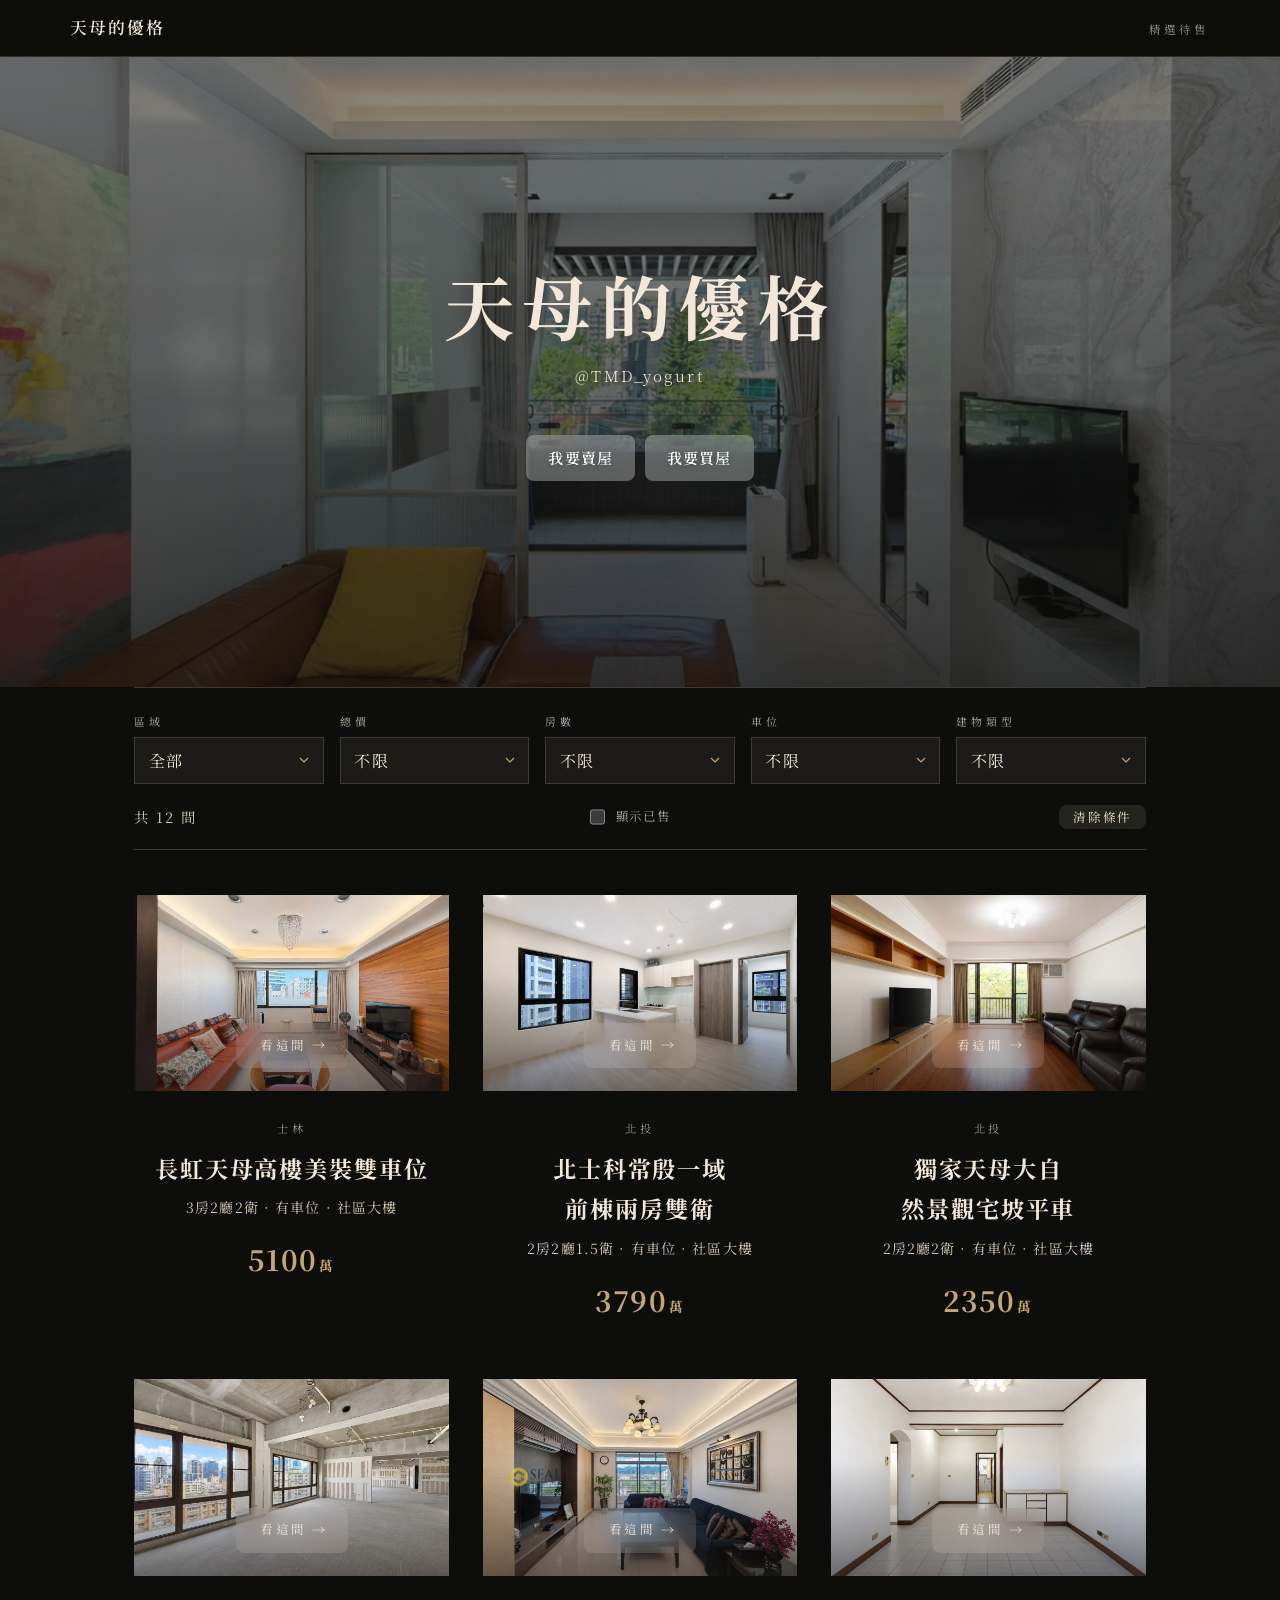
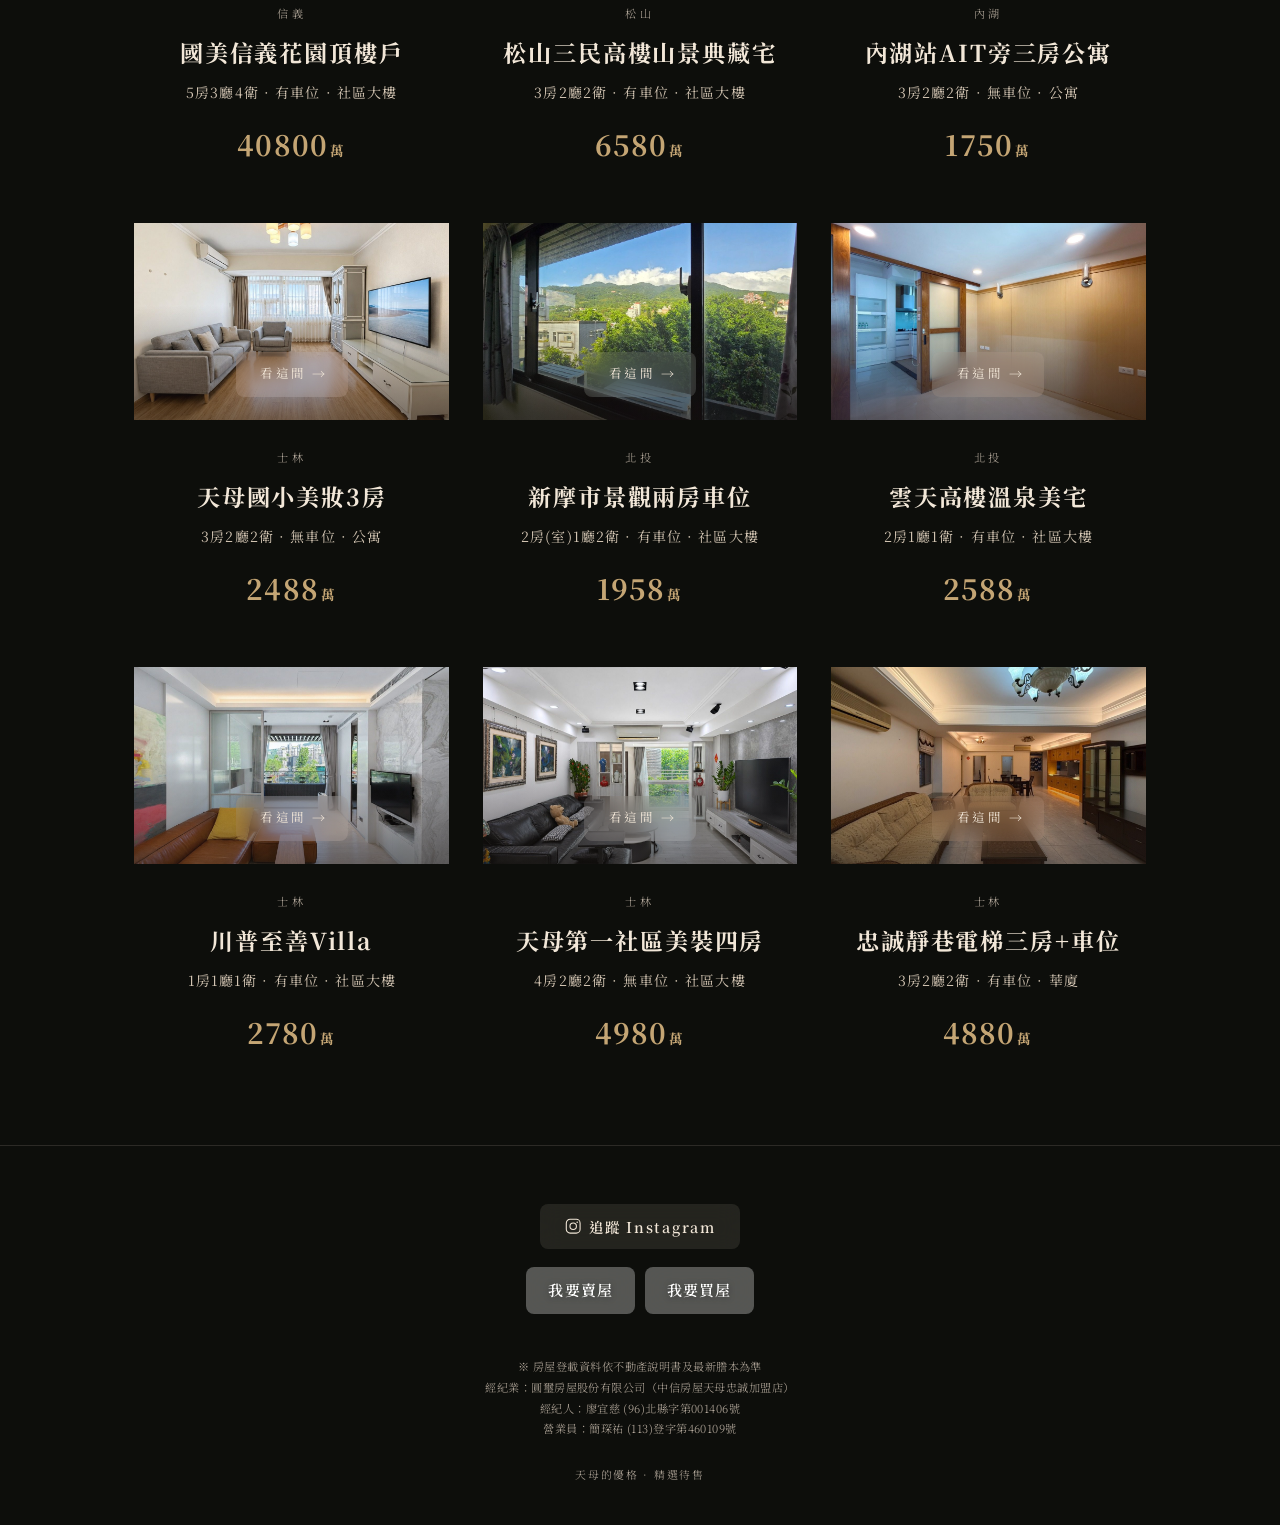
<file: index.html>
<!DOCTYPE html>
<html lang="zh-Hant">
<head>
  <meta charset="utf-8">
  <meta name="viewport" content="width=device-width, initial-scale=1, viewport-fit=cover">
  <title>精選待售案件｜天母的優格</title>
  <meta name="theme-color" content="#0d0e0b">
    <meta property="og:type" content="website">
  <meta property="og:title" content="精選待售案件｜天母的優格">
  <meta name="twitter:card" content="summary_large_image">
  <meta name="description" content="天母的優格精選待售案件">
  <meta property="og:description" content="天母的優格精選待售案件">
  <meta property="og:image" content="https://lohateve.github.io/assets/images/listings/changhong-tianmu/og.jpg">
  <meta name="twitter:image" content="https://lohateve.github.io/assets/images/listings/changhong-tianmu/og.jpg">
  <link rel="canonical" href="https://lohateve.github.io/">
  <meta property="og:url" content="https://lohateve.github.io/">
  <link rel="icon" href="assets/icons/favicon.svg" type="image/svg+xml">
  <link rel="preconnect" href="https://fonts.googleapis.com">
  <link rel="preconnect" href="https://fonts.gstatic.com" crossorigin>
  <link href="https://fonts.googleapis.com/css2?family=Noto+Serif+TC:wght@300;400;600;700&display=swap" rel="stylesheet">
  <link rel="stylesheet" href="assets/css/style.css?v=8adf3fb4">
  <script src="assets/js/filters.js" defer></script>
</head>
<body class="home">
  <a class="skip" href="#main">跳到主要內容</a>
  <header class="site-header">
    <a class="wordmark" href="index.html">天母的優格</a>
    <span class="header-tag">精選待售</span>
  </header>
  <main id="main">
    <section class="home-hero">
      <div class="home-hero-media" aria-hidden="true"><img src="assets/images/listings/zhishan-villa/photo-03.jpg" alt="" width="1920" height="1280"></div>
      <div class="home-hero-inner">
        <h1>天母的優格</h1>
        <p class="home-hero-handle">@TMD_yogurt</p>
    <nav class="form-actions cols-2 form-actions-hero" aria-label="我要賣屋與我要買屋">
      <a class="btn btn-ghost" href="https://docs.google.com/forms/d/e/1FAIpQLSfgd1Gr5Ier1Zw3FLSIcCSLkbBQtFWSE0MMMrSNYqtbVR_wrg/viewform" rel="noopener noreferrer" target="_blank">我要賣屋</a><a class="btn btn-ghost" href="https://docs.google.com/forms/d/e/1FAIpQLSfwgAmoFwXzCyb_sa5NgNKXgEsrNvfC2p3hT3B3Zudo0klbyQ/viewform" rel="noopener noreferrer" target="_blank">我要買屋</a>
    </nav>
      </div>
    </section>
    <section class="filter-bar" aria-label="篩選物件">
      <button class="filter-toggle" type="button" aria-expanded="false" aria-controls="filter-panel">
        <span>篩選</span><span class="filter-count" data-filter-count></span>
      </button>
      <form class="filter-panel" id="filter-panel" autocomplete="off">
        <label class="filter-field"><span>區域</span>
          <select name="area"><option value="">全部</option><option value="士林">士林</option><option value="北投">北投</option><option value="信義">信義</option><option value="松山">松山</option><option value="內湖">內湖</option></select>
        </label>
        <label class="filter-field"><span>總價</span>
          <select name="price">
            <option value="">不限</option>
            <option value="0-3000">3000萬以下</option>
            <option value="3000-5000">3000到5000萬</option>
            <option value="5000-8000">5000到8000萬</option>
            <option value="8000-">8000萬以上</option>
          </select>
        </label>
        <label class="filter-field"><span>房數</span>
          <select name="rooms">
            <option value="">不限</option>
            <option value="1">1房</option>
            <option value="2">2房</option>
            <option value="3">3房</option>
            <option value="4">4房以上</option>
          </select>
        </label>
        <label class="filter-field"><span>車位</span>
          <select name="parking">
            <option value="">不限</option>
            <option value="1">有車位</option>
            <option value="0">沒有車位</option>
          </select>
        </label>
        <label class="filter-field"><span>建物類型</span>
          <select name="buildingClass"><option value="">不限</option><option value="公寓">公寓</option><option value="華廈">華廈</option><option value="社區大樓">社區大樓</option></select>
        </label>
        <div class="filter-foot">
          <p class="filter-result" data-filter-result></p>
          <label class="check-sold"><input type="checkbox" id="show-sold" name="sold">顯示已售</label>
          <button class="filter-reset" type="reset">清除條件</button>
        </div>
      </form>
    </section>
    <section class="listings" id="listings" aria-live="polite">
      <a class="listing-card" data-listing href="listings/changhong-tianmu/index.html"
         data-area="士林" data-price="5100" data-rooms="3"
         data-parking="1" data-building-class="社區大樓" data-status="sale">
        <div class="card-photo"><img src="assets/images/listings/changhong-tianmu/photo-01.jpg" alt="客廳沙發區，窗邊採光" width="1600" height="1000"><span class="card-overlay" aria-hidden="true"><span class="card-cta">看這間 <i>→</i></span></span></div>
        <div class="card-meta">
          <p class="loc">士林</p>
          <h2>長虹天母高樓美裝雙車位</h2>
          <p class="sum">3房2廳2衛 · 有車位 · 社區大樓</p>
          <p class="card-price">5100<small>萬</small></p>
        </div>
      </a>
      <a class="listing-card" data-listing href="listings/changyin/index.html"
         data-area="北投" data-price="3790" data-rooms="2"
         data-parking="1" data-building-class="社區大樓" data-status="sale">
        <div class="card-photo"><img src="assets/images/listings/changyin/photo-01.jpg" alt="客廳餐廳與開放式廚房" width="1600" height="1000"><span class="card-overlay" aria-hidden="true"><span class="card-cta">看這間 <i>→</i></span></span></div>
        <div class="card-meta">
          <p class="loc">北投</p>
          <h2>北士科常殷一域前棟兩房雙衛</h2>
          <p class="sum">2房2廳1.5衛 · 有車位 · 社區大樓</p>
          <p class="card-price">3790<small>萬</small></p>
        </div>
      </a>
      <a class="listing-card" data-listing href="listings/daziran/index.html"
         data-area="北投" data-price="2350" data-rooms="2"
         data-parking="1" data-building-class="社區大樓" data-status="sale">
        <div class="card-photo"><img src="assets/images/listings/daziran/photo-01.jpg" alt="客廳望向陽台與山景" width="1600" height="1000"><span class="card-overlay" aria-hidden="true"><span class="card-cta">看這間 <i>→</i></span></span></div>
        <div class="card-meta">
          <p class="loc">北投</p>
          <h2>獨家天母大自然景觀宅坡平車</h2>
          <p class="sum">2房2廳2衛 · 有車位 · 社區大樓</p>
          <p class="card-price">2350<small>萬</small></p>
        </div>
      </a>
      <a class="listing-card" data-listing href="listings/guomei-xinyi/index.html"
         data-area="信義" data-price="40800" data-rooms="5"
         data-parking="1" data-building-class="社區大樓" data-status="sale">
        <div class="card-photo"><img src="assets/images/listings/guomei-xinyi/photo-01.jpg" alt="毛胚客廳區，窗外有城市景觀" width="1600" height="1000"><span class="card-overlay" aria-hidden="true"><span class="card-cta">看這間 <i>→</i></span></span></div>
        <div class="card-meta">
          <p class="loc">信義</p>
          <h2>國美信義花園頂樓戶</h2>
          <p class="sum">5房3廳4衛 · 有車位 · 社區大樓</p>
          <p class="card-price">40800<small>萬</small></p>
        </div>
      </a>
      <a class="listing-card" data-listing href="listings/jianan/index.html"
         data-area="松山" data-price="6580" data-rooms="3"
         data-parking="1" data-building-class="社區大樓" data-status="sale">
        <div class="card-photo"><img src="assets/images/listings/jianan/photo-01.jpg" alt="客廳看出去，陽明山就在窗外" width="1600" height="1000"><span class="card-overlay" aria-hidden="true"><span class="card-cta">看這間 <i>→</i></span></span></div>
        <div class="card-meta">
          <p class="loc">松山</p>
          <h2>松山三民高樓山景典藏宅</h2>
          <p class="sum">3房2廳2衛 · 有車位 · 社區大樓</p>
          <p class="card-price">6580<small>萬</small></p>
        </div>
      </a>
      <a class="listing-card" data-listing href="listings/jinhu/index.html"
         data-area="內湖" data-price="1750" data-rooms="3"
         data-parking="0" data-building-class="公寓" data-status="sale">
        <div class="card-photo"><img src="assets/images/listings/jinhu/photo-01.jpg" alt="客廳與磁磚地板" width="1600" height="1000"><span class="card-overlay" aria-hidden="true"><span class="card-cta">看這間 <i>→</i></span></span></div>
        <div class="card-meta">
          <p class="loc">內湖</p>
          <h2>內湖站AIT旁三房公寓</h2>
          <p class="sum">3房2廳2衛 · 無車位 · 公寓</p>
          <p class="card-price">1750<small>萬</small></p>
        </div>
      </a>
      <a class="listing-card" data-listing href="listings/tianmu-guoxiao/index.html"
         data-area="士林" data-price="2488" data-rooms="3"
         data-parking="0" data-building-class="公寓" data-status="sale">
        <div class="card-photo"><img src="assets/images/listings/tianmu-guoxiao/photo-01.jpg" alt="客廳沙發區與電視牆" width="1600" height="1000"><span class="card-overlay" aria-hidden="true"><span class="card-cta">看這間 <i>→</i></span></span></div>
        <div class="card-meta">
          <p class="loc">士林</p>
          <h2>天母國小美妝3房</h2>
          <p class="sum">3房2廳2衛 · 無車位 · 公寓</p>
          <p class="card-price">2488<small>萬</small></p>
        </div>
      </a>
      <a class="listing-card" data-listing href="listings/xinmoshi/index.html"
         data-area="北投" data-price="1958" data-rooms="2"
         data-parking="1" data-building-class="社區大樓" data-status="sale">
        <div class="card-photo"><img src="assets/images/listings/xinmoshi/photo-01.jpg" alt="窗邊看出去，整片山跟樹" width="1600" height="1000"><span class="card-overlay" aria-hidden="true"><span class="card-cta">看這間 <i>→</i></span></span></div>
        <div class="card-meta">
          <p class="loc">北投</p>
          <h2>新摩市景觀兩房車位</h2>
          <p class="sum">2房(室)1廳2衛 · 有車位 · 社區大樓</p>
          <p class="card-price">1958<small>萬</small></p>
        </div>
      </a>
      <a class="listing-card" data-listing href="listings/yuntian/index.html"
         data-area="北投" data-price="2588" data-rooms="2"
         data-parking="1" data-building-class="社區大樓" data-status="sale">
        <div class="card-photo"><img src="assets/images/listings/yuntian/photo-01.jpg" alt="客廳" width="1600" height="1000"><span class="card-overlay" aria-hidden="true"><span class="card-cta">看這間 <i>→</i></span></span></div>
        <div class="card-meta">
          <p class="loc">北投</p>
          <h2>雲天高樓溫泉美宅</h2>
          <p class="sum">2房1廳1衛 · 有車位 · 社區大樓</p>
          <p class="card-price">2588<small>萬</small></p>
        </div>
      </a>
      <a class="listing-card" data-listing href="listings/zhishan-villa/index.html"
         data-area="士林" data-price="2780" data-rooms="1"
         data-parking="1" data-building-class="社區大樓" data-status="sale">
        <div class="card-photo"><img src="assets/images/listings/zhishan-villa/photo-03.jpg" alt="客廳望向陽台與山景" width="1600" height="1000"><span class="card-overlay" aria-hidden="true"><span class="card-cta">看這間 <i>→</i></span></span></div>
        <div class="card-meta">
          <p class="loc">士林</p>
          <h2>川普至善Villa</h2>
          <p class="sum">1房1廳1衛 · 有車位 · 社區大樓</p>
          <p class="card-price">2780<small>萬</small></p>
        </div>
      </a>
      <a class="listing-card" data-listing href="listings/zhongcheng/index.html"
         data-area="士林" data-price="4980" data-rooms="4"
         data-parking="0" data-building-class="社區大樓" data-status="sale">
        <div class="card-photo"><img src="assets/images/listings/zhongcheng/photo-01.jpg" alt="客廳望向陽台，窗外一片綠" width="1600" height="1000"><span class="card-overlay" aria-hidden="true"><span class="card-cta">看這間 <i>→</i></span></span></div>
        <div class="card-meta">
          <p class="loc">士林</p>
          <h2>天母第一社區美裝四房</h2>
          <p class="sum">4房2廳2衛 · 無車位 · 社區大樓</p>
          <p class="card-price">4980<small>萬</small></p>
        </div>
      </a>
      <a class="listing-card" data-listing href="listings/zhongjing/index.html"
         data-area="士林" data-price="4880" data-rooms="3"
         data-parking="1" data-building-class="華廈" data-status="sale">
        <div class="card-photo"><img src="assets/images/listings/zhongjing/photo-01.jpg" alt="客廳望向餐廳與廚房" width="1600" height="1000"><span class="card-overlay" aria-hidden="true"><span class="card-cta">看這間 <i>→</i></span></span></div>
        <div class="card-meta">
          <p class="loc">士林</p>
          <h2>忠誠靜巷電梯三房+車位</h2>
          <p class="sum">3房2廳2衛 · 有車位 · 華廈</p>
          <p class="card-price">4880<small>萬</small></p>
        </div>
      </a>
      <p class="empty-listings filter-empty" hidden>沒有符合條件的物件　換個條件看看</p>
    </section>
  </main>

  <footer class="site-footer">
    <div class="ig-cta ig-cta-footer">
      <a class="btn btn-ig-follow" href="https://www.instagram.com/TMD_yogurt/" rel="noopener noreferrer" target="_blank"><svg class="ig-icon" viewBox="0 0 24 24" aria-hidden="true">
  <rect x="3" y="3" width="18" height="18" rx="5" fill="none" stroke="currentColor" stroke-width="1.4"/>
  <circle cx="12" cy="12" r="4.2" fill="none" stroke="currentColor" stroke-width="1.4"/>
  <circle cx="17.2" cy="6.8" r="1" fill="currentColor"/>
</svg><span>追蹤 Instagram</span></a>
    </div>

    <nav class="form-actions cols-2 form-actions-footer" aria-label="我要賣屋與我要買屋">
      <a class="btn btn-ghost" href="https://docs.google.com/forms/d/e/1FAIpQLSfgd1Gr5Ier1Zw3FLSIcCSLkbBQtFWSE0MMMrSNYqtbVR_wrg/viewform" rel="noopener noreferrer" target="_blank">我要賣屋</a><a class="btn btn-ghost" href="https://docs.google.com/forms/d/e/1FAIpQLSfwgAmoFwXzCyb_sa5NgNKXgEsrNvfC2p3hT3B3Zudo0klbyQ/viewform" rel="noopener noreferrer" target="_blank">我要買屋</a>
    </nav>

    <div class="legal">
      <p>※ 房屋登載資料依不動產說明書及最新謄本為準</p>
<p>經紀業：圓璽房屋股份有限公司（中信房屋天母忠誠加盟店）</p>
<p>經紀人：廖宜慈 (96)北縣字第001406號</p>
<p>營業員：簡琛祐 (113)登字第460109號</p>
    </div>
    <p class="copyright">天母的優格 · 精選待售</p>
  </footer>
</body>
</html>
</file>
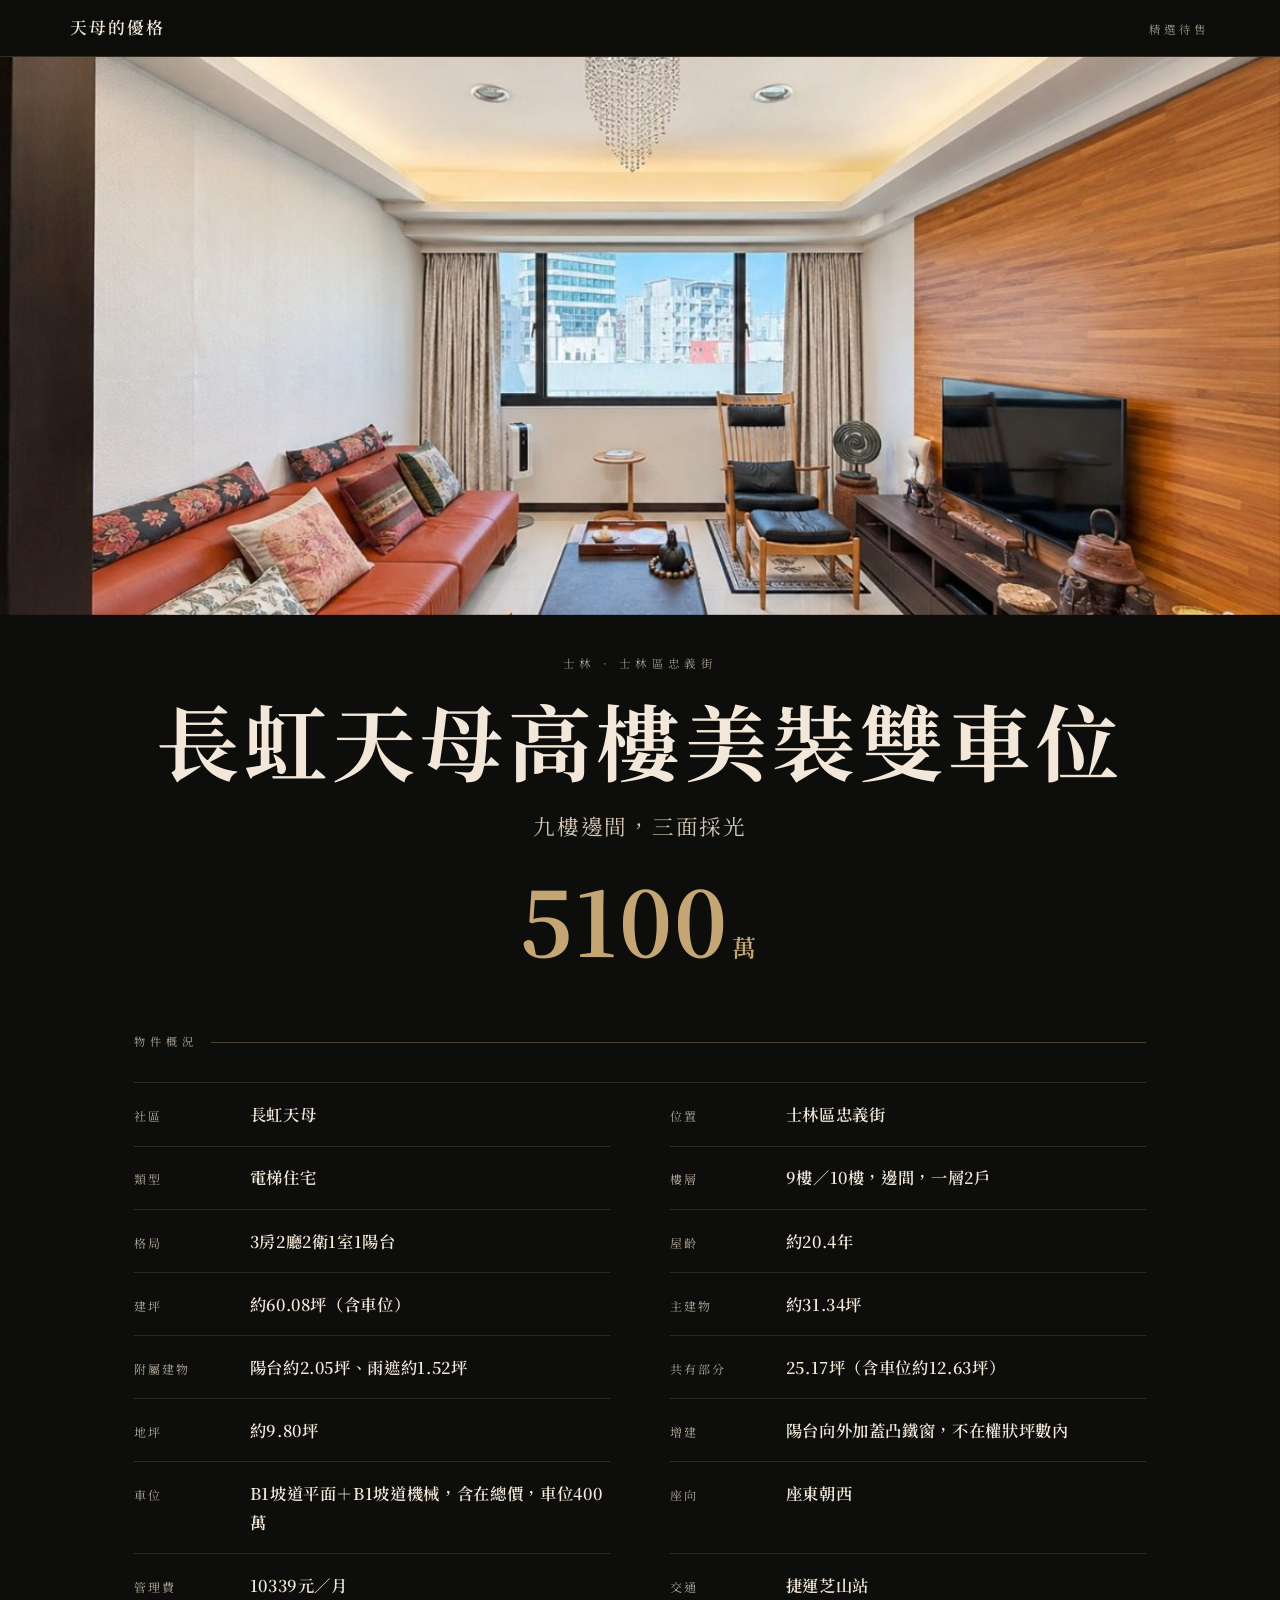
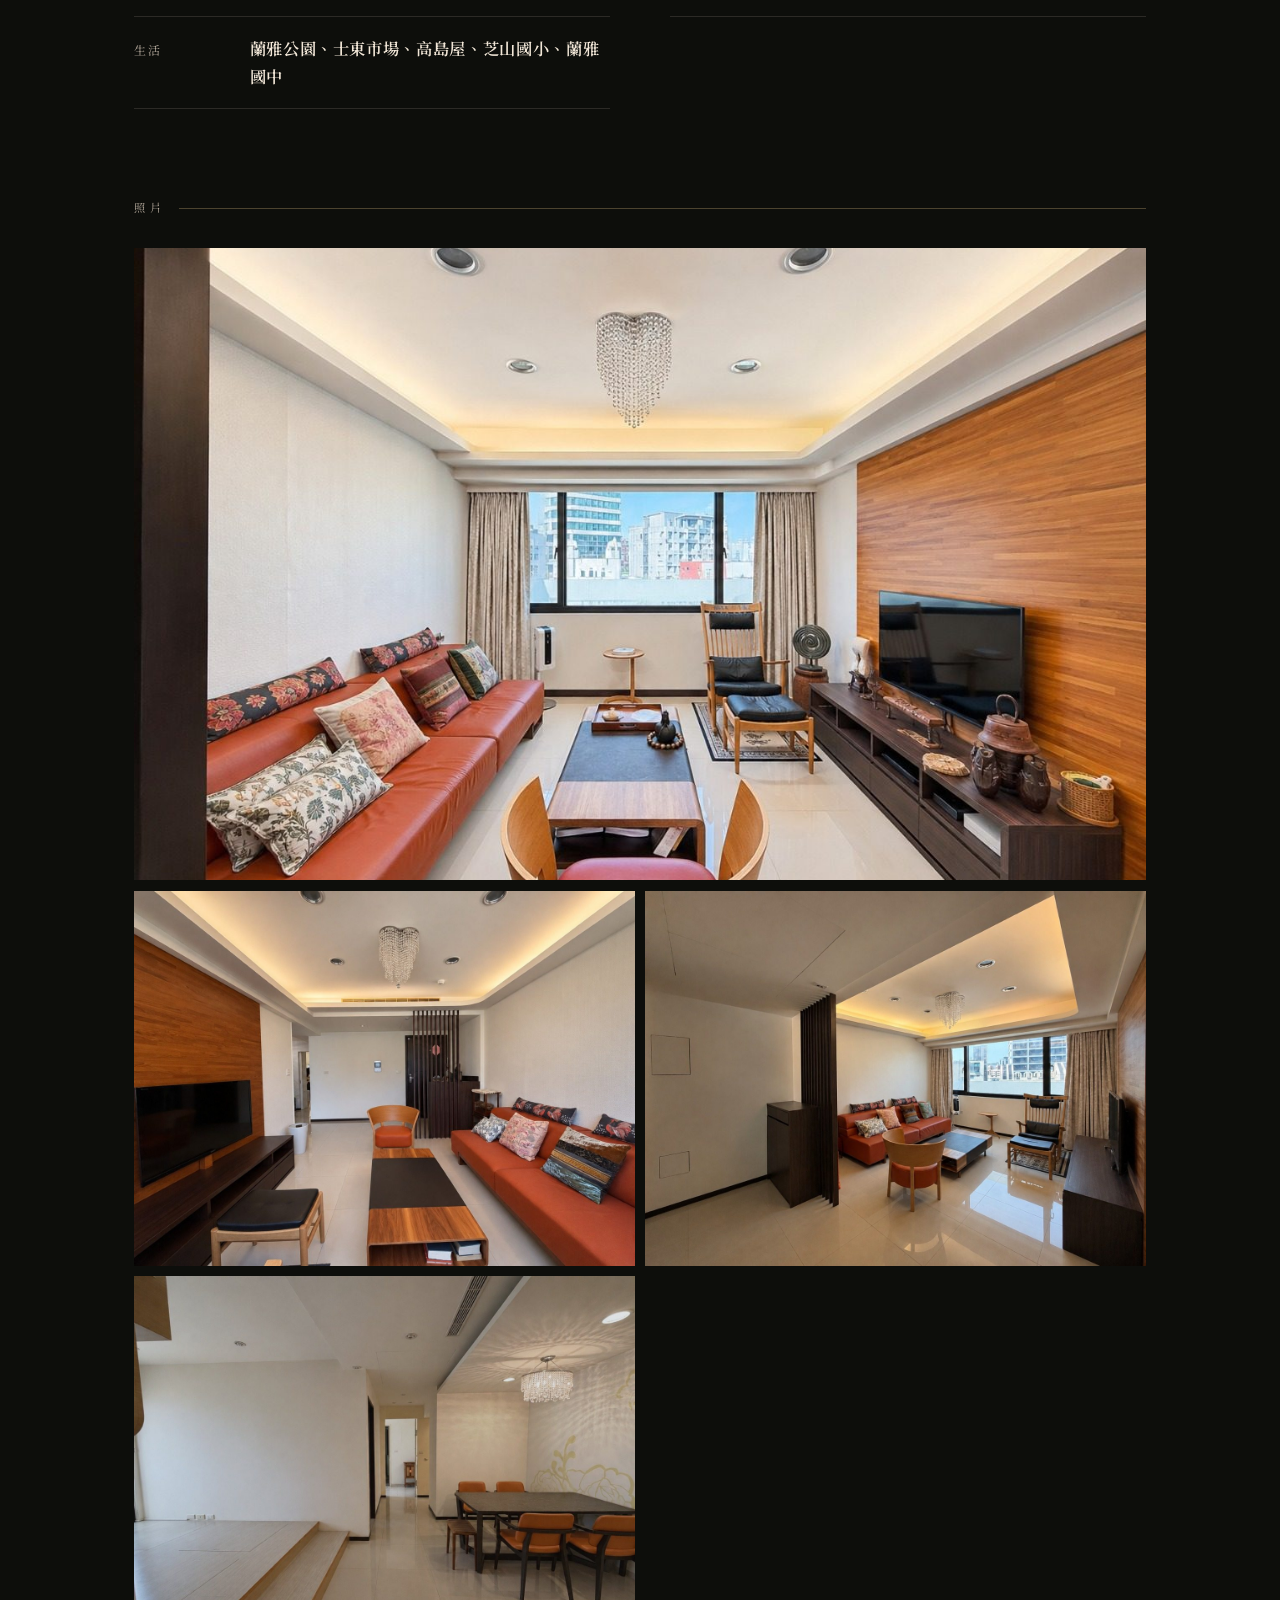
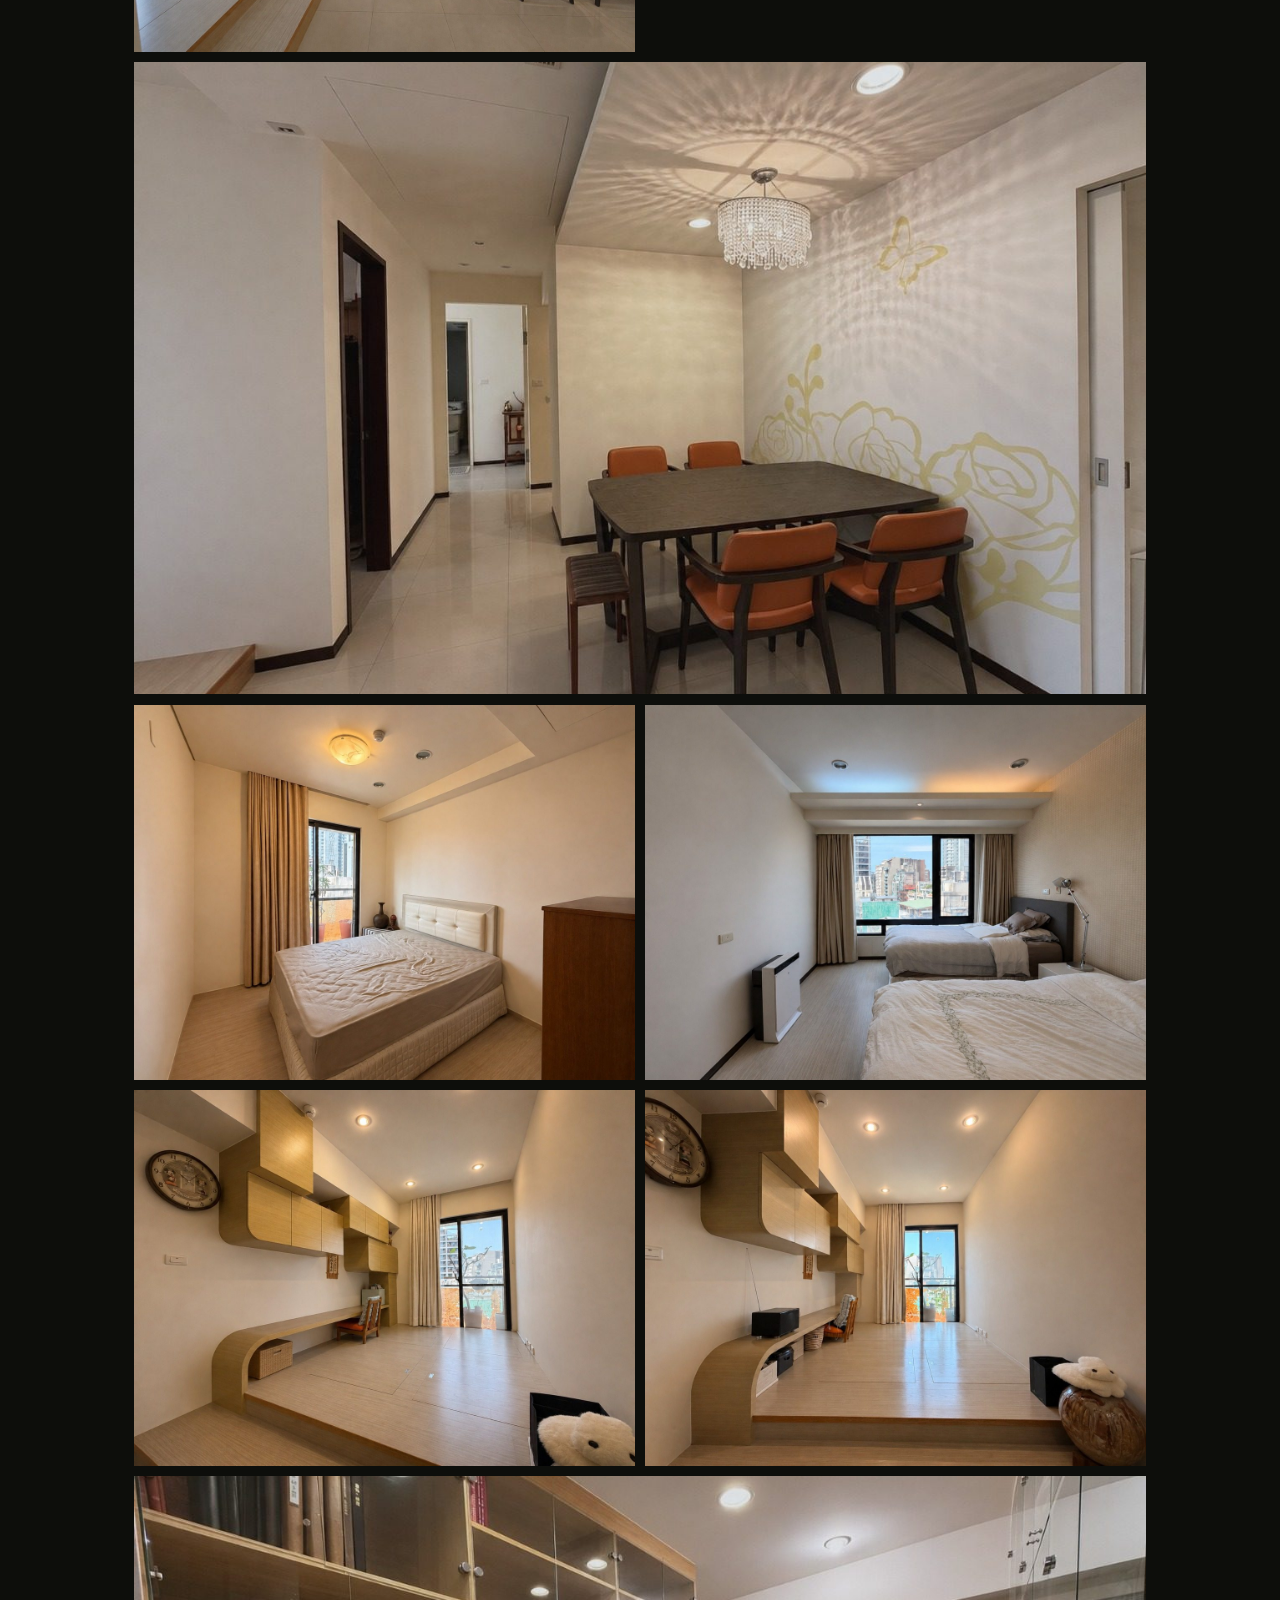
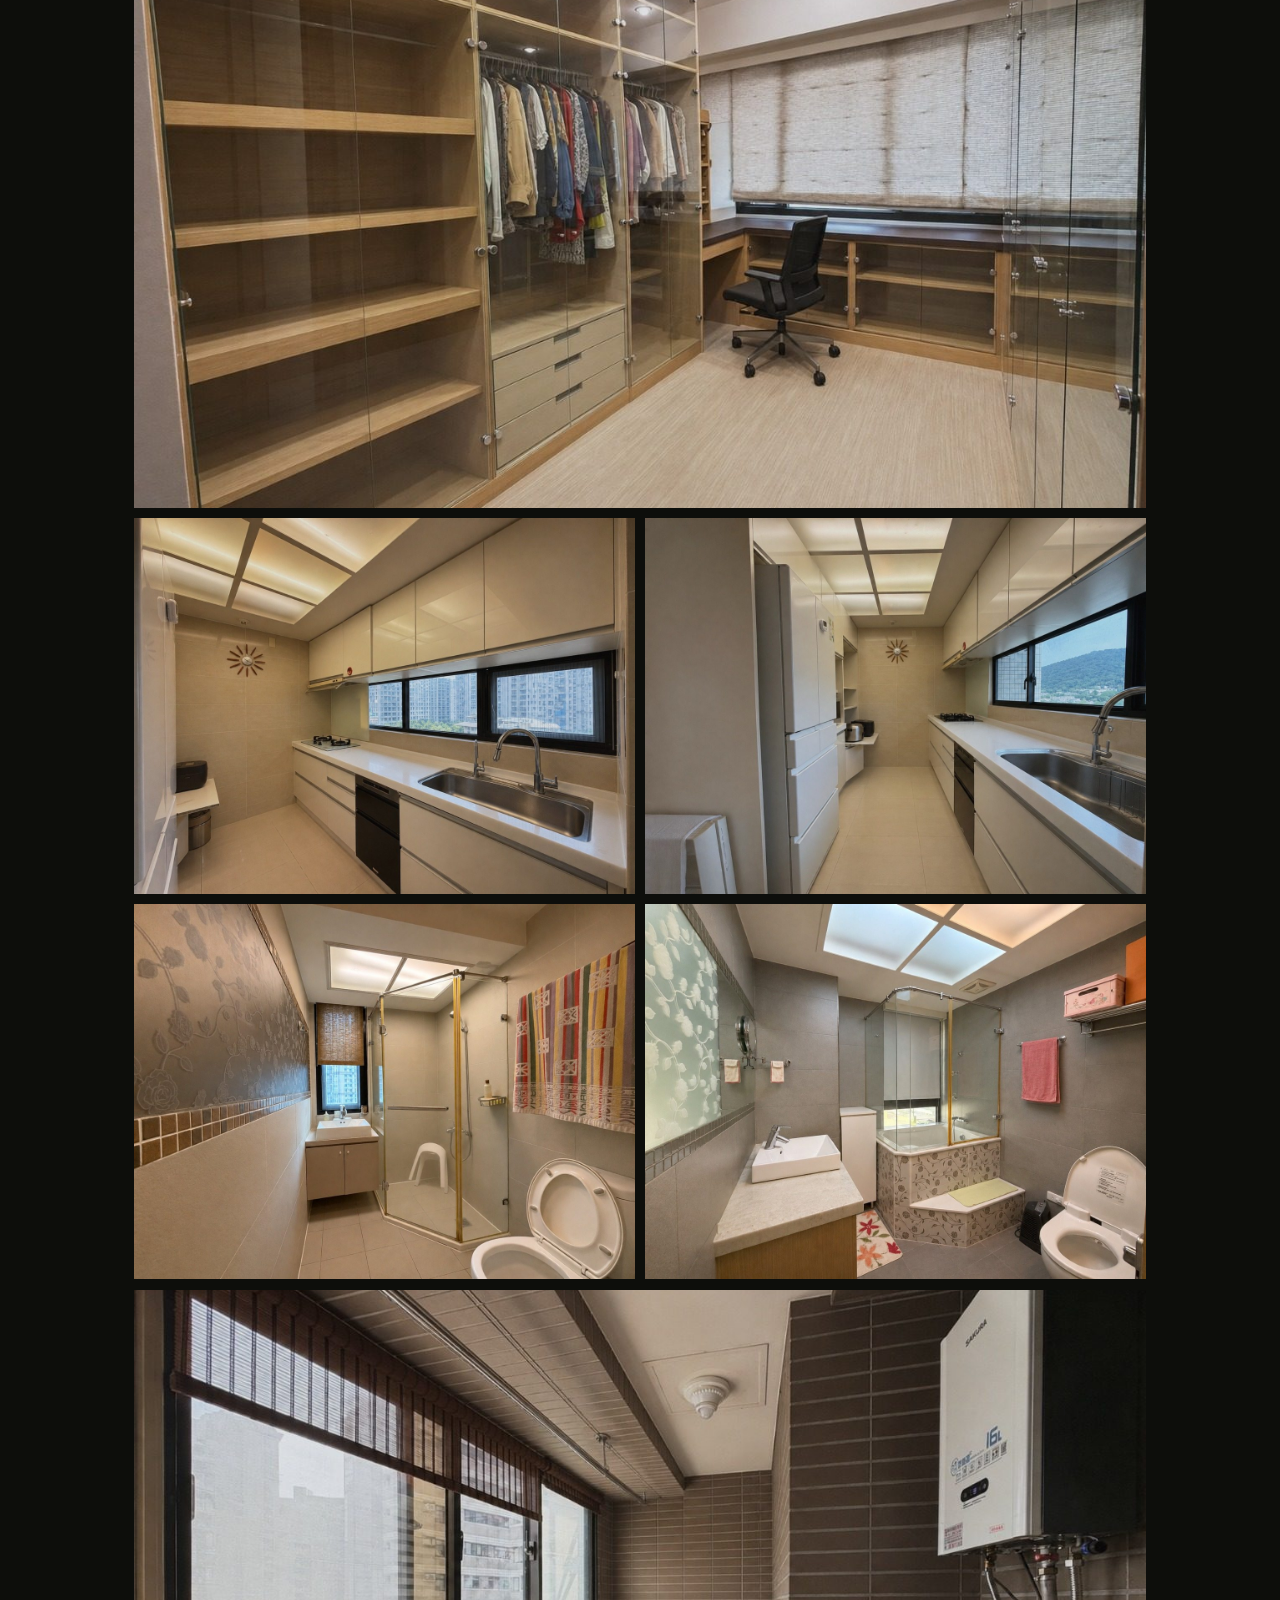
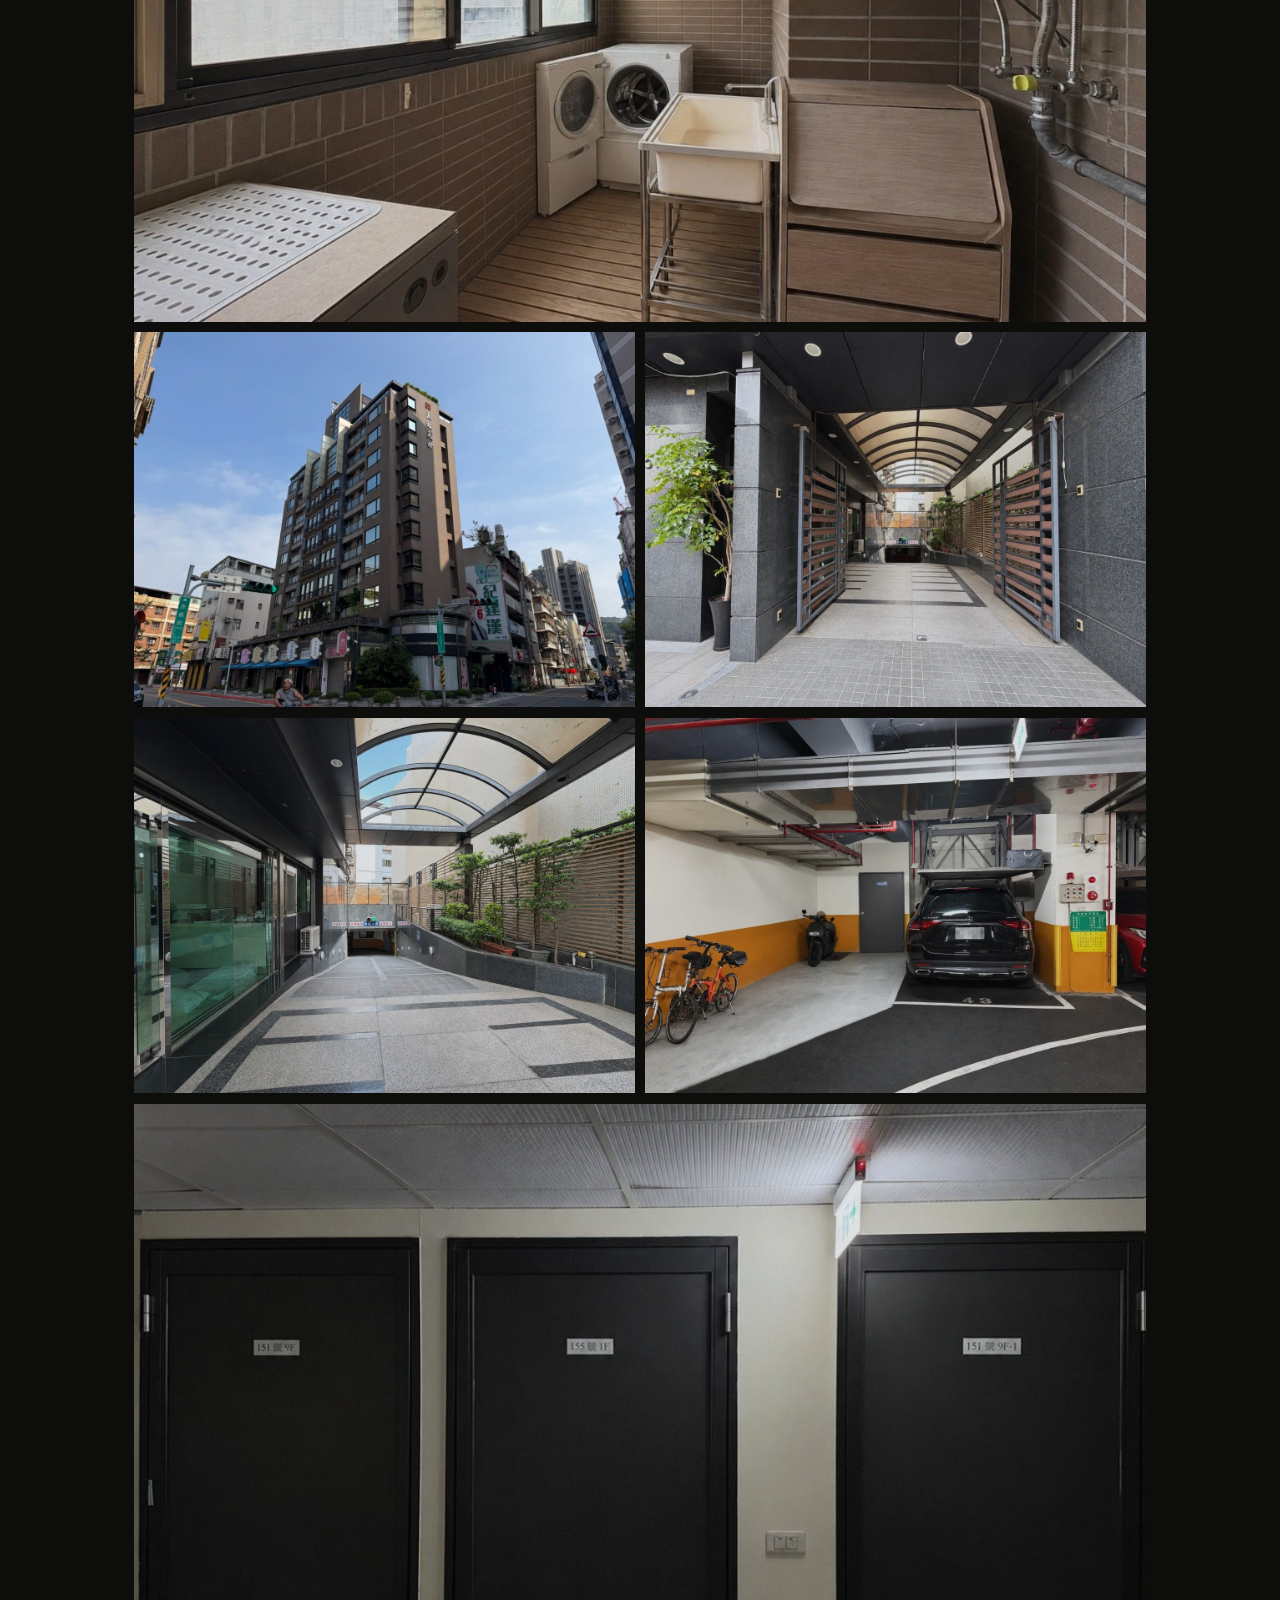
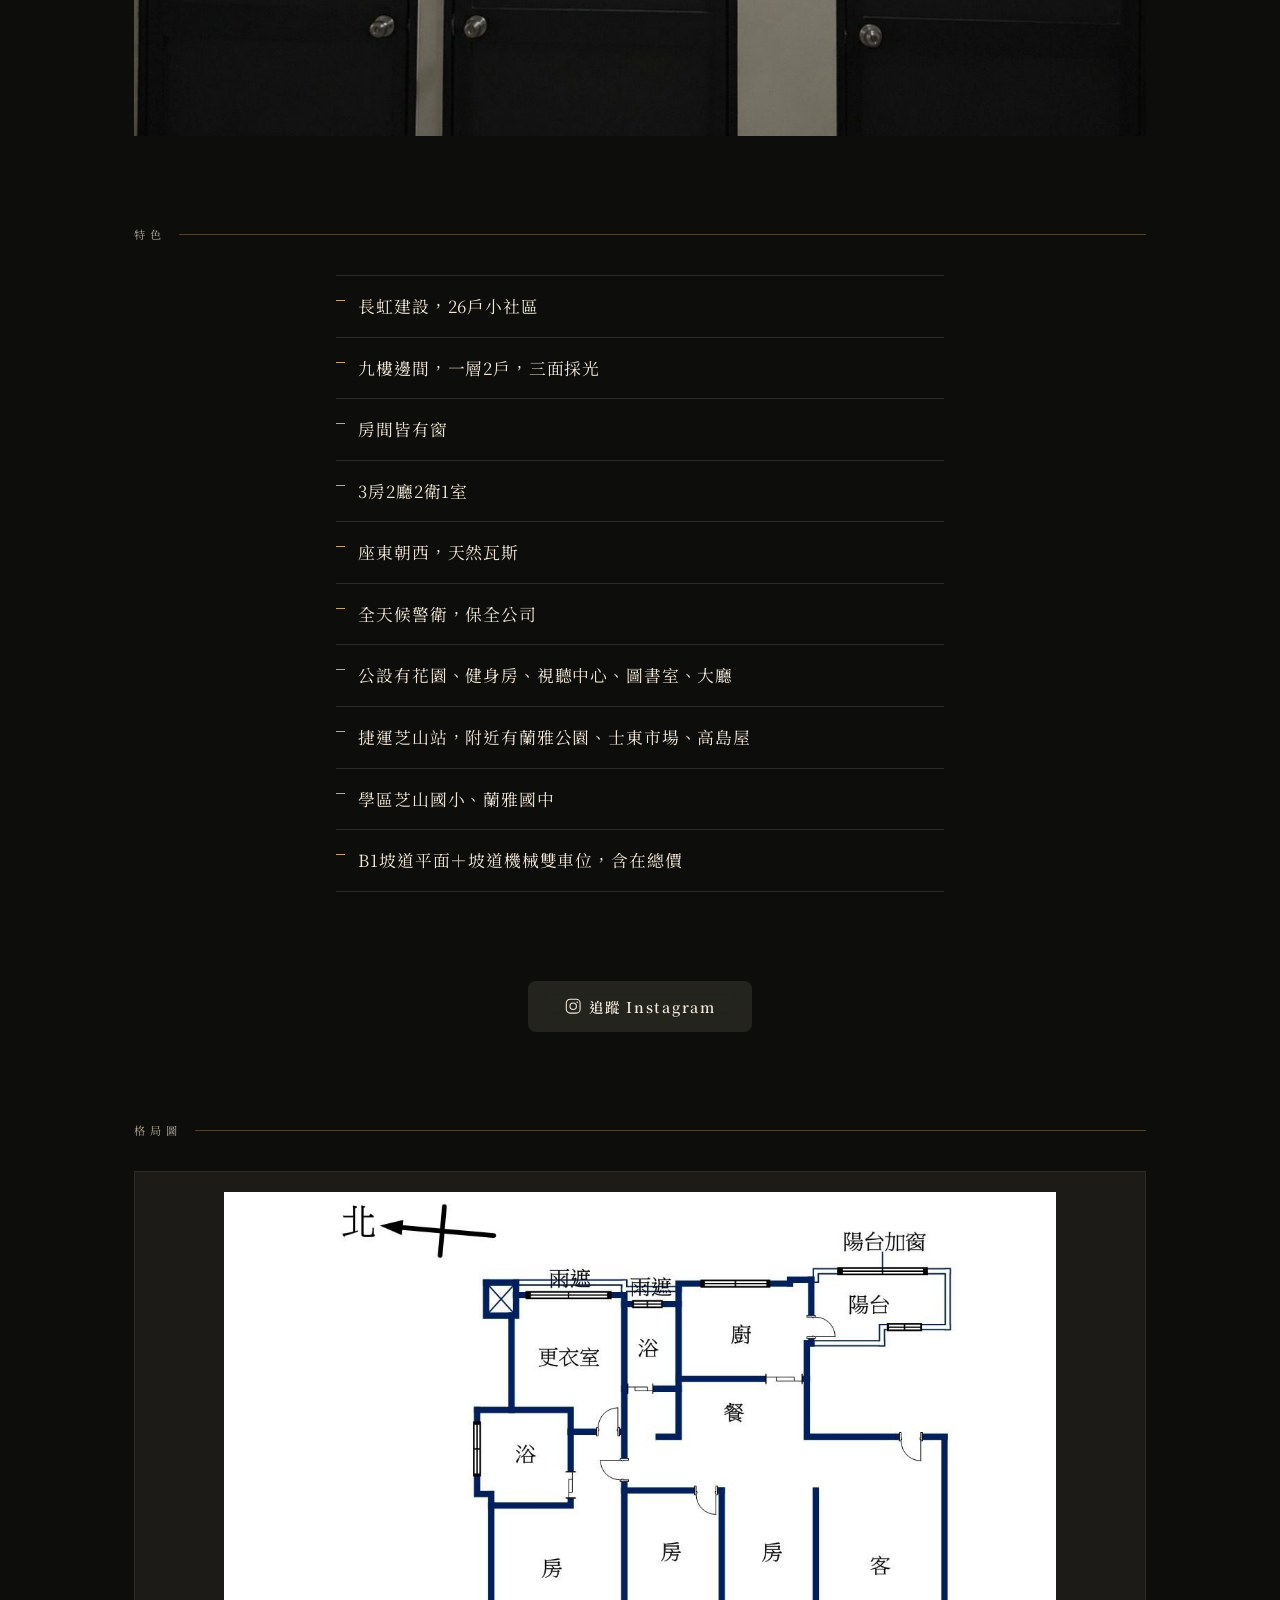
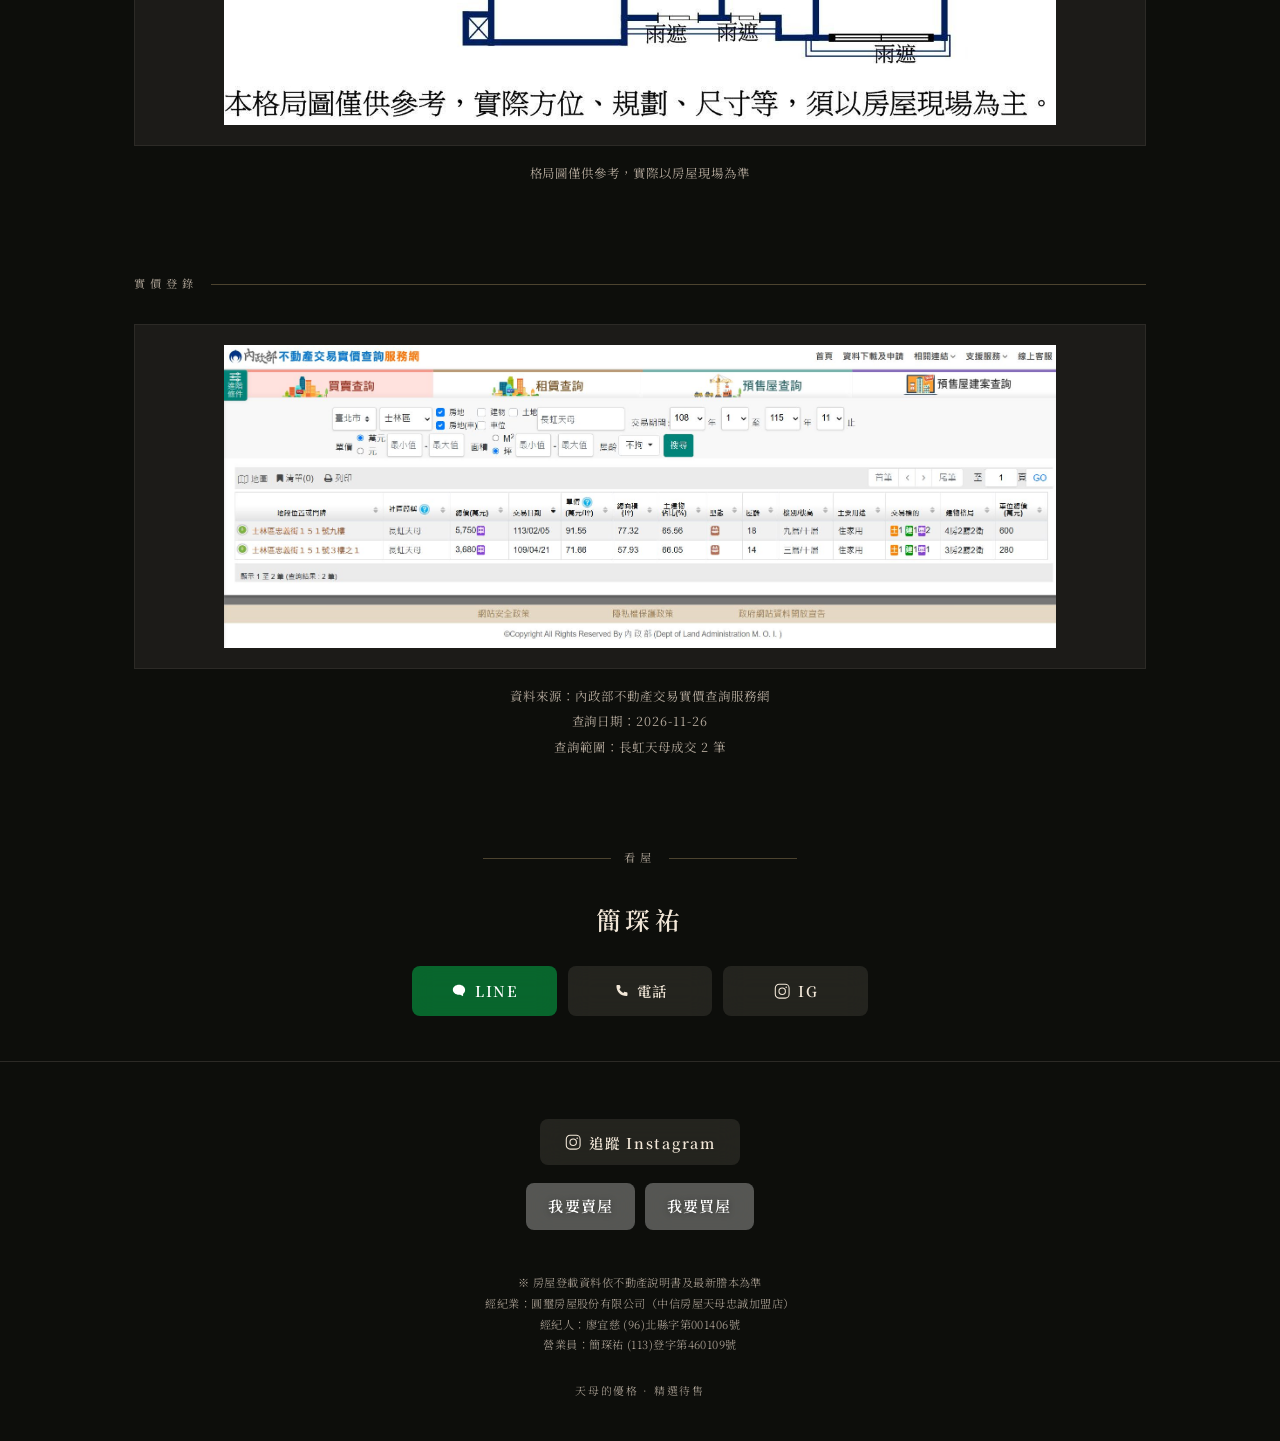
<file: listings/changhong-tianmu/index.html>
<!DOCTYPE html>
<html lang="zh-Hant">
<head>
  <meta charset="utf-8">
  <meta name="viewport" content="width=device-width, initial-scale=1, viewport-fit=cover">
  <title>長虹天母高樓美裝雙車位｜天母的優格</title>
  <meta name="theme-color" content="#0d0e0b">
    <meta property="og:type" content="website">
  <meta property="og:title" content="長虹天母高樓美裝雙車位｜天母的優格">
  <meta name="twitter:card" content="summary_large_image">
  <meta name="description" content="士林區忠義街 長虹天母 3房2廳2衛 開價5100萬 含雙車位">
  <meta property="og:description" content="士林區忠義街 長虹天母 3房2廳2衛 開價5100萬 含雙車位">
  <meta property="og:image" content="https://lohateve.github.io/assets/images/listings/changhong-tianmu/og.jpg">
  <meta name="twitter:image" content="https://lohateve.github.io/assets/images/listings/changhong-tianmu/og.jpg">
  <link rel="canonical" href="https://lohateve.github.io/listings/changhong-tianmu/">
  <meta property="og:url" content="https://lohateve.github.io/listings/changhong-tianmu/">
  <link rel="icon" href="../../assets/icons/favicon.svg" type="image/svg+xml">
  <link rel="preconnect" href="https://fonts.googleapis.com">
  <link rel="preconnect" href="https://fonts.gstatic.com" crossorigin>
  <link href="https://fonts.googleapis.com/css2?family=Noto+Serif+TC:wght@300;400;600;700&display=swap" rel="stylesheet">
  <link rel="stylesheet" href="../../assets/css/style.css?v=8adf3fb4">
  <script src="../../assets/js/gallery.js" defer></script>
</head>
<body class="listing-page has-cta">
  <a class="skip" href="#main">跳到主要內容</a>
  <header class="site-header">
    <a class="wordmark" href="../../index.html">天母的優格</a>
    <span class="header-tag">精選待售</span>
  </header>
  <main id="main">
    <figure class="hero reveal"><a href="../../assets/images/listings/changhong-tianmu/photo-01.jpg" data-gallery data-caption="客廳沙發區，窗邊採光"><img src="../../assets/images/listings/changhong-tianmu/photo-01.jpg" alt="客廳沙發區，窗邊採光" width="1600" height="1066" fetchpriority="high"></a></figure>
    <section class="title-block reveal">
      <p class="eyebrow">士林 · 士林區忠義街</p>
      <h1>長虹天母高樓美裝雙車位</h1>
      <p class="lead">九樓邊間，三面採光</p>
      <p class="price"><span class="num">5100</span><span class="unit">萬</span></p>
    </section>
    <section class="section" id="specs">
      <h2 class="section-title">物件概況</h2>
      <dl class="specs-grid"><div><dt>社區</dt><dd>長虹天母</dd></div><div><dt>位置</dt><dd>士林區忠義街</dd></div><div><dt>類型</dt><dd>電梯住宅</dd></div><div><dt>樓層</dt><dd>9樓／10樓，邊間，一層2戶</dd></div><div><dt>格局</dt><dd>3房2廳2衛1室1陽台</dd></div><div><dt>屋齡</dt><dd>約20.4年</dd></div><div><dt>建坪</dt><dd>約60.08坪（含車位）</dd></div><div><dt>主建物</dt><dd>約31.34坪</dd></div><div><dt>附屬建物</dt><dd>陽台約2.05坪、雨遮約1.52坪</dd></div><div><dt>共有部分</dt><dd>25.17坪（含車位約12.63坪）</dd></div><div><dt>地坪</dt><dd>約9.80坪</dd></div><div><dt>增建</dt><dd>陽台向外加蓋凸鐵窗，不在權狀坪數內</dd></div><div><dt>車位</dt><dd>B1坡道平面＋B1坡道機械，含在總價，車位400萬</dd></div><div><dt>座向</dt><dd>座東朝西</dd></div><div><dt>管理費</dt><dd>10339元／月</dd></div><div><dt>交通</dt><dd>捷運芝山站</dd></div><div><dt>生活</dt><dd>蘭雅公園、士東市場、高島屋、芝山國小、蘭雅國中</dd></div></dl>
    </section>
    <section class="section" id="photos">
      <h2 class="section-title">照片</h2>
      <div class="gallery-grid">
        <a class="span-2 wide" href="../../assets/images/listings/changhong-tianmu/photo-01.jpg" data-gallery data-caption="客廳沙發區，窗邊採光"><img src="../../assets/images/listings/changhong-tianmu/photo-01.jpg" alt="客廳沙發區，窗邊採光" width="1600" height="1066" loading="eager"></a><a href="../../assets/images/listings/changhong-tianmu/photo-02.jpg" data-gallery data-caption="客廳望向餐廳"><img src="../../assets/images/listings/changhong-tianmu/photo-02.jpg" alt="客廳望向餐廳" width="1600" height="1066" loading="eager"></a><a href="../../assets/images/listings/changhong-tianmu/photo-03.jpg" data-gallery data-caption="客廳另一側"><img src="../../assets/images/listings/changhong-tianmu/photo-03.jpg" alt="客廳另一側" width="1600" height="1066" loading="lazy"></a><a href="../../assets/images/listings/changhong-tianmu/photo-04.jpg" data-gallery data-caption="從客廳望向餐廳"><img src="../../assets/images/listings/changhong-tianmu/photo-04.jpg" alt="從客廳望向餐廳" width="1600" height="1066" loading="lazy"></a><a class="span-2 wide" href="../../assets/images/listings/changhong-tianmu/photo-05.jpg" data-gallery data-caption="餐廳"><img src="../../assets/images/listings/changhong-tianmu/photo-05.jpg" alt="餐廳" width="1600" height="1066" loading="lazy"></a><a href="../../assets/images/listings/changhong-tianmu/photo-06.jpg" data-gallery data-caption="主臥"><img src="../../assets/images/listings/changhong-tianmu/photo-06.jpg" alt="主臥" width="1600" height="1066" loading="lazy"></a><a href="../../assets/images/listings/changhong-tianmu/photo-07.jpg" data-gallery data-caption="臥室，窗邊採光"><img src="../../assets/images/listings/changhong-tianmu/photo-07.jpg" alt="臥室，窗邊採光" width="1600" height="1066" loading="lazy"></a><a href="../../assets/images/listings/changhong-tianmu/photo-08.jpg" data-gallery data-caption="房間，窗邊有臥榻"><img src="../../assets/images/listings/changhong-tianmu/photo-08.jpg" alt="房間，窗邊有臥榻" width="1600" height="1066" loading="lazy"></a><a href="../../assets/images/listings/changhong-tianmu/photo-09.jpg" data-gallery data-caption="房間臥榻與收納"><img src="../../assets/images/listings/changhong-tianmu/photo-09.jpg" alt="房間臥榻與收納" width="1600" height="1066" loading="lazy"></a><a class="span-2 wide" href="../../assets/images/listings/changhong-tianmu/photo-10.jpg" data-gallery data-caption="更衣室與書桌"><img src="../../assets/images/listings/changhong-tianmu/photo-10.jpg" alt="更衣室與書桌" width="1600" height="1066" loading="lazy"></a><a href="../../assets/images/listings/changhong-tianmu/photo-11.jpg" data-gallery data-caption="廚房"><img src="../../assets/images/listings/changhong-tianmu/photo-11.jpg" alt="廚房" width="1600" height="1066" loading="lazy"></a><a href="../../assets/images/listings/changhong-tianmu/photo-12.jpg" data-gallery data-caption="廚房另一側，窗外有山"><img src="../../assets/images/listings/changhong-tianmu/photo-12.jpg" alt="廚房另一側，窗外有山" width="1600" height="1066" loading="lazy"></a><a href="../../assets/images/listings/changhong-tianmu/photo-13.jpg" data-gallery data-caption="衛浴"><img src="../../assets/images/listings/changhong-tianmu/photo-13.jpg" alt="衛浴" width="1600" height="1066" loading="lazy"></a><a href="../../assets/images/listings/changhong-tianmu/photo-14.jpg" data-gallery data-caption="衛浴乾濕分離"><img src="../../assets/images/listings/changhong-tianmu/photo-14.jpg" alt="衛浴乾濕分離" width="1600" height="1066" loading="lazy"></a><a class="span-2 wide" href="../../assets/images/listings/changhong-tianmu/photo-15.jpg" data-gallery data-caption="工作陽台"><img src="../../assets/images/listings/changhong-tianmu/photo-15.jpg" alt="工作陽台" width="1600" height="1066" loading="lazy"></a><a href="../../assets/images/listings/changhong-tianmu/photo-16.jpg" data-gallery data-caption="長虹天母社區外觀"><img src="../../assets/images/listings/changhong-tianmu/photo-16.jpg" alt="長虹天母社區外觀" width="1600" height="1066" loading="lazy"></a><a href="../../assets/images/listings/changhong-tianmu/photo-17.jpg" data-gallery data-caption="社區入口走道"><img src="../../assets/images/listings/changhong-tianmu/photo-17.jpg" alt="社區入口走道" width="1600" height="1066" loading="lazy"></a><a href="../../assets/images/listings/changhong-tianmu/photo-18.jpg" data-gallery data-caption="社區坡道往地下室"><img src="../../assets/images/listings/changhong-tianmu/photo-18.jpg" alt="社區坡道往地下室" width="1600" height="1066" loading="lazy"></a><a href="../../assets/images/listings/changhong-tianmu/photo-19.jpg" data-gallery data-caption="地下停車空間，坡道平面與機械車位"><img src="../../assets/images/listings/changhong-tianmu/photo-19.jpg" alt="地下停車空間，坡道平面與機械車位" width="1600" height="1066" loading="lazy"></a><a class="span-2 wide" href="../../assets/images/listings/changhong-tianmu/photo-20.jpg" data-gallery data-caption="地下室置物櫃"><img src="../../assets/images/listings/changhong-tianmu/photo-20.jpg" alt="地下室置物櫃" width="1600" height="1066" loading="lazy"></a>
      </div>
    </section>
    <section class="section" id="features">
      <h2 class="section-title">特色</h2>
      <ul class="feature-list"><li>長虹建設，26戶小社區</li><li>九樓邊間，一層2戶，三面採光</li><li>房間皆有窗</li><li>3房2廳2衛1室</li><li>座東朝西，天然瓦斯</li><li>全天候警衛，保全公司</li><li>公設有花園、健身房、視聽中心、圖書室、大廳</li><li>捷運芝山站，附近有蘭雅公園、士東市場、高島屋</li><li>學區芝山國小、蘭雅國中</li><li>B1坡道平面＋坡道機械雙車位，含在總價</li></ul>
    </section>
    <section class="section ig-cta ig-cta-mid" id="instagram-follow" aria-label="追蹤 Instagram">
      <a class="btn btn-ig-follow" href="https://www.instagram.com/TMD_yogurt/" rel="noopener noreferrer" target="_blank"><svg class="ig-icon" viewBox="0 0 24 24" aria-hidden="true">
  <rect x="3" y="3" width="18" height="18" rx="5" fill="none" stroke="currentColor" stroke-width="1.4"/>
  <circle cx="12" cy="12" r="4.2" fill="none" stroke="currentColor" stroke-width="1.4"/>
  <circle cx="17.2" cy="6.8" r="1" fill="currentColor"/>
</svg><span>追蹤 Instagram</span></a>
    </section>
    <section class="section" id="floorplan">
      <h2 class="section-title">格局圖</h2>
      <div class="floorplan-frame"><a href="../../assets/images/listings/changhong-tianmu/plan-01.jpg" data-gallery data-caption="格局圖，僅供參考，實際以房屋現場為準"><img src="../../assets/images/listings/changhong-tianmu/plan-01.jpg" alt="格局圖，僅供參考，實際以房屋現場為準" width="1400" height="1000" loading="lazy"></a></div>
      <p class="caption">格局圖僅供參考，實際以房屋現場為準</p>
    </section>
    <section class="section" id="registry">
      <h2 class="section-title">實價登錄</h2>
      <div class="registry-grid"><a href="../../assets/images/listings/changhong-tianmu/actual-price-01.jpg" data-gallery data-caption="長虹天母 實價登錄列表 2筆"><img src="../../assets/images/listings/changhong-tianmu/actual-price-01.jpg" alt="長虹天母 實價登錄列表 2筆" loading="lazy"></a></div>
      <p class="registry-note">資料來源：內政部不動產交易實價查詢服務網</p>
      <p class="registry-note">查詢日期：2026-11-26</p>
      <p class="registry-note">查詢範圍：長虹天母成交 2 筆</p>
    </section>
    <section class="section contact" id="contact">
      <h2 class="section-title">看屋</h2>
      <p class="agent-name">簡琛祐</p>
      <div class="contact-actions cols-3">
        <a class="btn btn-line" href="https://line.me/ti/p/G1rRvflCQE" rel="noopener noreferrer" target="_blank"><svg viewBox="0 0 24 24" aria-hidden="true"><path fill="currentColor" d="M19.7 10.1c0-3.6-3.6-6.5-8-6.5s-8 2.9-8 6.5 3.6 6.5 8 6.5c.5 0 1 0 1.5-.1l3.4 1.9c.2.1.5 0 .5-.3v-2.5c1.6-1.2 2.6-2.9 2.6-5z"/></svg><span>LINE</span></a><a class="btn btn-solid" href="tel:+886916601973"><svg viewBox="0 0 24 24" aria-hidden="true"><path fill="currentColor" d="M7.1 3.8h2.2c.6 0 1.1.4 1.2.9l.6 2.2c.1.5 0 1-.4 1.4l-1.1 1.1a12.2 12.2 0 0 0 5 5l1.1-1.1c.4-.4.9-.5 1.4-.4l2.2.6c.5.1.9.6.9 1.2v2.2c0 .7-.6 1.3-1.3 1.3C11.4 18.2 5.8 12.6 5.8 5.1c0-.7.6-1.3 1.3-1.3z"/></svg><span>電話</span></a><a class="btn btn-ghost" href="https://ig.me/m/TMD_yogurt" rel="noopener noreferrer" target="_blank"><svg class="ig-icon" viewBox="0 0 24 24" aria-hidden="true">
  <rect x="3" y="3" width="18" height="18" rx="5" fill="none" stroke="currentColor" stroke-width="1.4"/>
  <circle cx="12" cy="12" r="4.2" fill="none" stroke="currentColor" stroke-width="1.4"/>
  <circle cx="17.2" cy="6.8" r="1" fill="currentColor"/>
</svg><span>IG</span></a>
      </div>
    </section>
    <div class="cta-bar cols-3"><div class="inner"><a class="btn btn-line" href="https://line.me/ti/p/G1rRvflCQE" rel="noopener noreferrer" target="_blank"><svg viewBox="0 0 24 24" aria-hidden="true"><path fill="currentColor" d="M19.7 10.1c0-3.6-3.6-6.5-8-6.5s-8 2.9-8 6.5 3.6 6.5 8 6.5c.5 0 1 0 1.5-.1l3.4 1.9c.2.1.5 0 .5-.3v-2.5c1.6-1.2 2.6-2.9 2.6-5z"/></svg><span>LINE</span></a><a class="btn btn-solid" href="tel:+886916601973"><svg viewBox="0 0 24 24" aria-hidden="true"><path fill="currentColor" d="M7.1 3.8h2.2c.6 0 1.1.4 1.2.9l.6 2.2c.1.5 0 1-.4 1.4l-1.1 1.1a12.2 12.2 0 0 0 5 5l1.1-1.1c.4-.4.9-.5 1.4-.4l2.2.6c.5.1.9.6.9 1.2v2.2c0 .7-.6 1.3-1.3 1.3C11.4 18.2 5.8 12.6 5.8 5.1c0-.7.6-1.3 1.3-1.3z"/></svg><span>電話</span></a><a class="btn btn-ghost" href="https://ig.me/m/TMD_yogurt" rel="noopener noreferrer" target="_blank"><svg class="ig-icon" viewBox="0 0 24 24" aria-hidden="true">
  <rect x="3" y="3" width="18" height="18" rx="5" fill="none" stroke="currentColor" stroke-width="1.4"/>
  <circle cx="12" cy="12" r="4.2" fill="none" stroke="currentColor" stroke-width="1.4"/>
  <circle cx="17.2" cy="6.8" r="1" fill="currentColor"/>
</svg><span>IG</span></a></div></div>
  </main>

  <footer class="site-footer">
    <div class="ig-cta ig-cta-footer">
      <a class="btn btn-ig-follow" href="https://www.instagram.com/TMD_yogurt/" rel="noopener noreferrer" target="_blank"><svg class="ig-icon" viewBox="0 0 24 24" aria-hidden="true">
  <rect x="3" y="3" width="18" height="18" rx="5" fill="none" stroke="currentColor" stroke-width="1.4"/>
  <circle cx="12" cy="12" r="4.2" fill="none" stroke="currentColor" stroke-width="1.4"/>
  <circle cx="17.2" cy="6.8" r="1" fill="currentColor"/>
</svg><span>追蹤 Instagram</span></a>
    </div>

    <nav class="form-actions cols-2 form-actions-footer" aria-label="我要賣屋與我要買屋">
      <a class="btn btn-ghost" href="https://docs.google.com/forms/d/e/1FAIpQLSfgd1Gr5Ier1Zw3FLSIcCSLkbBQtFWSE0MMMrSNYqtbVR_wrg/viewform" rel="noopener noreferrer" target="_blank">我要賣屋</a><a class="btn btn-ghost" href="https://docs.google.com/forms/d/e/1FAIpQLSfwgAmoFwXzCyb_sa5NgNKXgEsrNvfC2p3hT3B3Zudo0klbyQ/viewform" rel="noopener noreferrer" target="_blank">我要買屋</a>
    </nav>

    <div class="legal">
      <p>※ 房屋登載資料依不動產說明書及最新謄本為準</p>
<p>經紀業：圓璽房屋股份有限公司（中信房屋天母忠誠加盟店）</p>
<p>經紀人：廖宜慈 (96)北縣字第001406號</p>
<p>營業員：簡琛祐 (113)登字第460109號</p>
    </div>
    <p class="copyright">天母的優格 · 精選待售</p>
  </footer>
</body>
</html>
</file>
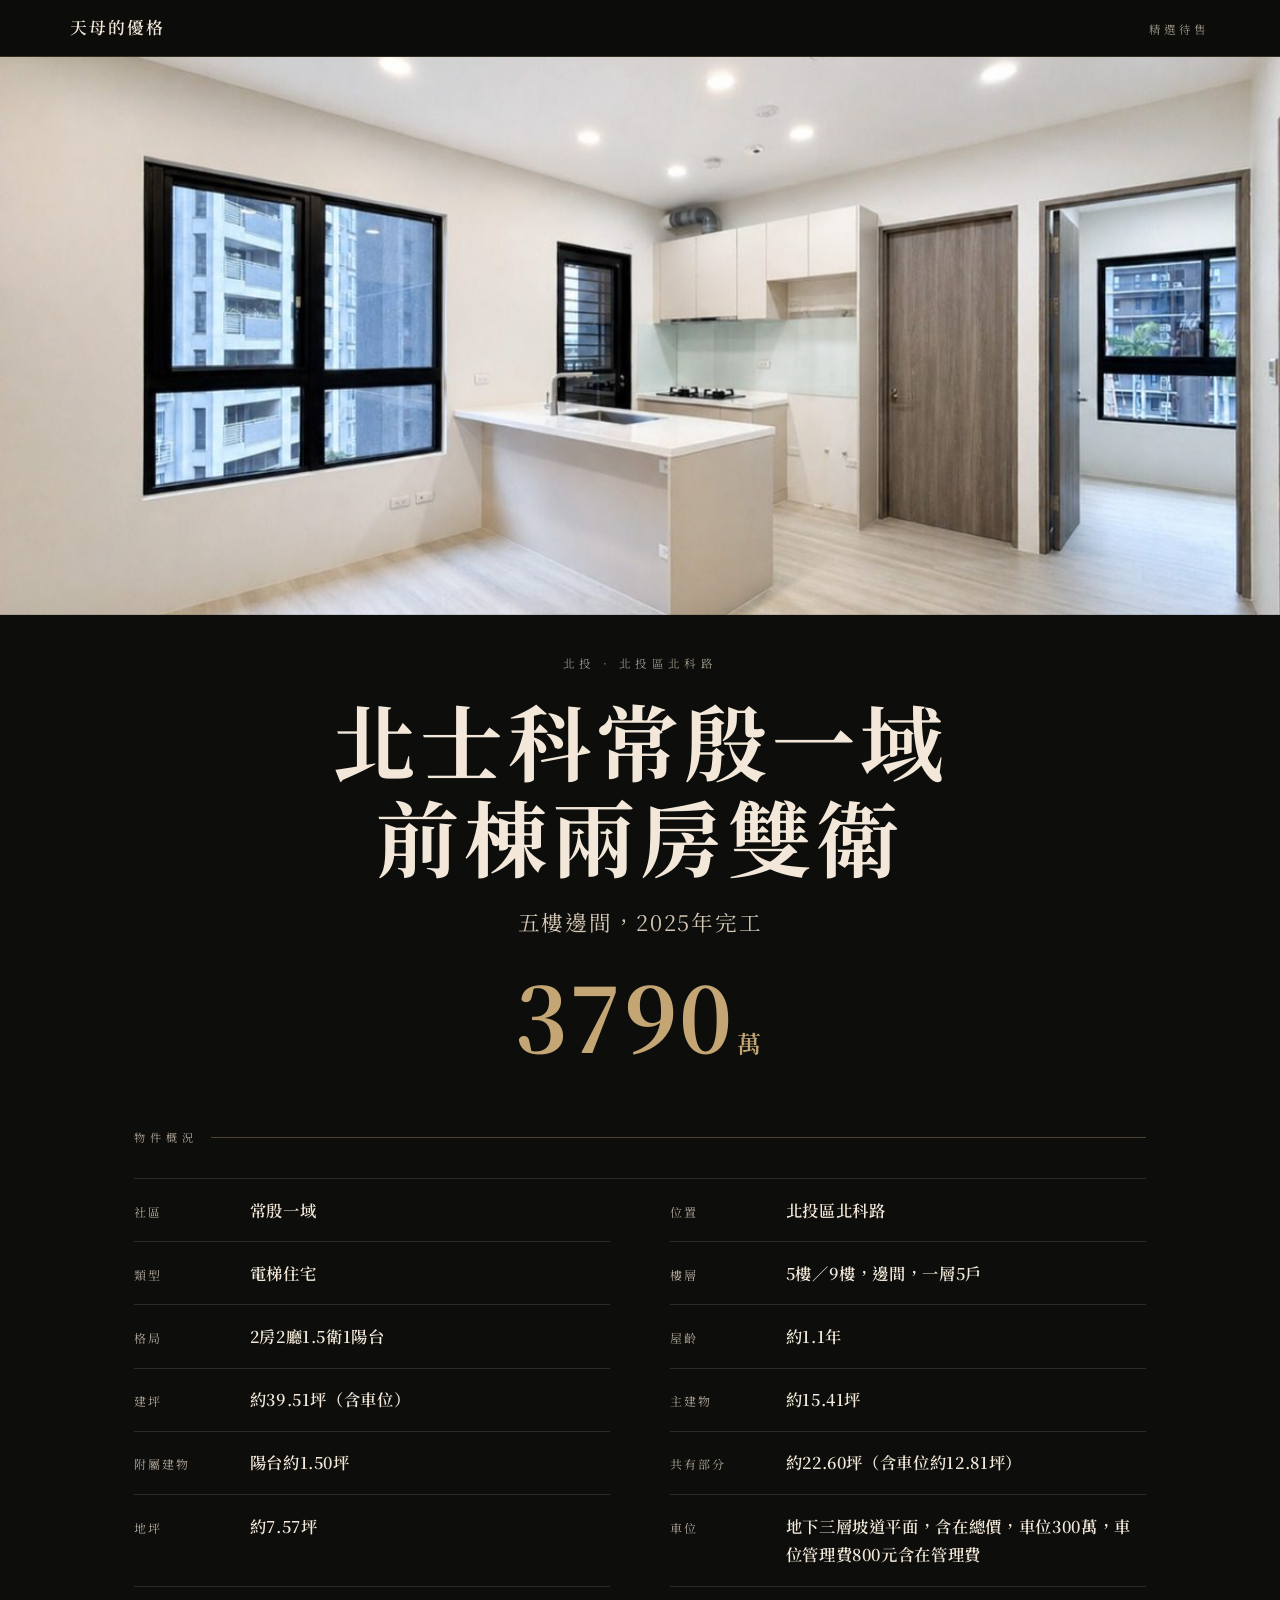
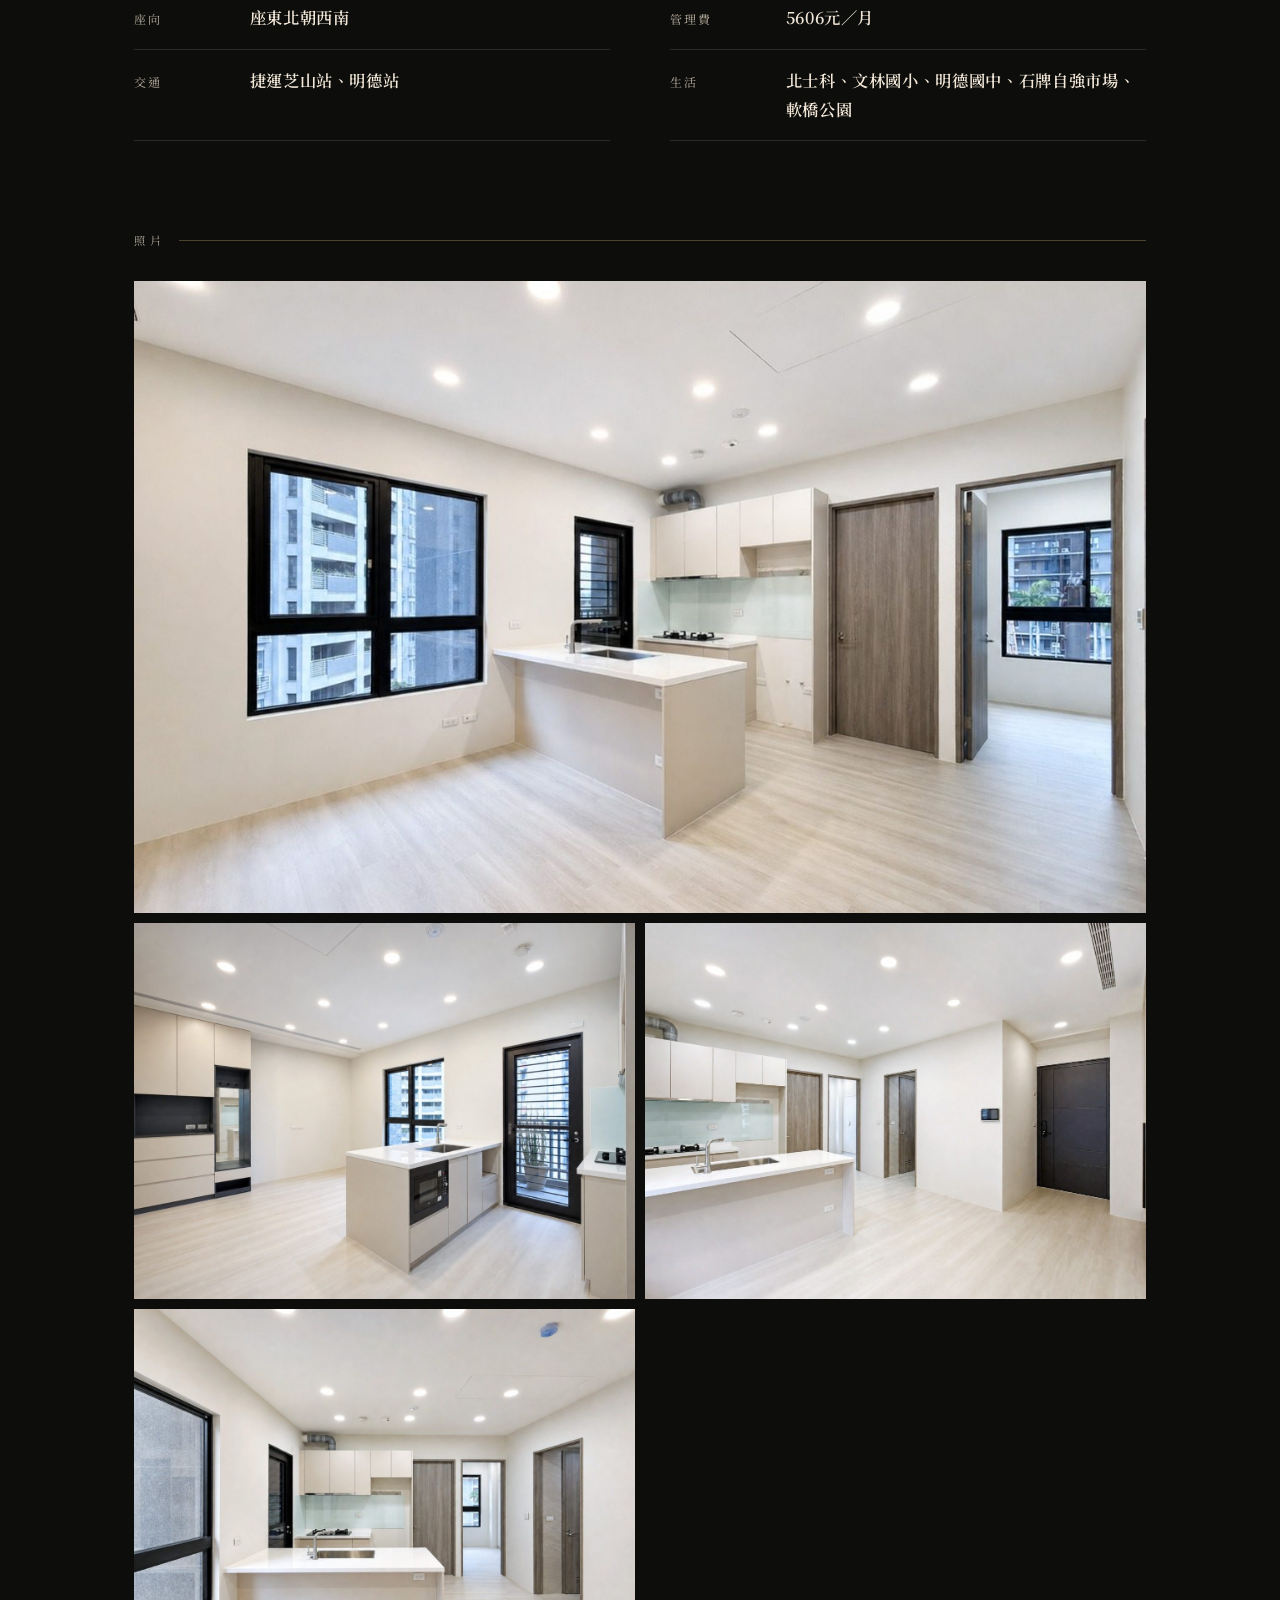
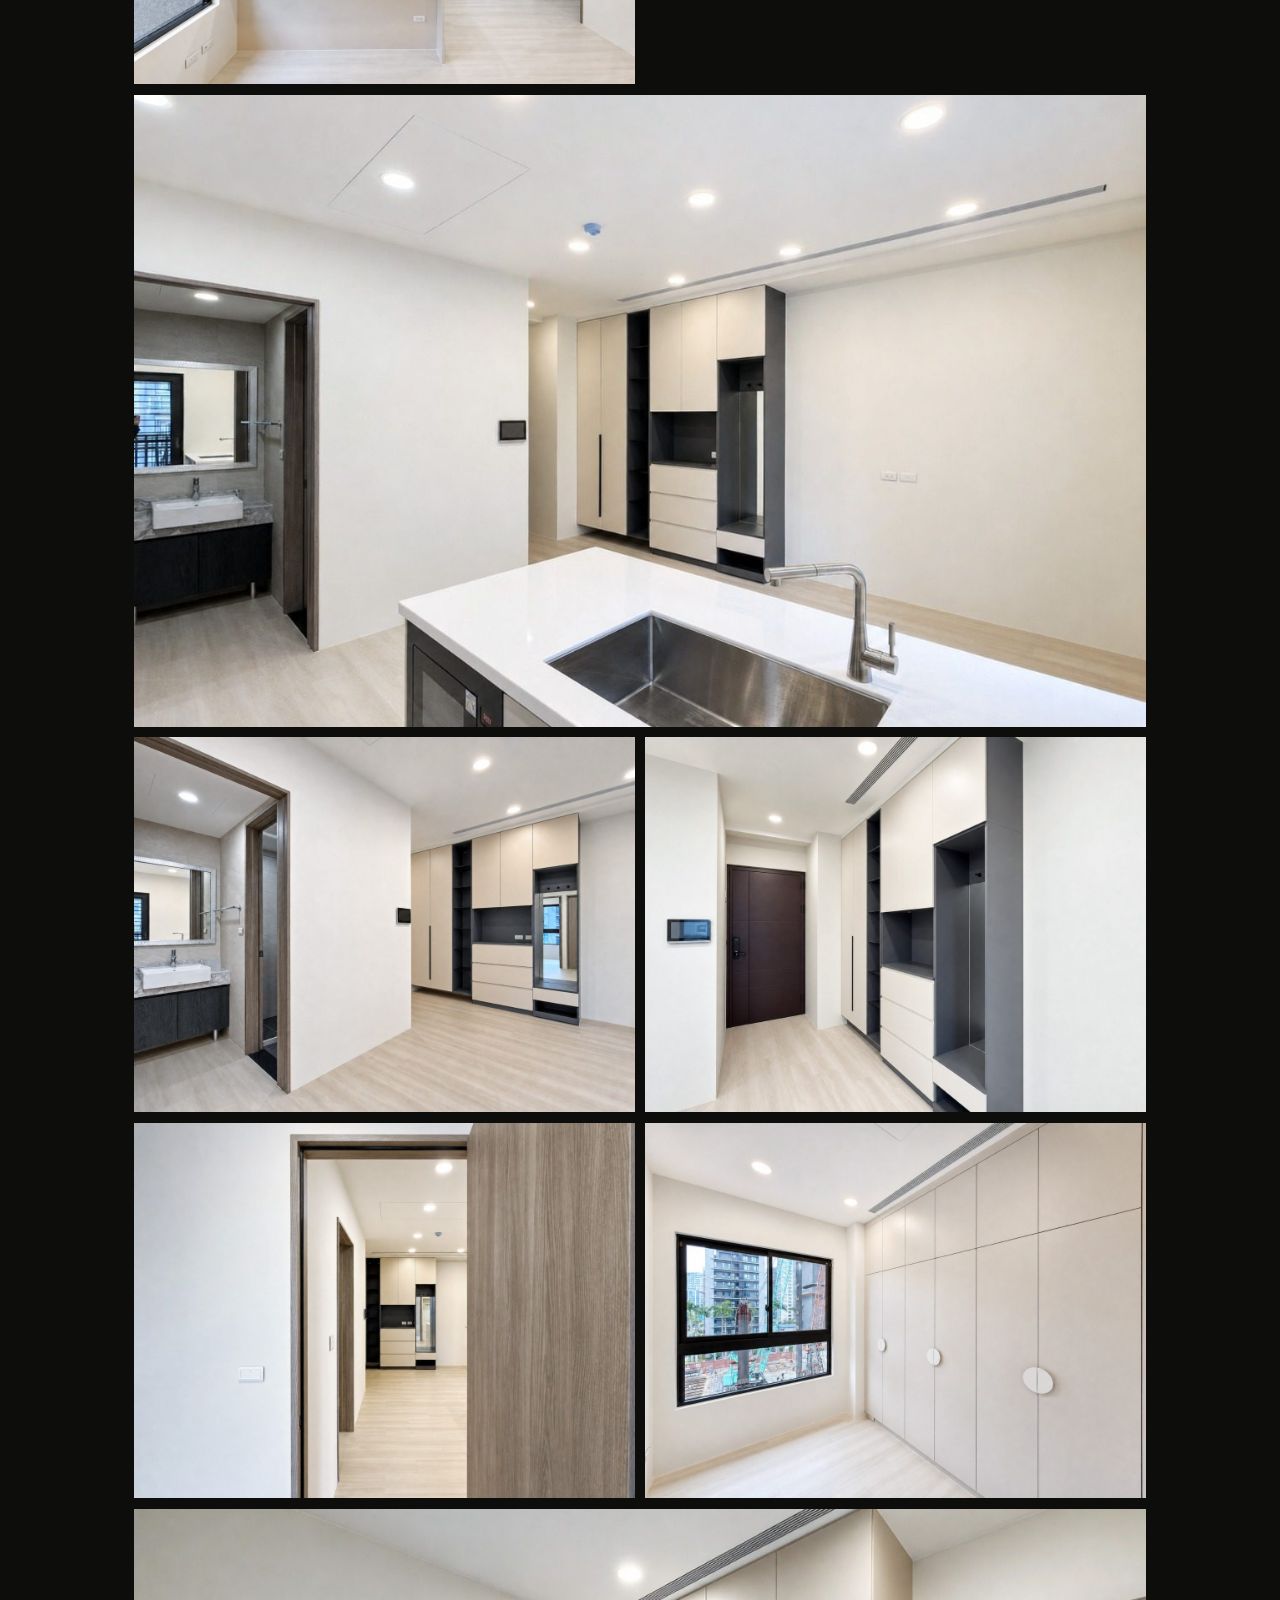
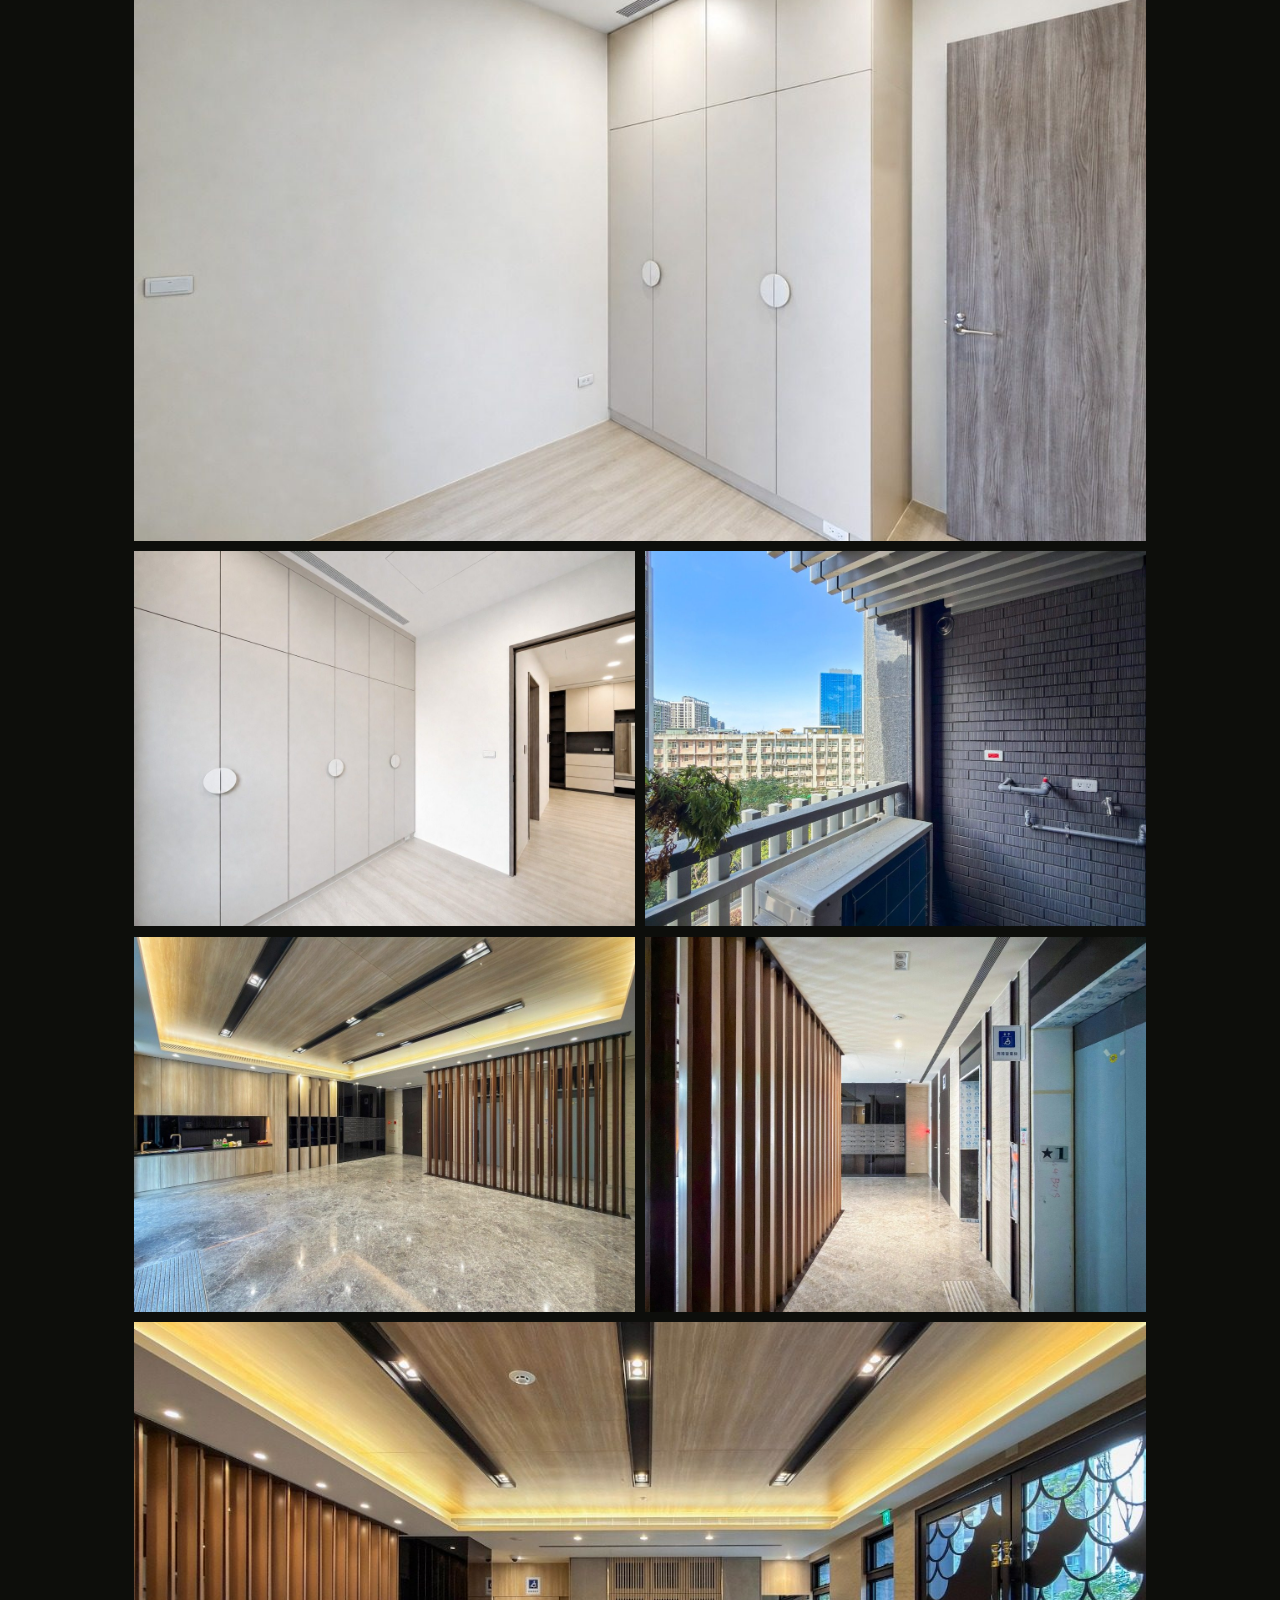
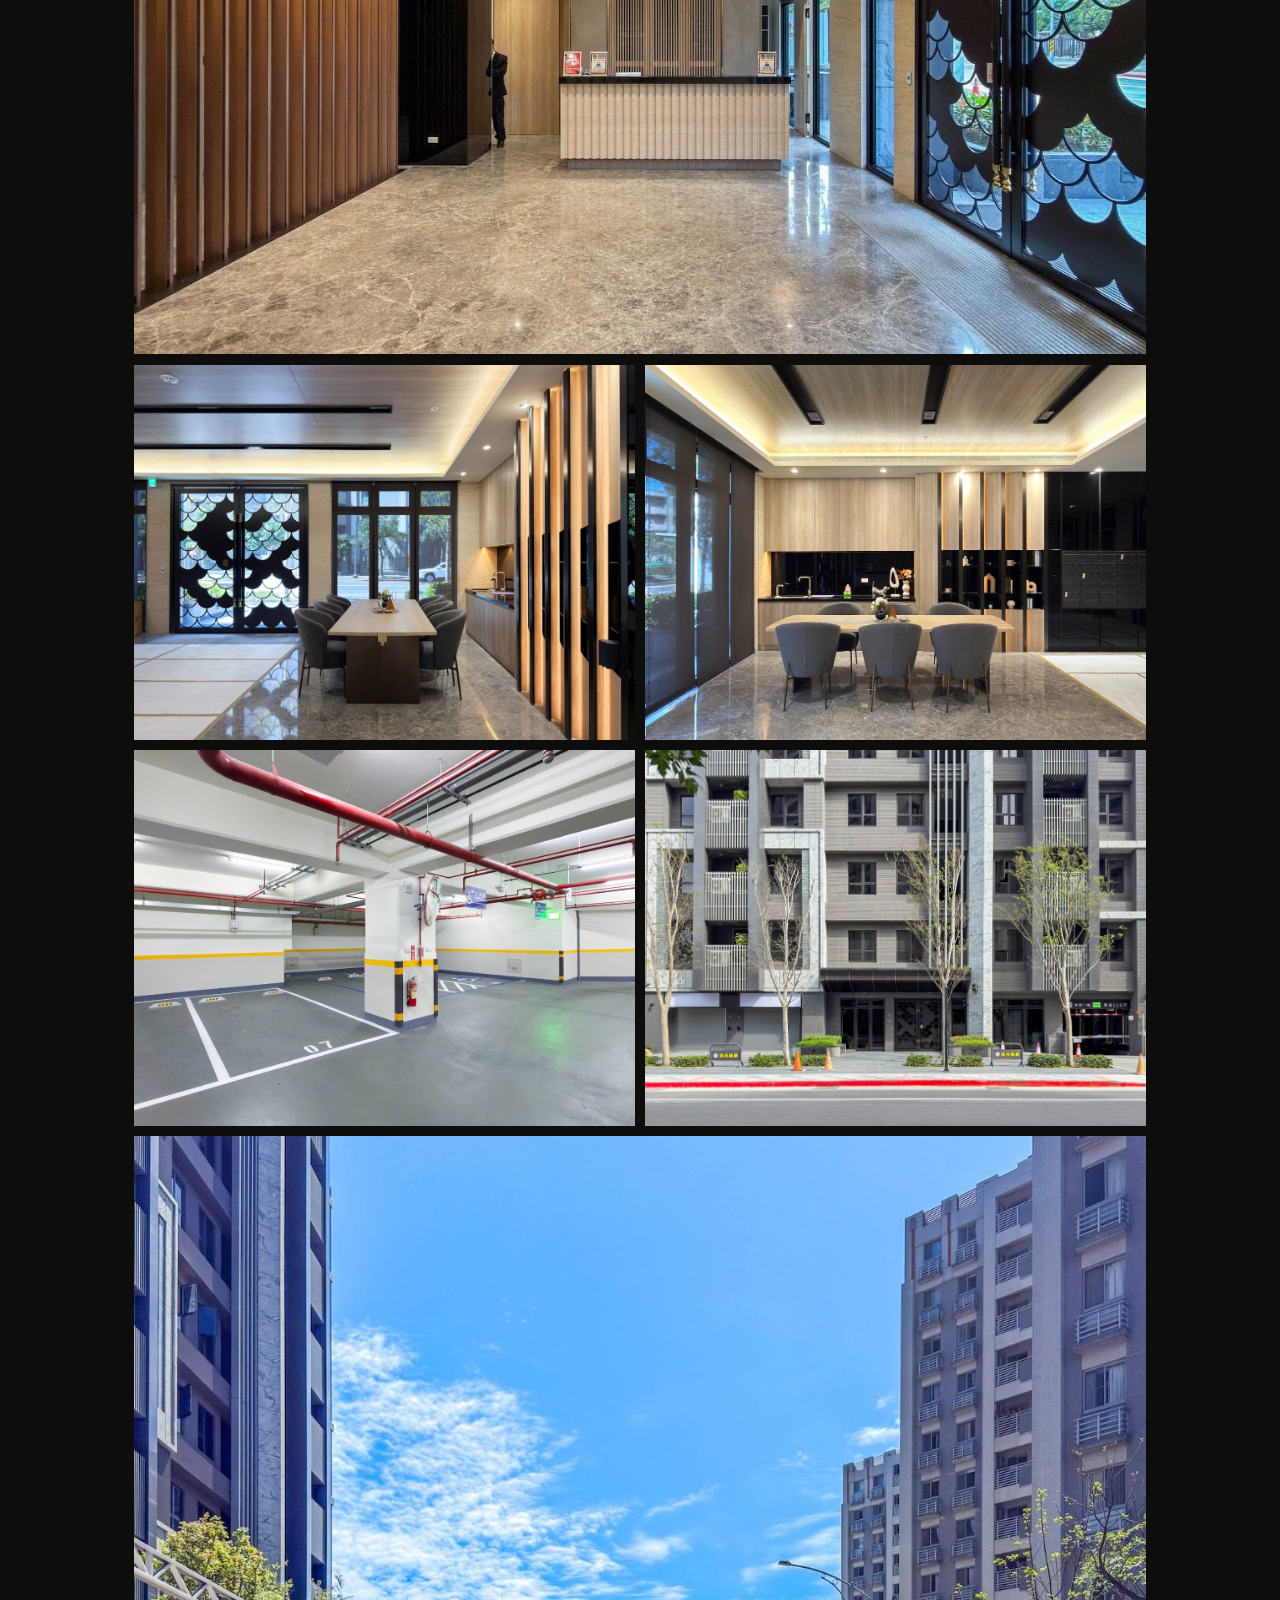
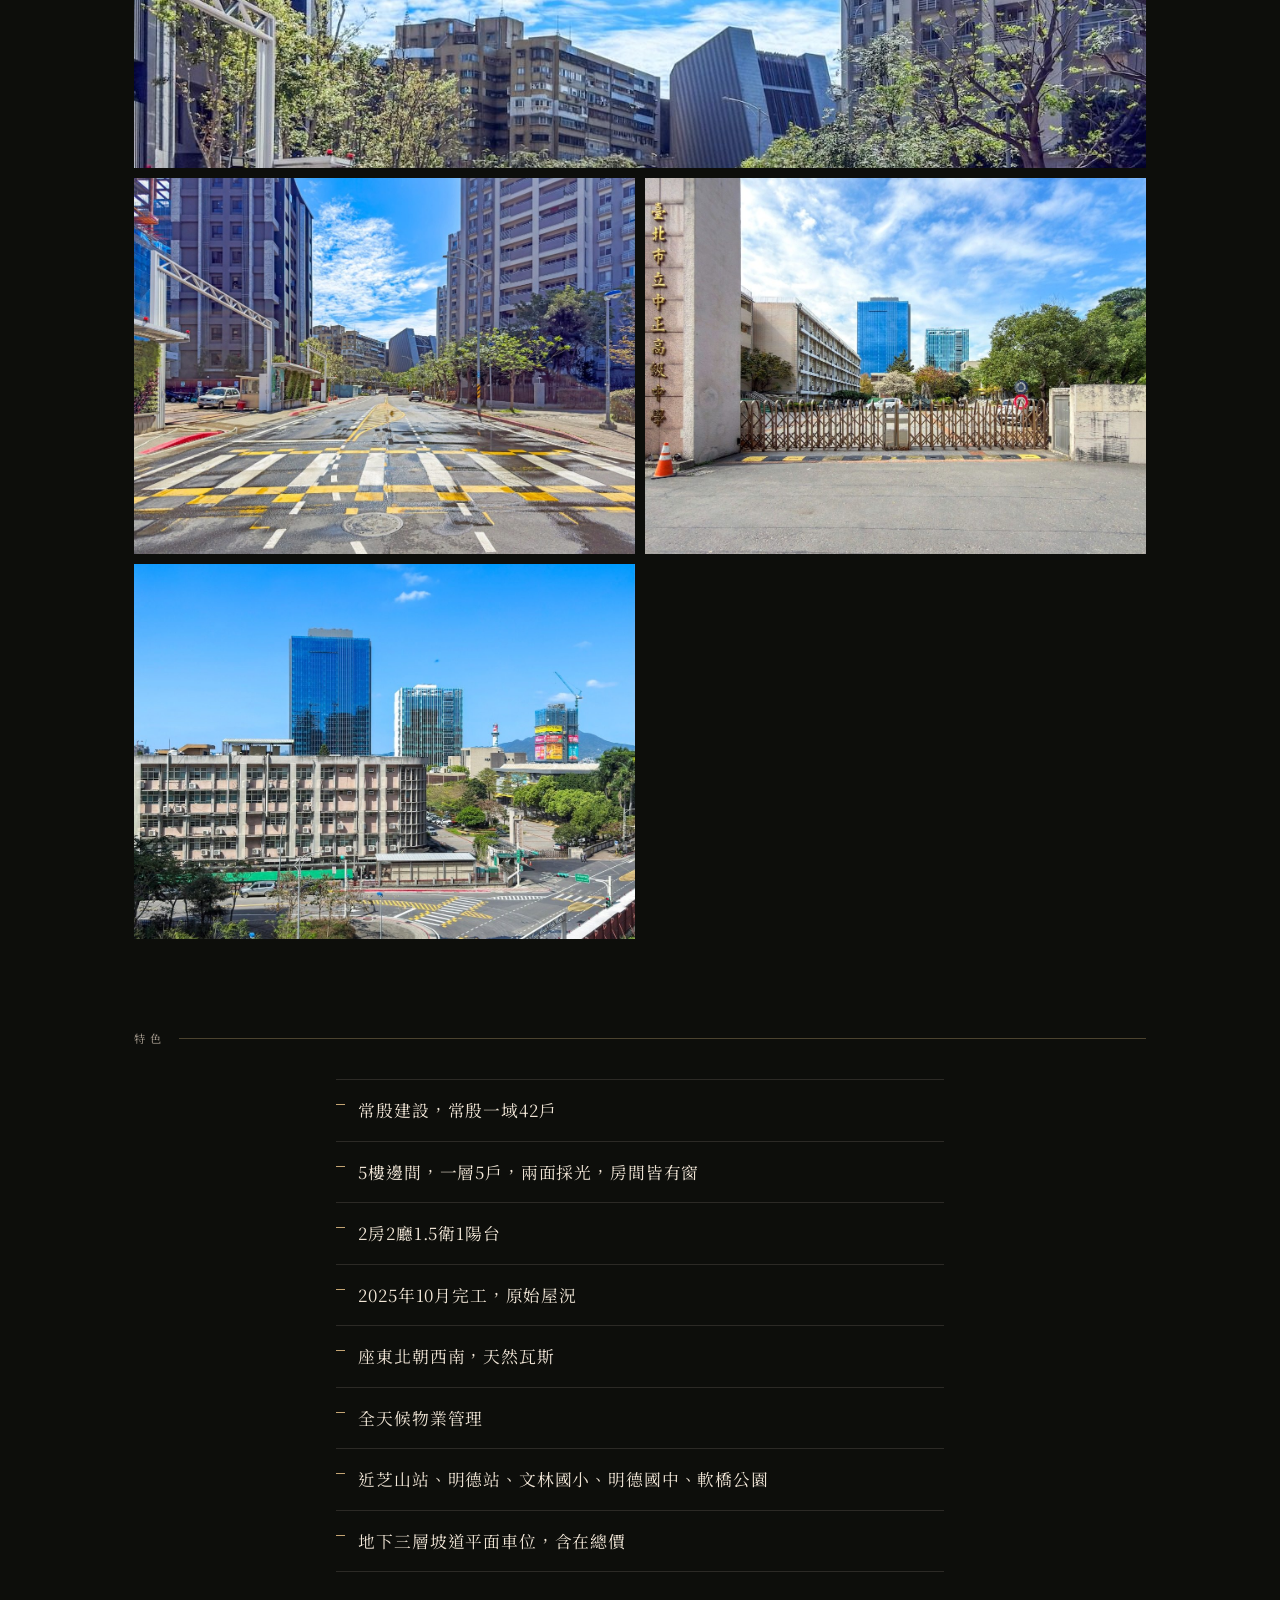
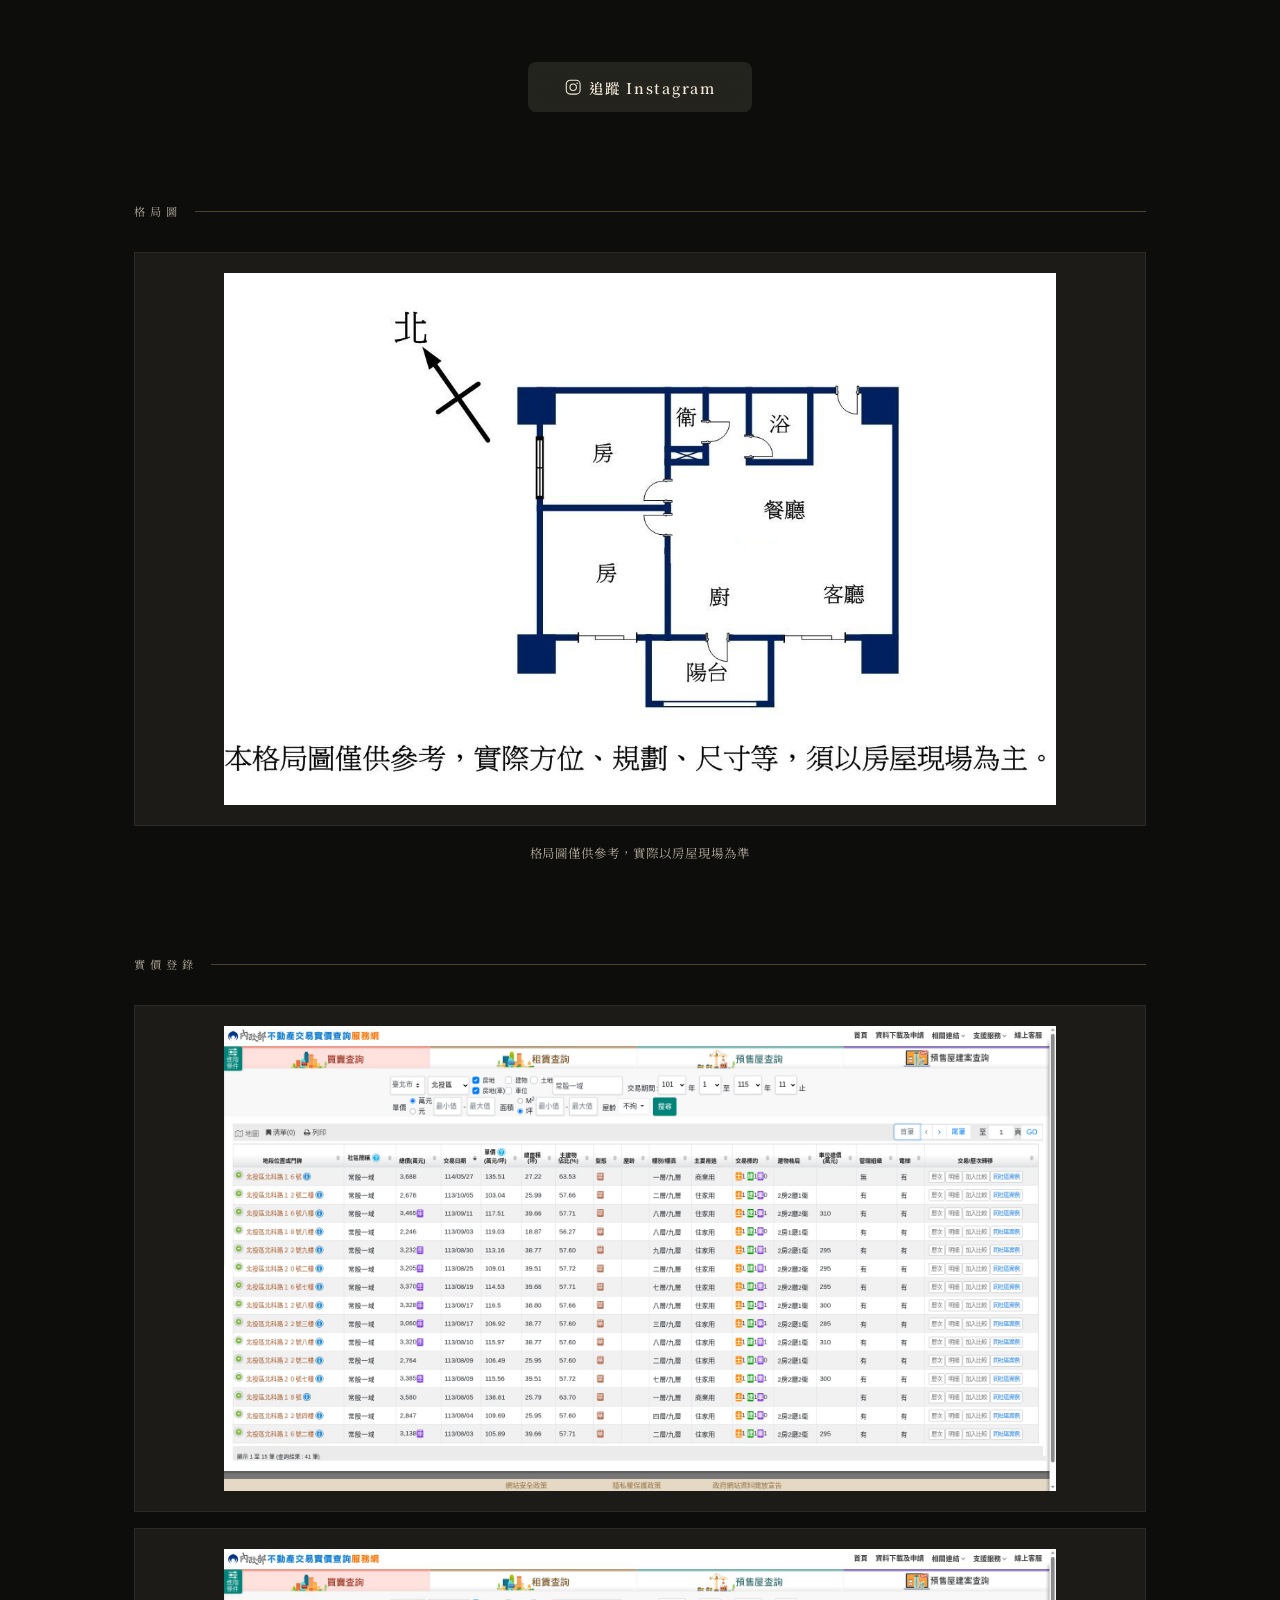
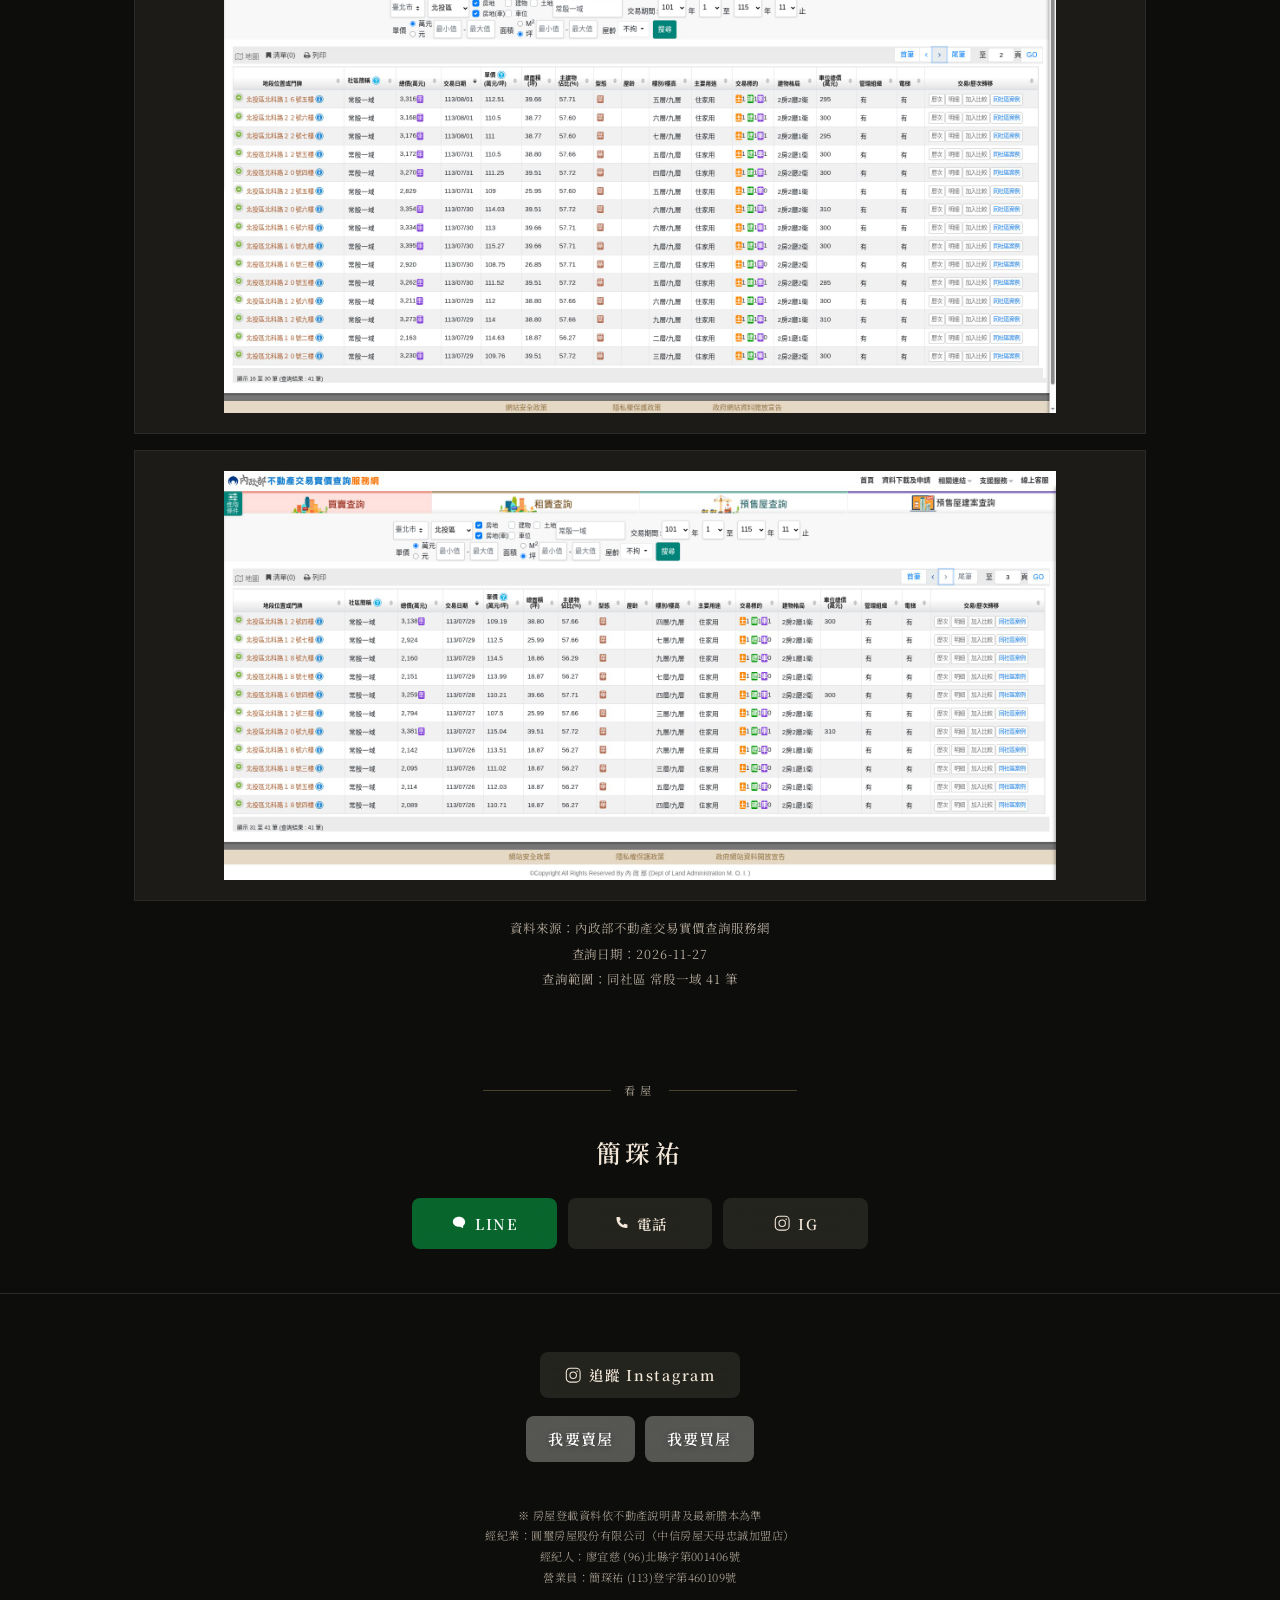
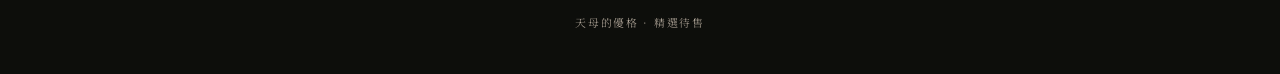
<file: listings/changyin/index.html>
<!DOCTYPE html>
<html lang="zh-Hant">
<head>
  <meta charset="utf-8">
  <meta name="viewport" content="width=device-width, initial-scale=1, viewport-fit=cover">
  <title>北士科常殷一域前棟兩房雙衛｜天母的優格</title>
  <meta name="theme-color" content="#0d0e0b">
    <meta property="og:type" content="website">
  <meta property="og:title" content="北士科常殷一域前棟兩房雙衛｜天母的優格">
  <meta name="twitter:card" content="summary_large_image">
  <meta name="description" content="北投區北科路 常殷一域 2房2廳1.5衛 開價3790萬 含坡道平面車位">
  <meta property="og:description" content="北投區北科路 常殷一域 2房2廳1.5衛 開價3790萬 含坡道平面車位">
  <meta property="og:image" content="https://lohateve.github.io/assets/images/listings/changyin/og.jpg">
  <meta name="twitter:image" content="https://lohateve.github.io/assets/images/listings/changyin/og.jpg">
  <link rel="canonical" href="https://lohateve.github.io/listings/changyin/">
  <meta property="og:url" content="https://lohateve.github.io/listings/changyin/">
  <link rel="icon" href="../../assets/icons/favicon.svg" type="image/svg+xml">
  <link rel="preconnect" href="https://fonts.googleapis.com">
  <link rel="preconnect" href="https://fonts.gstatic.com" crossorigin>
  <link href="https://fonts.googleapis.com/css2?family=Noto+Serif+TC:wght@300;400;600;700&display=swap" rel="stylesheet">
  <link rel="stylesheet" href="../../assets/css/style.css?v=8adf3fb4">
  <script src="../../assets/js/gallery.js" defer></script>
</head>
<body class="listing-page has-cta">
  <a class="skip" href="#main">跳到主要內容</a>
  <header class="site-header">
    <a class="wordmark" href="../../index.html">天母的優格</a>
    <span class="header-tag">精選待售</span>
  </header>
  <main id="main">
    <figure class="hero reveal"><a href="../../assets/images/listings/changyin/photo-01.jpg" data-gallery data-caption="客廳餐廳與開放式廚房"><img src="../../assets/images/listings/changyin/photo-01.jpg" alt="客廳餐廳與開放式廚房" width="1600" height="1066" fetchpriority="high"></a></figure>
    <section class="title-block reveal">
      <p class="eyebrow">北投 · 北投區北科路</p>
      <h1>北士科常殷一域前棟兩房雙衛</h1>
      <p class="lead">五樓邊間，2025年完工</p>
      <p class="price"><span class="num">3790</span><span class="unit">萬</span></p>
    </section>
    <section class="section" id="specs">
      <h2 class="section-title">物件概況</h2>
      <dl class="specs-grid"><div><dt>社區</dt><dd>常殷一域</dd></div><div><dt>位置</dt><dd>北投區北科路</dd></div><div><dt>類型</dt><dd>電梯住宅</dd></div><div><dt>樓層</dt><dd>5樓／9樓，邊間，一層5戶</dd></div><div><dt>格局</dt><dd>2房2廳1.5衛1陽台</dd></div><div><dt>屋齡</dt><dd>約1.1年</dd></div><div><dt>建坪</dt><dd>約39.51坪（含車位）</dd></div><div><dt>主建物</dt><dd>約15.41坪</dd></div><div><dt>附屬建物</dt><dd>陽台約1.50坪</dd></div><div><dt>共有部分</dt><dd>約22.60坪（含車位約12.81坪）</dd></div><div><dt>地坪</dt><dd>約7.57坪</dd></div><div><dt>車位</dt><dd>地下三層坡道平面，含在總價，車位300萬，車位管理費800元含在管理費</dd></div><div><dt>座向</dt><dd>座東北朝西南</dd></div><div><dt>管理費</dt><dd>5606元／月</dd></div><div><dt>交通</dt><dd>捷運芝山站、明德站</dd></div><div><dt>生活</dt><dd>北士科、文林國小、明德國中、石牌自強市場、軟橋公園</dd></div></dl>
    </section>
    <section class="section" id="photos">
      <h2 class="section-title">照片</h2>
      <div class="gallery-grid">
        <a class="span-2 wide" href="../../assets/images/listings/changyin/photo-01.jpg" data-gallery data-caption="客廳餐廳與開放式廚房"><img src="../../assets/images/listings/changyin/photo-01.jpg" alt="客廳餐廳與開放式廚房" width="1600" height="1066" loading="eager"></a><a href="../../assets/images/listings/changyin/photo-02.jpg" data-gallery data-caption="客廳餐廳另一側"><img src="../../assets/images/listings/changyin/photo-02.jpg" alt="客廳餐廳另一側" width="1600" height="1066" loading="eager"></a><a href="../../assets/images/listings/changyin/photo-03.jpg" data-gallery data-caption="開放式廚房與中島"><img src="../../assets/images/listings/changyin/photo-03.jpg" alt="開放式廚房與中島" width="1600" height="1066" loading="lazy"></a><a href="../../assets/images/listings/changyin/photo-04.jpg" data-gallery data-caption="廚房中島望向客餐廳"><img src="../../assets/images/listings/changyin/photo-04.jpg" alt="廚房中島望向客餐廳" width="1600" height="1066" loading="lazy"></a><a class="span-2 wide" href="../../assets/images/listings/changyin/photo-05.jpg" data-gallery data-caption="廚房中島與流理台"><img src="../../assets/images/listings/changyin/photo-05.jpg" alt="廚房中島與流理台" width="1600" height="1066" loading="lazy"></a><a href="../../assets/images/listings/changyin/photo-06.jpg" data-gallery data-caption="衛浴與洗手台"><img src="../../assets/images/listings/changyin/photo-06.jpg" alt="衛浴與洗手台" width="1600" height="1066" loading="lazy"></a><a href="../../assets/images/listings/changyin/photo-07.jpg" data-gallery data-caption="走道與收納"><img src="../../assets/images/listings/changyin/photo-07.jpg" alt="走道與收納" width="1600" height="1066" loading="lazy"></a><a href="../../assets/images/listings/changyin/photo-08.jpg" data-gallery data-caption="走道望向房間"><img src="../../assets/images/listings/changyin/photo-08.jpg" alt="走道望向房間" width="1600" height="1066" loading="lazy"></a><a href="../../assets/images/listings/changyin/photo-09.jpg" data-gallery data-caption="臥室與衣櫃"><img src="../../assets/images/listings/changyin/photo-09.jpg" alt="臥室與衣櫃" width="1600" height="1066" loading="lazy"></a><a class="span-2 wide" href="../../assets/images/listings/changyin/photo-10.jpg" data-gallery data-caption="臥室"><img src="../../assets/images/listings/changyin/photo-10.jpg" alt="臥室" width="1600" height="1066" loading="lazy"></a><a href="../../assets/images/listings/changyin/photo-11.jpg" data-gallery data-caption="臥室與門"><img src="../../assets/images/listings/changyin/photo-11.jpg" alt="臥室與門" width="1600" height="1066" loading="lazy"></a><a href="../../assets/images/listings/changyin/photo-12.jpg" data-gallery data-caption="陽台"><img src="../../assets/images/listings/changyin/photo-12.jpg" alt="陽台" width="1600" height="1066" loading="lazy"></a><a href="../../assets/images/listings/changyin/photo-13.jpg" data-gallery data-caption="社區大廳"><img src="../../assets/images/listings/changyin/photo-13.jpg" alt="社區大廳" width="1600" height="1066" loading="lazy"></a><a href="../../assets/images/listings/changyin/photo-14.jpg" data-gallery data-caption="電梯廳"><img src="../../assets/images/listings/changyin/photo-14.jpg" alt="電梯廳" width="1600" height="1066" loading="lazy"></a><a class="span-2 wide" href="../../assets/images/listings/changyin/photo-15.jpg" data-gallery data-caption="大廳門口"><img src="../../assets/images/listings/changyin/photo-15.jpg" alt="大廳門口" width="1600" height="1066" loading="lazy"></a><a href="../../assets/images/listings/changyin/photo-16.jpg" data-gallery data-caption="社區交誼空間"><img src="../../assets/images/listings/changyin/photo-16.jpg" alt="社區交誼空間" width="1600" height="1066" loading="lazy"></a><a href="../../assets/images/listings/changyin/photo-17.jpg" data-gallery data-caption="交誼空間與長桌"><img src="../../assets/images/listings/changyin/photo-17.jpg" alt="交誼空間與長桌" width="1600" height="1066" loading="lazy"></a><a href="../../assets/images/listings/changyin/photo-18.jpg" data-gallery data-caption="地下停車空間"><img src="../../assets/images/listings/changyin/photo-18.jpg" alt="地下停車空間" width="1600" height="1066" loading="lazy"></a><a href="../../assets/images/listings/changyin/photo-19.jpg" data-gallery data-caption="社區大門與騎樓"><img src="../../assets/images/listings/changyin/photo-19.jpg" alt="社區大門與騎樓" width="1600" height="1066" loading="lazy"></a><a class="span-2 wide" href="../../assets/images/listings/changyin/photo-20.jpg" data-gallery data-caption="社區外側街景"><img src="../../assets/images/listings/changyin/photo-20.jpg" alt="社區外側街景" width="1600" height="1066" loading="lazy"></a><a href="../../assets/images/listings/changyin/photo-21.jpg" data-gallery data-caption="附近路口"><img src="../../assets/images/listings/changyin/photo-21.jpg" alt="附近路口" width="1600" height="1066" loading="lazy"></a><a href="../../assets/images/listings/changyin/photo-22.jpg" data-gallery data-caption="附近校園圍牆與校門"><img src="../../assets/images/listings/changyin/photo-22.jpg" alt="附近校園圍牆與校門" width="1600" height="1066" loading="lazy"></a><a href="../../assets/images/listings/changyin/photo-23.jpg" data-gallery data-caption="附近街景與高樓"><img src="../../assets/images/listings/changyin/photo-23.jpg" alt="附近街景與高樓" width="1600" height="1066" loading="lazy"></a>
      </div>
    </section>
    <section class="section" id="features">
      <h2 class="section-title">特色</h2>
      <ul class="feature-list"><li>常殷建設，常殷一域42戶</li><li>5樓邊間，一層5戶，兩面採光，房間皆有窗</li><li>2房2廳1.5衛1陽台</li><li>2025年10月完工，原始屋況</li><li>座東北朝西南，天然瓦斯</li><li>全天候物業管理</li><li>近芝山站、明德站、文林國小、明德國中、軟橋公園</li><li>地下三層坡道平面車位，含在總價</li></ul>
    </section>
    <section class="section ig-cta ig-cta-mid" id="instagram-follow" aria-label="追蹤 Instagram">
      <a class="btn btn-ig-follow" href="https://www.instagram.com/TMD_yogurt/" rel="noopener noreferrer" target="_blank"><svg class="ig-icon" viewBox="0 0 24 24" aria-hidden="true">
  <rect x="3" y="3" width="18" height="18" rx="5" fill="none" stroke="currentColor" stroke-width="1.4"/>
  <circle cx="12" cy="12" r="4.2" fill="none" stroke="currentColor" stroke-width="1.4"/>
  <circle cx="17.2" cy="6.8" r="1" fill="currentColor"/>
</svg><span>追蹤 Instagram</span></a>
    </section>
    <section class="section" id="floorplan">
      <h2 class="section-title">格局圖</h2>
      <div class="floorplan-frame"><a href="../../assets/images/listings/changyin/plan-01.jpg" data-gallery data-caption="格局圖，僅供參考，實際以房屋現場為準"><img src="../../assets/images/listings/changyin/plan-01.jpg" alt="格局圖，僅供參考，實際以房屋現場為準" width="1400" height="1000" loading="lazy"></a></div>
      <p class="caption">格局圖僅供參考，實際以房屋現場為準</p>
    </section>
    <section class="section" id="registry">
      <h2 class="section-title">實價登錄</h2>
      <div class="registry-grid"><a href="../../assets/images/listings/changyin/actual-price-01.jpg" data-gallery data-caption="同社區 常殷一域 實價登錄列表 第1頁"><img src="../../assets/images/listings/changyin/actual-price-01.jpg" alt="同社區 常殷一域 實價登錄列表 第1頁" loading="lazy"></a><a href="../../assets/images/listings/changyin/actual-price-02.jpg" data-gallery data-caption="同社區 常殷一域 實價登錄列表 第2頁"><img src="../../assets/images/listings/changyin/actual-price-02.jpg" alt="同社區 常殷一域 實價登錄列表 第2頁" loading="lazy"></a><a href="../../assets/images/listings/changyin/actual-price-03.jpg" data-gallery data-caption="同社區 常殷一域 實價登錄列表 第3頁"><img src="../../assets/images/listings/changyin/actual-price-03.jpg" alt="同社區 常殷一域 實價登錄列表 第3頁" loading="lazy"></a></div>
      <p class="registry-note">資料來源：內政部不動產交易實價查詢服務網</p>
      <p class="registry-note">查詢日期：2026-11-27</p>
      <p class="registry-note">查詢範圍：同社區 常殷一域 41 筆</p>
    </section>
    <section class="section contact" id="contact">
      <h2 class="section-title">看屋</h2>
      <p class="agent-name">簡琛祐</p>
      <div class="contact-actions cols-3">
        <a class="btn btn-line" href="https://line.me/ti/p/G1rRvflCQE" rel="noopener noreferrer" target="_blank"><svg viewBox="0 0 24 24" aria-hidden="true"><path fill="currentColor" d="M19.7 10.1c0-3.6-3.6-6.5-8-6.5s-8 2.9-8 6.5 3.6 6.5 8 6.5c.5 0 1 0 1.5-.1l3.4 1.9c.2.1.5 0 .5-.3v-2.5c1.6-1.2 2.6-2.9 2.6-5z"/></svg><span>LINE</span></a><a class="btn btn-solid" href="tel:+886916601973"><svg viewBox="0 0 24 24" aria-hidden="true"><path fill="currentColor" d="M7.1 3.8h2.2c.6 0 1.1.4 1.2.9l.6 2.2c.1.5 0 1-.4 1.4l-1.1 1.1a12.2 12.2 0 0 0 5 5l1.1-1.1c.4-.4.9-.5 1.4-.4l2.2.6c.5.1.9.6.9 1.2v2.2c0 .7-.6 1.3-1.3 1.3C11.4 18.2 5.8 12.6 5.8 5.1c0-.7.6-1.3 1.3-1.3z"/></svg><span>電話</span></a><a class="btn btn-ghost" href="https://ig.me/m/TMD_yogurt" rel="noopener noreferrer" target="_blank"><svg class="ig-icon" viewBox="0 0 24 24" aria-hidden="true">
  <rect x="3" y="3" width="18" height="18" rx="5" fill="none" stroke="currentColor" stroke-width="1.4"/>
  <circle cx="12" cy="12" r="4.2" fill="none" stroke="currentColor" stroke-width="1.4"/>
  <circle cx="17.2" cy="6.8" r="1" fill="currentColor"/>
</svg><span>IG</span></a>
      </div>
    </section>
    <div class="cta-bar cols-3"><div class="inner"><a class="btn btn-line" href="https://line.me/ti/p/G1rRvflCQE" rel="noopener noreferrer" target="_blank"><svg viewBox="0 0 24 24" aria-hidden="true"><path fill="currentColor" d="M19.7 10.1c0-3.6-3.6-6.5-8-6.5s-8 2.9-8 6.5 3.6 6.5 8 6.5c.5 0 1 0 1.5-.1l3.4 1.9c.2.1.5 0 .5-.3v-2.5c1.6-1.2 2.6-2.9 2.6-5z"/></svg><span>LINE</span></a><a class="btn btn-solid" href="tel:+886916601973"><svg viewBox="0 0 24 24" aria-hidden="true"><path fill="currentColor" d="M7.1 3.8h2.2c.6 0 1.1.4 1.2.9l.6 2.2c.1.5 0 1-.4 1.4l-1.1 1.1a12.2 12.2 0 0 0 5 5l1.1-1.1c.4-.4.9-.5 1.4-.4l2.2.6c.5.1.9.6.9 1.2v2.2c0 .7-.6 1.3-1.3 1.3C11.4 18.2 5.8 12.6 5.8 5.1c0-.7.6-1.3 1.3-1.3z"/></svg><span>電話</span></a><a class="btn btn-ghost" href="https://ig.me/m/TMD_yogurt" rel="noopener noreferrer" target="_blank"><svg class="ig-icon" viewBox="0 0 24 24" aria-hidden="true">
  <rect x="3" y="3" width="18" height="18" rx="5" fill="none" stroke="currentColor" stroke-width="1.4"/>
  <circle cx="12" cy="12" r="4.2" fill="none" stroke="currentColor" stroke-width="1.4"/>
  <circle cx="17.2" cy="6.8" r="1" fill="currentColor"/>
</svg><span>IG</span></a></div></div>
  </main>

  <footer class="site-footer">
    <div class="ig-cta ig-cta-footer">
      <a class="btn btn-ig-follow" href="https://www.instagram.com/TMD_yogurt/" rel="noopener noreferrer" target="_blank"><svg class="ig-icon" viewBox="0 0 24 24" aria-hidden="true">
  <rect x="3" y="3" width="18" height="18" rx="5" fill="none" stroke="currentColor" stroke-width="1.4"/>
  <circle cx="12" cy="12" r="4.2" fill="none" stroke="currentColor" stroke-width="1.4"/>
  <circle cx="17.2" cy="6.8" r="1" fill="currentColor"/>
</svg><span>追蹤 Instagram</span></a>
    </div>

    <nav class="form-actions cols-2 form-actions-footer" aria-label="我要賣屋與我要買屋">
      <a class="btn btn-ghost" href="https://docs.google.com/forms/d/e/1FAIpQLSfgd1Gr5Ier1Zw3FLSIcCSLkbBQtFWSE0MMMrSNYqtbVR_wrg/viewform" rel="noopener noreferrer" target="_blank">我要賣屋</a><a class="btn btn-ghost" href="https://docs.google.com/forms/d/e/1FAIpQLSfwgAmoFwXzCyb_sa5NgNKXgEsrNvfC2p3hT3B3Zudo0klbyQ/viewform" rel="noopener noreferrer" target="_blank">我要買屋</a>
    </nav>

    <div class="legal">
      <p>※ 房屋登載資料依不動產說明書及最新謄本為準</p>
<p>經紀業：圓璽房屋股份有限公司（中信房屋天母忠誠加盟店）</p>
<p>經紀人：廖宜慈 (96)北縣字第001406號</p>
<p>營業員：簡琛祐 (113)登字第460109號</p>
    </div>
    <p class="copyright">天母的優格 · 精選待售</p>
  </footer>
</body>
</html>
</file>
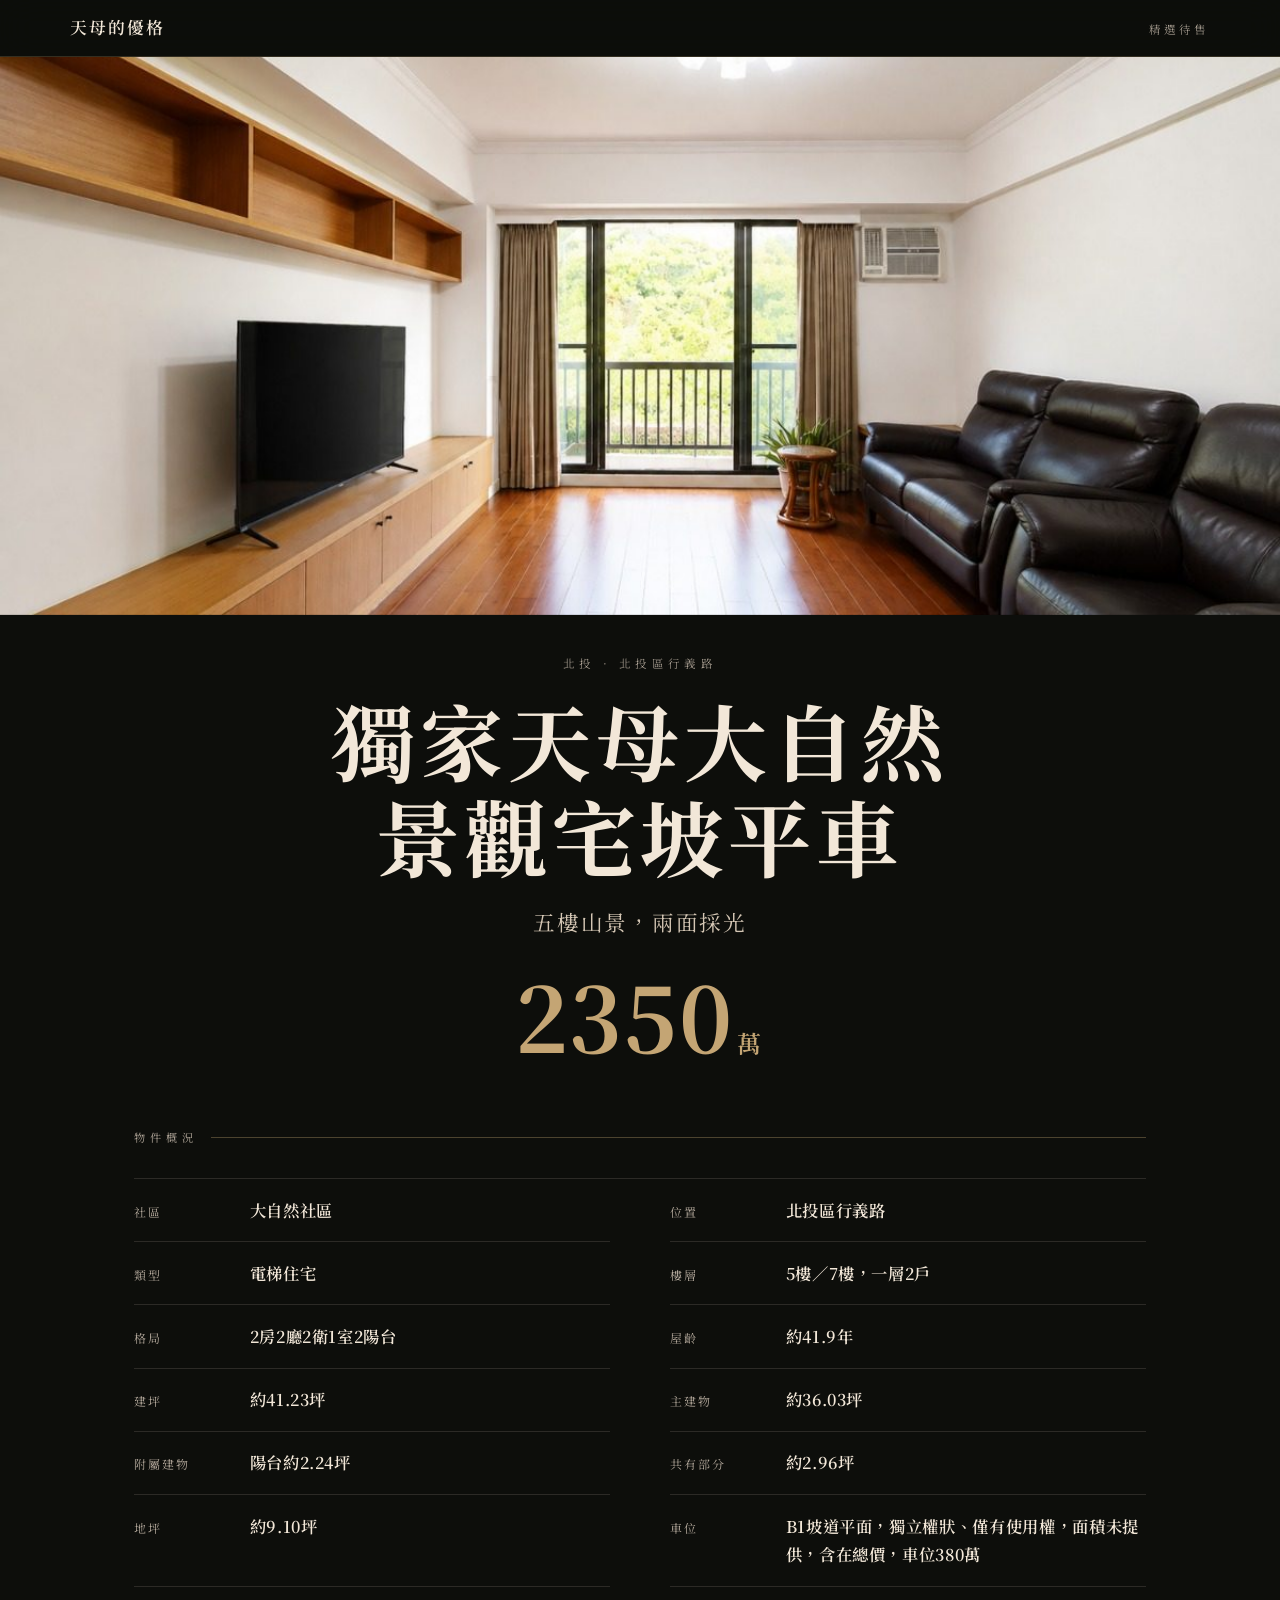
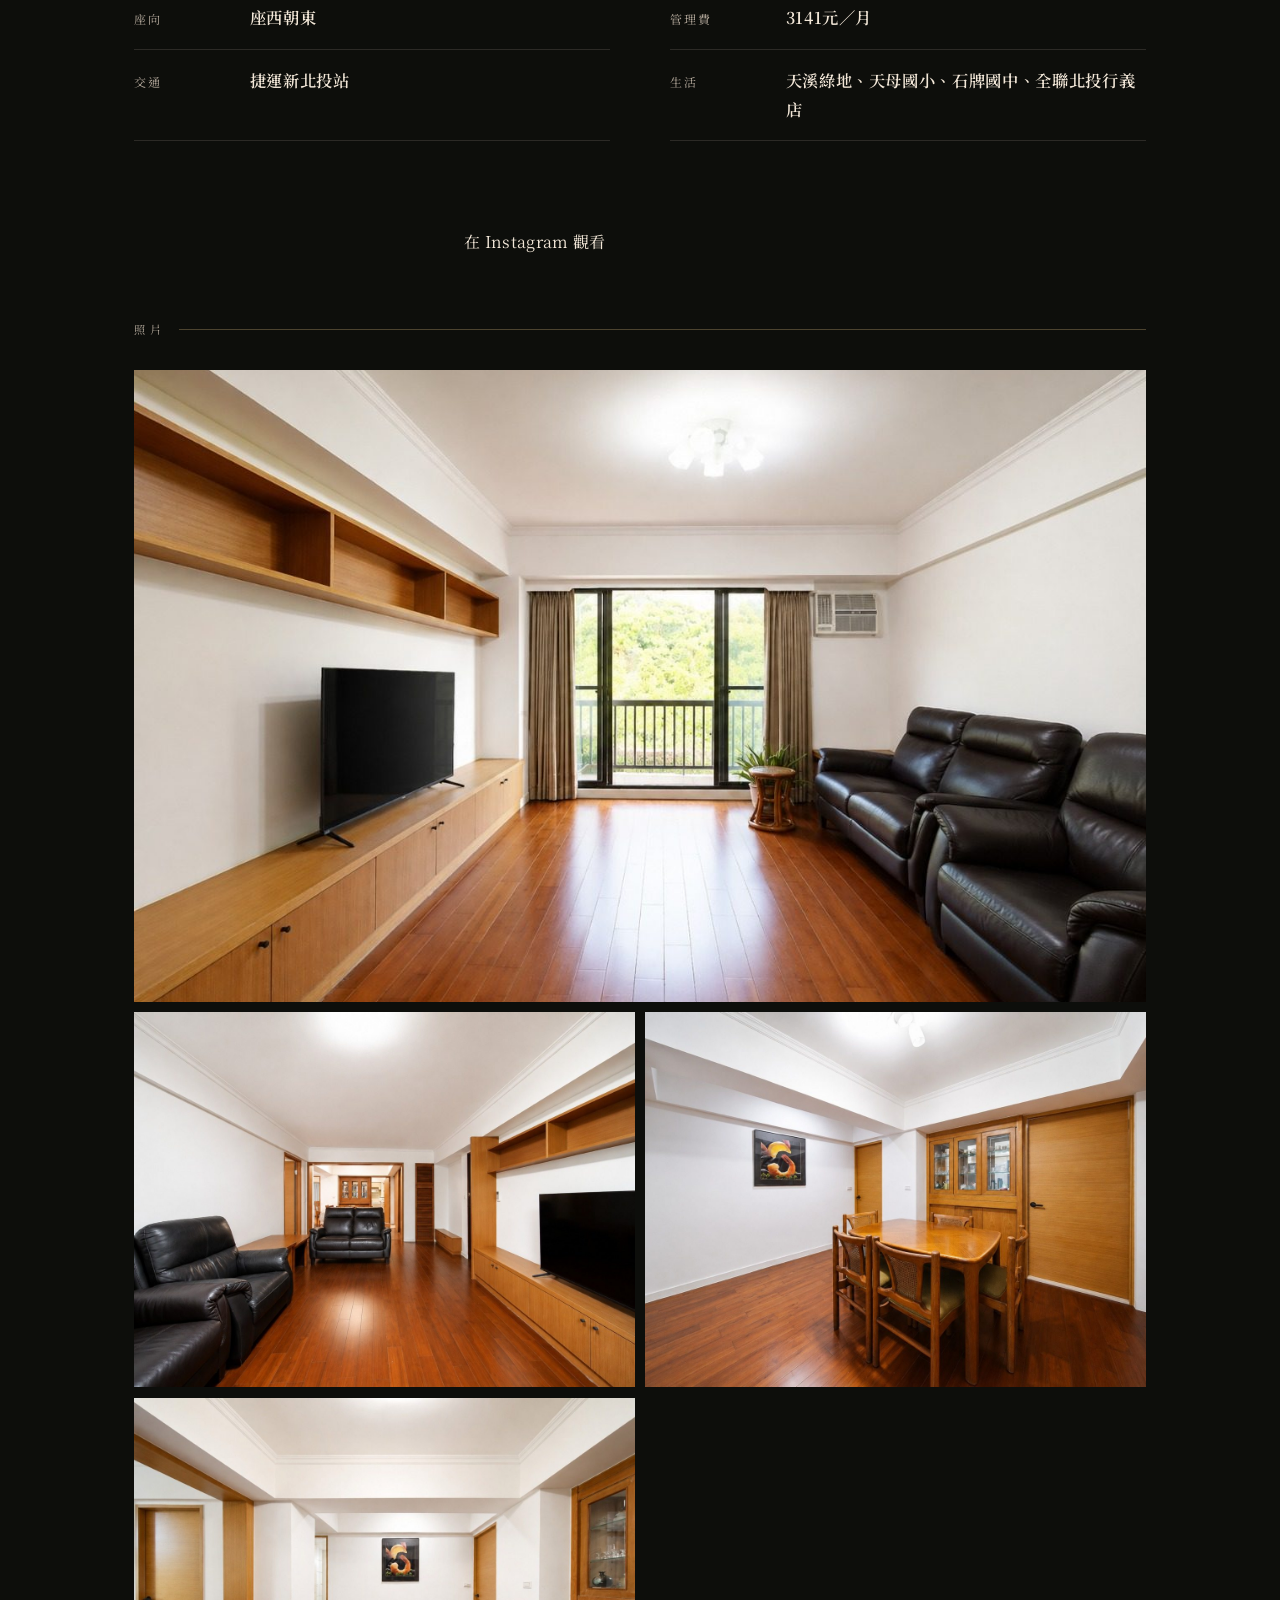
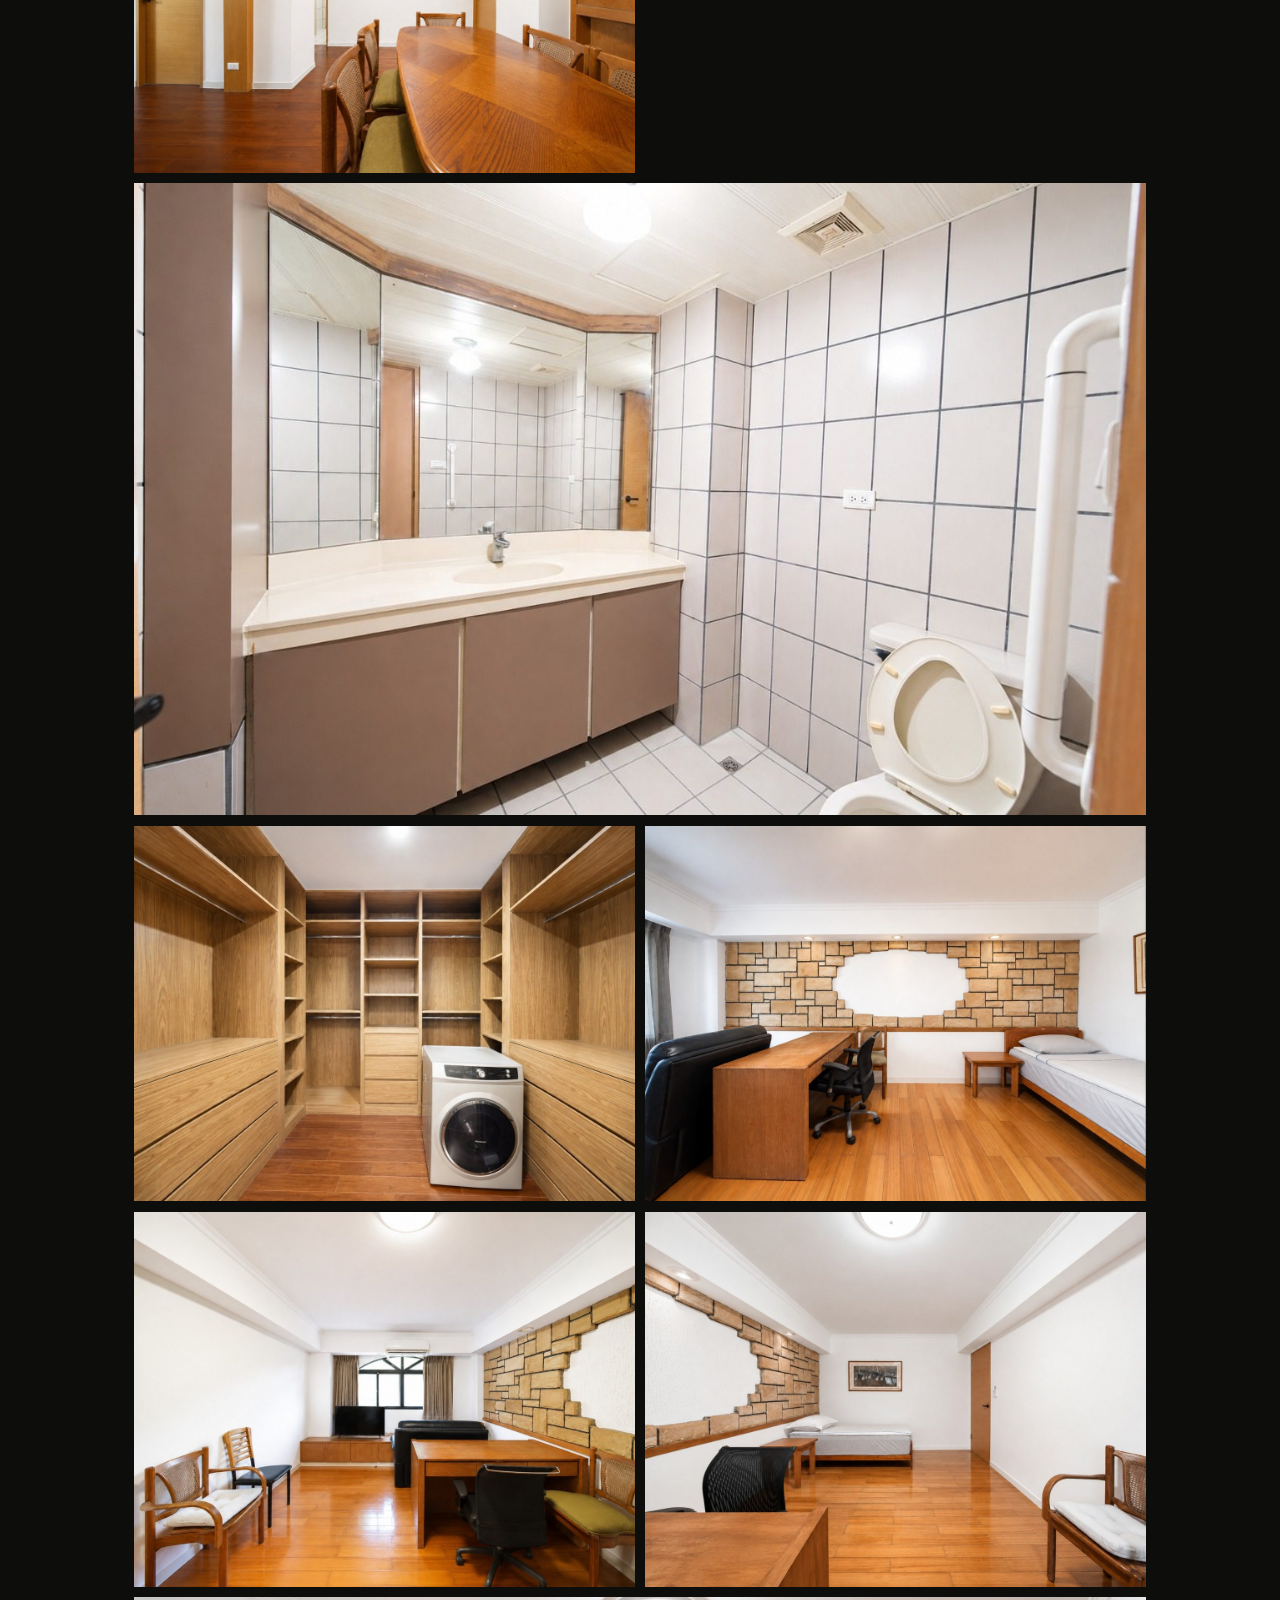
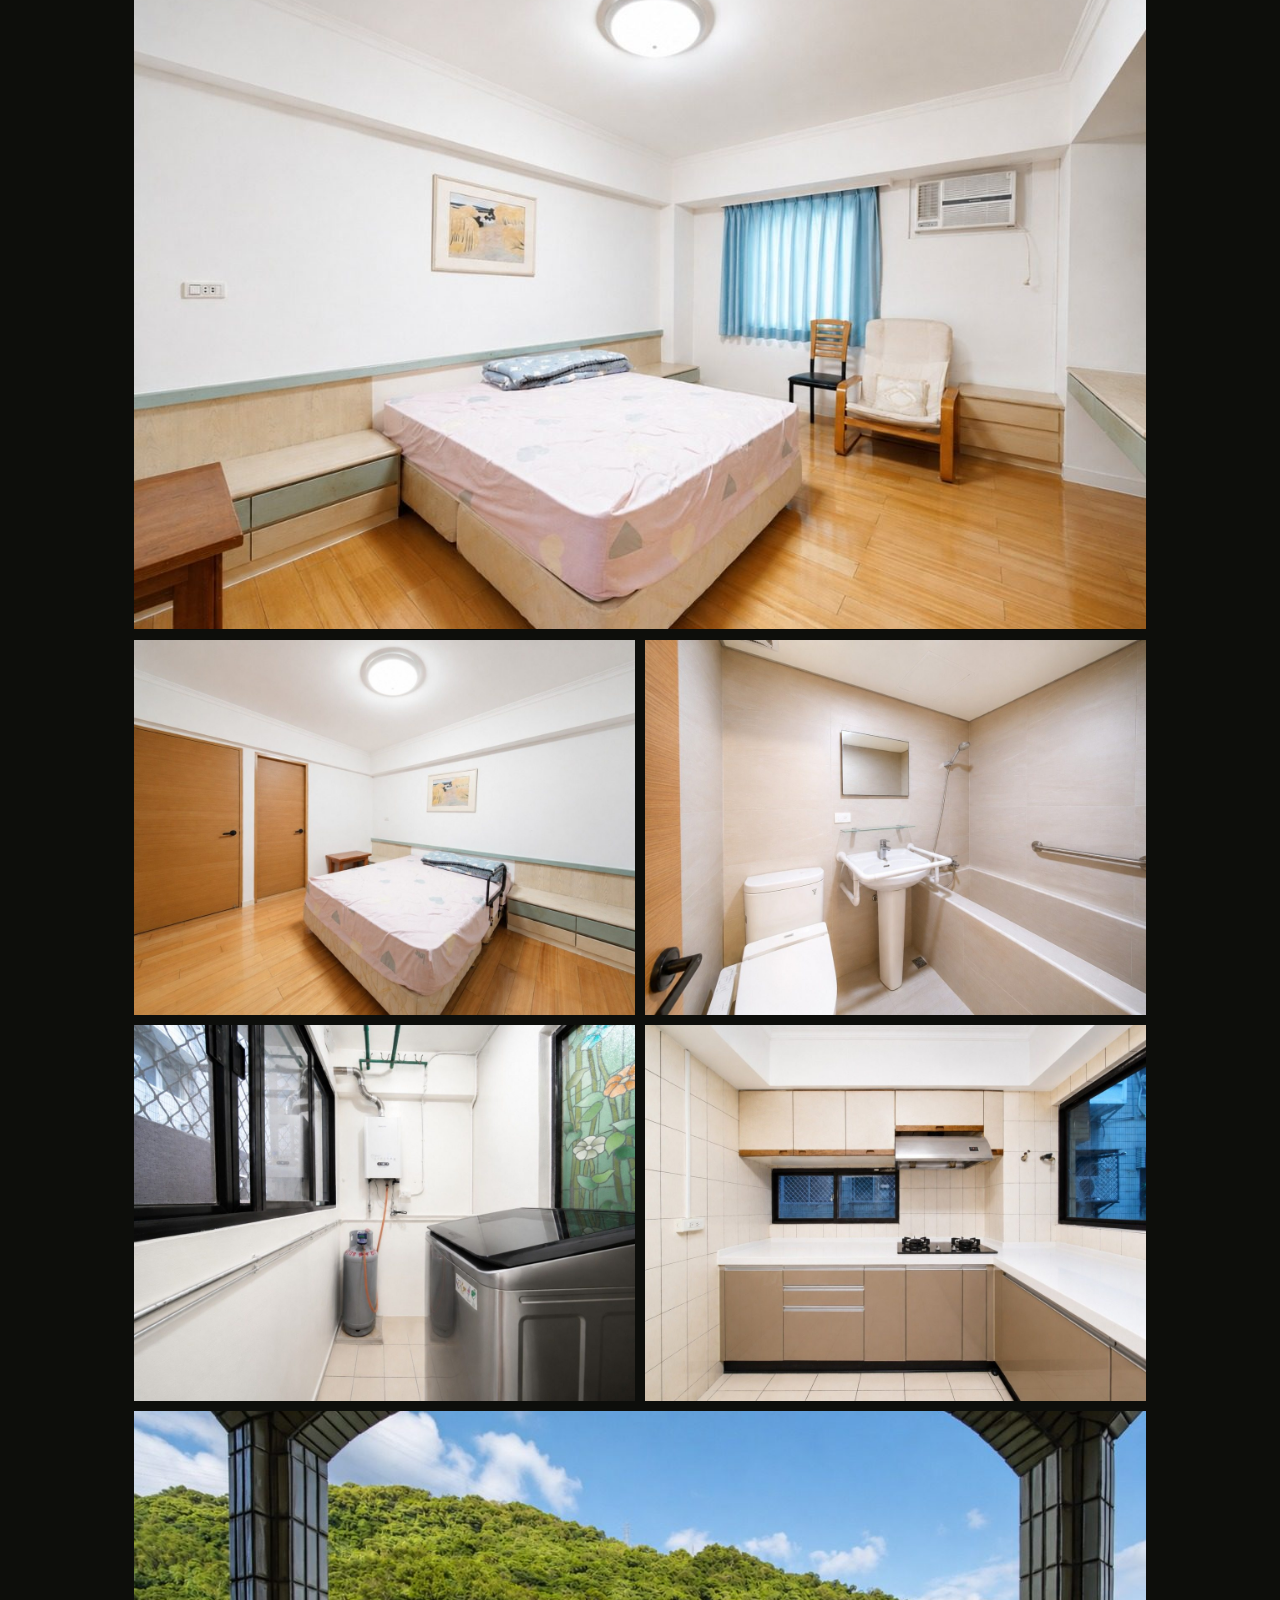
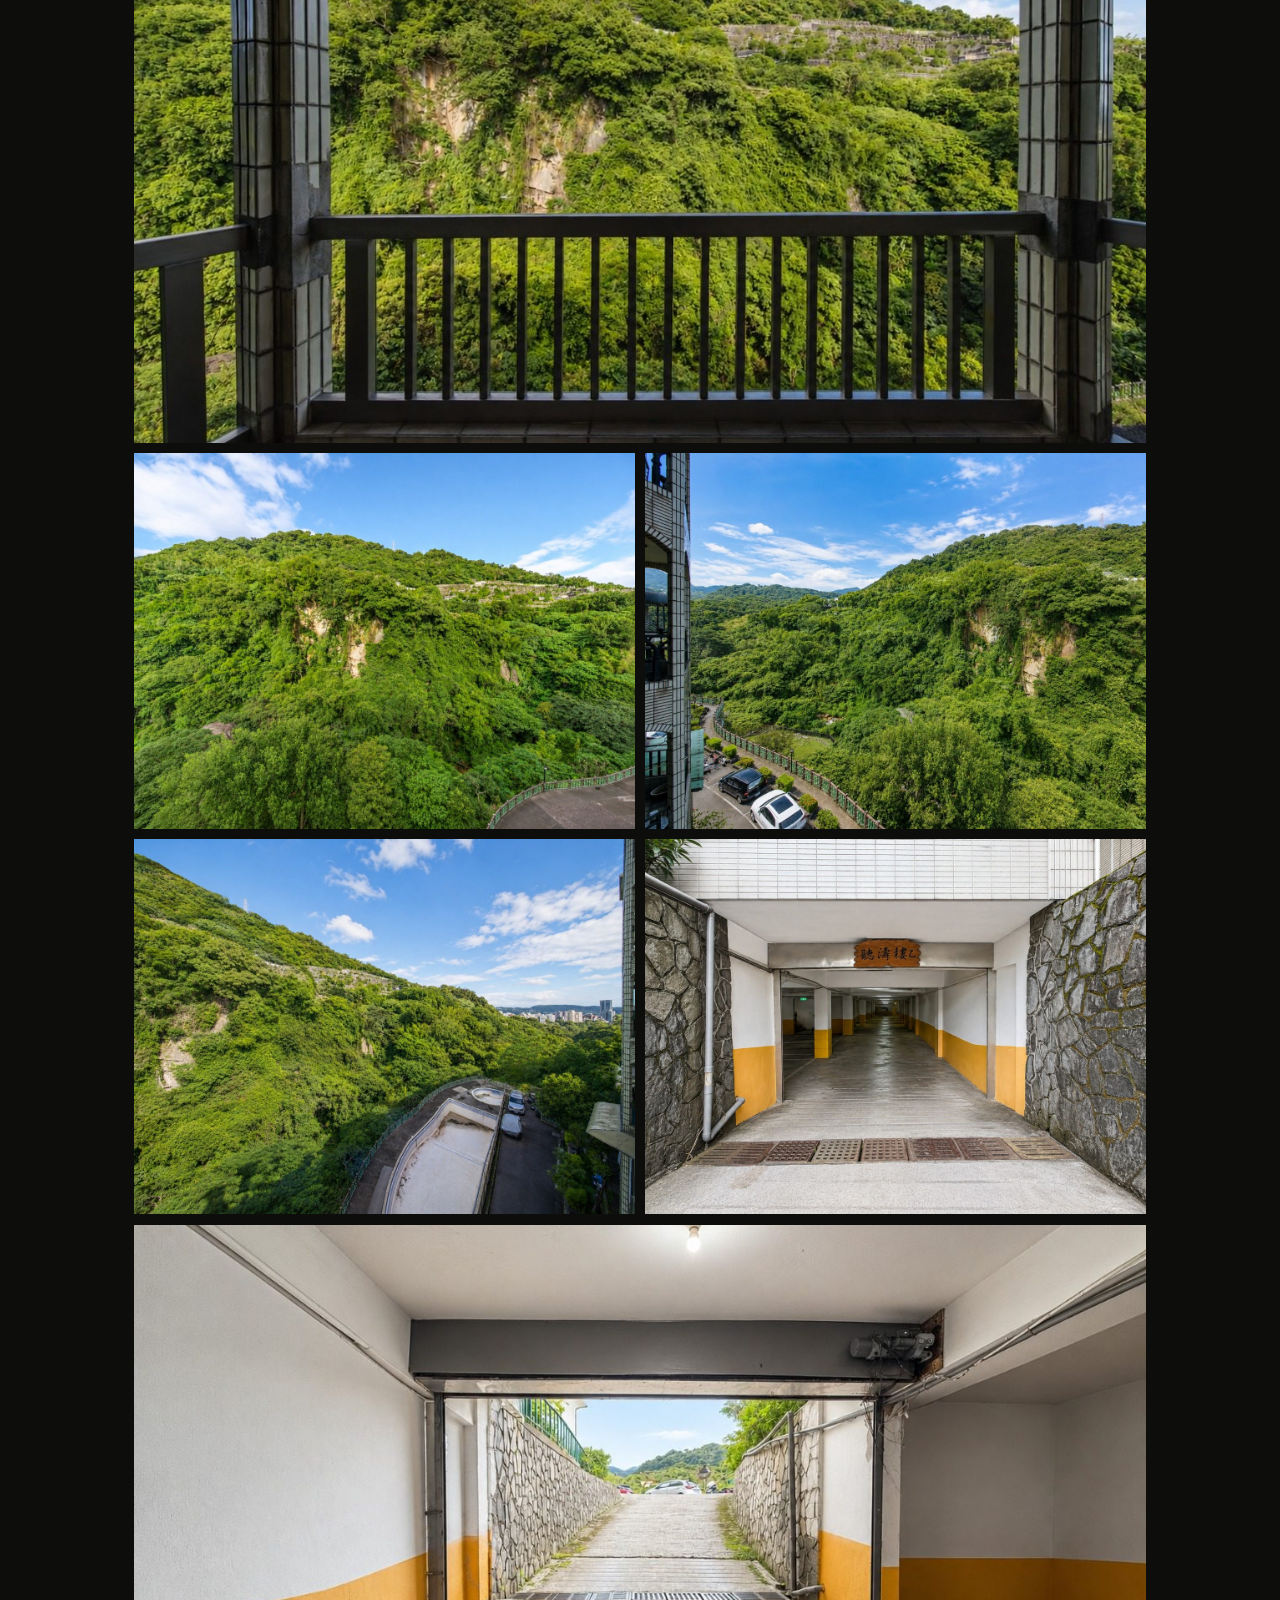
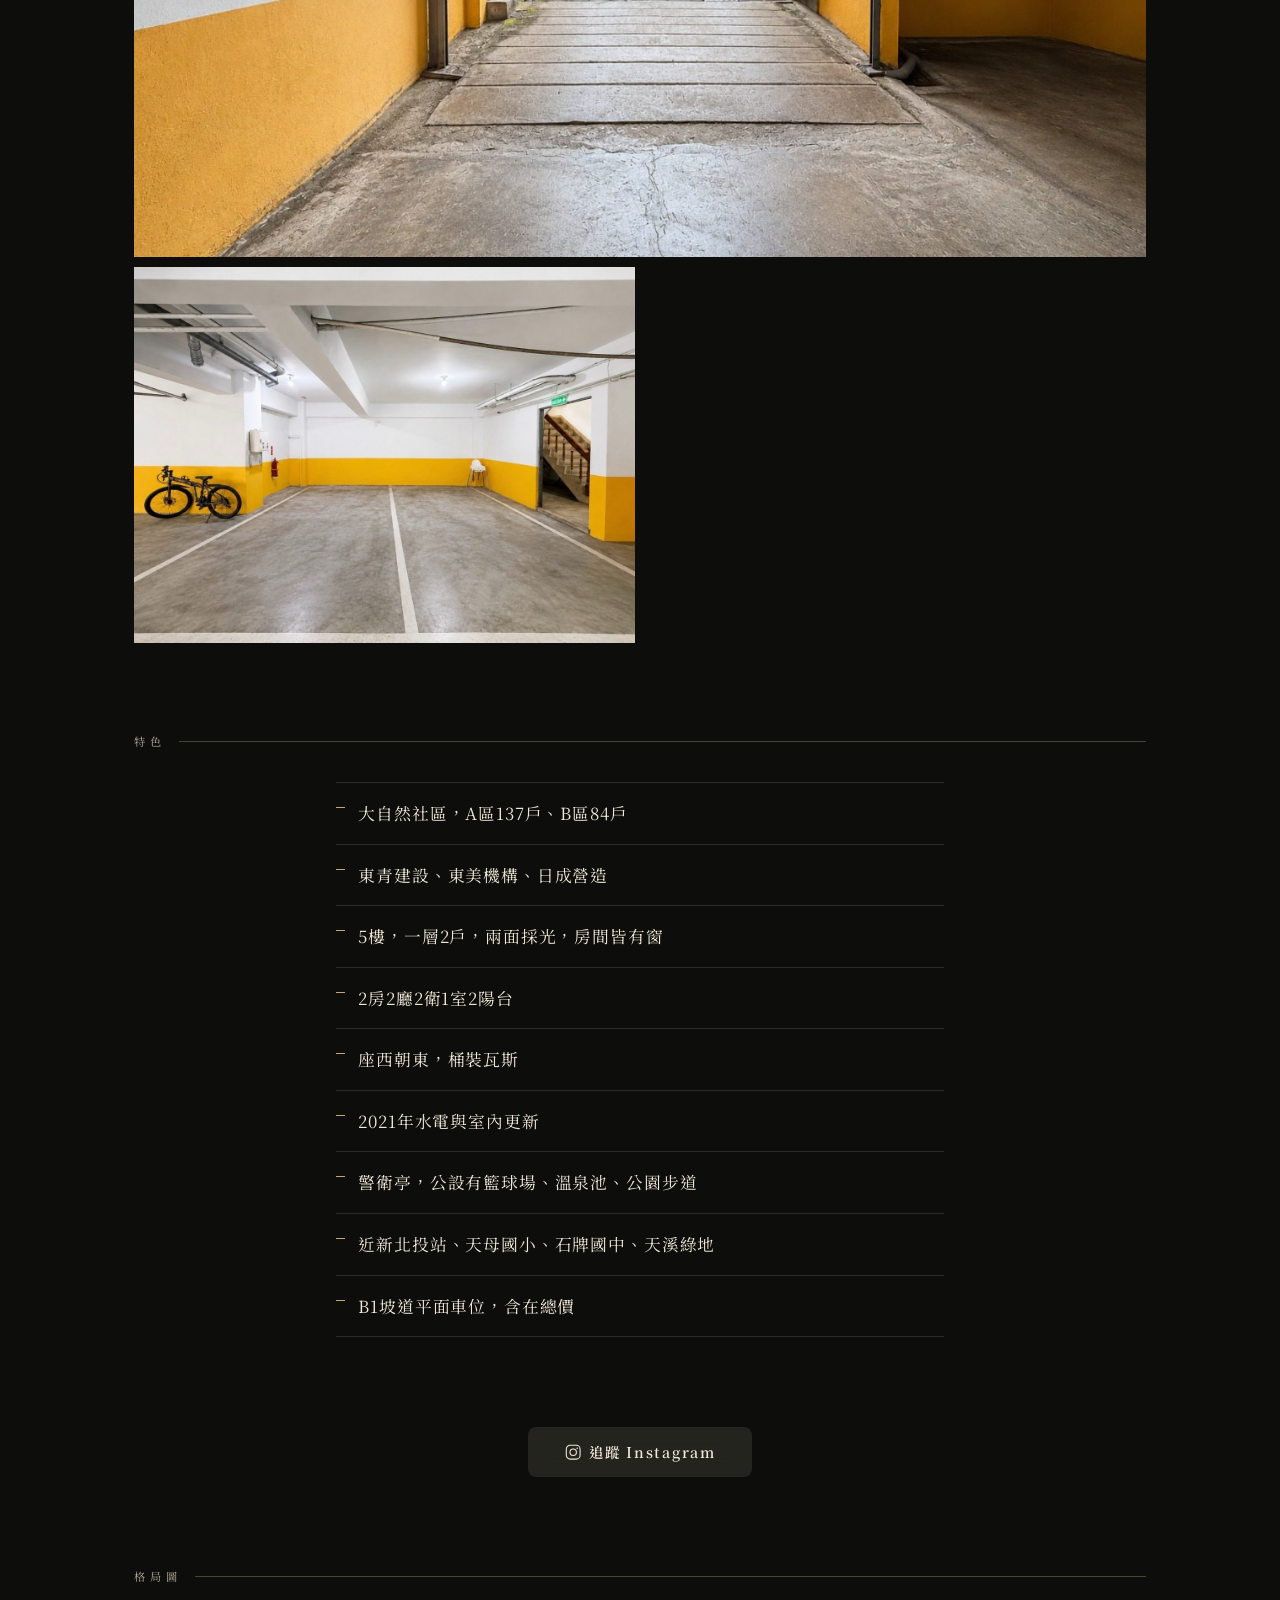
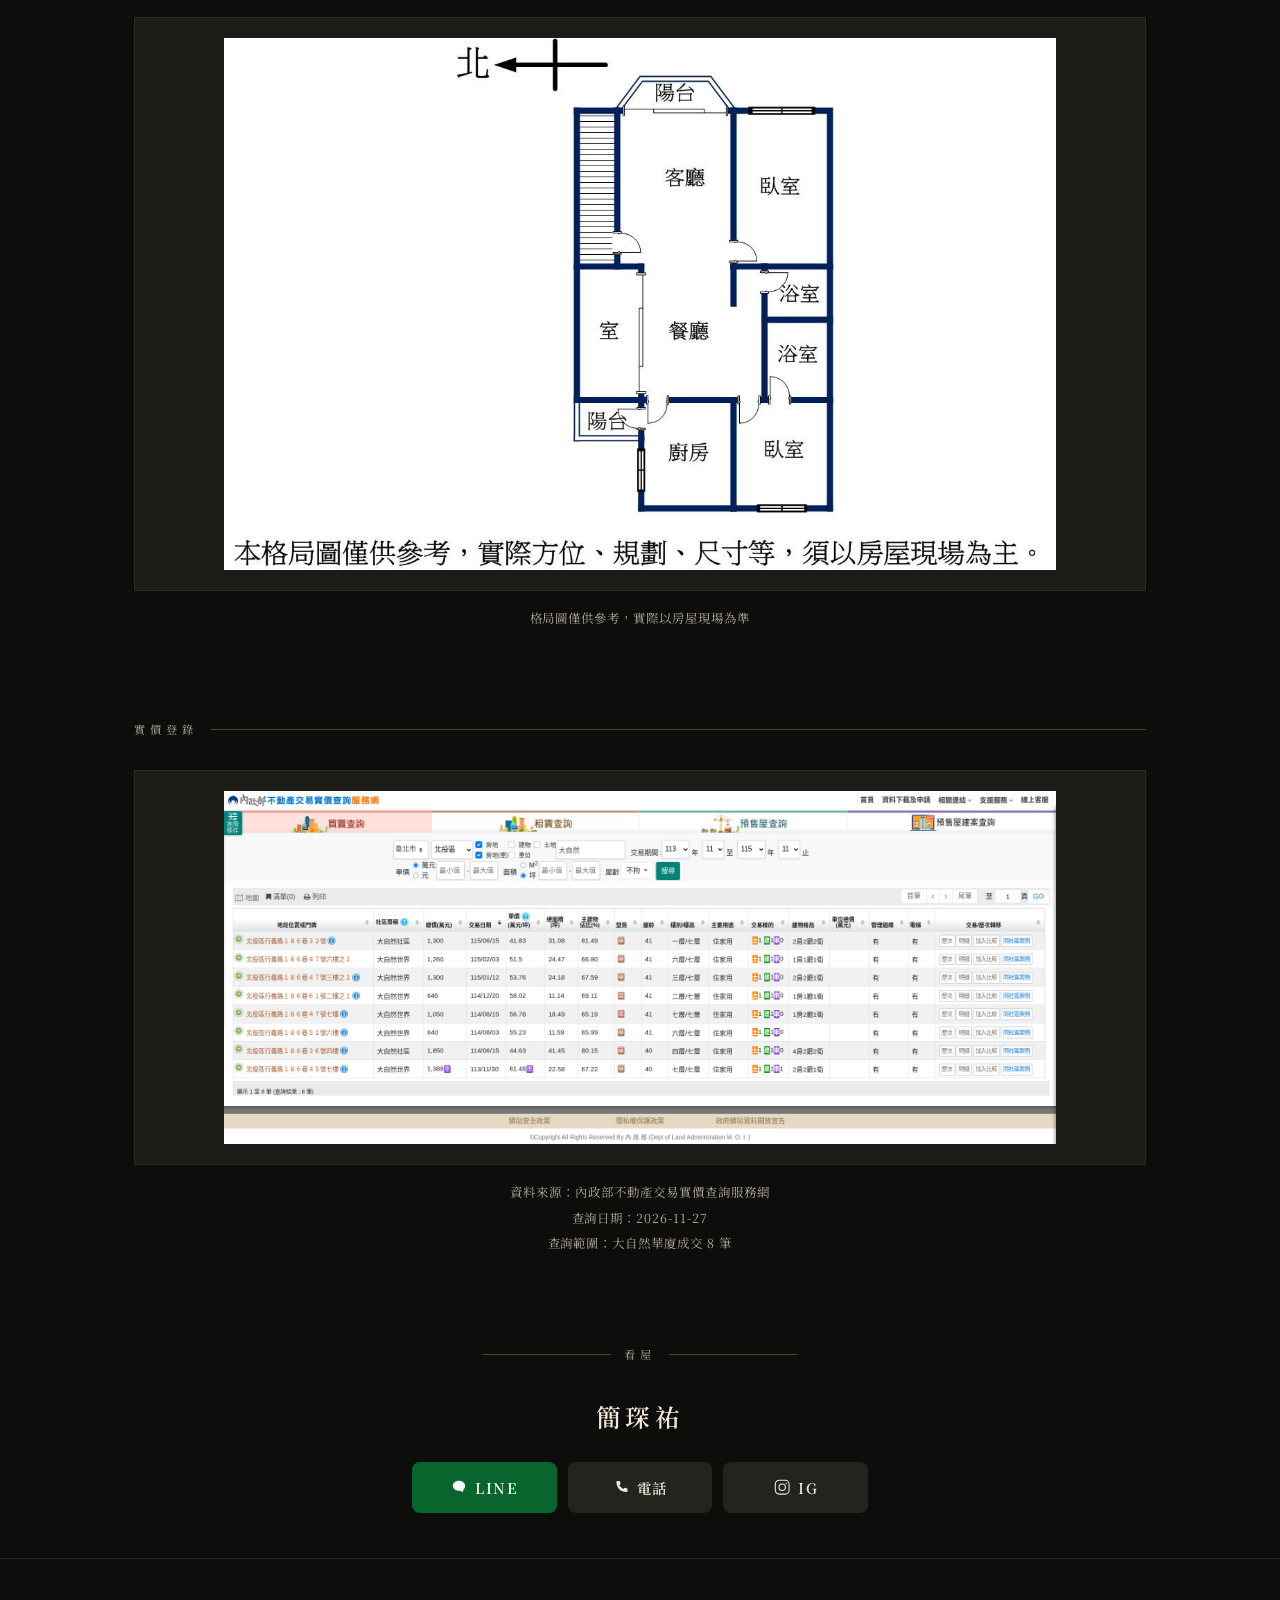
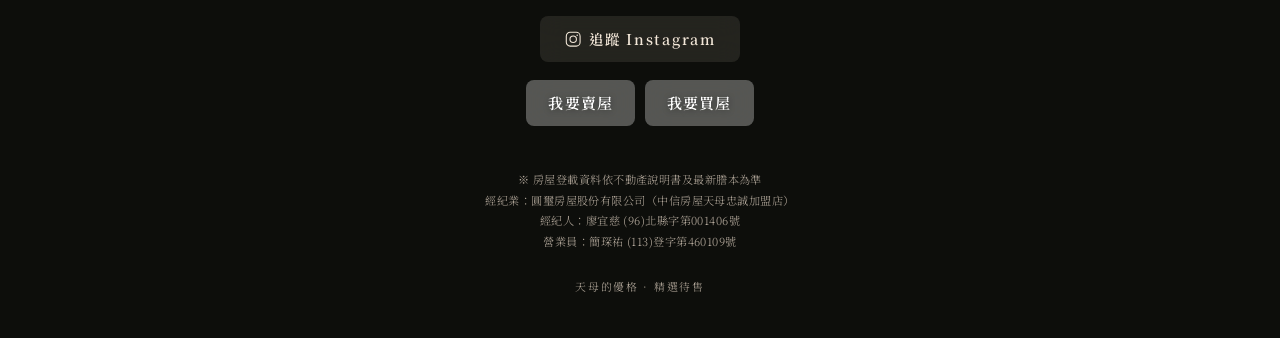
<file: listings/daziran/index.html>
<!DOCTYPE html>
<html lang="zh-Hant">
<head>
  <meta charset="utf-8">
  <meta name="viewport" content="width=device-width, initial-scale=1, viewport-fit=cover">
  <title>獨家天母大自然景觀宅坡平車｜天母的優格</title>
  <meta name="theme-color" content="#0d0e0b">
    <meta property="og:type" content="website">
  <meta property="og:title" content="獨家天母大自然景觀宅坡平車｜天母的優格">
  <meta name="twitter:card" content="summary_large_image">
  <meta name="description" content="北投區行義路 大自然社區 2房2廳2衛 開價2350萬 含坡道平面車位">
  <meta property="og:description" content="北投區行義路 大自然社區 2房2廳2衛 開價2350萬 含坡道平面車位">
  <meta property="og:image" content="https://lohateve.github.io/assets/images/listings/daziran/og.jpg">
  <meta name="twitter:image" content="https://lohateve.github.io/assets/images/listings/daziran/og.jpg">
  <link rel="canonical" href="https://lohateve.github.io/listings/daziran/">
  <meta property="og:url" content="https://lohateve.github.io/listings/daziran/">
  <link rel="icon" href="../../assets/icons/favicon.svg" type="image/svg+xml">
  <link rel="preconnect" href="https://fonts.googleapis.com">
  <link rel="preconnect" href="https://fonts.gstatic.com" crossorigin>
  <link href="https://fonts.googleapis.com/css2?family=Noto+Serif+TC:wght@300;400;600;700&display=swap" rel="stylesheet">
  <link rel="stylesheet" href="../../assets/css/style.css?v=8adf3fb4">
  <script src="../../assets/js/gallery.js" defer></script>
</head>
<body class="listing-page has-cta">
  <a class="skip" href="#main">跳到主要內容</a>
  <header class="site-header">
    <a class="wordmark" href="../../index.html">天母的優格</a>
    <span class="header-tag">精選待售</span>
  </header>
  <main id="main">
    <figure class="hero reveal"><a href="../../assets/images/listings/daziran/photo-01.jpg" data-gallery data-caption="客廳望向陽台與山景"><img src="../../assets/images/listings/daziran/photo-01.jpg" alt="客廳望向陽台與山景" width="1600" height="1066" fetchpriority="high"></a></figure>
    <section class="title-block reveal">
      <p class="eyebrow">北投 · 北投區行義路</p>
      <h1>獨家天母大自然景觀宅坡平車</h1>
      <p class="lead">五樓山景，兩面採光</p>
      <p class="price"><span class="num">2350</span><span class="unit">萬</span></p>
    </section>
    <section class="section" id="specs">
      <h2 class="section-title">物件概況</h2>
      <dl class="specs-grid"><div><dt>社區</dt><dd>大自然社區</dd></div><div><dt>位置</dt><dd>北投區行義路</dd></div><div><dt>類型</dt><dd>電梯住宅</dd></div><div><dt>樓層</dt><dd>5樓／7樓，一層2戶</dd></div><div><dt>格局</dt><dd>2房2廳2衛1室2陽台</dd></div><div><dt>屋齡</dt><dd>約41.9年</dd></div><div><dt>建坪</dt><dd>約41.23坪</dd></div><div><dt>主建物</dt><dd>約36.03坪</dd></div><div><dt>附屬建物</dt><dd>陽台約2.24坪</dd></div><div><dt>共有部分</dt><dd>約2.96坪</dd></div><div><dt>地坪</dt><dd>約9.10坪</dd></div><div><dt>車位</dt><dd>B1坡道平面，獨立權狀、僅有使用權，面積未提供，含在總價，車位380萬</dd></div><div><dt>座向</dt><dd>座西朝東</dd></div><div><dt>管理費</dt><dd>3141元／月</dd></div><div><dt>交通</dt><dd>捷運新北投站</dd></div><div><dt>生活</dt><dd>天溪綠地、天母國小、石牌國中、全聯北投行義店</dd></div></dl>
    </section>
    <section class="section reel-section" id="video" aria-label="影片">
      <div class="reel-embed">
        <blockquote class="instagram-media" data-instgrm-permalink="https://www.instagram.com/reel/DfUaQK7s-XJ/" data-instgrm-version="14">
          <a href="https://www.instagram.com/reel/DfUaQK7s-XJ/" rel="noopener noreferrer" target="_blank">在 Instagram 觀看</a>
        </blockquote>
        <script async src="https://www.instagram.com/embed.js"></script>
      </div>
    </section>
    <section class="section" id="photos">
      <h2 class="section-title">照片</h2>
      <div class="gallery-grid">
        <a class="span-2 wide" href="../../assets/images/listings/daziran/photo-01.jpg" data-gallery data-caption="客廳望向陽台與山景"><img src="../../assets/images/listings/daziran/photo-01.jpg" alt="客廳望向陽台與山景" width="1600" height="1066" loading="eager"></a><a href="../../assets/images/listings/daziran/photo-02.jpg" data-gallery data-caption="客廳沙發區與電視櫃"><img src="../../assets/images/listings/daziran/photo-02.jpg" alt="客廳沙發區與電視櫃" width="1600" height="1066" loading="eager"></a><a href="../../assets/images/listings/daziran/photo-03.jpg" data-gallery data-caption="餐廳"><img src="../../assets/images/listings/daziran/photo-03.jpg" alt="餐廳" width="1600" height="1066" loading="lazy"></a><a href="../../assets/images/listings/daziran/photo-04.jpg" data-gallery data-caption="餐廳望向客廳"><img src="../../assets/images/listings/daziran/photo-04.jpg" alt="餐廳望向客廳" width="1600" height="1066" loading="lazy"></a><a class="span-2 wide" href="../../assets/images/listings/daziran/photo-05.jpg" data-gallery data-caption="衛浴"><img src="../../assets/images/listings/daziran/photo-05.jpg" alt="衛浴" width="1600" height="1066" loading="lazy"></a><a href="../../assets/images/listings/daziran/photo-06.jpg" data-gallery data-caption="更衣室與洗衣機"><img src="../../assets/images/listings/daziran/photo-06.jpg" alt="更衣室與洗衣機" width="1600" height="1066" loading="lazy"></a><a href="../../assets/images/listings/daziran/photo-07.jpg" data-gallery data-caption="臥室與書桌"><img src="../../assets/images/listings/daziran/photo-07.jpg" alt="臥室與書桌" width="1600" height="1066" loading="lazy"></a><a href="../../assets/images/listings/daziran/photo-08.jpg" data-gallery data-caption="臥室工作區"><img src="../../assets/images/listings/daziran/photo-08.jpg" alt="臥室工作區" width="1600" height="1066" loading="lazy"></a><a href="../../assets/images/listings/daziran/photo-09.jpg" data-gallery data-caption="臥室另一側"><img src="../../assets/images/listings/daziran/photo-09.jpg" alt="臥室另一側" width="1600" height="1066" loading="lazy"></a><a class="span-2 wide" href="../../assets/images/listings/daziran/photo-10.jpg" data-gallery data-caption="臥室"><img src="../../assets/images/listings/daziran/photo-10.jpg" alt="臥室" width="1600" height="1066" loading="lazy"></a><a href="../../assets/images/listings/daziran/photo-11.jpg" data-gallery data-caption="臥室與衣櫃"><img src="../../assets/images/listings/daziran/photo-11.jpg" alt="臥室與衣櫃" width="1600" height="1066" loading="lazy"></a><a href="../../assets/images/listings/daziran/photo-12.jpg" data-gallery data-caption="衛浴"><img src="../../assets/images/listings/daziran/photo-12.jpg" alt="衛浴" width="1600" height="1066" loading="lazy"></a><a href="../../assets/images/listings/daziran/photo-13.jpg" data-gallery data-caption="工作陽台與洗衣區"><img src="../../assets/images/listings/daziran/photo-13.jpg" alt="工作陽台與洗衣區" width="1600" height="1066" loading="lazy"></a><a href="../../assets/images/listings/daziran/photo-14.jpg" data-gallery data-caption="廚房"><img src="../../assets/images/listings/daziran/photo-14.jpg" alt="廚房" width="1600" height="1066" loading="lazy"></a><a class="span-2 wide" href="../../assets/images/listings/daziran/photo-15.jpg" data-gallery data-caption="陽台外的山景"><img src="../../assets/images/listings/daziran/photo-15.jpg" alt="陽台外的山景" width="1600" height="1066" loading="lazy"></a><a href="../../assets/images/listings/daziran/photo-16.jpg" data-gallery data-caption="窗景山嵐"><img src="../../assets/images/listings/daziran/photo-16.jpg" alt="窗景山嵐" width="1600" height="1066" loading="lazy"></a><a href="../../assets/images/listings/daziran/photo-17.jpg" data-gallery data-caption="窗邊俯視社區步道與停車"><img src="../../assets/images/listings/daziran/photo-17.jpg" alt="窗邊俯視社區步道與停車" width="1600" height="1066" loading="lazy"></a><a href="../../assets/images/listings/daziran/photo-18.jpg" data-gallery data-caption="窗景與山下道路"><img src="../../assets/images/listings/daziran/photo-18.jpg" alt="窗景與山下道路" width="1600" height="1066" loading="lazy"></a><a href="../../assets/images/listings/daziran/photo-19.jpg" data-gallery data-caption="地下室走廊，聽濤樓乙"><img src="../../assets/images/listings/daziran/photo-19.jpg" alt="地下室走廊，聽濤樓乙" width="1600" height="1066" loading="lazy"></a><a class="span-2 wide" href="../../assets/images/listings/daziran/photo-20.jpg" data-gallery data-caption="地下室坡道"><img src="../../assets/images/listings/daziran/photo-20.jpg" alt="地下室坡道" width="1600" height="1066" loading="lazy"></a><a href="../../assets/images/listings/daziran/photo-21.jpg" data-gallery data-caption="地下停車空間"><img src="../../assets/images/listings/daziran/photo-21.jpg" alt="地下停車空間" width="1600" height="1066" loading="lazy"></a>
      </div>
    </section>
    <section class="section" id="features">
      <h2 class="section-title">特色</h2>
      <ul class="feature-list"><li>大自然社區，A區137戶、B區84戶</li><li>東青建設、東美機構、日成營造</li><li>5樓，一層2戶，兩面採光，房間皆有窗</li><li>2房2廳2衛1室2陽台</li><li>座西朝東，桶裝瓦斯</li><li>2021年水電與室內更新</li><li>警衛亭，公設有籃球場、溫泉池、公園步道</li><li>近新北投站、天母國小、石牌國中、天溪綠地</li><li>B1坡道平面車位，含在總價</li></ul>
    </section>
    <section class="section ig-cta ig-cta-mid" id="instagram-follow" aria-label="追蹤 Instagram">
      <a class="btn btn-ig-follow" href="https://www.instagram.com/TMD_yogurt/" rel="noopener noreferrer" target="_blank"><svg class="ig-icon" viewBox="0 0 24 24" aria-hidden="true">
  <rect x="3" y="3" width="18" height="18" rx="5" fill="none" stroke="currentColor" stroke-width="1.4"/>
  <circle cx="12" cy="12" r="4.2" fill="none" stroke="currentColor" stroke-width="1.4"/>
  <circle cx="17.2" cy="6.8" r="1" fill="currentColor"/>
</svg><span>追蹤 Instagram</span></a>
    </section>
    <section class="section" id="floorplan">
      <h2 class="section-title">格局圖</h2>
      <div class="floorplan-frame"><a href="../../assets/images/listings/daziran/plan-01.jpg" data-gallery data-caption="格局圖，僅供參考，實際以房屋現場為準"><img src="../../assets/images/listings/daziran/plan-01.jpg" alt="格局圖，僅供參考，實際以房屋現場為準" width="1400" height="1000" loading="lazy"></a></div>
      <p class="caption">格局圖僅供參考，實際以房屋現場為準</p>
    </section>
    <section class="section" id="registry">
      <h2 class="section-title">實價登錄</h2>
      <div class="registry-grid"><a href="../../assets/images/listings/daziran/actual-price-01.jpg" data-gallery data-caption="大自然華廈 實價登錄列表 8筆"><img src="../../assets/images/listings/daziran/actual-price-01.jpg" alt="大自然華廈 實價登錄列表 8筆" loading="lazy"></a></div>
      <p class="registry-note">資料來源：內政部不動產交易實價查詢服務網</p>
      <p class="registry-note">查詢日期：2026-11-27</p>
      <p class="registry-note">查詢範圍：大自然華廈成交 8 筆</p>
    </section>
    <section class="section contact" id="contact">
      <h2 class="section-title">看屋</h2>
      <p class="agent-name">簡琛祐</p>
      <div class="contact-actions cols-3">
        <a class="btn btn-line" href="https://line.me/ti/p/G1rRvflCQE" rel="noopener noreferrer" target="_blank"><svg viewBox="0 0 24 24" aria-hidden="true"><path fill="currentColor" d="M19.7 10.1c0-3.6-3.6-6.5-8-6.5s-8 2.9-8 6.5 3.6 6.5 8 6.5c.5 0 1 0 1.5-.1l3.4 1.9c.2.1.5 0 .5-.3v-2.5c1.6-1.2 2.6-2.9 2.6-5z"/></svg><span>LINE</span></a><a class="btn btn-solid" href="tel:+886916601973"><svg viewBox="0 0 24 24" aria-hidden="true"><path fill="currentColor" d="M7.1 3.8h2.2c.6 0 1.1.4 1.2.9l.6 2.2c.1.5 0 1-.4 1.4l-1.1 1.1a12.2 12.2 0 0 0 5 5l1.1-1.1c.4-.4.9-.5 1.4-.4l2.2.6c.5.1.9.6.9 1.2v2.2c0 .7-.6 1.3-1.3 1.3C11.4 18.2 5.8 12.6 5.8 5.1c0-.7.6-1.3 1.3-1.3z"/></svg><span>電話</span></a><a class="btn btn-ghost" href="https://ig.me/m/TMD_yogurt" rel="noopener noreferrer" target="_blank"><svg class="ig-icon" viewBox="0 0 24 24" aria-hidden="true">
  <rect x="3" y="3" width="18" height="18" rx="5" fill="none" stroke="currentColor" stroke-width="1.4"/>
  <circle cx="12" cy="12" r="4.2" fill="none" stroke="currentColor" stroke-width="1.4"/>
  <circle cx="17.2" cy="6.8" r="1" fill="currentColor"/>
</svg><span>IG</span></a>
      </div>
    </section>
    <div class="cta-bar cols-3"><div class="inner"><a class="btn btn-line" href="https://line.me/ti/p/G1rRvflCQE" rel="noopener noreferrer" target="_blank"><svg viewBox="0 0 24 24" aria-hidden="true"><path fill="currentColor" d="M19.7 10.1c0-3.6-3.6-6.5-8-6.5s-8 2.9-8 6.5 3.6 6.5 8 6.5c.5 0 1 0 1.5-.1l3.4 1.9c.2.1.5 0 .5-.3v-2.5c1.6-1.2 2.6-2.9 2.6-5z"/></svg><span>LINE</span></a><a class="btn btn-solid" href="tel:+886916601973"><svg viewBox="0 0 24 24" aria-hidden="true"><path fill="currentColor" d="M7.1 3.8h2.2c.6 0 1.1.4 1.2.9l.6 2.2c.1.5 0 1-.4 1.4l-1.1 1.1a12.2 12.2 0 0 0 5 5l1.1-1.1c.4-.4.9-.5 1.4-.4l2.2.6c.5.1.9.6.9 1.2v2.2c0 .7-.6 1.3-1.3 1.3C11.4 18.2 5.8 12.6 5.8 5.1c0-.7.6-1.3 1.3-1.3z"/></svg><span>電話</span></a><a class="btn btn-ghost" href="https://ig.me/m/TMD_yogurt" rel="noopener noreferrer" target="_blank"><svg class="ig-icon" viewBox="0 0 24 24" aria-hidden="true">
  <rect x="3" y="3" width="18" height="18" rx="5" fill="none" stroke="currentColor" stroke-width="1.4"/>
  <circle cx="12" cy="12" r="4.2" fill="none" stroke="currentColor" stroke-width="1.4"/>
  <circle cx="17.2" cy="6.8" r="1" fill="currentColor"/>
</svg><span>IG</span></a></div></div>
  </main>

  <footer class="site-footer">
    <div class="ig-cta ig-cta-footer">
      <a class="btn btn-ig-follow" href="https://www.instagram.com/TMD_yogurt/" rel="noopener noreferrer" target="_blank"><svg class="ig-icon" viewBox="0 0 24 24" aria-hidden="true">
  <rect x="3" y="3" width="18" height="18" rx="5" fill="none" stroke="currentColor" stroke-width="1.4"/>
  <circle cx="12" cy="12" r="4.2" fill="none" stroke="currentColor" stroke-width="1.4"/>
  <circle cx="17.2" cy="6.8" r="1" fill="currentColor"/>
</svg><span>追蹤 Instagram</span></a>
    </div>

    <nav class="form-actions cols-2 form-actions-footer" aria-label="我要賣屋與我要買屋">
      <a class="btn btn-ghost" href="https://docs.google.com/forms/d/e/1FAIpQLSfgd1Gr5Ier1Zw3FLSIcCSLkbBQtFWSE0MMMrSNYqtbVR_wrg/viewform" rel="noopener noreferrer" target="_blank">我要賣屋</a><a class="btn btn-ghost" href="https://docs.google.com/forms/d/e/1FAIpQLSfwgAmoFwXzCyb_sa5NgNKXgEsrNvfC2p3hT3B3Zudo0klbyQ/viewform" rel="noopener noreferrer" target="_blank">我要買屋</a>
    </nav>

    <div class="legal">
      <p>※ 房屋登載資料依不動產說明書及最新謄本為準</p>
<p>經紀業：圓璽房屋股份有限公司（中信房屋天母忠誠加盟店）</p>
<p>經紀人：廖宜慈 (96)北縣字第001406號</p>
<p>營業員：簡琛祐 (113)登字第460109號</p>
    </div>
    <p class="copyright">天母的優格 · 精選待售</p>
  </footer>
</body>
</html>
</file>
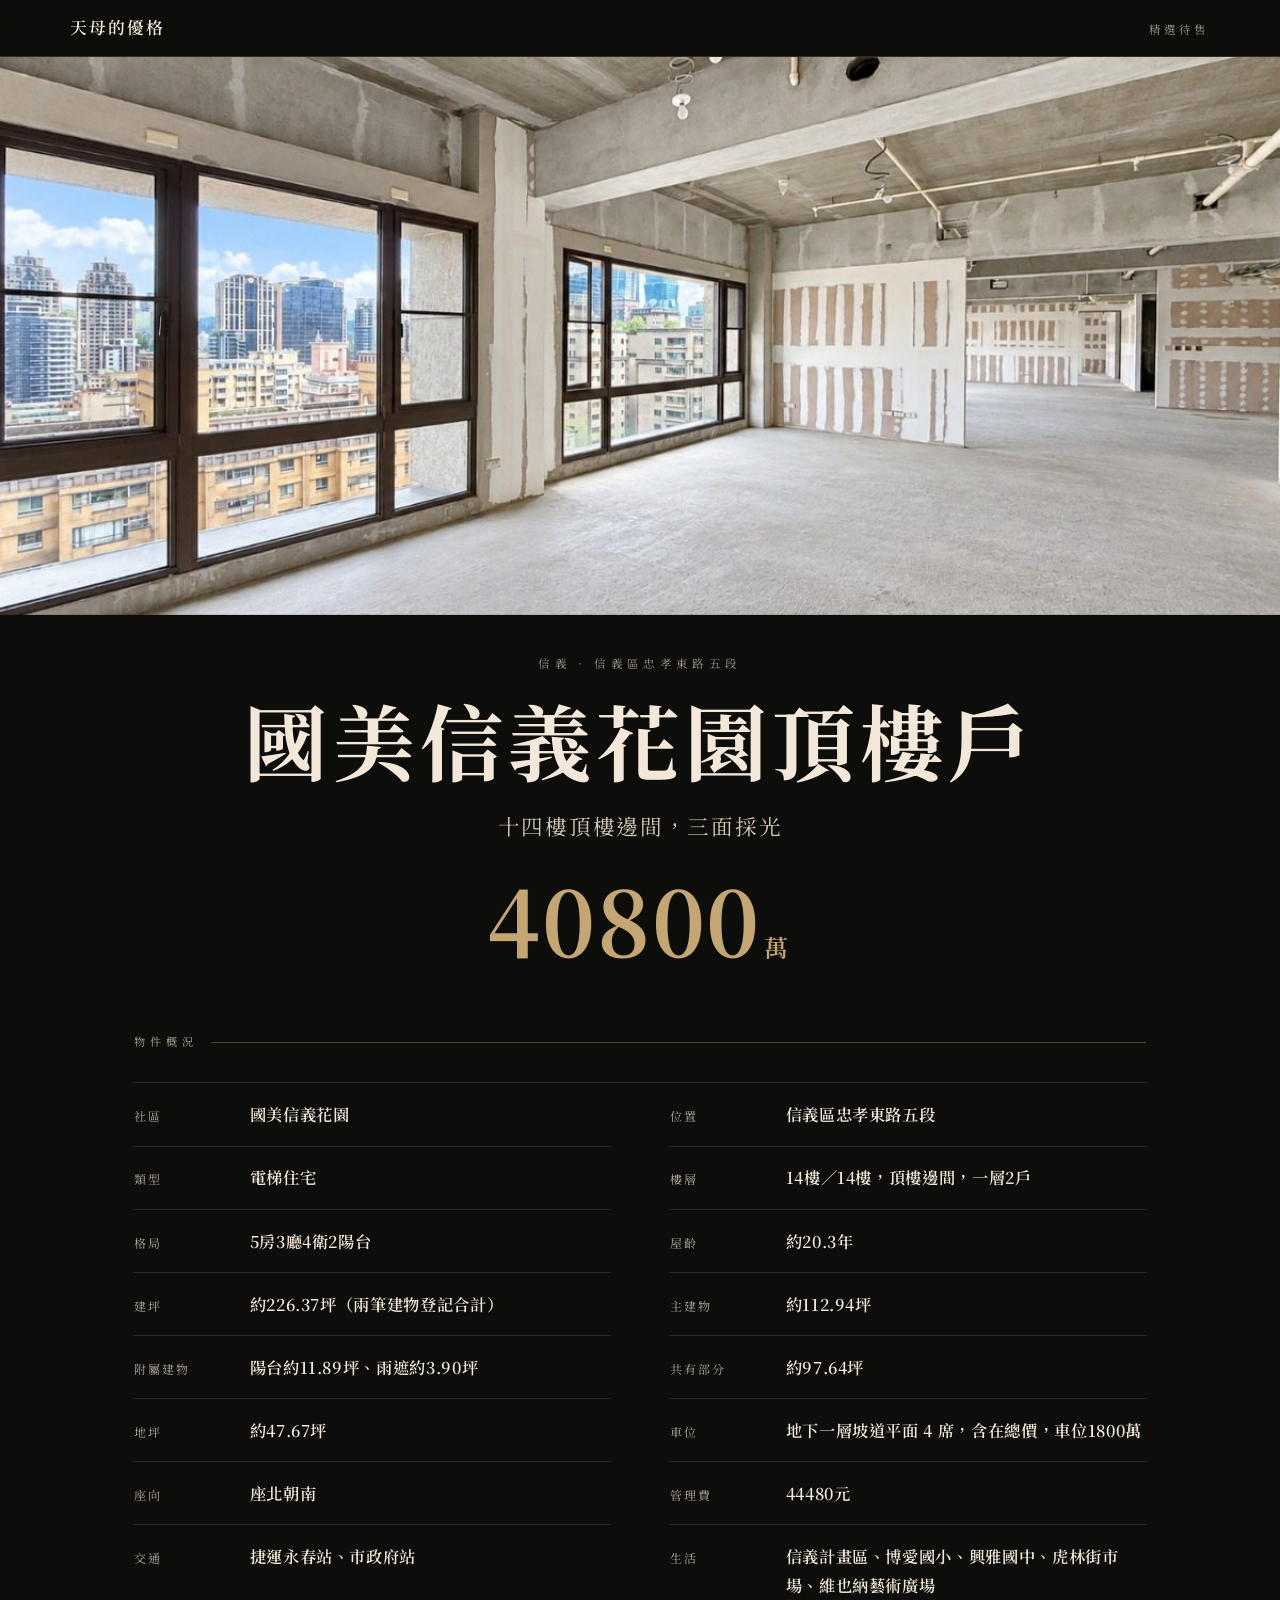
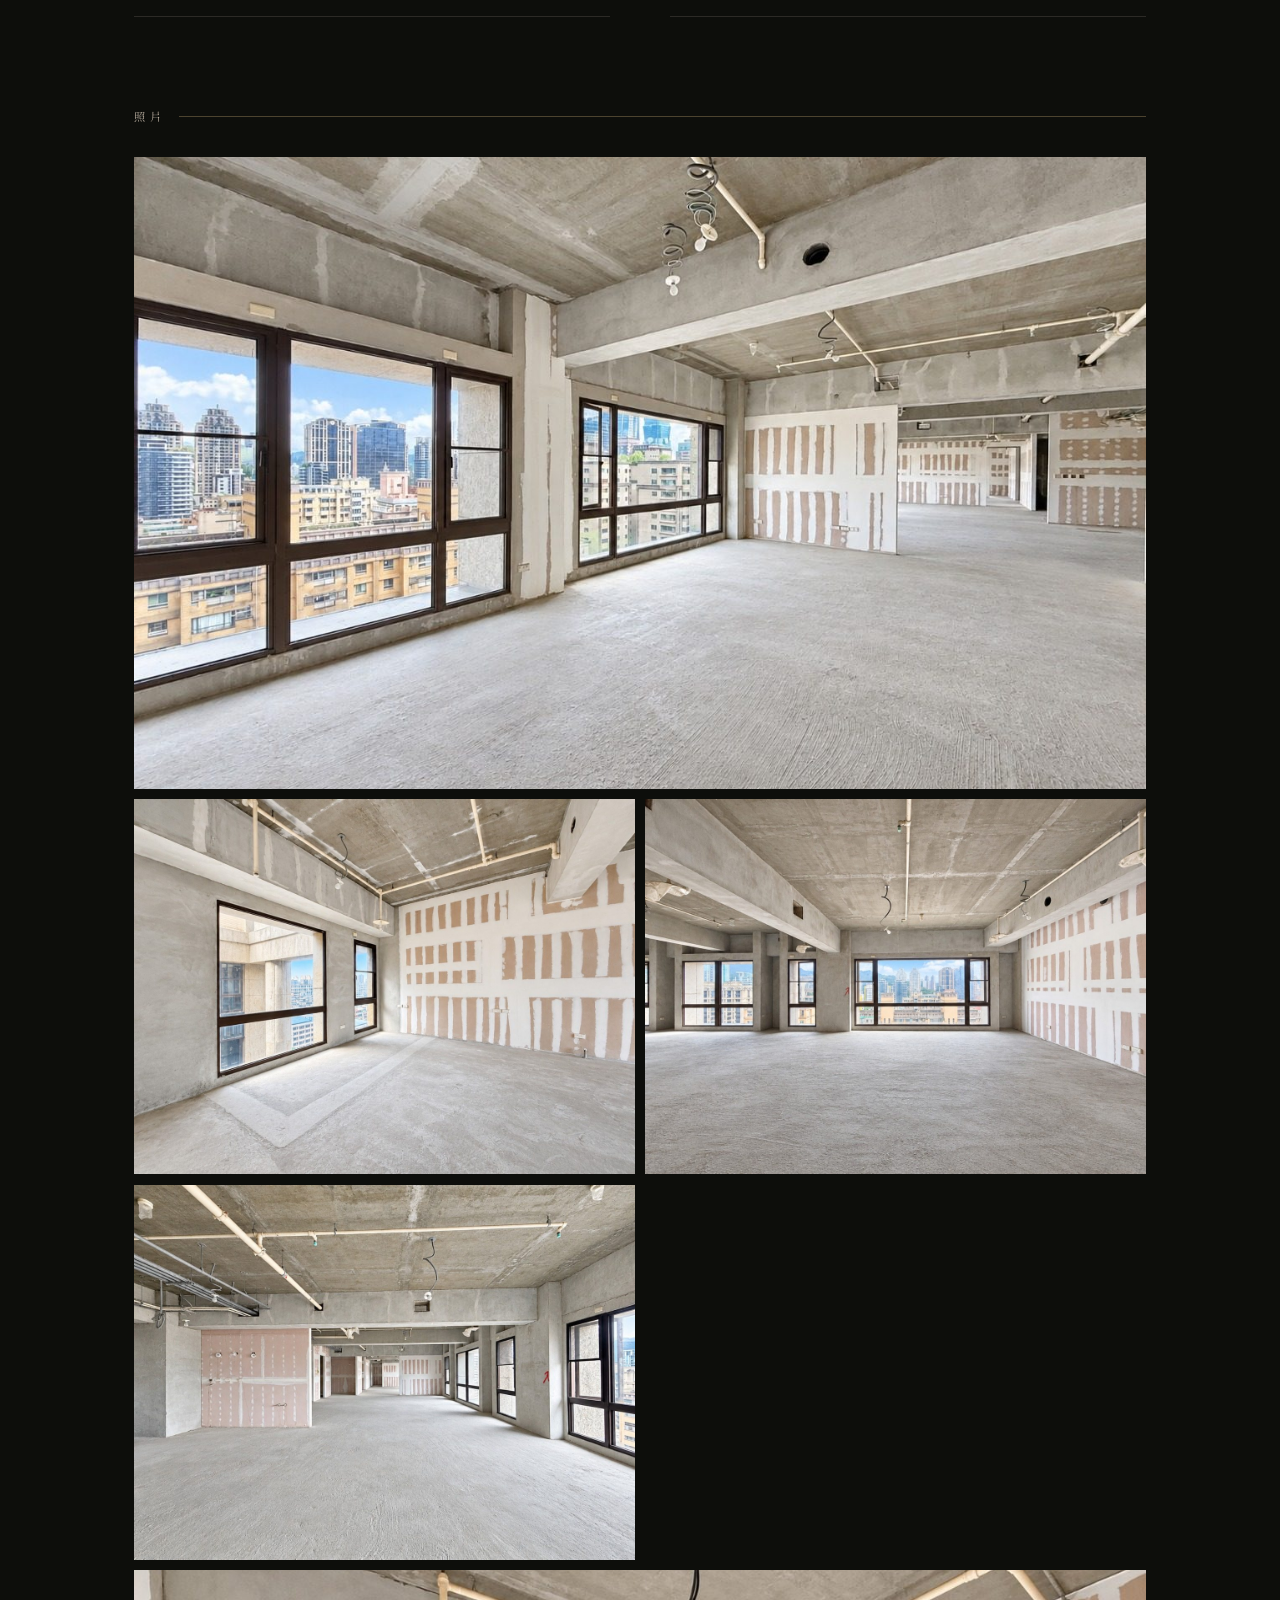
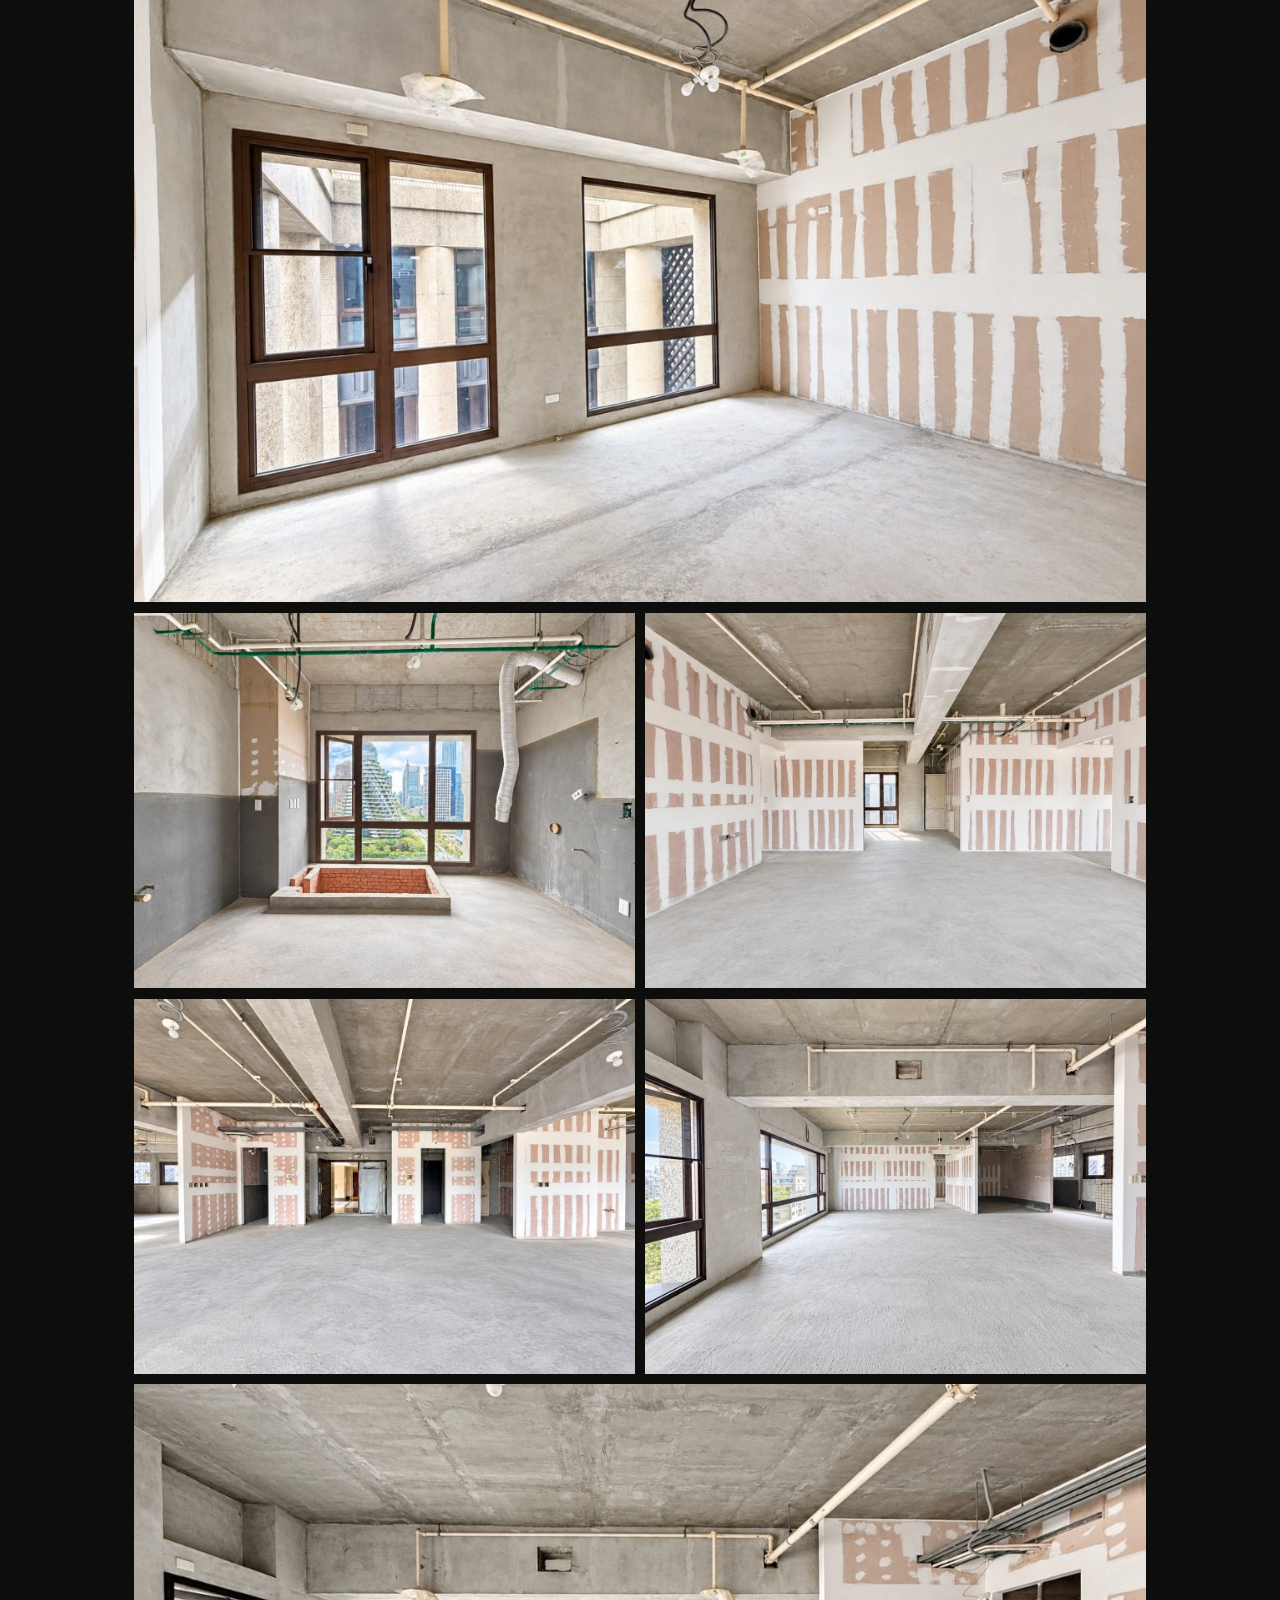
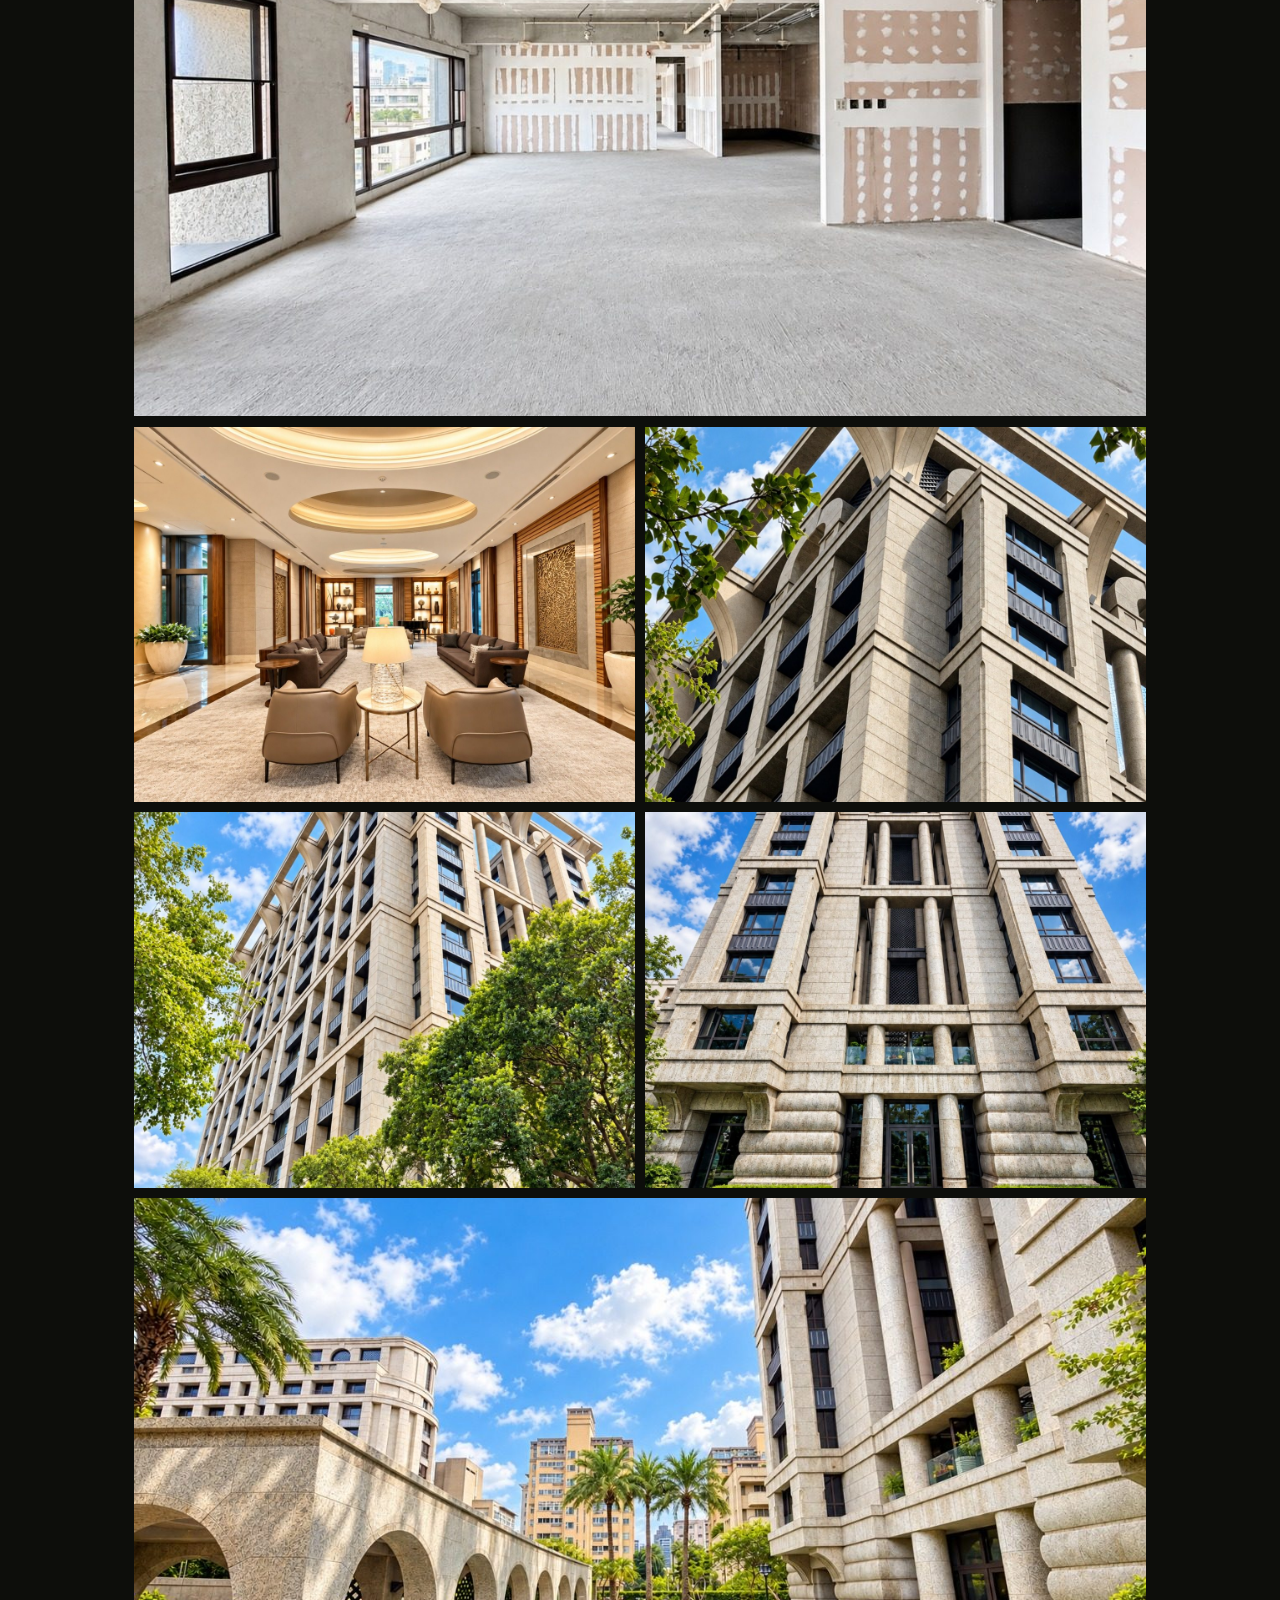
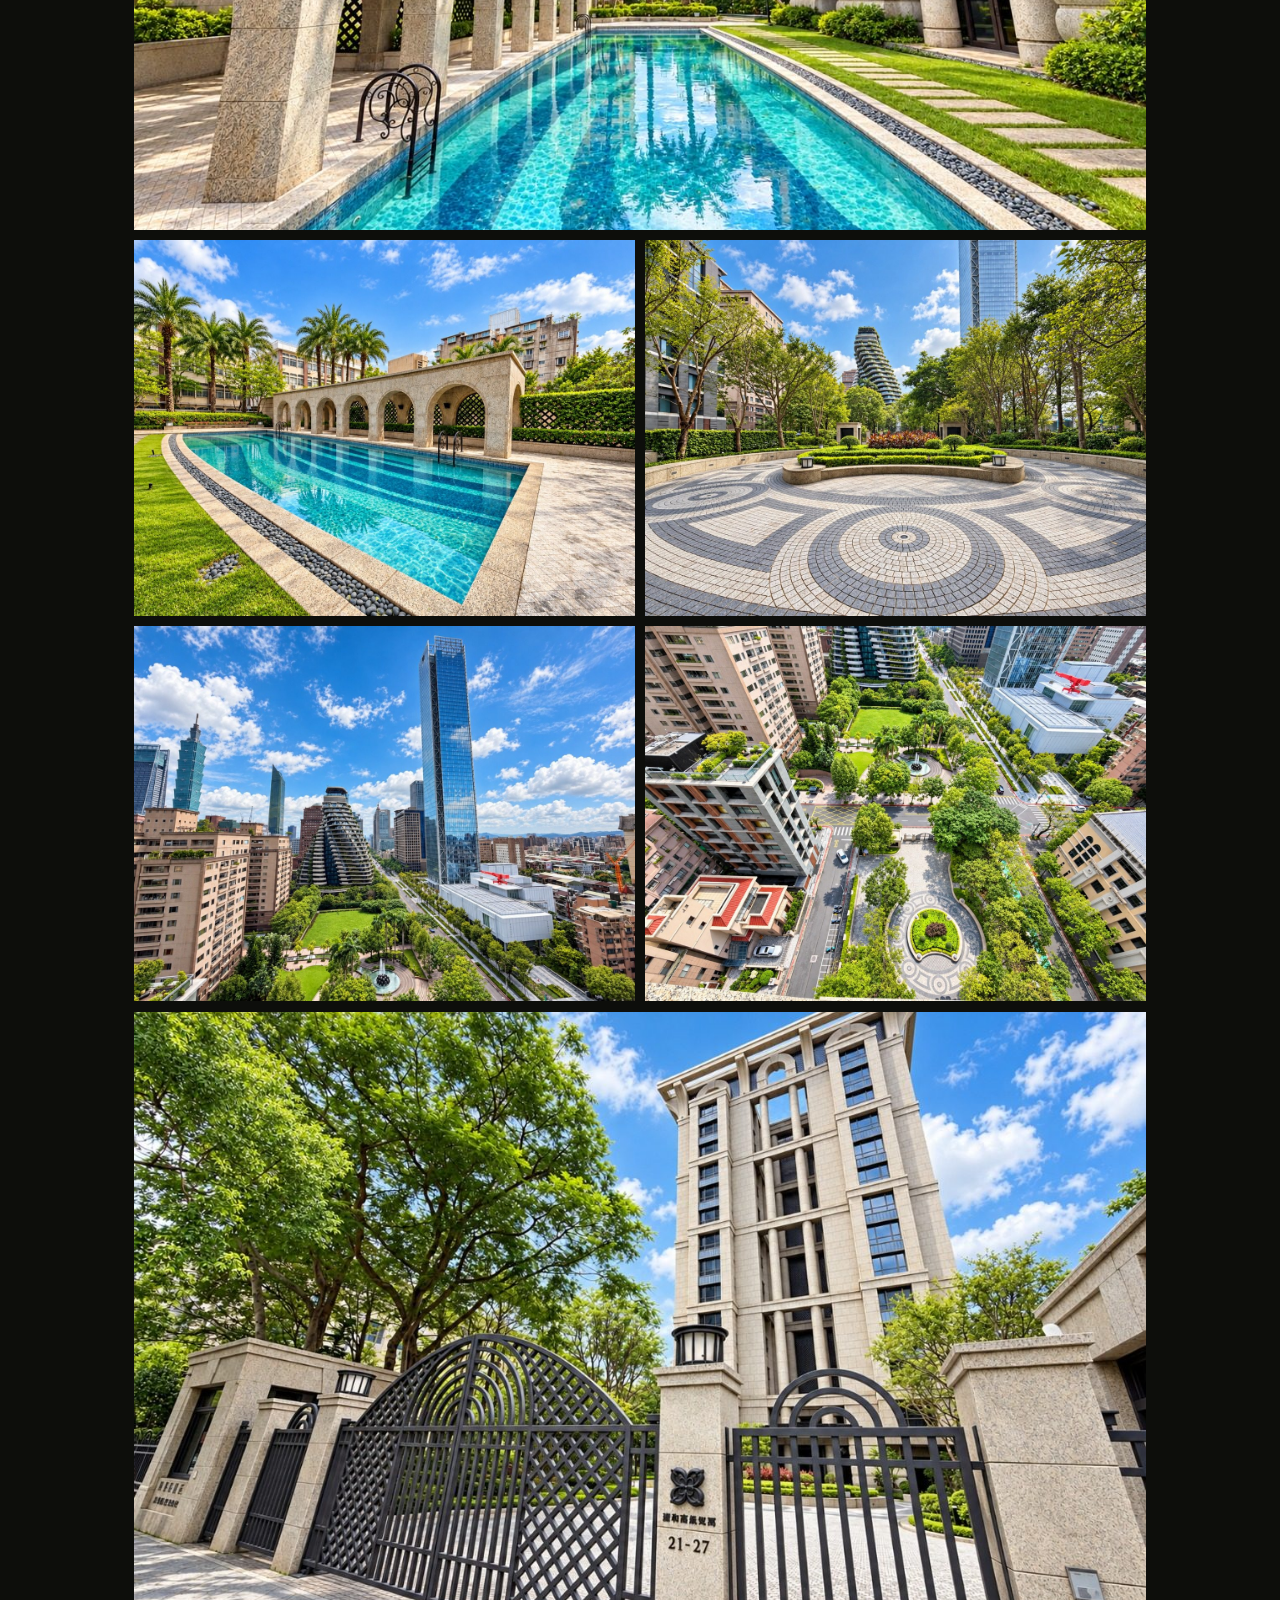
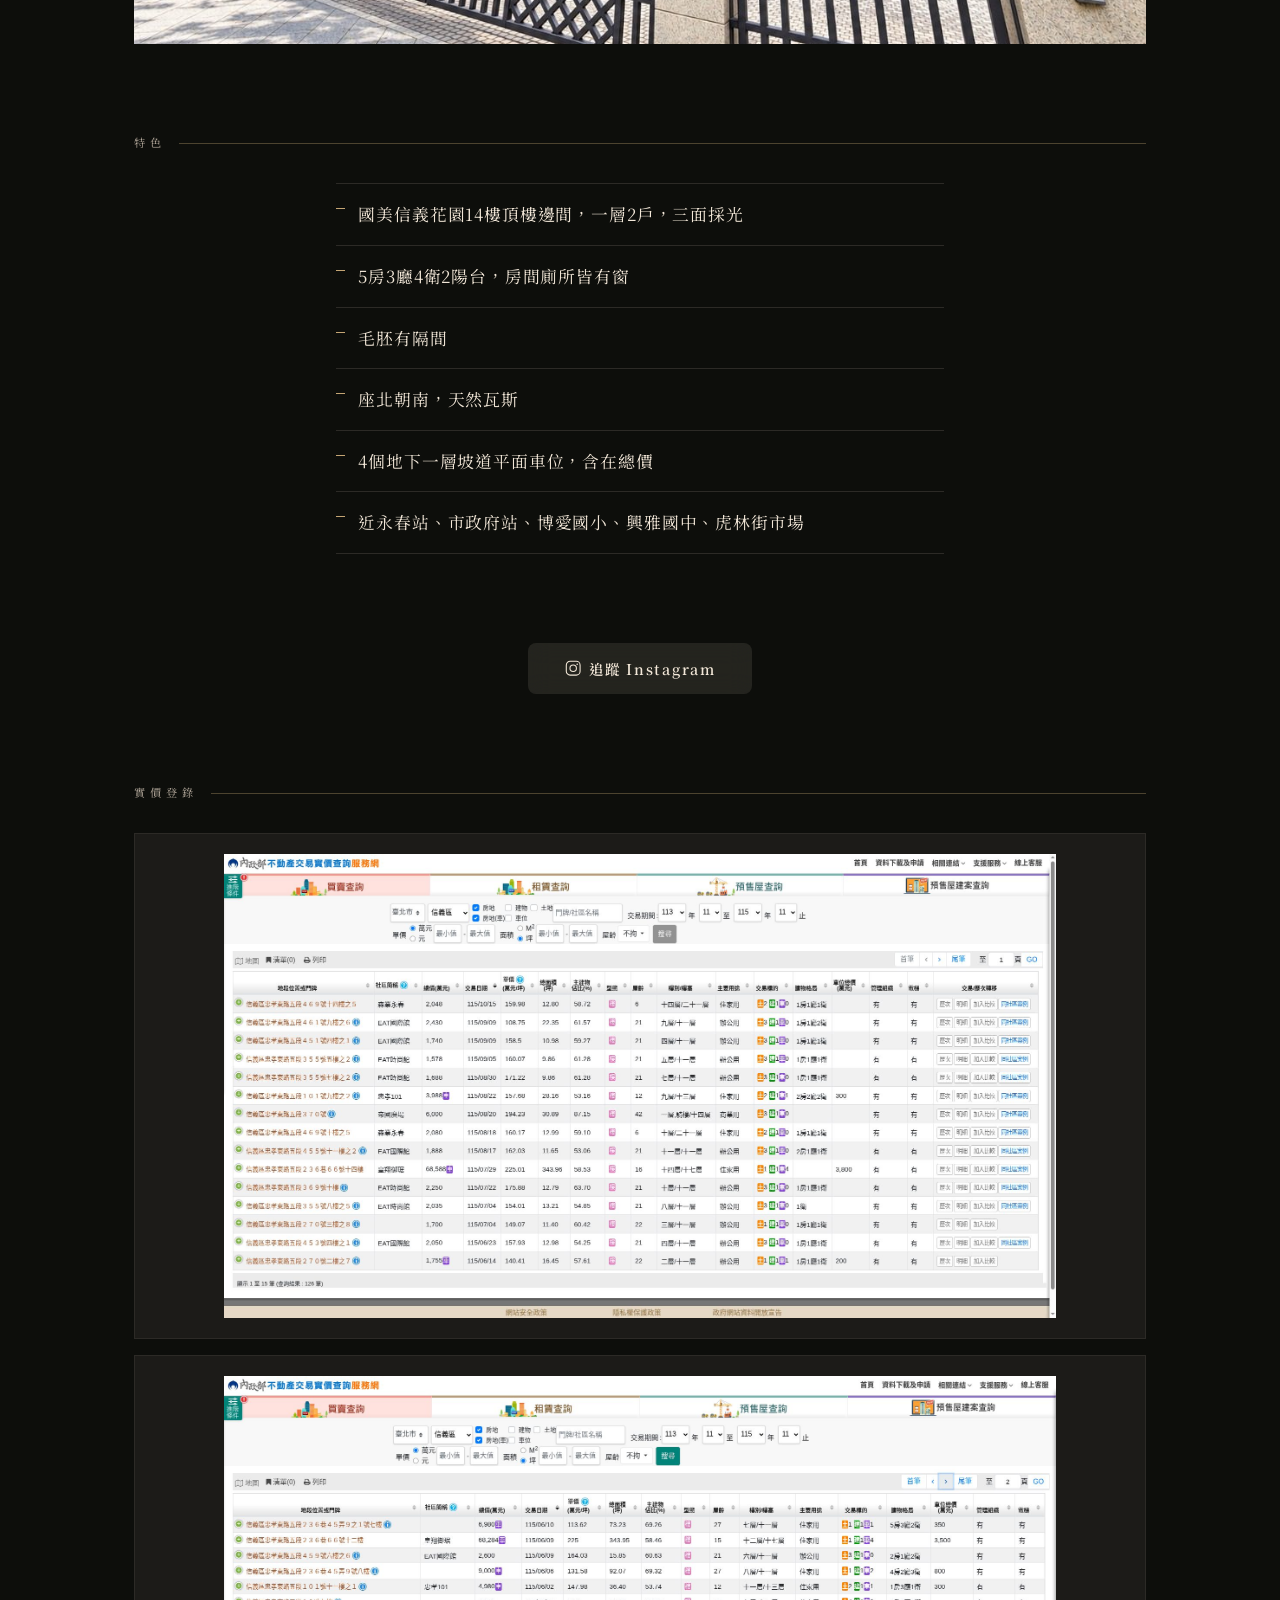
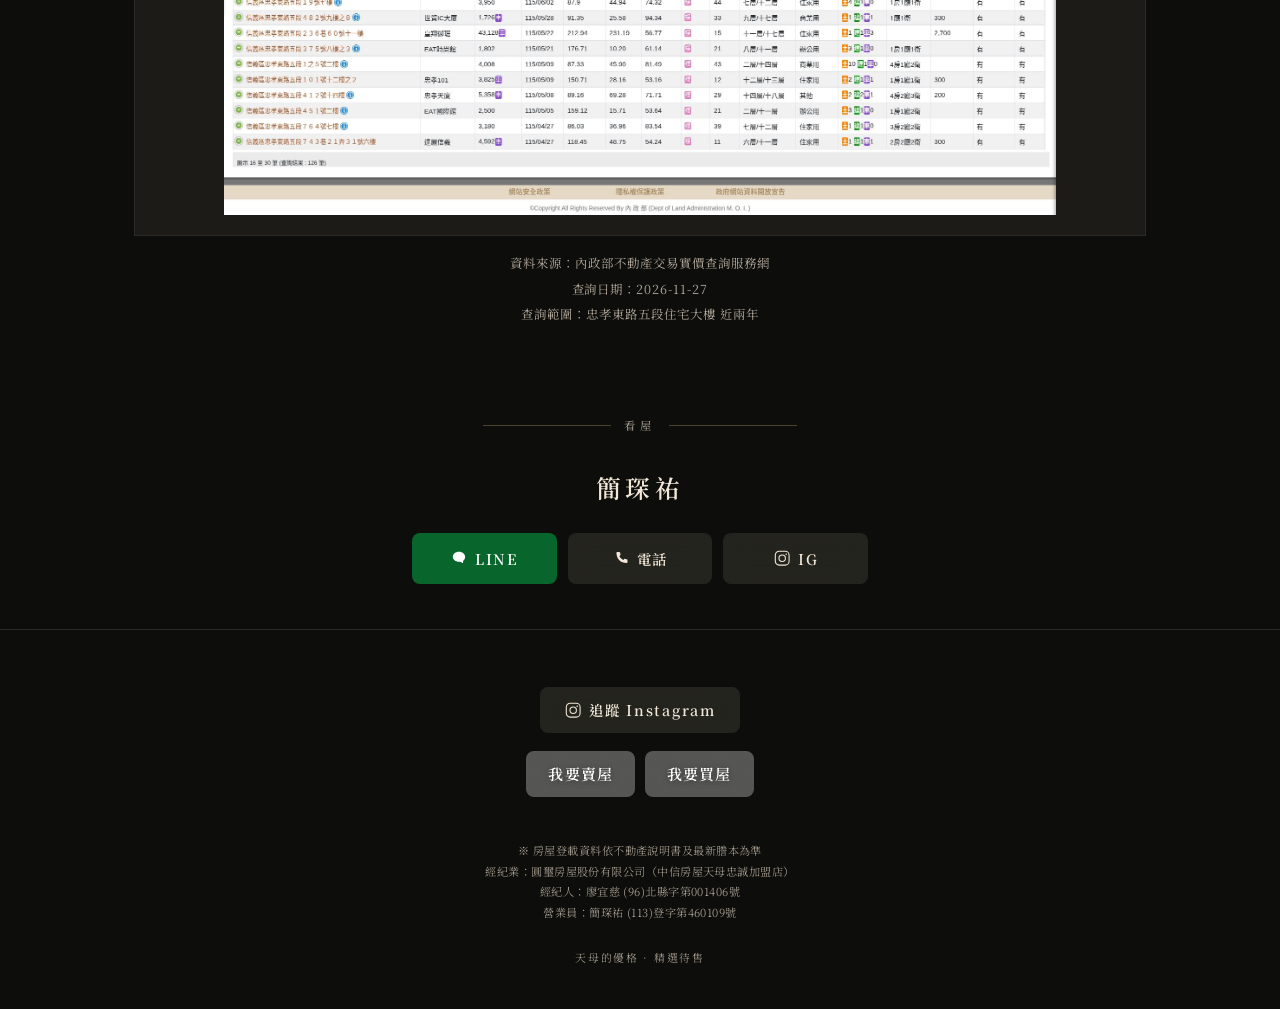
<file: listings/guomei-xinyi/index.html>
<!DOCTYPE html>
<html lang="zh-Hant">
<head>
  <meta charset="utf-8">
  <meta name="viewport" content="width=device-width, initial-scale=1, viewport-fit=cover">
  <title>國美信義花園頂樓戶｜天母的優格</title>
  <meta name="theme-color" content="#0d0e0b">
    <meta property="og:type" content="website">
  <meta property="og:title" content="國美信義花園頂樓戶｜天母的優格">
  <meta name="twitter:card" content="summary_large_image">
  <meta name="description" content="信義區忠孝東路五段 國美信義花園 5房3廳4衛 開價40800萬 含4個坡道平面車位">
  <meta property="og:description" content="信義區忠孝東路五段 國美信義花園 5房3廳4衛 開價40800萬 含4個坡道平面車位">
  <meta property="og:image" content="https://lohateve.github.io/assets/images/listings/guomei-xinyi/og.jpg">
  <meta name="twitter:image" content="https://lohateve.github.io/assets/images/listings/guomei-xinyi/og.jpg">
  <link rel="canonical" href="https://lohateve.github.io/listings/guomei-xinyi/">
  <meta property="og:url" content="https://lohateve.github.io/listings/guomei-xinyi/">
  <link rel="icon" href="../../assets/icons/favicon.svg" type="image/svg+xml">
  <link rel="preconnect" href="https://fonts.googleapis.com">
  <link rel="preconnect" href="https://fonts.gstatic.com" crossorigin>
  <link href="https://fonts.googleapis.com/css2?family=Noto+Serif+TC:wght@300;400;600;700&display=swap" rel="stylesheet">
  <link rel="stylesheet" href="../../assets/css/style.css?v=8adf3fb4">
  <script src="../../assets/js/gallery.js" defer></script>
</head>
<body class="listing-page has-cta">
  <a class="skip" href="#main">跳到主要內容</a>
  <header class="site-header">
    <a class="wordmark" href="../../index.html">天母的優格</a>
    <span class="header-tag">精選待售</span>
  </header>
  <main id="main">
    <figure class="hero reveal"><a href="../../assets/images/listings/guomei-xinyi/photo-01.jpg" data-gallery data-caption="毛胚客廳區，窗外有城市景觀"><img src="../../assets/images/listings/guomei-xinyi/photo-01.jpg" alt="毛胚客廳區，窗外有城市景觀" width="1600" height="1066" fetchpriority="high"></a></figure>
    <section class="title-block reveal">
      <p class="eyebrow">信義 · 信義區忠孝東路五段</p>
      <h1>國美信義花園頂樓戶</h1>
      <p class="lead">十四樓頂樓邊間，三面採光</p>
      <p class="price"><span class="num">40800</span><span class="unit">萬</span></p>
    </section>
    <section class="section" id="specs">
      <h2 class="section-title">物件概況</h2>
      <dl class="specs-grid"><div><dt>社區</dt><dd>國美信義花園</dd></div><div><dt>位置</dt><dd>信義區忠孝東路五段</dd></div><div><dt>類型</dt><dd>電梯住宅</dd></div><div><dt>樓層</dt><dd>14樓／14樓，頂樓邊間，一層2戶</dd></div><div><dt>格局</dt><dd>5房3廳4衛2陽台</dd></div><div><dt>屋齡</dt><dd>約20.3年</dd></div><div><dt>建坪</dt><dd>約226.37坪（兩筆建物登記合計）</dd></div><div><dt>主建物</dt><dd>約112.94坪</dd></div><div><dt>附屬建物</dt><dd>陽台約11.89坪、雨遮約3.90坪</dd></div><div><dt>共有部分</dt><dd>約97.64坪</dd></div><div><dt>地坪</dt><dd>約47.67坪</dd></div><div><dt>車位</dt><dd>地下一層坡道平面 4 席，含在總價，車位1800萬</dd></div><div><dt>座向</dt><dd>座北朝南</dd></div><div><dt>管理費</dt><dd>44480元</dd></div><div><dt>交通</dt><dd>捷運永春站、市政府站</dd></div><div><dt>生活</dt><dd>信義計畫區、博愛國小、興雅國中、虎林街市場、維也納藝術廣場</dd></div></dl>
    </section>
    <section class="section" id="photos">
      <h2 class="section-title">照片</h2>
      <div class="gallery-grid">
        <a class="span-2 wide" href="../../assets/images/listings/guomei-xinyi/photo-01.jpg" data-gallery data-caption="毛胚客廳區，窗外有城市景觀"><img src="../../assets/images/listings/guomei-xinyi/photo-01.jpg" alt="毛胚客廳區，窗外有城市景觀" width="1600" height="1066" loading="eager"></a><a href="../../assets/images/listings/guomei-xinyi/photo-02.jpg" data-gallery data-caption="毛胚空間與落地窗"><img src="../../assets/images/listings/guomei-xinyi/photo-02.jpg" alt="毛胚空間與落地窗" width="1600" height="1066" loading="eager"></a><a href="../../assets/images/listings/guomei-xinyi/photo-03.jpg" data-gallery data-caption="毛胚空間另一側"><img src="../../assets/images/listings/guomei-xinyi/photo-03.jpg" alt="毛胚空間另一側" width="1600" height="1066" loading="lazy"></a><a href="../../assets/images/listings/guomei-xinyi/photo-04.jpg" data-gallery data-caption="毛胚走道與開窗"><img src="../../assets/images/listings/guomei-xinyi/photo-04.jpg" alt="毛胚走道與開窗" width="1600" height="1066" loading="lazy"></a><a class="span-2 wide" href="../../assets/images/listings/guomei-xinyi/photo-05.jpg" data-gallery data-caption="毛胚房間"><img src="../../assets/images/listings/guomei-xinyi/photo-05.jpg" alt="毛胚房間" width="1600" height="1066" loading="lazy"></a><a href="../../assets/images/listings/guomei-xinyi/photo-06.jpg" data-gallery data-caption="毛胚衛浴區，已留浴缸"><img src="../../assets/images/listings/guomei-xinyi/photo-06.jpg" alt="毛胚衛浴區，已留浴缸" width="1600" height="1066" loading="lazy"></a><a href="../../assets/images/listings/guomei-xinyi/photo-07.jpg" data-gallery data-caption="毛胚房間與管線"><img src="../../assets/images/listings/guomei-xinyi/photo-07.jpg" alt="毛胚房間與管線" width="1600" height="1066" loading="lazy"></a><a href="../../assets/images/listings/guomei-xinyi/photo-08.jpg" data-gallery data-caption="毛胚開放空間"><img src="../../assets/images/listings/guomei-xinyi/photo-08.jpg" alt="毛胚開放空間" width="1600" height="1066" loading="lazy"></a><a href="../../assets/images/listings/guomei-xinyi/photo-09.jpg" data-gallery data-caption="毛胚空間望向窗外"><img src="../../assets/images/listings/guomei-xinyi/photo-09.jpg" alt="毛胚空間望向窗外" width="1600" height="1066" loading="lazy"></a><a class="span-2 wide" href="../../assets/images/listings/guomei-xinyi/photo-10.jpg" data-gallery data-caption="毛胚空間另一角"><img src="../../assets/images/listings/guomei-xinyi/photo-10.jpg" alt="毛胚空間另一角" width="1600" height="1066" loading="lazy"></a><a href="../../assets/images/listings/guomei-xinyi/photo-11.jpg" data-gallery data-caption="社區大廳"><img src="../../assets/images/listings/guomei-xinyi/photo-11.jpg" alt="社區大廳" width="1600" height="1066" loading="lazy"></a><a href="../../assets/images/listings/guomei-xinyi/photo-12.jpg" data-gallery data-caption="社區外觀"><img src="../../assets/images/listings/guomei-xinyi/photo-12.jpg" alt="社區外觀" width="1600" height="1066" loading="lazy"></a><a href="../../assets/images/listings/guomei-xinyi/photo-13.jpg" data-gallery data-caption="社區建築仰角"><img src="../../assets/images/listings/guomei-xinyi/photo-13.jpg" alt="社區建築仰角" width="1600" height="1066" loading="lazy"></a><a href="../../assets/images/listings/guomei-xinyi/photo-14.jpg" data-gallery data-caption="社區外觀與泳池"><img src="../../assets/images/listings/guomei-xinyi/photo-14.jpg" alt="社區外觀與泳池" width="1600" height="1066" loading="lazy"></a><a class="span-2 wide" href="../../assets/images/listings/guomei-xinyi/photo-15.jpg" data-gallery data-caption="社區泳池與拱廊"><img src="../../assets/images/listings/guomei-xinyi/photo-15.jpg" alt="社區泳池與拱廊" width="1600" height="1066" loading="lazy"></a><a href="../../assets/images/listings/guomei-xinyi/photo-16.jpg" data-gallery data-caption="社區泳池另一側"><img src="../../assets/images/listings/guomei-xinyi/photo-16.jpg" alt="社區泳池另一側" width="1600" height="1066" loading="lazy"></a><a href="../../assets/images/listings/guomei-xinyi/photo-17.jpg" data-gallery data-caption="社區中庭鋪面"><img src="../../assets/images/listings/guomei-xinyi/photo-17.jpg" alt="社區中庭鋪面" width="1600" height="1066" loading="lazy"></a><a href="../../assets/images/listings/guomei-xinyi/photo-18.jpg" data-gallery data-caption="社區望向信義區高樓"><img src="../../assets/images/listings/guomei-xinyi/photo-18.jpg" alt="社區望向信義區高樓" width="1600" height="1066" loading="lazy"></a><a href="../../assets/images/listings/guomei-xinyi/photo-19.jpg" data-gallery data-caption="社區空拍"><img src="../../assets/images/listings/guomei-xinyi/photo-19.jpg" alt="社區空拍" width="1600" height="1066" loading="lazy"></a><a class="span-2 wide" href="../../assets/images/listings/guomei-xinyi/photo-20.jpg" data-gallery data-caption="社區大門"><img src="../../assets/images/listings/guomei-xinyi/photo-20.jpg" alt="社區大門" width="1600" height="1066" loading="lazy"></a>
      </div>
    </section>
    <section class="section" id="features">
      <h2 class="section-title">特色</h2>
      <ul class="feature-list"><li>國美信義花園14樓頂樓邊間，一層2戶，三面採光</li><li>5房3廳4衛2陽台，房間廁所皆有窗</li><li>毛胚有隔間</li><li>座北朝南，天然瓦斯</li><li>4個地下一層坡道平面車位，含在總價</li><li>近永春站、市政府站、博愛國小、興雅國中、虎林街市場</li></ul>
    </section>
    <section class="section ig-cta ig-cta-mid" id="instagram-follow" aria-label="追蹤 Instagram">
      <a class="btn btn-ig-follow" href="https://www.instagram.com/TMD_yogurt/" rel="noopener noreferrer" target="_blank"><svg class="ig-icon" viewBox="0 0 24 24" aria-hidden="true">
  <rect x="3" y="3" width="18" height="18" rx="5" fill="none" stroke="currentColor" stroke-width="1.4"/>
  <circle cx="12" cy="12" r="4.2" fill="none" stroke="currentColor" stroke-width="1.4"/>
  <circle cx="17.2" cy="6.8" r="1" fill="currentColor"/>
</svg><span>追蹤 Instagram</span></a>
    </section>
    <section class="section" id="registry">
      <h2 class="section-title">實價登錄</h2>
      <div class="registry-grid"><a href="../../assets/images/listings/guomei-xinyi/actual-price-01.jpg" data-gallery data-caption="忠孝東路五段住宅大樓 實價登錄列表 第1頁"><img src="../../assets/images/listings/guomei-xinyi/actual-price-01.jpg" alt="忠孝東路五段住宅大樓 實價登錄列表 第1頁" loading="lazy"></a><a href="../../assets/images/listings/guomei-xinyi/actual-price-02.jpg" data-gallery data-caption="忠孝東路五段住宅大樓 實價登錄列表 第2頁"><img src="../../assets/images/listings/guomei-xinyi/actual-price-02.jpg" alt="忠孝東路五段住宅大樓 實價登錄列表 第2頁" loading="lazy"></a></div>
      <p class="registry-note">資料來源：內政部不動產交易實價查詢服務網</p>
      <p class="registry-note">查詢日期：2026-11-27</p>
      <p class="registry-note">查詢範圍：忠孝東路五段住宅大樓 近兩年</p>
    </section>
    <section class="section contact" id="contact">
      <h2 class="section-title">看屋</h2>
      <p class="agent-name">簡琛祐</p>
      <div class="contact-actions cols-3">
        <a class="btn btn-line" href="https://line.me/ti/p/G1rRvflCQE" rel="noopener noreferrer" target="_blank"><svg viewBox="0 0 24 24" aria-hidden="true"><path fill="currentColor" d="M19.7 10.1c0-3.6-3.6-6.5-8-6.5s-8 2.9-8 6.5 3.6 6.5 8 6.5c.5 0 1 0 1.5-.1l3.4 1.9c.2.1.5 0 .5-.3v-2.5c1.6-1.2 2.6-2.9 2.6-5z"/></svg><span>LINE</span></a><a class="btn btn-solid" href="tel:+886916601973"><svg viewBox="0 0 24 24" aria-hidden="true"><path fill="currentColor" d="M7.1 3.8h2.2c.6 0 1.1.4 1.2.9l.6 2.2c.1.5 0 1-.4 1.4l-1.1 1.1a12.2 12.2 0 0 0 5 5l1.1-1.1c.4-.4.9-.5 1.4-.4l2.2.6c.5.1.9.6.9 1.2v2.2c0 .7-.6 1.3-1.3 1.3C11.4 18.2 5.8 12.6 5.8 5.1c0-.7.6-1.3 1.3-1.3z"/></svg><span>電話</span></a><a class="btn btn-ghost" href="https://ig.me/m/TMD_yogurt" rel="noopener noreferrer" target="_blank"><svg class="ig-icon" viewBox="0 0 24 24" aria-hidden="true">
  <rect x="3" y="3" width="18" height="18" rx="5" fill="none" stroke="currentColor" stroke-width="1.4"/>
  <circle cx="12" cy="12" r="4.2" fill="none" stroke="currentColor" stroke-width="1.4"/>
  <circle cx="17.2" cy="6.8" r="1" fill="currentColor"/>
</svg><span>IG</span></a>
      </div>
    </section>
    <div class="cta-bar cols-3"><div class="inner"><a class="btn btn-line" href="https://line.me/ti/p/G1rRvflCQE" rel="noopener noreferrer" target="_blank"><svg viewBox="0 0 24 24" aria-hidden="true"><path fill="currentColor" d="M19.7 10.1c0-3.6-3.6-6.5-8-6.5s-8 2.9-8 6.5 3.6 6.5 8 6.5c.5 0 1 0 1.5-.1l3.4 1.9c.2.1.5 0 .5-.3v-2.5c1.6-1.2 2.6-2.9 2.6-5z"/></svg><span>LINE</span></a><a class="btn btn-solid" href="tel:+886916601973"><svg viewBox="0 0 24 24" aria-hidden="true"><path fill="currentColor" d="M7.1 3.8h2.2c.6 0 1.1.4 1.2.9l.6 2.2c.1.5 0 1-.4 1.4l-1.1 1.1a12.2 12.2 0 0 0 5 5l1.1-1.1c.4-.4.9-.5 1.4-.4l2.2.6c.5.1.9.6.9 1.2v2.2c0 .7-.6 1.3-1.3 1.3C11.4 18.2 5.8 12.6 5.8 5.1c0-.7.6-1.3 1.3-1.3z"/></svg><span>電話</span></a><a class="btn btn-ghost" href="https://ig.me/m/TMD_yogurt" rel="noopener noreferrer" target="_blank"><svg class="ig-icon" viewBox="0 0 24 24" aria-hidden="true">
  <rect x="3" y="3" width="18" height="18" rx="5" fill="none" stroke="currentColor" stroke-width="1.4"/>
  <circle cx="12" cy="12" r="4.2" fill="none" stroke="currentColor" stroke-width="1.4"/>
  <circle cx="17.2" cy="6.8" r="1" fill="currentColor"/>
</svg><span>IG</span></a></div></div>
  </main>

  <footer class="site-footer">
    <div class="ig-cta ig-cta-footer">
      <a class="btn btn-ig-follow" href="https://www.instagram.com/TMD_yogurt/" rel="noopener noreferrer" target="_blank"><svg class="ig-icon" viewBox="0 0 24 24" aria-hidden="true">
  <rect x="3" y="3" width="18" height="18" rx="5" fill="none" stroke="currentColor" stroke-width="1.4"/>
  <circle cx="12" cy="12" r="4.2" fill="none" stroke="currentColor" stroke-width="1.4"/>
  <circle cx="17.2" cy="6.8" r="1" fill="currentColor"/>
</svg><span>追蹤 Instagram</span></a>
    </div>

    <nav class="form-actions cols-2 form-actions-footer" aria-label="我要賣屋與我要買屋">
      <a class="btn btn-ghost" href="https://docs.google.com/forms/d/e/1FAIpQLSfgd1Gr5Ier1Zw3FLSIcCSLkbBQtFWSE0MMMrSNYqtbVR_wrg/viewform" rel="noopener noreferrer" target="_blank">我要賣屋</a><a class="btn btn-ghost" href="https://docs.google.com/forms/d/e/1FAIpQLSfwgAmoFwXzCyb_sa5NgNKXgEsrNvfC2p3hT3B3Zudo0klbyQ/viewform" rel="noopener noreferrer" target="_blank">我要買屋</a>
    </nav>

    <div class="legal">
      <p>※ 房屋登載資料依不動產說明書及最新謄本為準</p>
<p>經紀業：圓璽房屋股份有限公司（中信房屋天母忠誠加盟店）</p>
<p>經紀人：廖宜慈 (96)北縣字第001406號</p>
<p>營業員：簡琛祐 (113)登字第460109號</p>
    </div>
    <p class="copyright">天母的優格 · 精選待售</p>
  </footer>
</body>
</html>
</file>
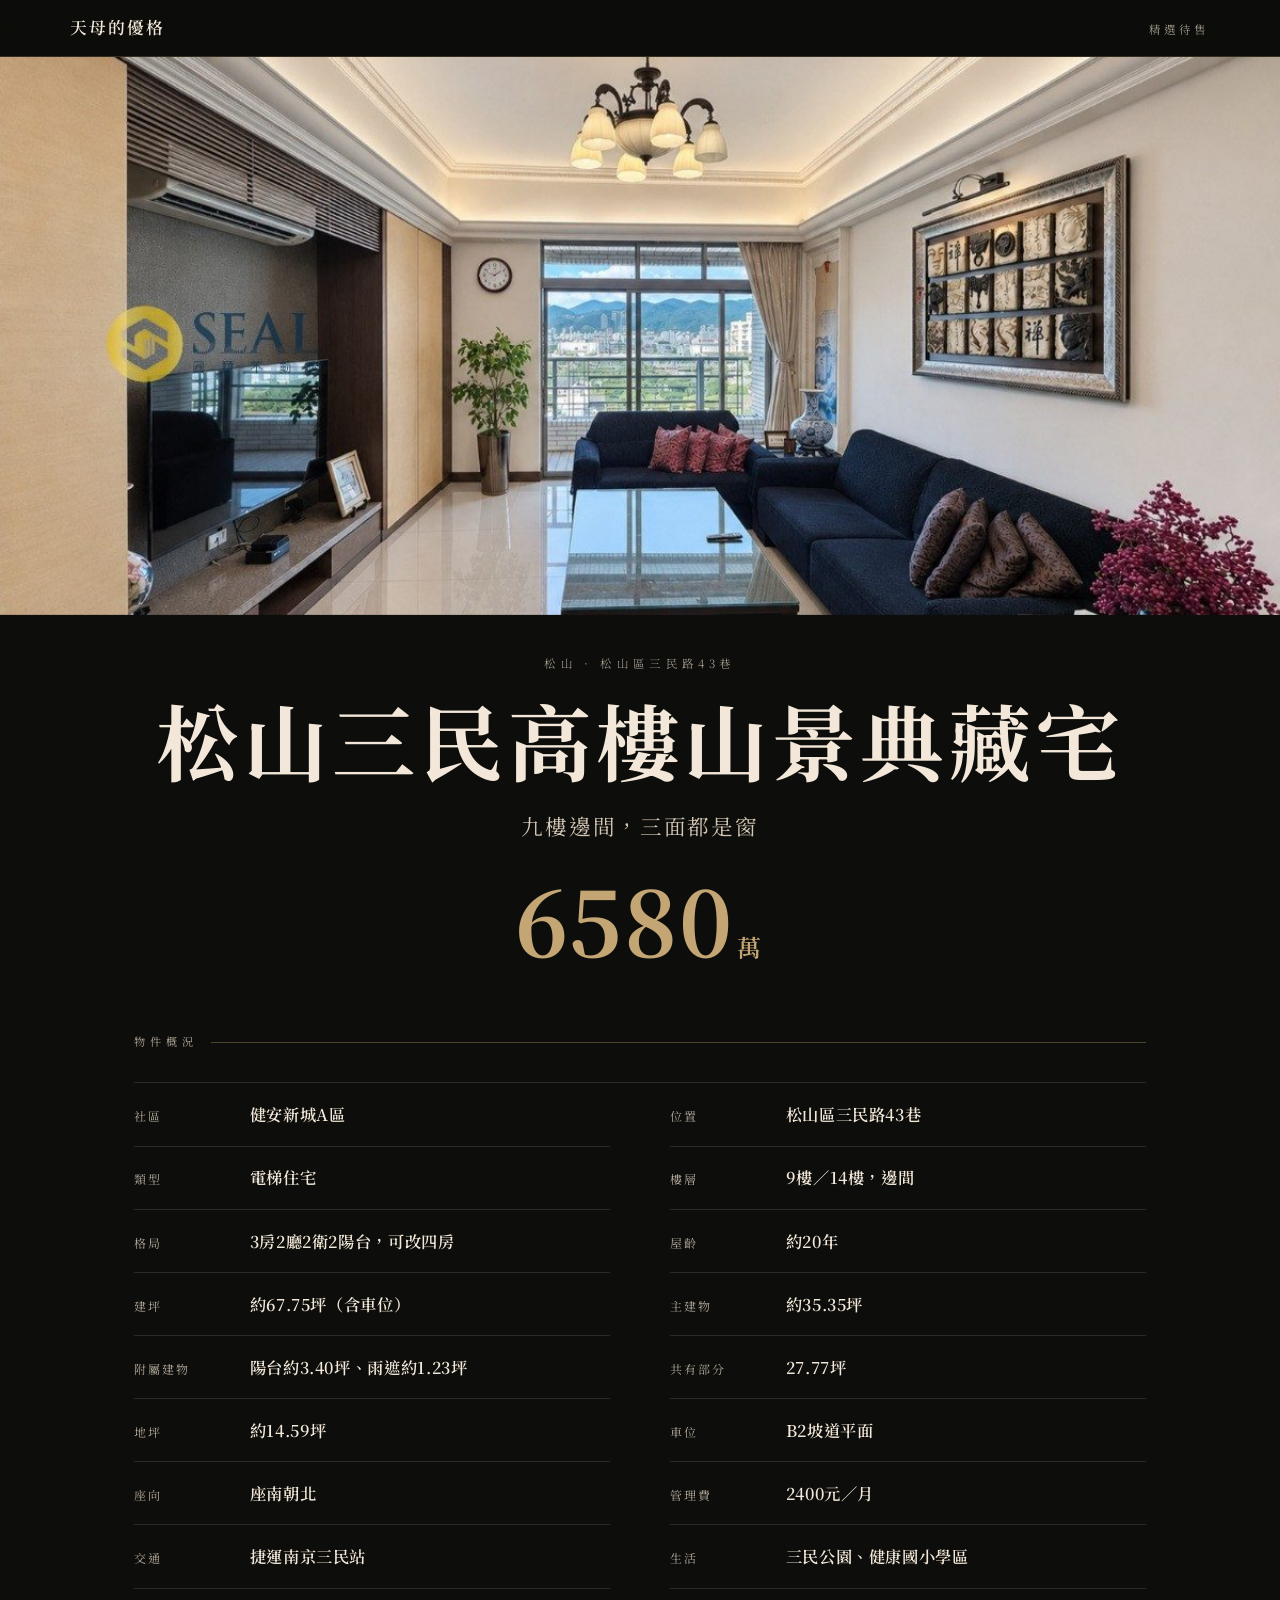
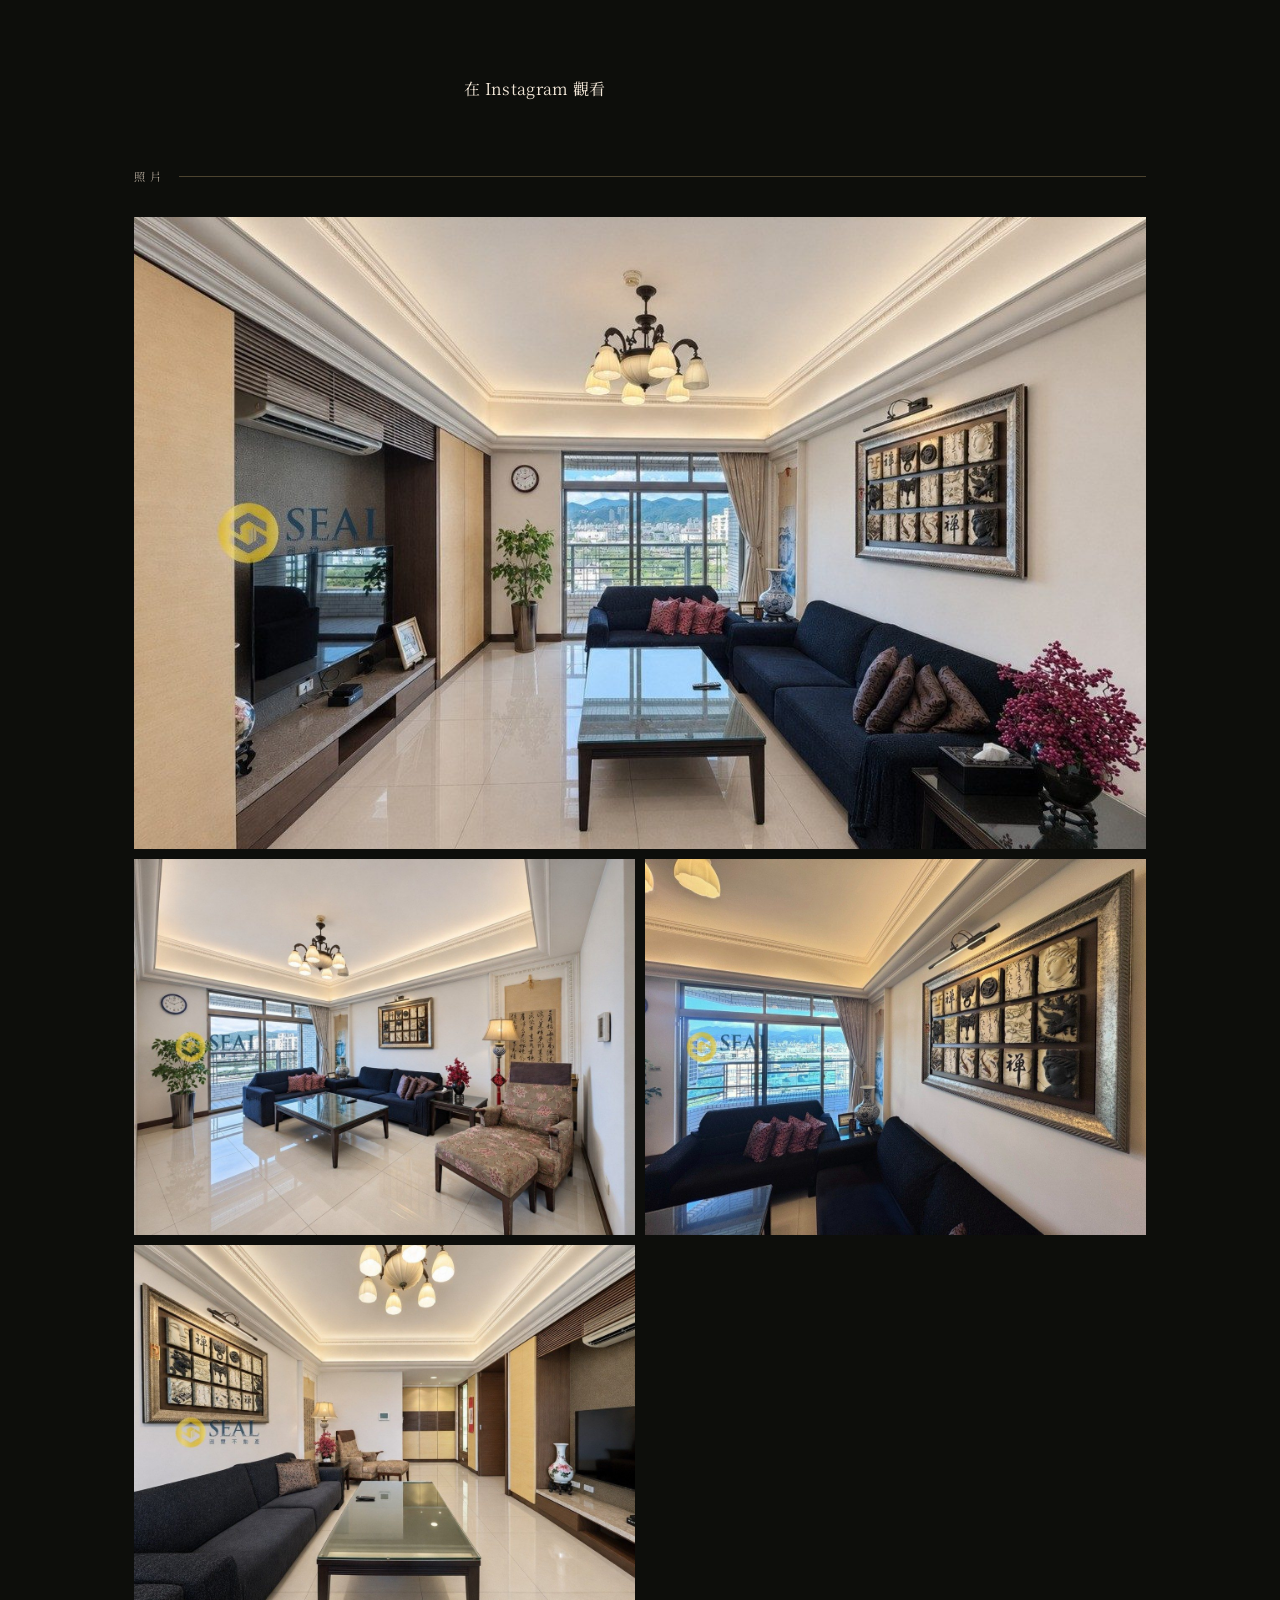
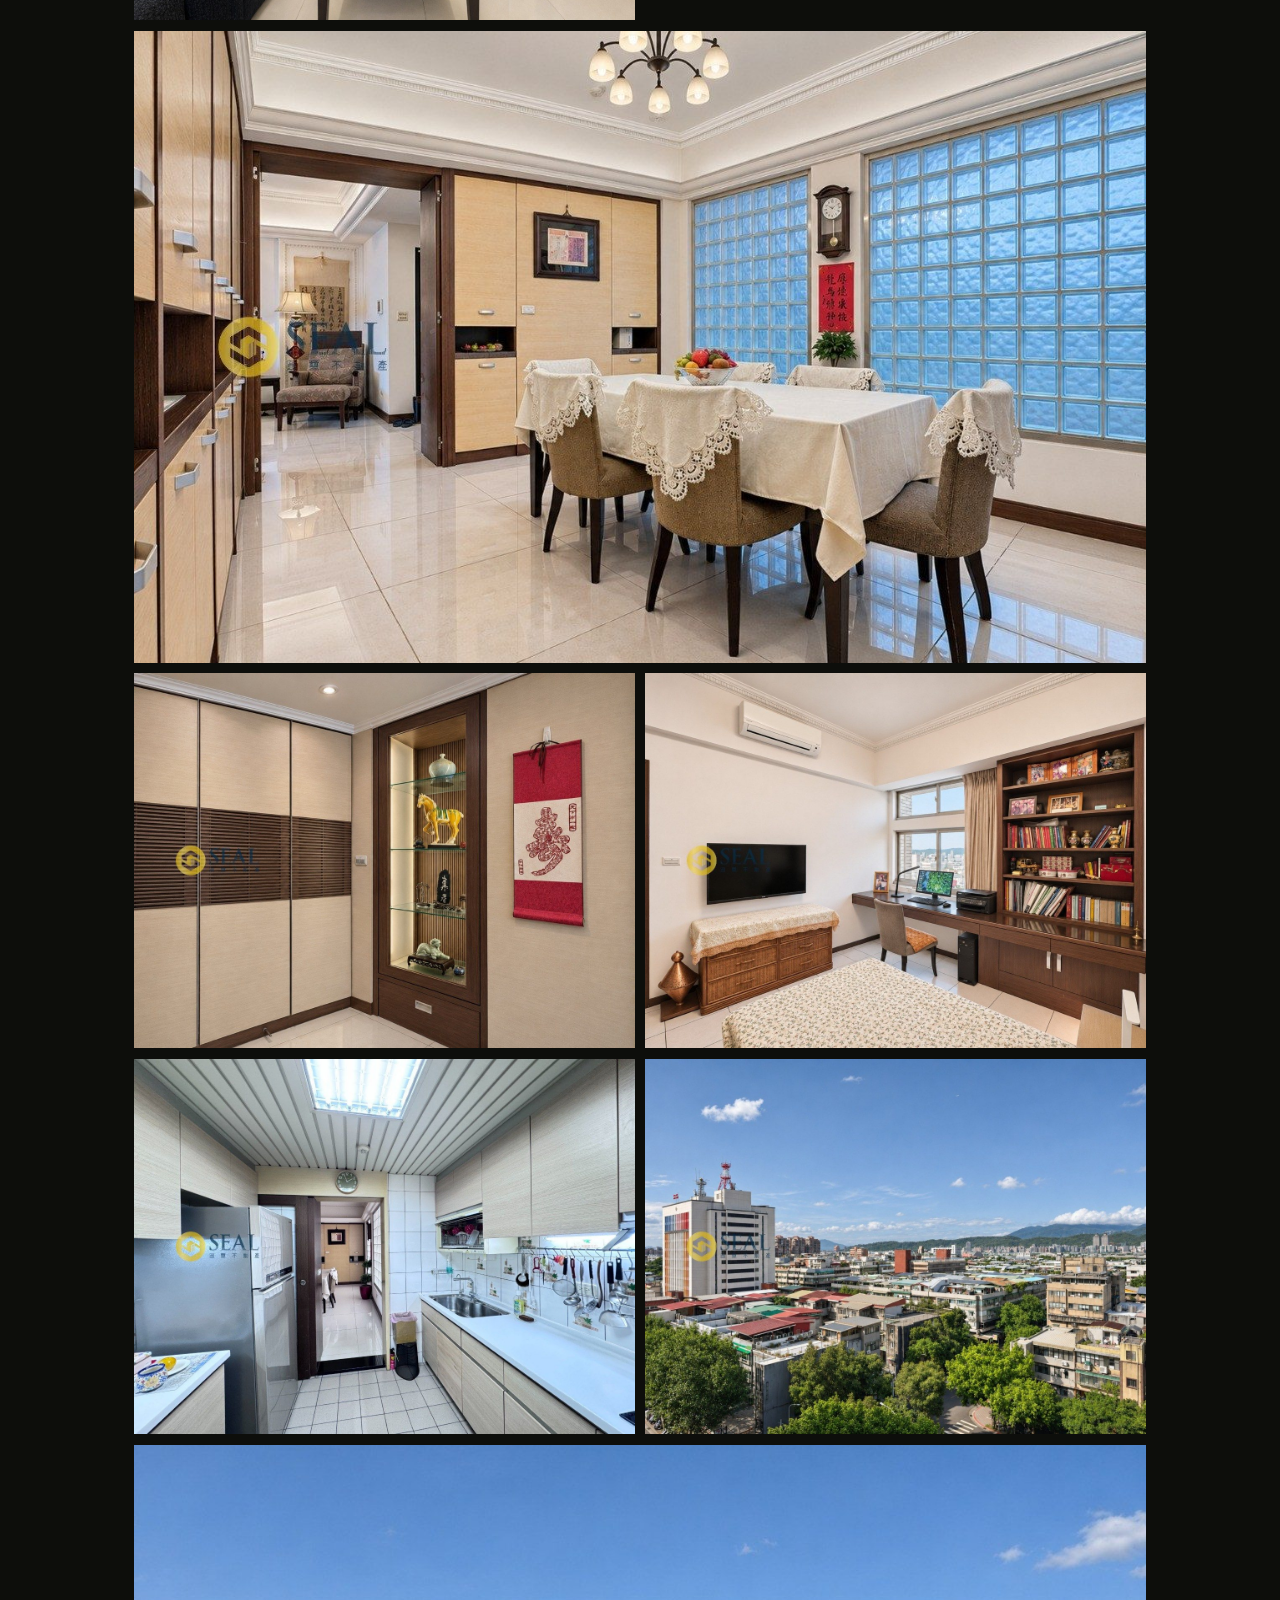
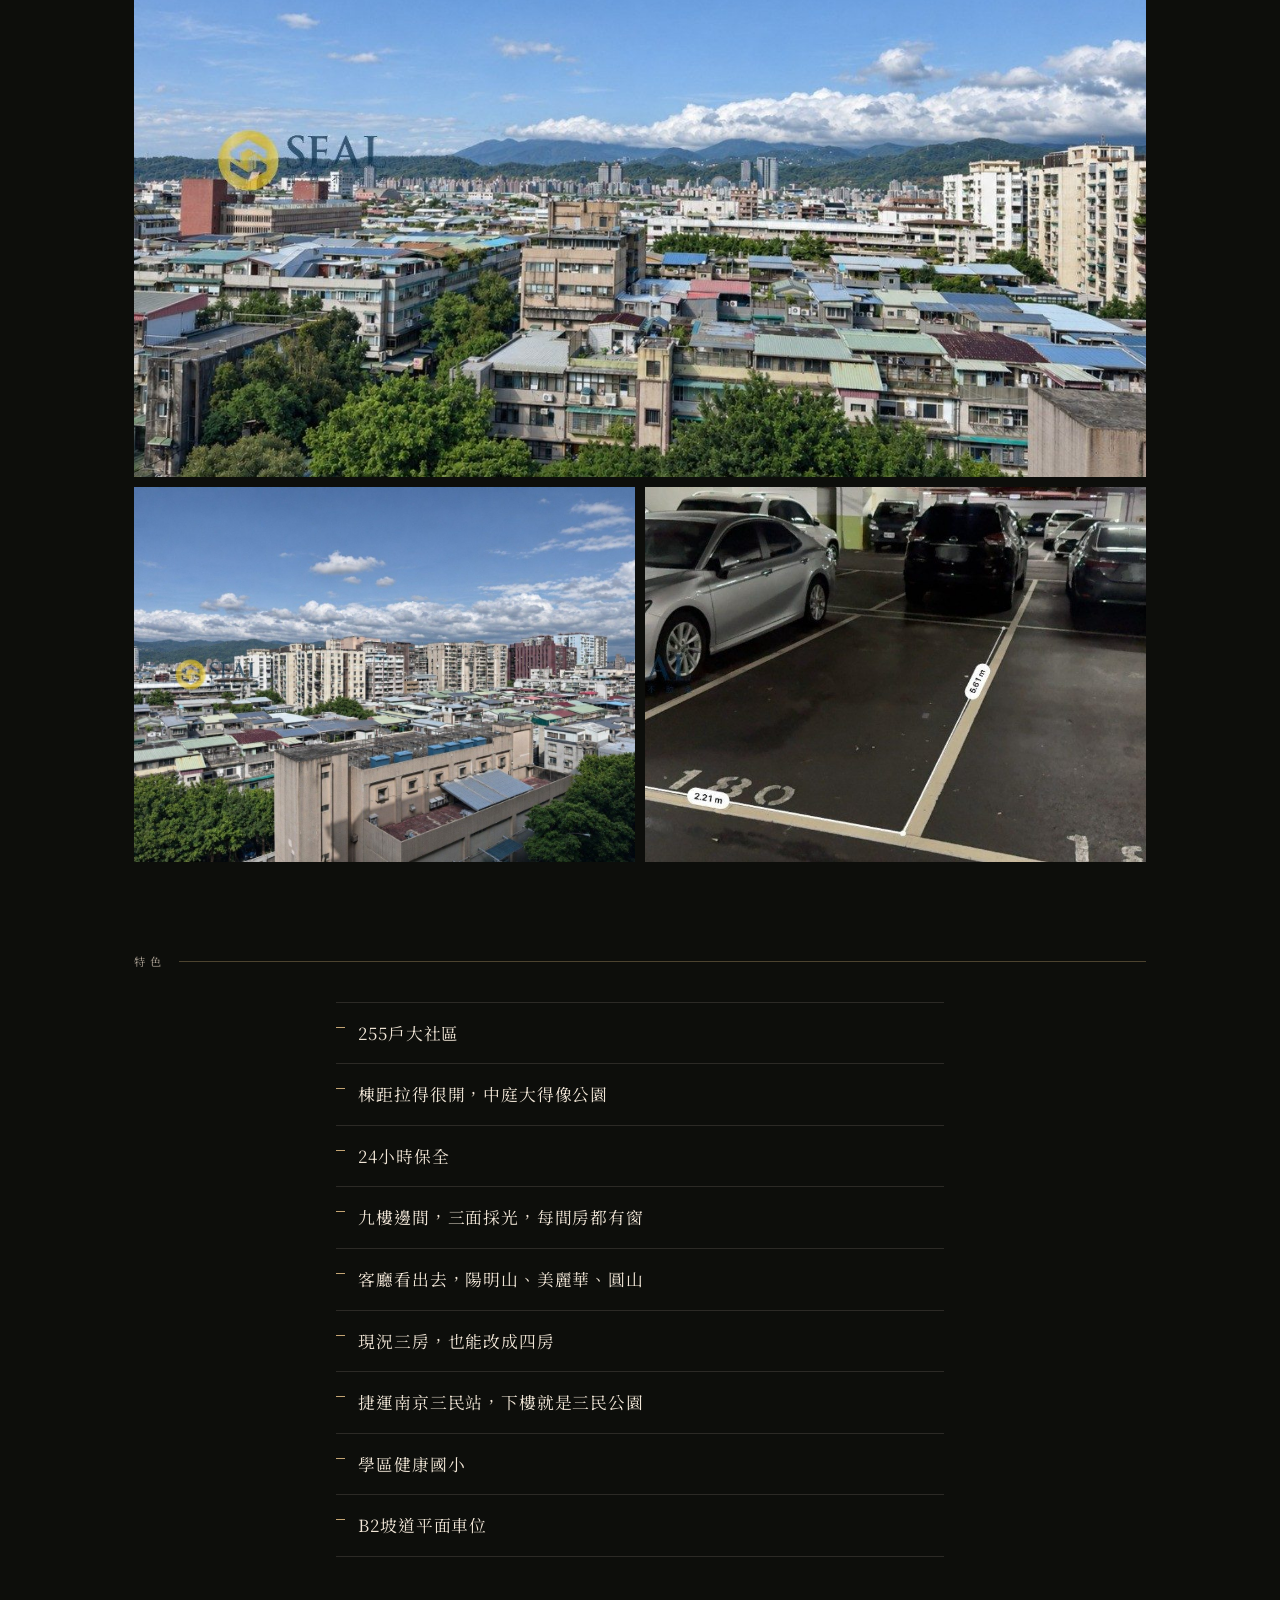
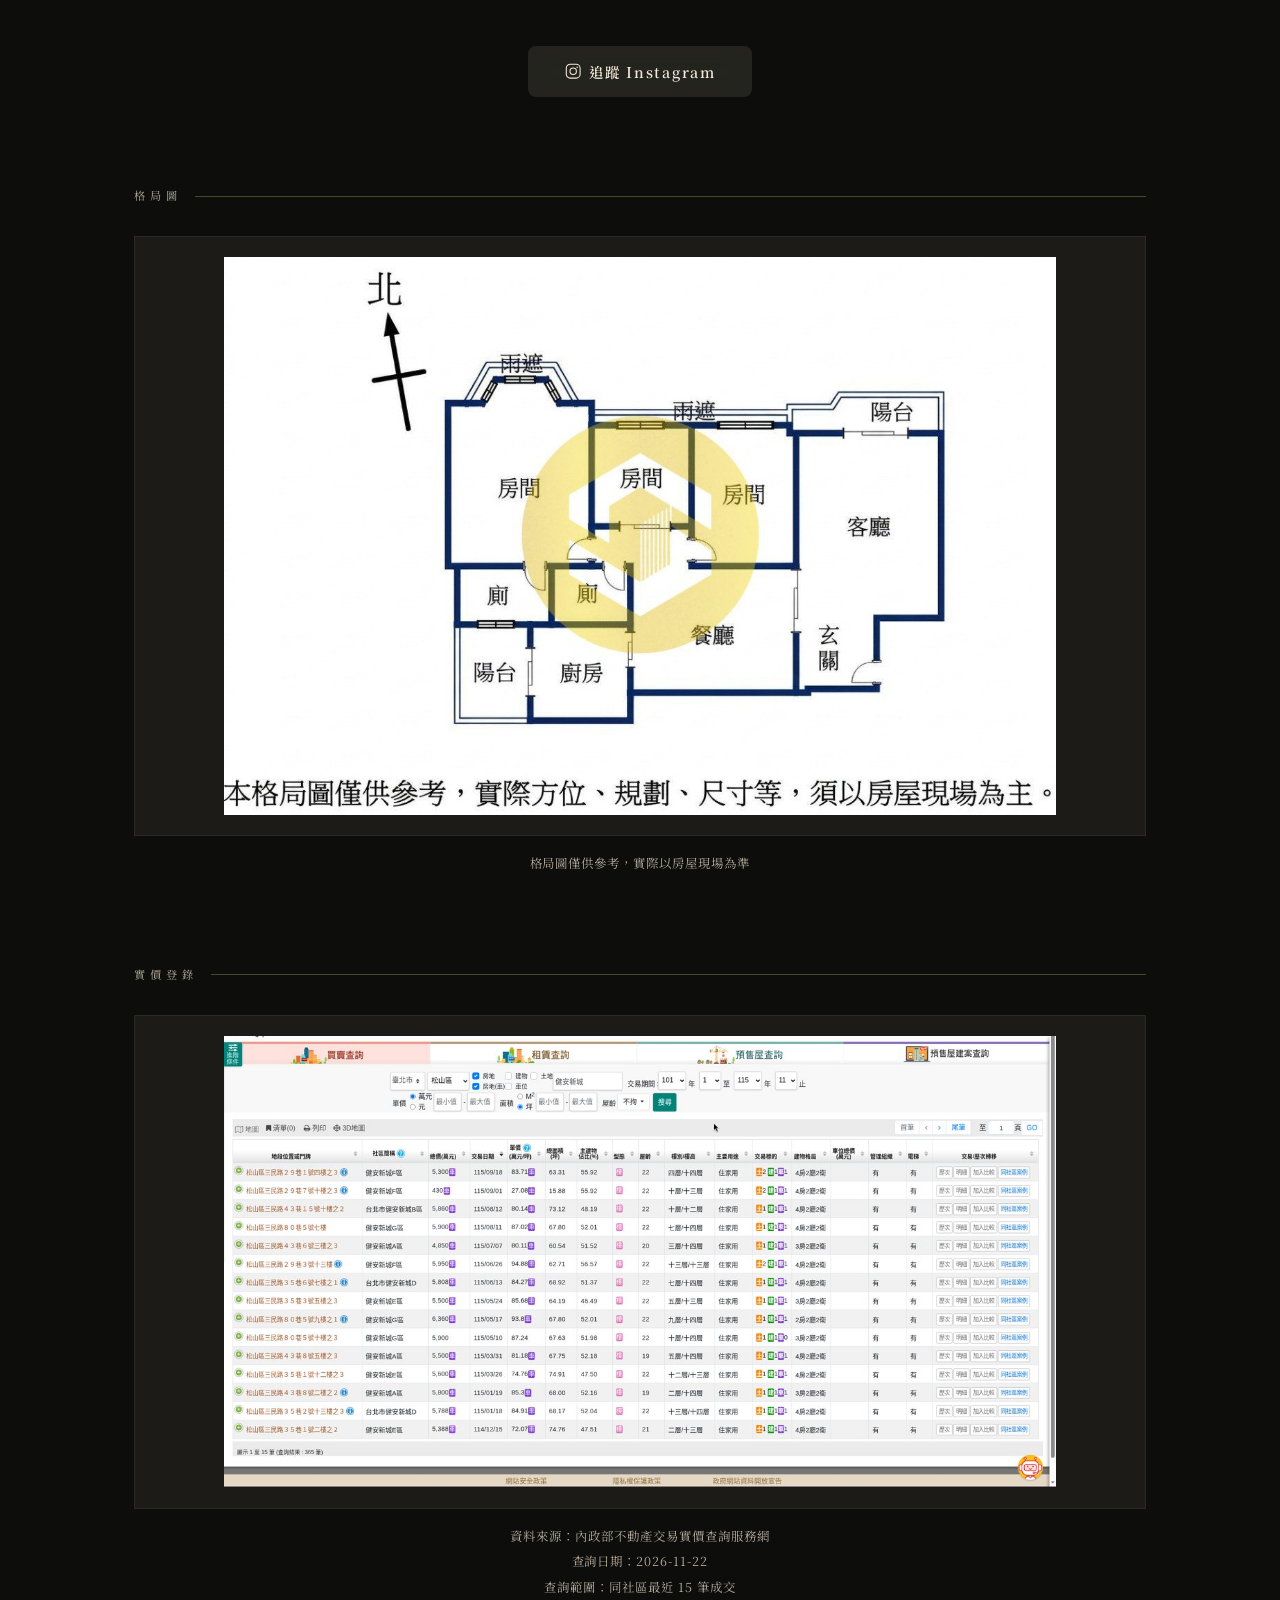
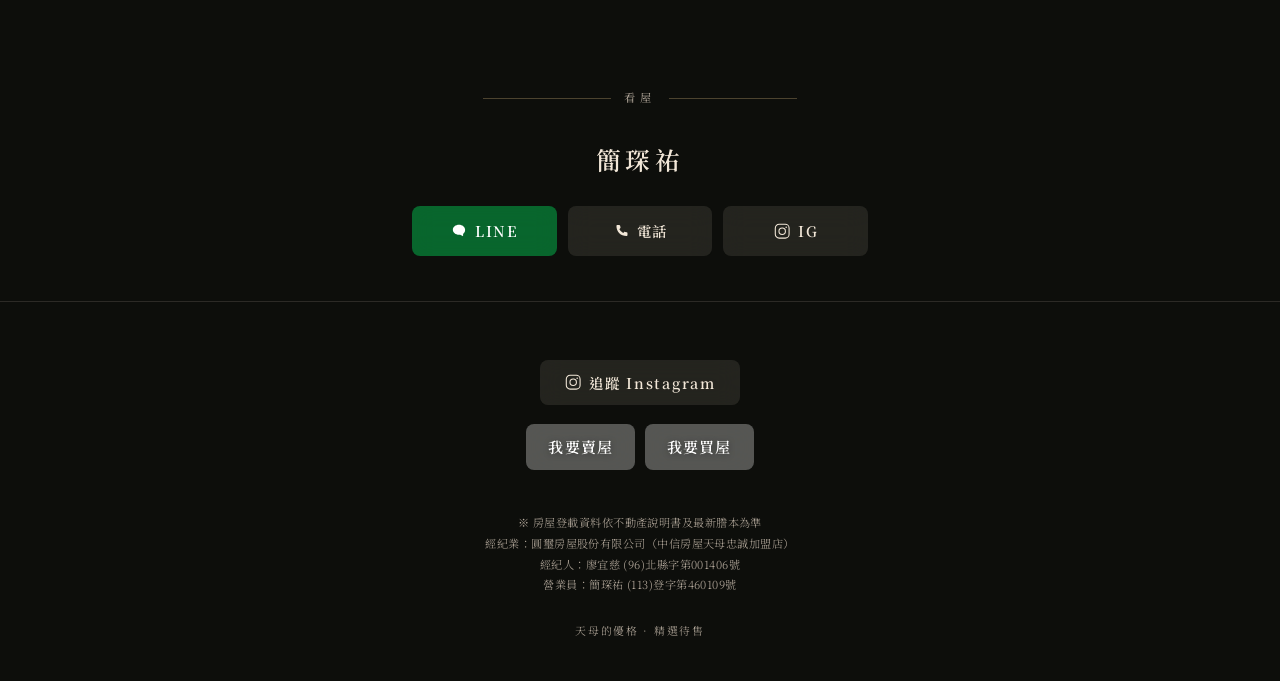
<file: listings/jianan/index.html>
<!DOCTYPE html>
<html lang="zh-Hant">
<head>
  <meta charset="utf-8">
  <meta name="viewport" content="width=device-width, initial-scale=1, viewport-fit=cover">
  <title>松山三民高樓山景典藏宅｜天母的優格</title>
  <meta name="theme-color" content="#0d0e0b">
    <meta property="og:type" content="website">
  <meta property="og:title" content="松山三民高樓山景典藏宅｜天母的優格">
  <meta name="twitter:card" content="summary_large_image">
  <meta name="description" content="松山區三民路43巷 松山三民高樓山景典藏宅 3房2廳2衛 開價6580萬 含車位">
  <meta property="og:description" content="松山區三民路43巷 松山三民高樓山景典藏宅 3房2廳2衛 開價6580萬 含車位">
  <meta property="og:image" content="https://lohateve.github.io/assets/images/listings/jianan/og.jpg">
  <meta name="twitter:image" content="https://lohateve.github.io/assets/images/listings/jianan/og.jpg">
  <link rel="canonical" href="https://lohateve.github.io/listings/jianan/">
  <meta property="og:url" content="https://lohateve.github.io/listings/jianan/">
  <link rel="icon" href="../../assets/icons/favicon.svg" type="image/svg+xml">
  <link rel="preconnect" href="https://fonts.googleapis.com">
  <link rel="preconnect" href="https://fonts.gstatic.com" crossorigin>
  <link href="https://fonts.googleapis.com/css2?family=Noto+Serif+TC:wght@300;400;600;700&display=swap" rel="stylesheet">
  <link rel="stylesheet" href="../../assets/css/style.css?v=8adf3fb4">
  <script src="../../assets/js/gallery.js" defer></script>
</head>
<body class="listing-page has-cta">
  <a class="skip" href="#main">跳到主要內容</a>
  <header class="site-header">
    <a class="wordmark" href="../../index.html">天母的優格</a>
    <span class="header-tag">精選待售</span>
  </header>
  <main id="main">
    <figure class="hero reveal"><a href="../../assets/images/listings/jianan/photo-01.jpg" data-gallery data-caption="客廳看出去，陽明山就在窗外"><img src="../../assets/images/listings/jianan/photo-01.jpg" alt="客廳看出去，陽明山就在窗外" width="1600" height="1066" fetchpriority="high"></a></figure>
    <section class="title-block reveal">
      <p class="eyebrow">松山 · 松山區三民路43巷</p>
      <h1>松山三民高樓山景典藏宅</h1>
      <p class="lead">九樓邊間，三面都是窗</p>
      <p class="price"><span class="num">6580</span><span class="unit">萬</span></p>
    </section>
    <section class="section" id="specs">
      <h2 class="section-title">物件概況</h2>
      <dl class="specs-grid"><div><dt>社區</dt><dd>健安新城A區</dd></div><div><dt>位置</dt><dd>松山區三民路43巷</dd></div><div><dt>類型</dt><dd>電梯住宅</dd></div><div><dt>樓層</dt><dd>9樓／14樓，邊間</dd></div><div><dt>格局</dt><dd>3房2廳2衛2陽台，可改四房</dd></div><div><dt>屋齡</dt><dd>約20年</dd></div><div><dt>建坪</dt><dd>約67.75坪（含車位）</dd></div><div><dt>主建物</dt><dd>約35.35坪</dd></div><div><dt>附屬建物</dt><dd>陽台約3.40坪、雨遮約1.23坪</dd></div><div><dt>共有部分</dt><dd>27.77坪</dd></div><div><dt>地坪</dt><dd>約14.59坪</dd></div><div><dt>車位</dt><dd>B2坡道平面</dd></div><div><dt>座向</dt><dd>座南朝北</dd></div><div><dt>管理費</dt><dd>2400元／月</dd></div><div><dt>交通</dt><dd>捷運南京三民站</dd></div><div><dt>生活</dt><dd>三民公園、健康國小學區</dd></div></dl>
    </section>
    <section class="section reel-section" id="video" aria-label="影片">
      <div class="reel-embed">
        <blockquote class="instagram-media" data-instgrm-permalink="https://www.instagram.com/reel/Dfr1ZLDMeil/" data-instgrm-version="14">
          <a href="https://www.instagram.com/reel/Dfr1ZLDMeil/" rel="noopener noreferrer" target="_blank">在 Instagram 觀看</a>
        </blockquote>
        <script async src="https://www.instagram.com/embed.js"></script>
      </div>
    </section>
    <section class="section" id="photos">
      <h2 class="section-title">照片</h2>
      <div class="gallery-grid">
        <a class="span-2 wide" href="../../assets/images/listings/jianan/photo-01.jpg" data-gallery data-caption="客廳看出去，陽明山就在窗外"><img src="../../assets/images/listings/jianan/photo-01.jpg" alt="客廳看出去，陽明山就在窗外" width="1600" height="1066" loading="eager"></a><a href="../../assets/images/listings/jianan/photo-02.jpg" data-gallery data-caption="客廳，邊間採光"><img src="../../assets/images/listings/jianan/photo-02.jpg" alt="客廳，邊間採光" width="1600" height="1066" loading="eager"></a><a href="../../assets/images/listings/jianan/photo-03.jpg" data-gallery data-caption="從沙發望出去的山景"><img src="../../assets/images/listings/jianan/photo-03.jpg" alt="從沙發望出去的山景" width="1600" height="1066" loading="lazy"></a><a href="../../assets/images/listings/jianan/photo-04.jpg" data-gallery data-caption="客廳望向餐廳"><img src="../../assets/images/listings/jianan/photo-04.jpg" alt="客廳望向餐廳" width="1600" height="1066" loading="lazy"></a><a class="span-2 wide" href="../../assets/images/listings/jianan/photo-05.jpg" data-gallery data-caption="餐廳"><img src="../../assets/images/listings/jianan/photo-05.jpg" alt="餐廳" width="1600" height="1066" loading="lazy"></a><a href="../../assets/images/listings/jianan/photo-06.jpg" data-gallery data-caption="玄關展示櫃"><img src="../../assets/images/listings/jianan/photo-06.jpg" alt="玄關展示櫃" width="1600" height="1066" loading="lazy"></a><a href="../../assets/images/listings/jianan/photo-07.jpg" data-gallery data-caption="房間，窗外有山"><img src="../../assets/images/listings/jianan/photo-07.jpg" alt="房間，窗外有山" width="1600" height="1066" loading="lazy"></a><a href="../../assets/images/listings/jianan/photo-08.jpg" data-gallery data-caption="廚房"><img src="../../assets/images/listings/jianan/photo-08.jpg" alt="廚房" width="1600" height="1066" loading="lazy"></a><a href="../../assets/images/listings/jianan/photo-09.jpg" data-gallery data-caption="從客廳看出去的視野，陽明山"><img src="../../assets/images/listings/jianan/photo-09.jpg" alt="從客廳看出去的視野，陽明山" width="1600" height="1066" loading="lazy"></a><a class="span-2 wide" href="../../assets/images/listings/jianan/photo-10.jpg" data-gallery data-caption="遠眺山脈"><img src="../../assets/images/listings/jianan/photo-10.jpg" alt="遠眺山脈" width="1600" height="1066" loading="lazy"></a><a href="../../assets/images/listings/jianan/photo-11.jpg" data-gallery data-caption="另一側的視野"><img src="../../assets/images/listings/jianan/photo-11.jpg" alt="另一側的視野" width="1600" height="1066" loading="lazy"></a><a href="../../assets/images/listings/jianan/photo-12.jpg" data-gallery data-caption="B2坡道平面車位"><img src="../../assets/images/listings/jianan/photo-12.jpg" alt="B2坡道平面車位" width="1600" height="1066" loading="lazy"></a>
      </div>
    </section>
    <section class="section" id="features">
      <h2 class="section-title">特色</h2>
      <ul class="feature-list"><li>255戶大社區</li><li>棟距拉得很開，中庭大得像公園</li><li>24小時保全</li><li>九樓邊間，三面採光，每間房都有窗</li><li>客廳看出去，陽明山、美麗華、圓山</li><li>現況三房，也能改成四房</li><li>捷運南京三民站，下樓就是三民公園</li><li>學區健康國小</li><li>B2坡道平面車位</li></ul>
    </section>
    <section class="section ig-cta ig-cta-mid" id="instagram-follow" aria-label="追蹤 Instagram">
      <a class="btn btn-ig-follow" href="https://www.instagram.com/TMD_yogurt/" rel="noopener noreferrer" target="_blank"><svg class="ig-icon" viewBox="0 0 24 24" aria-hidden="true">
  <rect x="3" y="3" width="18" height="18" rx="5" fill="none" stroke="currentColor" stroke-width="1.4"/>
  <circle cx="12" cy="12" r="4.2" fill="none" stroke="currentColor" stroke-width="1.4"/>
  <circle cx="17.2" cy="6.8" r="1" fill="currentColor"/>
</svg><span>追蹤 Instagram</span></a>
    </section>
    <section class="section" id="floorplan">
      <h2 class="section-title">格局圖</h2>
      <div class="floorplan-frame"><a href="../../assets/images/listings/jianan/plan-01.jpg" data-gallery data-caption="格局圖，僅供參考，實際以房屋現場為準"><img src="../../assets/images/listings/jianan/plan-01.jpg" alt="格局圖，僅供參考，實際以房屋現場為準" width="1400" height="1000" loading="lazy"></a></div>
      <p class="caption">格局圖僅供參考，實際以房屋現場為準</p>
    </section>
    <section class="section" id="registry">
      <h2 class="section-title">實價登錄</h2>
      <div class="registry-grid"><a href="../../assets/images/listings/jianan/actual-price-01.jpg" data-gallery data-caption="健安新城 實價登錄列表 第1至15筆"><img src="../../assets/images/listings/jianan/actual-price-01.jpg" alt="健安新城 實價登錄列表 第1至15筆" loading="lazy"></a></div>
      <p class="registry-note">資料來源：內政部不動產交易實價查詢服務網</p>
      <p class="registry-note">查詢日期：2026-11-22</p>
      <p class="registry-note">查詢範圍：同社區最近 15 筆成交</p>
    </section>
    <section class="section contact" id="contact">
      <h2 class="section-title">看屋</h2>
      <p class="agent-name">簡琛祐</p>
      <div class="contact-actions cols-3">
        <a class="btn btn-line" href="https://line.me/ti/p/G1rRvflCQE" rel="noopener noreferrer" target="_blank"><svg viewBox="0 0 24 24" aria-hidden="true"><path fill="currentColor" d="M19.7 10.1c0-3.6-3.6-6.5-8-6.5s-8 2.9-8 6.5 3.6 6.5 8 6.5c.5 0 1 0 1.5-.1l3.4 1.9c.2.1.5 0 .5-.3v-2.5c1.6-1.2 2.6-2.9 2.6-5z"/></svg><span>LINE</span></a><a class="btn btn-solid" href="tel:+886916601973"><svg viewBox="0 0 24 24" aria-hidden="true"><path fill="currentColor" d="M7.1 3.8h2.2c.6 0 1.1.4 1.2.9l.6 2.2c.1.5 0 1-.4 1.4l-1.1 1.1a12.2 12.2 0 0 0 5 5l1.1-1.1c.4-.4.9-.5 1.4-.4l2.2.6c.5.1.9.6.9 1.2v2.2c0 .7-.6 1.3-1.3 1.3C11.4 18.2 5.8 12.6 5.8 5.1c0-.7.6-1.3 1.3-1.3z"/></svg><span>電話</span></a><a class="btn btn-ghost" href="https://ig.me/m/TMD_yogurt" rel="noopener noreferrer" target="_blank"><svg class="ig-icon" viewBox="0 0 24 24" aria-hidden="true">
  <rect x="3" y="3" width="18" height="18" rx="5" fill="none" stroke="currentColor" stroke-width="1.4"/>
  <circle cx="12" cy="12" r="4.2" fill="none" stroke="currentColor" stroke-width="1.4"/>
  <circle cx="17.2" cy="6.8" r="1" fill="currentColor"/>
</svg><span>IG</span></a>
      </div>
    </section>
    <div class="cta-bar cols-3"><div class="inner"><a class="btn btn-line" href="https://line.me/ti/p/G1rRvflCQE" rel="noopener noreferrer" target="_blank"><svg viewBox="0 0 24 24" aria-hidden="true"><path fill="currentColor" d="M19.7 10.1c0-3.6-3.6-6.5-8-6.5s-8 2.9-8 6.5 3.6 6.5 8 6.5c.5 0 1 0 1.5-.1l3.4 1.9c.2.1.5 0 .5-.3v-2.5c1.6-1.2 2.6-2.9 2.6-5z"/></svg><span>LINE</span></a><a class="btn btn-solid" href="tel:+886916601973"><svg viewBox="0 0 24 24" aria-hidden="true"><path fill="currentColor" d="M7.1 3.8h2.2c.6 0 1.1.4 1.2.9l.6 2.2c.1.5 0 1-.4 1.4l-1.1 1.1a12.2 12.2 0 0 0 5 5l1.1-1.1c.4-.4.9-.5 1.4-.4l2.2.6c.5.1.9.6.9 1.2v2.2c0 .7-.6 1.3-1.3 1.3C11.4 18.2 5.8 12.6 5.8 5.1c0-.7.6-1.3 1.3-1.3z"/></svg><span>電話</span></a><a class="btn btn-ghost" href="https://ig.me/m/TMD_yogurt" rel="noopener noreferrer" target="_blank"><svg class="ig-icon" viewBox="0 0 24 24" aria-hidden="true">
  <rect x="3" y="3" width="18" height="18" rx="5" fill="none" stroke="currentColor" stroke-width="1.4"/>
  <circle cx="12" cy="12" r="4.2" fill="none" stroke="currentColor" stroke-width="1.4"/>
  <circle cx="17.2" cy="6.8" r="1" fill="currentColor"/>
</svg><span>IG</span></a></div></div>
  </main>

  <footer class="site-footer">
    <div class="ig-cta ig-cta-footer">
      <a class="btn btn-ig-follow" href="https://www.instagram.com/TMD_yogurt/" rel="noopener noreferrer" target="_blank"><svg class="ig-icon" viewBox="0 0 24 24" aria-hidden="true">
  <rect x="3" y="3" width="18" height="18" rx="5" fill="none" stroke="currentColor" stroke-width="1.4"/>
  <circle cx="12" cy="12" r="4.2" fill="none" stroke="currentColor" stroke-width="1.4"/>
  <circle cx="17.2" cy="6.8" r="1" fill="currentColor"/>
</svg><span>追蹤 Instagram</span></a>
    </div>

    <nav class="form-actions cols-2 form-actions-footer" aria-label="我要賣屋與我要買屋">
      <a class="btn btn-ghost" href="https://docs.google.com/forms/d/e/1FAIpQLSfgd1Gr5Ier1Zw3FLSIcCSLkbBQtFWSE0MMMrSNYqtbVR_wrg/viewform" rel="noopener noreferrer" target="_blank">我要賣屋</a><a class="btn btn-ghost" href="https://docs.google.com/forms/d/e/1FAIpQLSfwgAmoFwXzCyb_sa5NgNKXgEsrNvfC2p3hT3B3Zudo0klbyQ/viewform" rel="noopener noreferrer" target="_blank">我要買屋</a>
    </nav>

    <div class="legal">
      <p>※ 房屋登載資料依不動產說明書及最新謄本為準</p>
<p>經紀業：圓璽房屋股份有限公司（中信房屋天母忠誠加盟店）</p>
<p>經紀人：廖宜慈 (96)北縣字第001406號</p>
<p>營業員：簡琛祐 (113)登字第460109號</p>
    </div>
    <p class="copyright">天母的優格 · 精選待售</p>
  </footer>
</body>
</html>
</file>
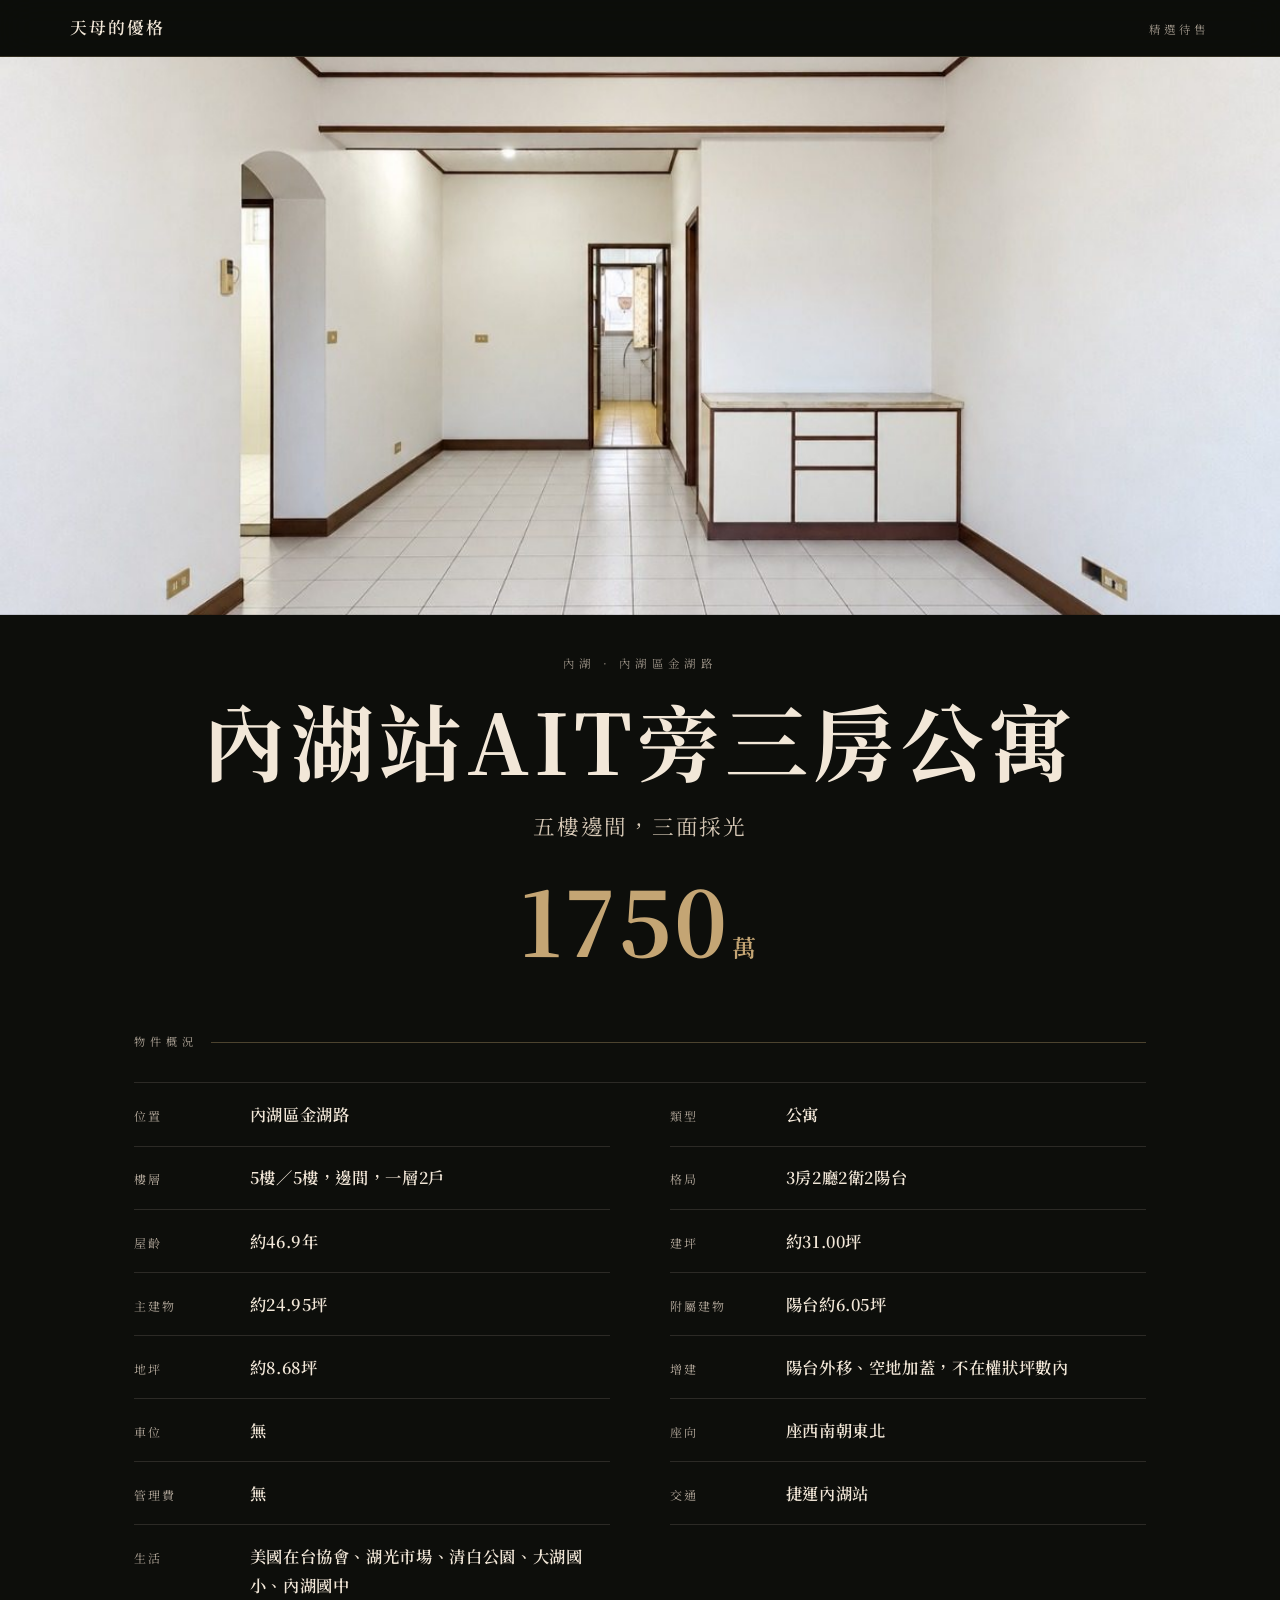
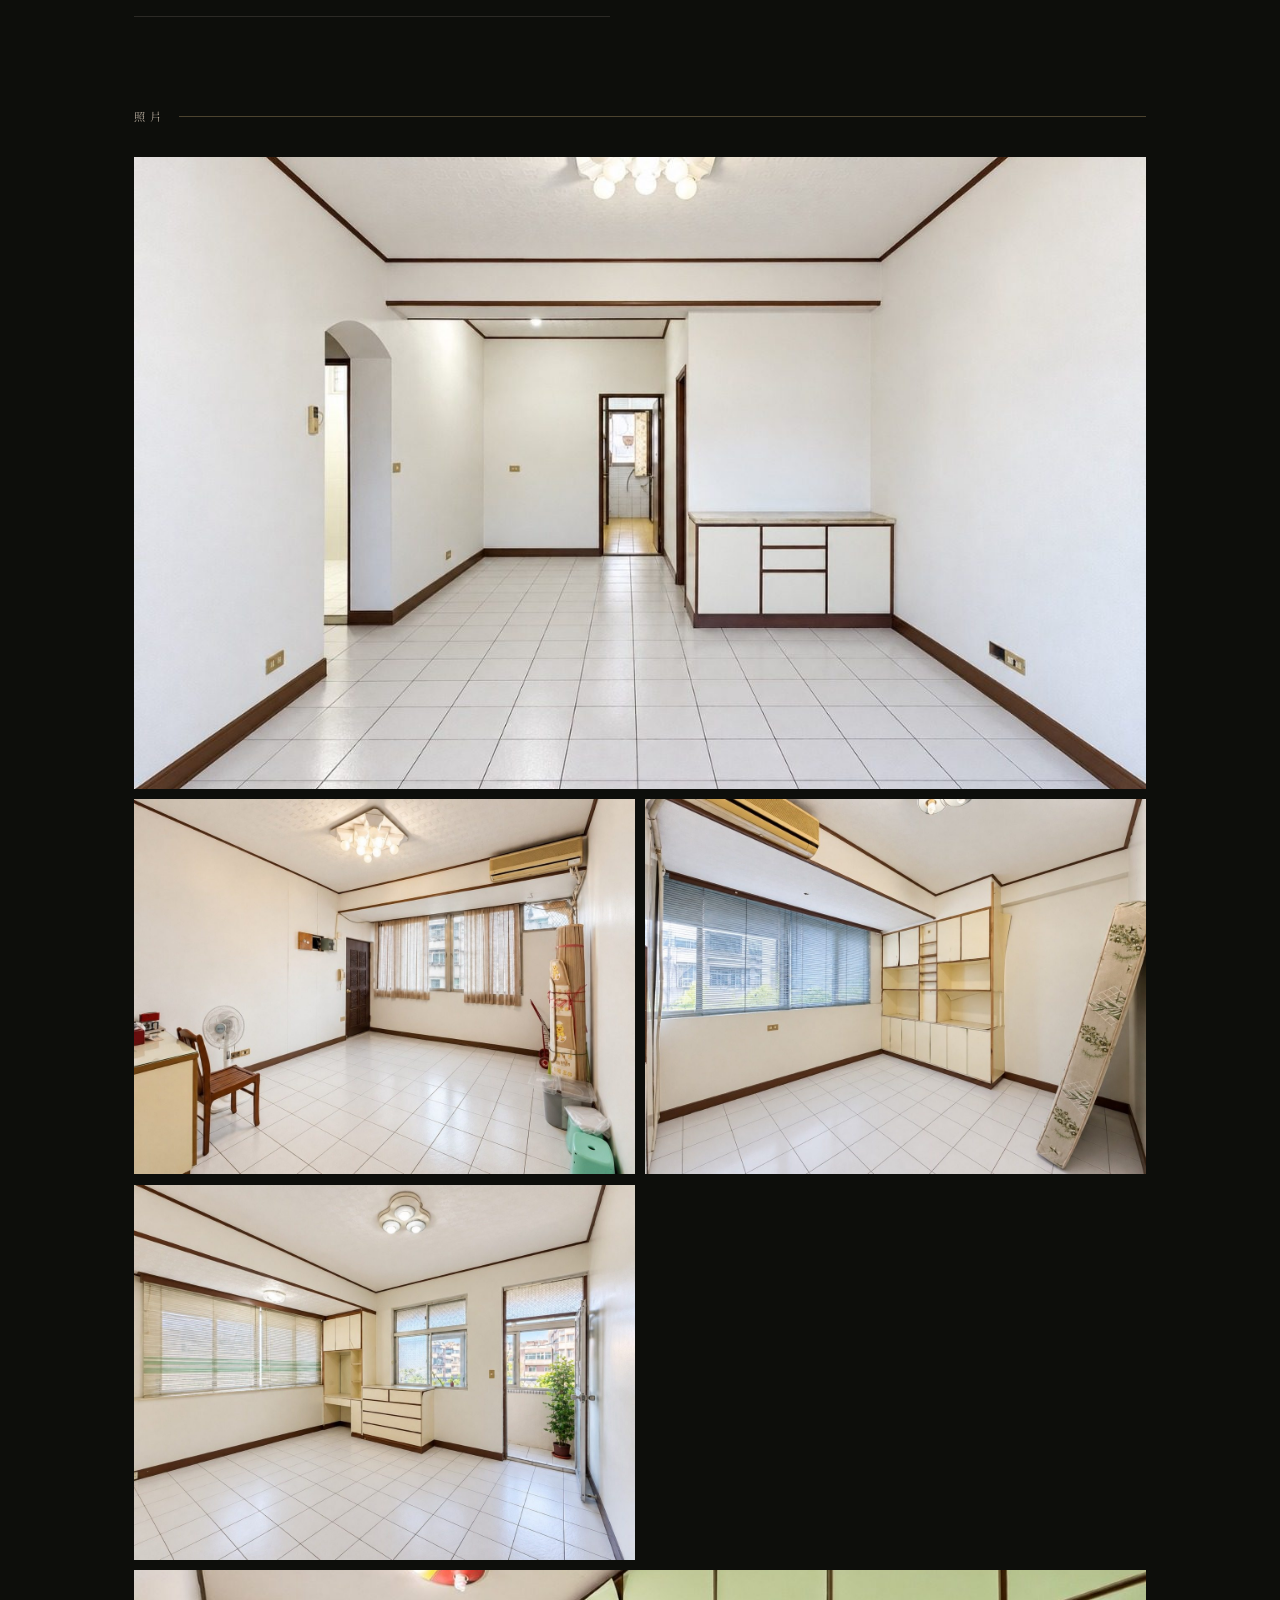
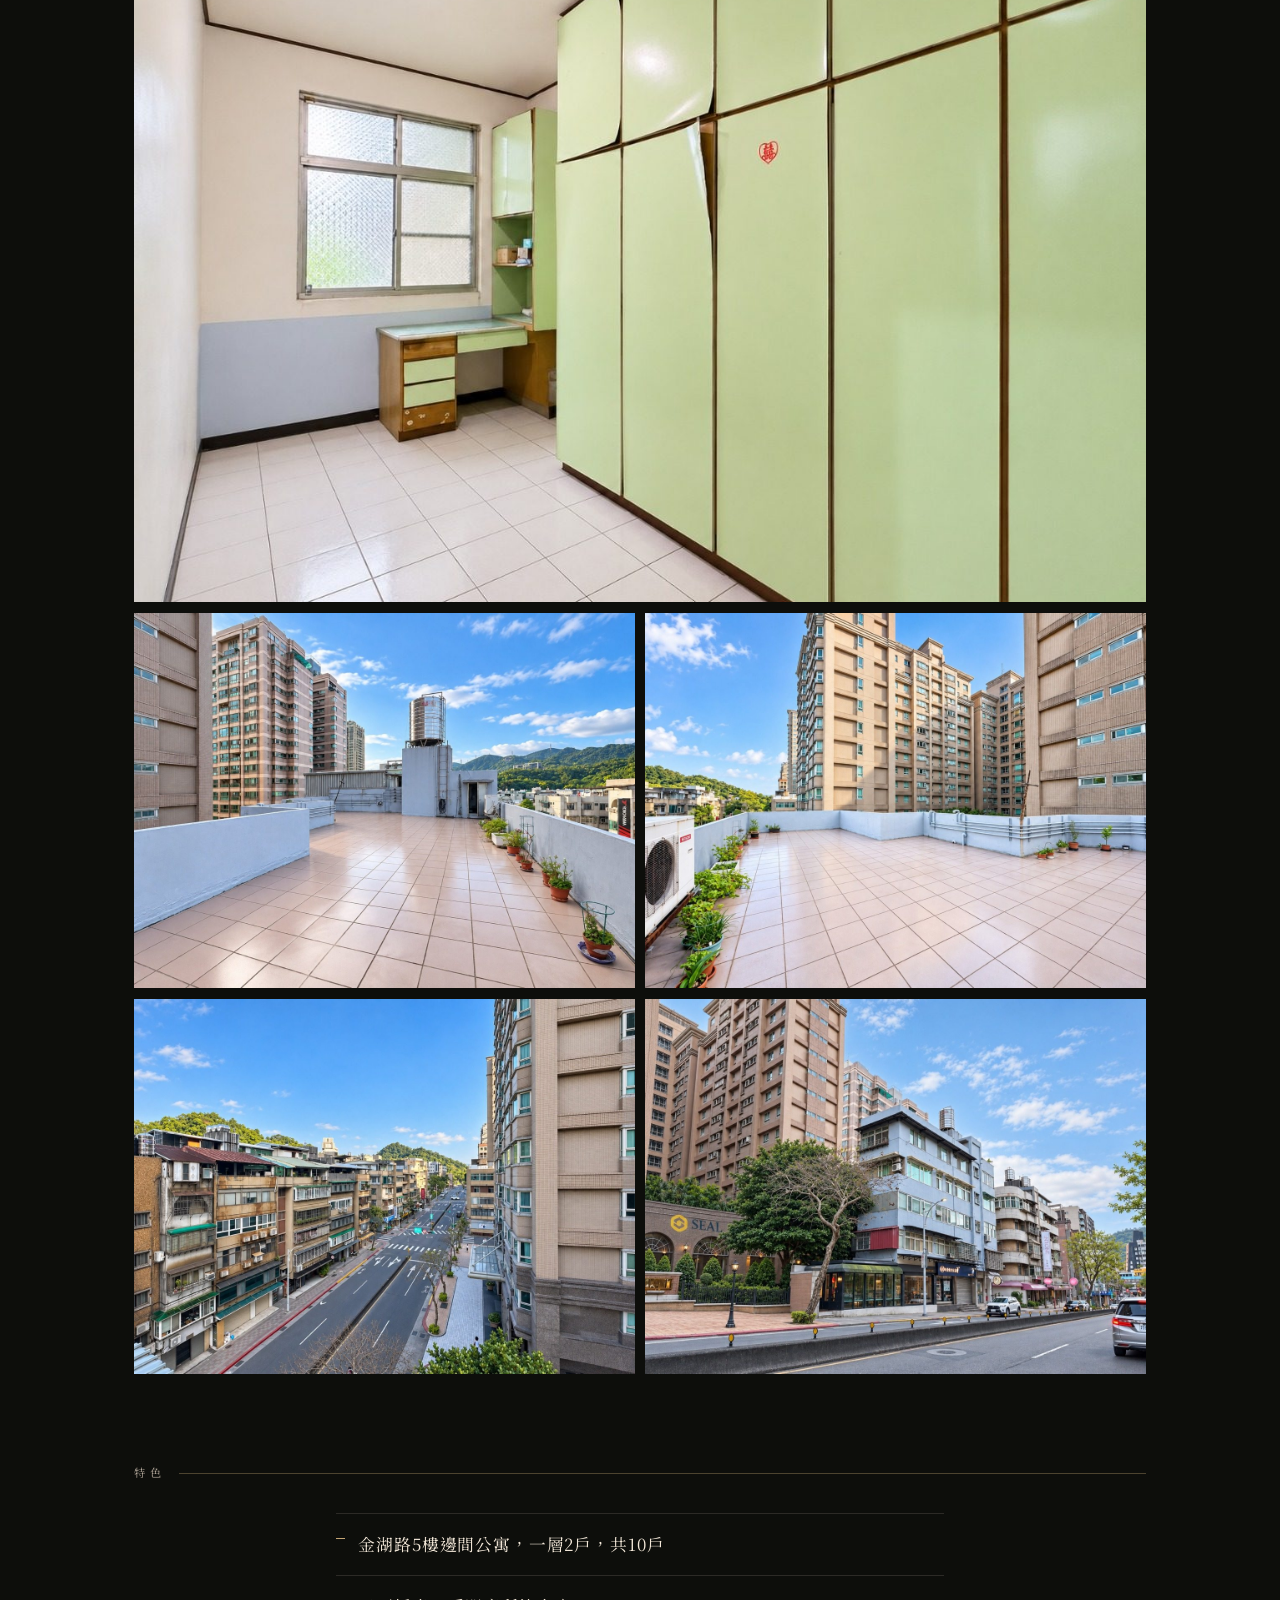
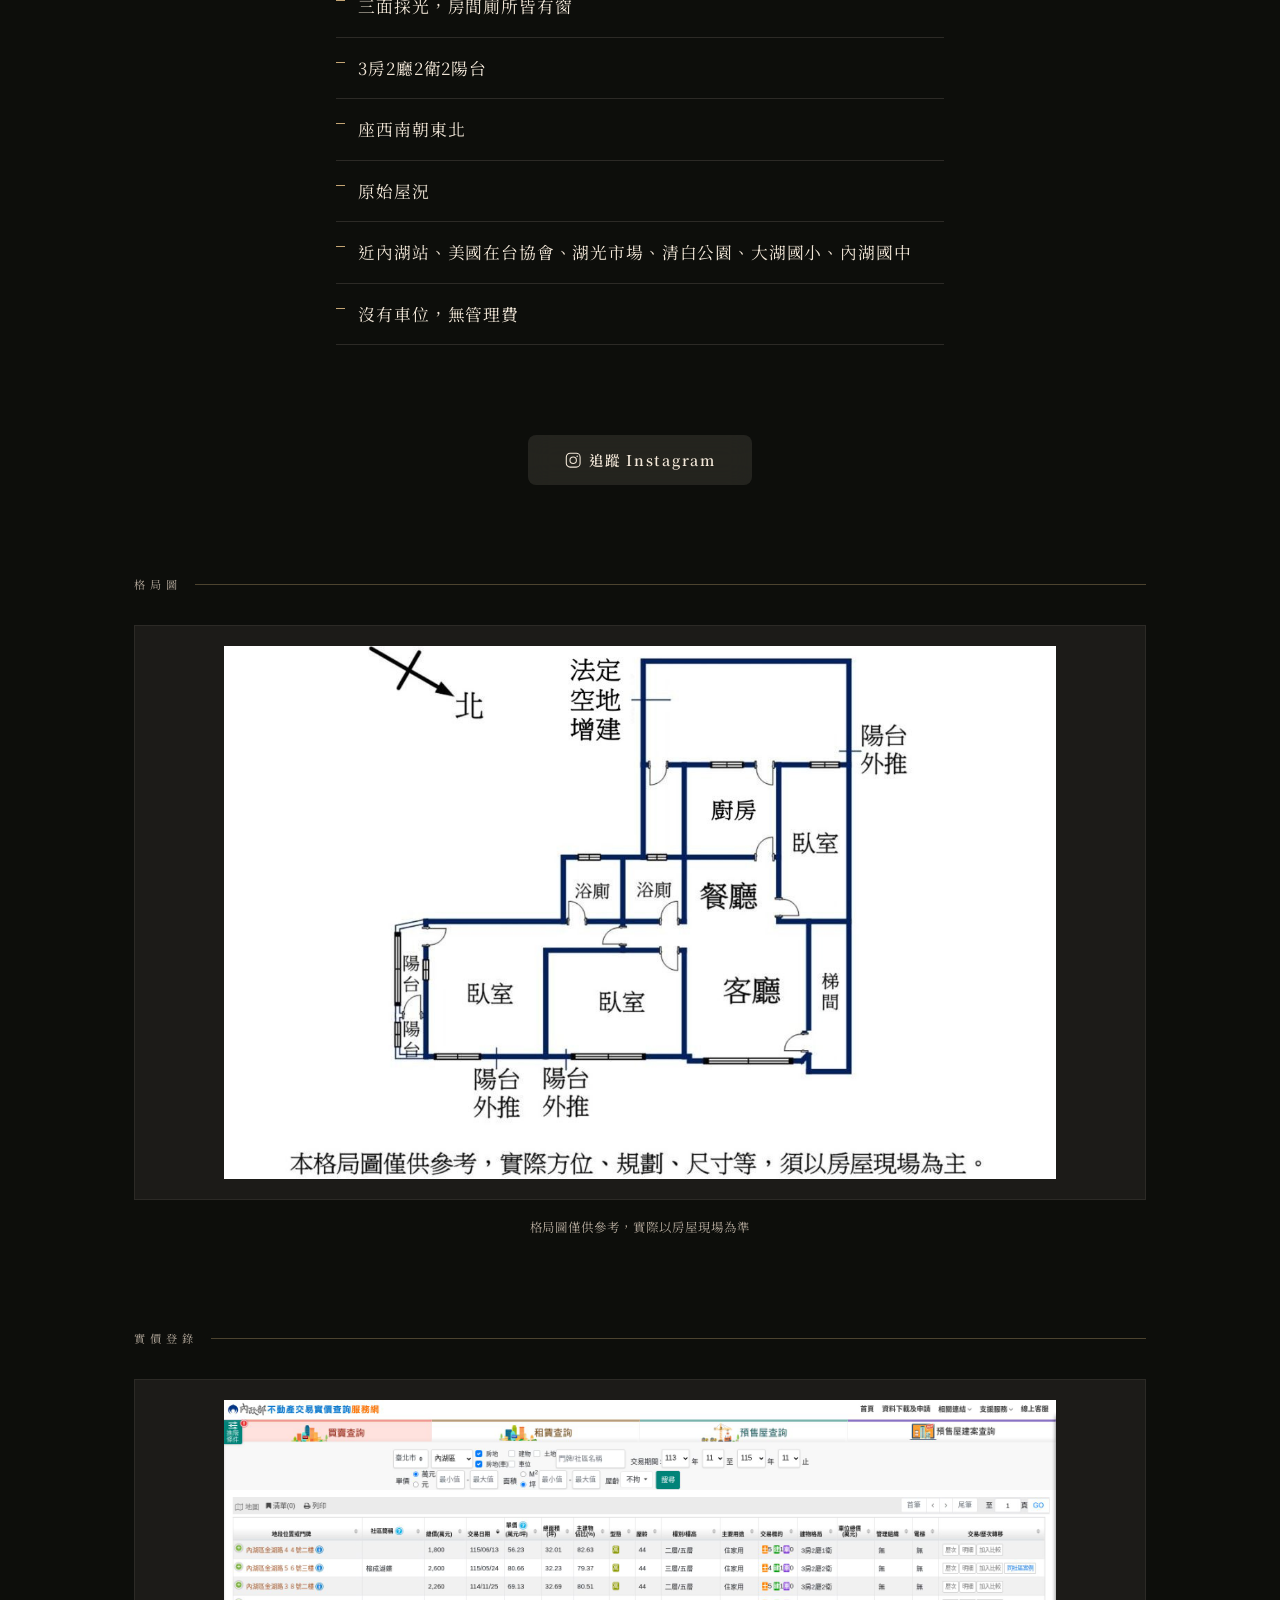
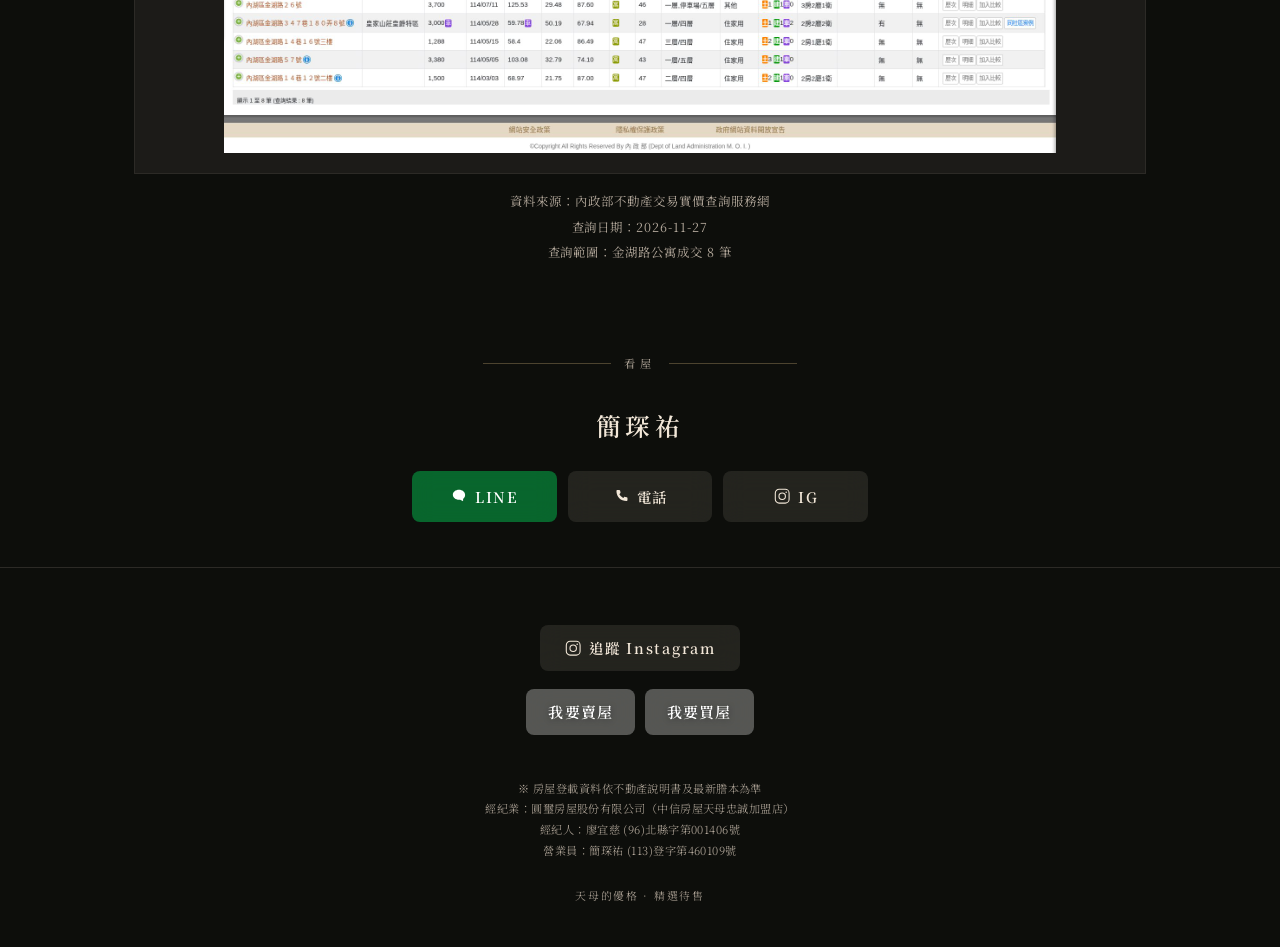
<file: listings/jinhu/index.html>
<!DOCTYPE html>
<html lang="zh-Hant">
<head>
  <meta charset="utf-8">
  <meta name="viewport" content="width=device-width, initial-scale=1, viewport-fit=cover">
  <title>內湖站AIT旁三房公寓｜天母的優格</title>
  <meta name="theme-color" content="#0d0e0b">
    <meta property="og:type" content="website">
  <meta property="og:title" content="內湖站AIT旁三房公寓｜天母的優格">
  <meta name="twitter:card" content="summary_large_image">
  <meta name="description" content="內湖區金湖路 3房2廳2衛 開價1750萬">
  <meta property="og:description" content="內湖區金湖路 3房2廳2衛 開價1750萬">
  <meta property="og:image" content="https://lohateve.github.io/assets/images/listings/jinhu/og.jpg">
  <meta name="twitter:image" content="https://lohateve.github.io/assets/images/listings/jinhu/og.jpg">
  <link rel="canonical" href="https://lohateve.github.io/listings/jinhu/">
  <meta property="og:url" content="https://lohateve.github.io/listings/jinhu/">
  <link rel="icon" href="../../assets/icons/favicon.svg" type="image/svg+xml">
  <link rel="preconnect" href="https://fonts.googleapis.com">
  <link rel="preconnect" href="https://fonts.gstatic.com" crossorigin>
  <link href="https://fonts.googleapis.com/css2?family=Noto+Serif+TC:wght@300;400;600;700&display=swap" rel="stylesheet">
  <link rel="stylesheet" href="../../assets/css/style.css?v=8adf3fb4">
  <script src="../../assets/js/gallery.js" defer></script>
</head>
<body class="listing-page has-cta">
  <a class="skip" href="#main">跳到主要內容</a>
  <header class="site-header">
    <a class="wordmark" href="../../index.html">天母的優格</a>
    <span class="header-tag">精選待售</span>
  </header>
  <main id="main">
    <figure class="hero reveal"><a href="../../assets/images/listings/jinhu/photo-01.jpg" data-gallery data-caption="客廳與磁磚地板"><img src="../../assets/images/listings/jinhu/photo-01.jpg" alt="客廳與磁磚地板" width="1600" height="1066" fetchpriority="high"></a></figure>
    <section class="title-block reveal">
      <p class="eyebrow">內湖 · 內湖區金湖路</p>
      <h1>內湖站AIT旁三房公寓</h1>
      <p class="lead">五樓邊間，三面採光</p>
      <p class="price"><span class="num">1750</span><span class="unit">萬</span></p>
    </section>
    <section class="section" id="specs">
      <h2 class="section-title">物件概況</h2>
      <dl class="specs-grid"><div><dt>位置</dt><dd>內湖區金湖路</dd></div><div><dt>類型</dt><dd>公寓</dd></div><div><dt>樓層</dt><dd>5樓／5樓，邊間，一層2戶</dd></div><div><dt>格局</dt><dd>3房2廳2衛2陽台</dd></div><div><dt>屋齡</dt><dd>約46.9年</dd></div><div><dt>建坪</dt><dd>約31.00坪</dd></div><div><dt>主建物</dt><dd>約24.95坪</dd></div><div><dt>附屬建物</dt><dd>陽台約6.05坪</dd></div><div><dt>地坪</dt><dd>約8.68坪</dd></div><div><dt>增建</dt><dd>陽台外移、空地加蓋，不在權狀坪數內</dd></div><div><dt>車位</dt><dd>無</dd></div><div><dt>座向</dt><dd>座西南朝東北</dd></div><div><dt>管理費</dt><dd>無</dd></div><div><dt>交通</dt><dd>捷運內湖站</dd></div><div><dt>生活</dt><dd>美國在台協會、湖光市場、清白公園、大湖國小、內湖國中</dd></div></dl>
    </section>
    <section class="section" id="photos">
      <h2 class="section-title">照片</h2>
      <div class="gallery-grid">
        <a class="span-2 wide" href="../../assets/images/listings/jinhu/photo-01.jpg" data-gallery data-caption="客廳與磁磚地板"><img src="../../assets/images/listings/jinhu/photo-01.jpg" alt="客廳與磁磚地板" width="1600" height="1066" loading="eager"></a><a href="../../assets/images/listings/jinhu/photo-02.jpg" data-gallery data-caption="客廳另一側"><img src="../../assets/images/listings/jinhu/photo-02.jpg" alt="客廳另一側" width="1600" height="1066" loading="eager"></a><a href="../../assets/images/listings/jinhu/photo-03.jpg" data-gallery data-caption="房間與窗戶"><img src="../../assets/images/listings/jinhu/photo-03.jpg" alt="房間與窗戶" width="1600" height="1066" loading="lazy"></a><a href="../../assets/images/listings/jinhu/photo-04.jpg" data-gallery data-caption="房間與衣櫃"><img src="../../assets/images/listings/jinhu/photo-04.jpg" alt="房間與衣櫃" width="1600" height="1066" loading="lazy"></a><a class="span-2 wide" href="../../assets/images/listings/jinhu/photo-05.jpg" data-gallery data-caption="臥室與綠櫃"><img src="../../assets/images/listings/jinhu/photo-05.jpg" alt="臥室與綠櫃" width="1600" height="1066" loading="lazy"></a><a href="../../assets/images/listings/jinhu/photo-06.jpg" data-gallery data-caption="頂樓空地加蓋"><img src="../../assets/images/listings/jinhu/photo-06.jpg" alt="頂樓空地加蓋" width="1600" height="1066" loading="lazy"></a><a href="../../assets/images/listings/jinhu/photo-07.jpg" data-gallery data-caption="頂樓空地另一側"><img src="../../assets/images/listings/jinhu/photo-07.jpg" alt="頂樓空地另一側" width="1600" height="1066" loading="lazy"></a><a href="../../assets/images/listings/jinhu/photo-08.jpg" data-gallery data-caption="從樓上望向金湖路"><img src="../../assets/images/listings/jinhu/photo-08.jpg" alt="從樓上望向金湖路" width="1600" height="1066" loading="lazy"></a><a href="../../assets/images/listings/jinhu/photo-09.jpg" data-gallery data-caption="金湖路街景"><img src="../../assets/images/listings/jinhu/photo-09.jpg" alt="金湖路街景" width="1600" height="1066" loading="lazy"></a>
      </div>
    </section>
    <section class="section" id="features">
      <h2 class="section-title">特色</h2>
      <ul class="feature-list"><li>金湖路5樓邊間公寓，一層2戶，共10戶</li><li>三面採光，房間廁所皆有窗</li><li>3房2廳2衛2陽台</li><li>座西南朝東北</li><li>原始屋況</li><li>近內湖站、美國在台協會、湖光市場、清白公園、大湖國小、內湖國中</li><li>沒有車位，無管理費</li></ul>
    </section>
    <section class="section ig-cta ig-cta-mid" id="instagram-follow" aria-label="追蹤 Instagram">
      <a class="btn btn-ig-follow" href="https://www.instagram.com/TMD_yogurt/" rel="noopener noreferrer" target="_blank"><svg class="ig-icon" viewBox="0 0 24 24" aria-hidden="true">
  <rect x="3" y="3" width="18" height="18" rx="5" fill="none" stroke="currentColor" stroke-width="1.4"/>
  <circle cx="12" cy="12" r="4.2" fill="none" stroke="currentColor" stroke-width="1.4"/>
  <circle cx="17.2" cy="6.8" r="1" fill="currentColor"/>
</svg><span>追蹤 Instagram</span></a>
    </section>
    <section class="section" id="floorplan">
      <h2 class="section-title">格局圖</h2>
      <div class="floorplan-frame"><a href="../../assets/images/listings/jinhu/plan-01.jpg" data-gallery data-caption="格局圖，僅供參考，實際以房屋現場為準"><img src="../../assets/images/listings/jinhu/plan-01.jpg" alt="格局圖，僅供參考，實際以房屋現場為準" width="1400" height="1000" loading="lazy"></a></div>
      <p class="caption">格局圖僅供參考，實際以房屋現場為準</p>
    </section>
    <section class="section" id="registry">
      <h2 class="section-title">實價登錄</h2>
      <div class="registry-grid"><a href="../../assets/images/listings/jinhu/actual-price-01.jpg" data-gallery data-caption="金湖路公寓 實價登錄列表 8筆"><img src="../../assets/images/listings/jinhu/actual-price-01.jpg" alt="金湖路公寓 實價登錄列表 8筆" loading="lazy"></a></div>
      <p class="registry-note">資料來源：內政部不動產交易實價查詢服務網</p>
      <p class="registry-note">查詢日期：2026-11-27</p>
      <p class="registry-note">查詢範圍：金湖路公寓成交 8 筆</p>
    </section>
    <section class="section contact" id="contact">
      <h2 class="section-title">看屋</h2>
      <p class="agent-name">簡琛祐</p>
      <div class="contact-actions cols-3">
        <a class="btn btn-line" href="https://line.me/ti/p/G1rRvflCQE" rel="noopener noreferrer" target="_blank"><svg viewBox="0 0 24 24" aria-hidden="true"><path fill="currentColor" d="M19.7 10.1c0-3.6-3.6-6.5-8-6.5s-8 2.9-8 6.5 3.6 6.5 8 6.5c.5 0 1 0 1.5-.1l3.4 1.9c.2.1.5 0 .5-.3v-2.5c1.6-1.2 2.6-2.9 2.6-5z"/></svg><span>LINE</span></a><a class="btn btn-solid" href="tel:+886916601973"><svg viewBox="0 0 24 24" aria-hidden="true"><path fill="currentColor" d="M7.1 3.8h2.2c.6 0 1.1.4 1.2.9l.6 2.2c.1.5 0 1-.4 1.4l-1.1 1.1a12.2 12.2 0 0 0 5 5l1.1-1.1c.4-.4.9-.5 1.4-.4l2.2.6c.5.1.9.6.9 1.2v2.2c0 .7-.6 1.3-1.3 1.3C11.4 18.2 5.8 12.6 5.8 5.1c0-.7.6-1.3 1.3-1.3z"/></svg><span>電話</span></a><a class="btn btn-ghost" href="https://ig.me/m/TMD_yogurt" rel="noopener noreferrer" target="_blank"><svg class="ig-icon" viewBox="0 0 24 24" aria-hidden="true">
  <rect x="3" y="3" width="18" height="18" rx="5" fill="none" stroke="currentColor" stroke-width="1.4"/>
  <circle cx="12" cy="12" r="4.2" fill="none" stroke="currentColor" stroke-width="1.4"/>
  <circle cx="17.2" cy="6.8" r="1" fill="currentColor"/>
</svg><span>IG</span></a>
      </div>
    </section>
    <div class="cta-bar cols-3"><div class="inner"><a class="btn btn-line" href="https://line.me/ti/p/G1rRvflCQE" rel="noopener noreferrer" target="_blank"><svg viewBox="0 0 24 24" aria-hidden="true"><path fill="currentColor" d="M19.7 10.1c0-3.6-3.6-6.5-8-6.5s-8 2.9-8 6.5 3.6 6.5 8 6.5c.5 0 1 0 1.5-.1l3.4 1.9c.2.1.5 0 .5-.3v-2.5c1.6-1.2 2.6-2.9 2.6-5z"/></svg><span>LINE</span></a><a class="btn btn-solid" href="tel:+886916601973"><svg viewBox="0 0 24 24" aria-hidden="true"><path fill="currentColor" d="M7.1 3.8h2.2c.6 0 1.1.4 1.2.9l.6 2.2c.1.5 0 1-.4 1.4l-1.1 1.1a12.2 12.2 0 0 0 5 5l1.1-1.1c.4-.4.9-.5 1.4-.4l2.2.6c.5.1.9.6.9 1.2v2.2c0 .7-.6 1.3-1.3 1.3C11.4 18.2 5.8 12.6 5.8 5.1c0-.7.6-1.3 1.3-1.3z"/></svg><span>電話</span></a><a class="btn btn-ghost" href="https://ig.me/m/TMD_yogurt" rel="noopener noreferrer" target="_blank"><svg class="ig-icon" viewBox="0 0 24 24" aria-hidden="true">
  <rect x="3" y="3" width="18" height="18" rx="5" fill="none" stroke="currentColor" stroke-width="1.4"/>
  <circle cx="12" cy="12" r="4.2" fill="none" stroke="currentColor" stroke-width="1.4"/>
  <circle cx="17.2" cy="6.8" r="1" fill="currentColor"/>
</svg><span>IG</span></a></div></div>
  </main>

  <footer class="site-footer">
    <div class="ig-cta ig-cta-footer">
      <a class="btn btn-ig-follow" href="https://www.instagram.com/TMD_yogurt/" rel="noopener noreferrer" target="_blank"><svg class="ig-icon" viewBox="0 0 24 24" aria-hidden="true">
  <rect x="3" y="3" width="18" height="18" rx="5" fill="none" stroke="currentColor" stroke-width="1.4"/>
  <circle cx="12" cy="12" r="4.2" fill="none" stroke="currentColor" stroke-width="1.4"/>
  <circle cx="17.2" cy="6.8" r="1" fill="currentColor"/>
</svg><span>追蹤 Instagram</span></a>
    </div>

    <nav class="form-actions cols-2 form-actions-footer" aria-label="我要賣屋與我要買屋">
      <a class="btn btn-ghost" href="https://docs.google.com/forms/d/e/1FAIpQLSfgd1Gr5Ier1Zw3FLSIcCSLkbBQtFWSE0MMMrSNYqtbVR_wrg/viewform" rel="noopener noreferrer" target="_blank">我要賣屋</a><a class="btn btn-ghost" href="https://docs.google.com/forms/d/e/1FAIpQLSfwgAmoFwXzCyb_sa5NgNKXgEsrNvfC2p3hT3B3Zudo0klbyQ/viewform" rel="noopener noreferrer" target="_blank">我要買屋</a>
    </nav>

    <div class="legal">
      <p>※ 房屋登載資料依不動產說明書及最新謄本為準</p>
<p>經紀業：圓璽房屋股份有限公司（中信房屋天母忠誠加盟店）</p>
<p>經紀人：廖宜慈 (96)北縣字第001406號</p>
<p>營業員：簡琛祐 (113)登字第460109號</p>
    </div>
    <p class="copyright">天母的優格 · 精選待售</p>
  </footer>
</body>
</html>
</file>
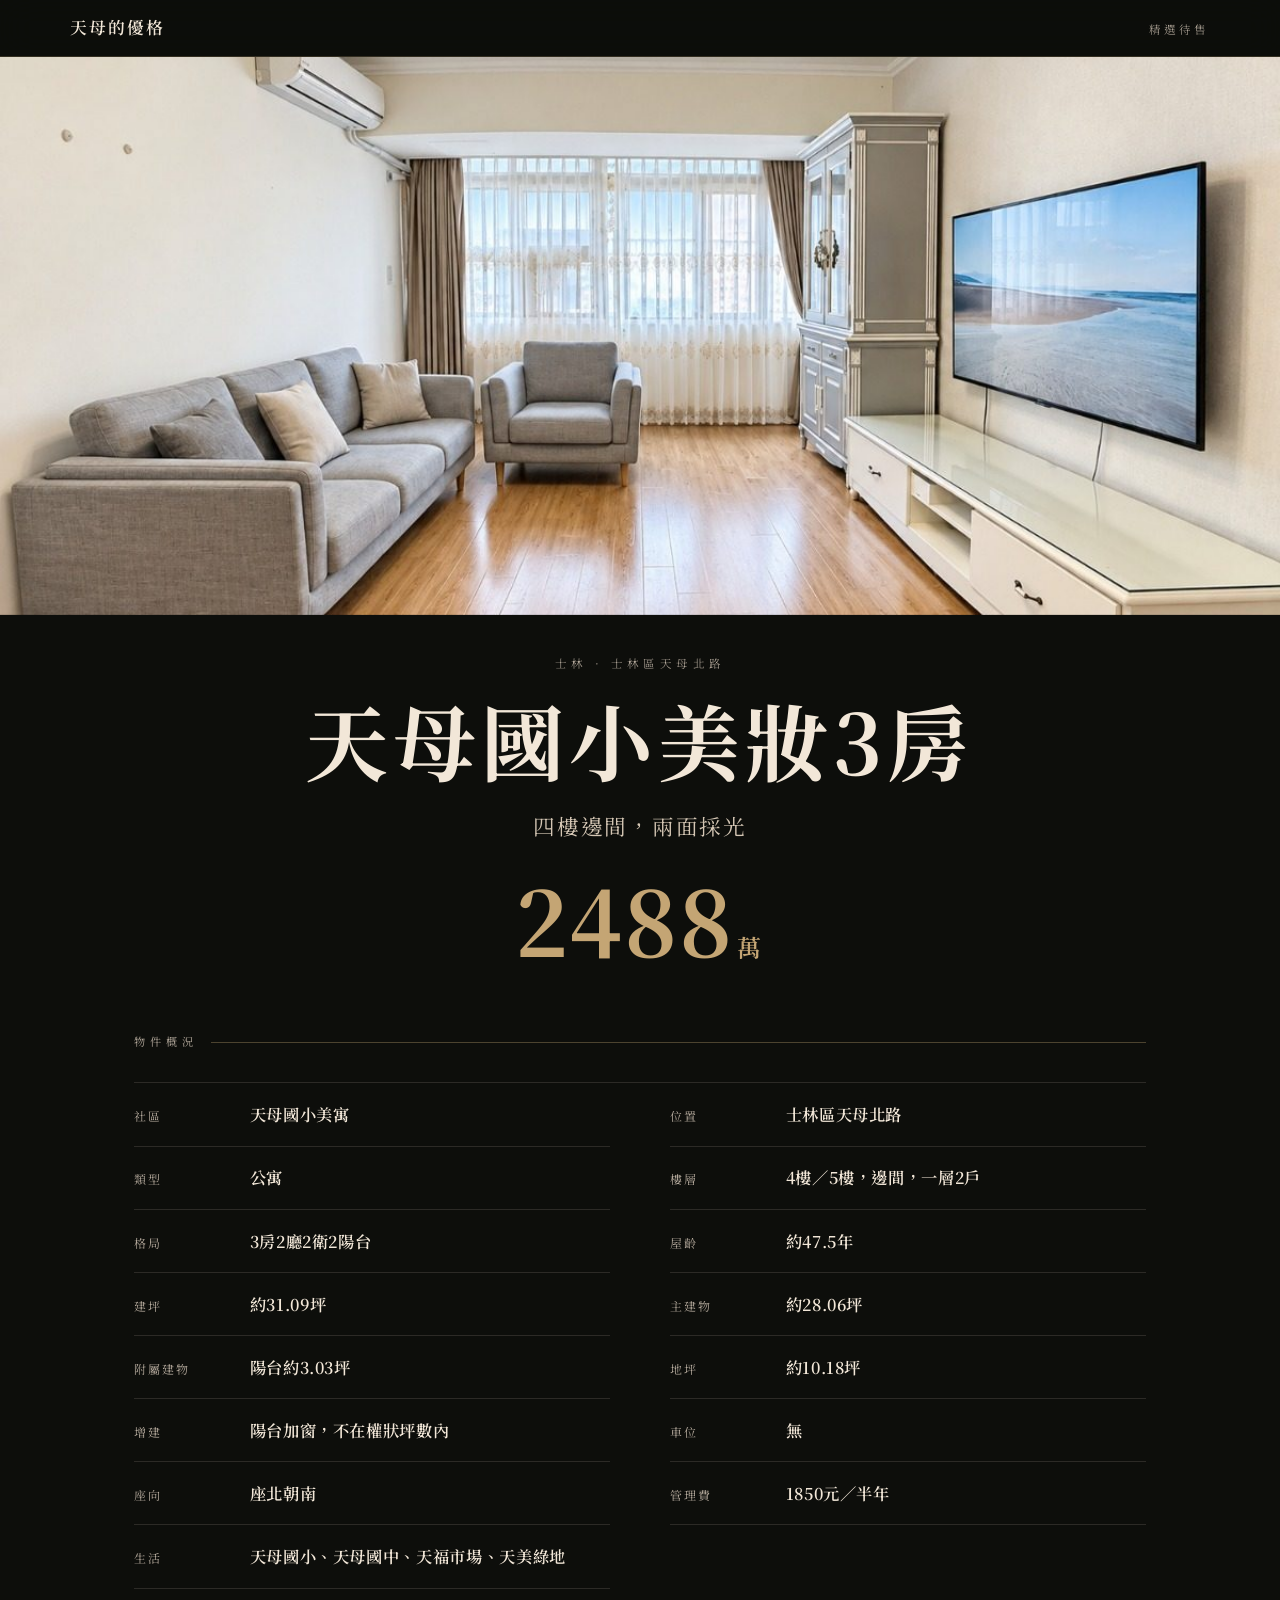
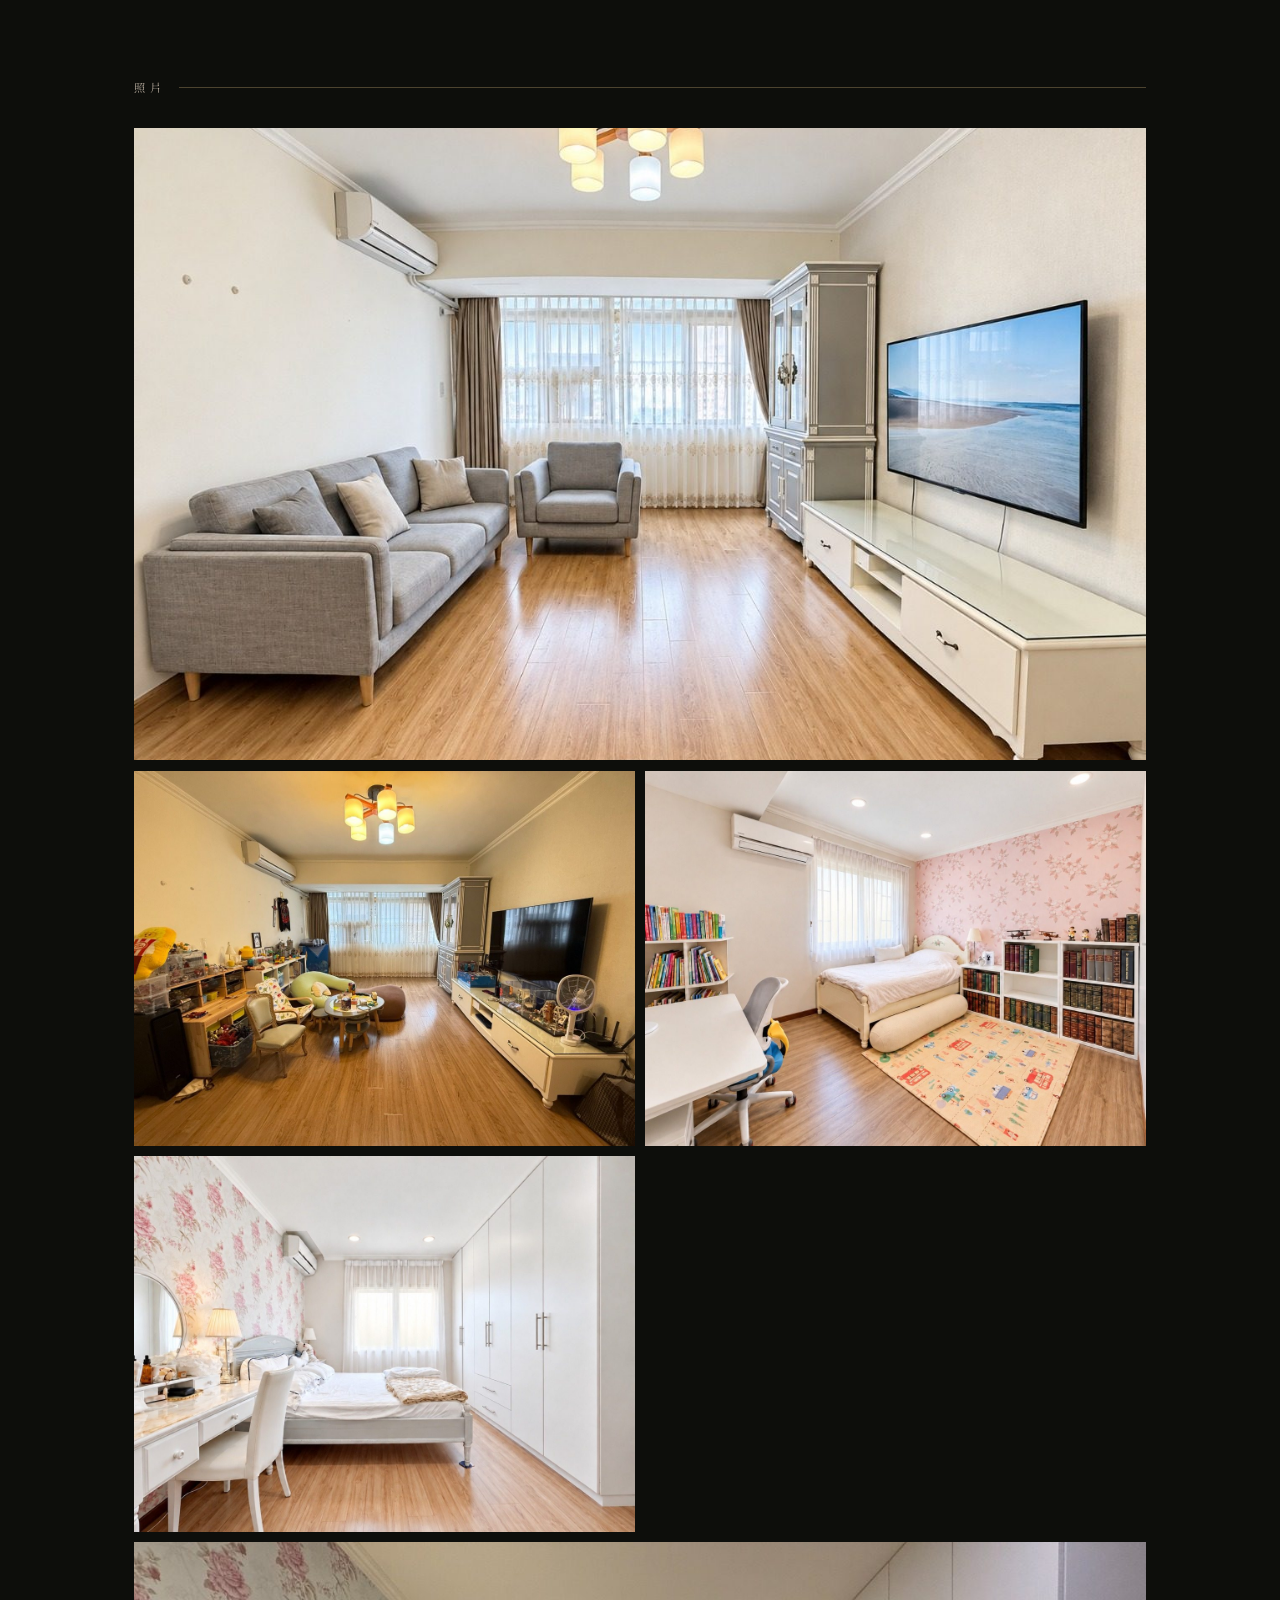
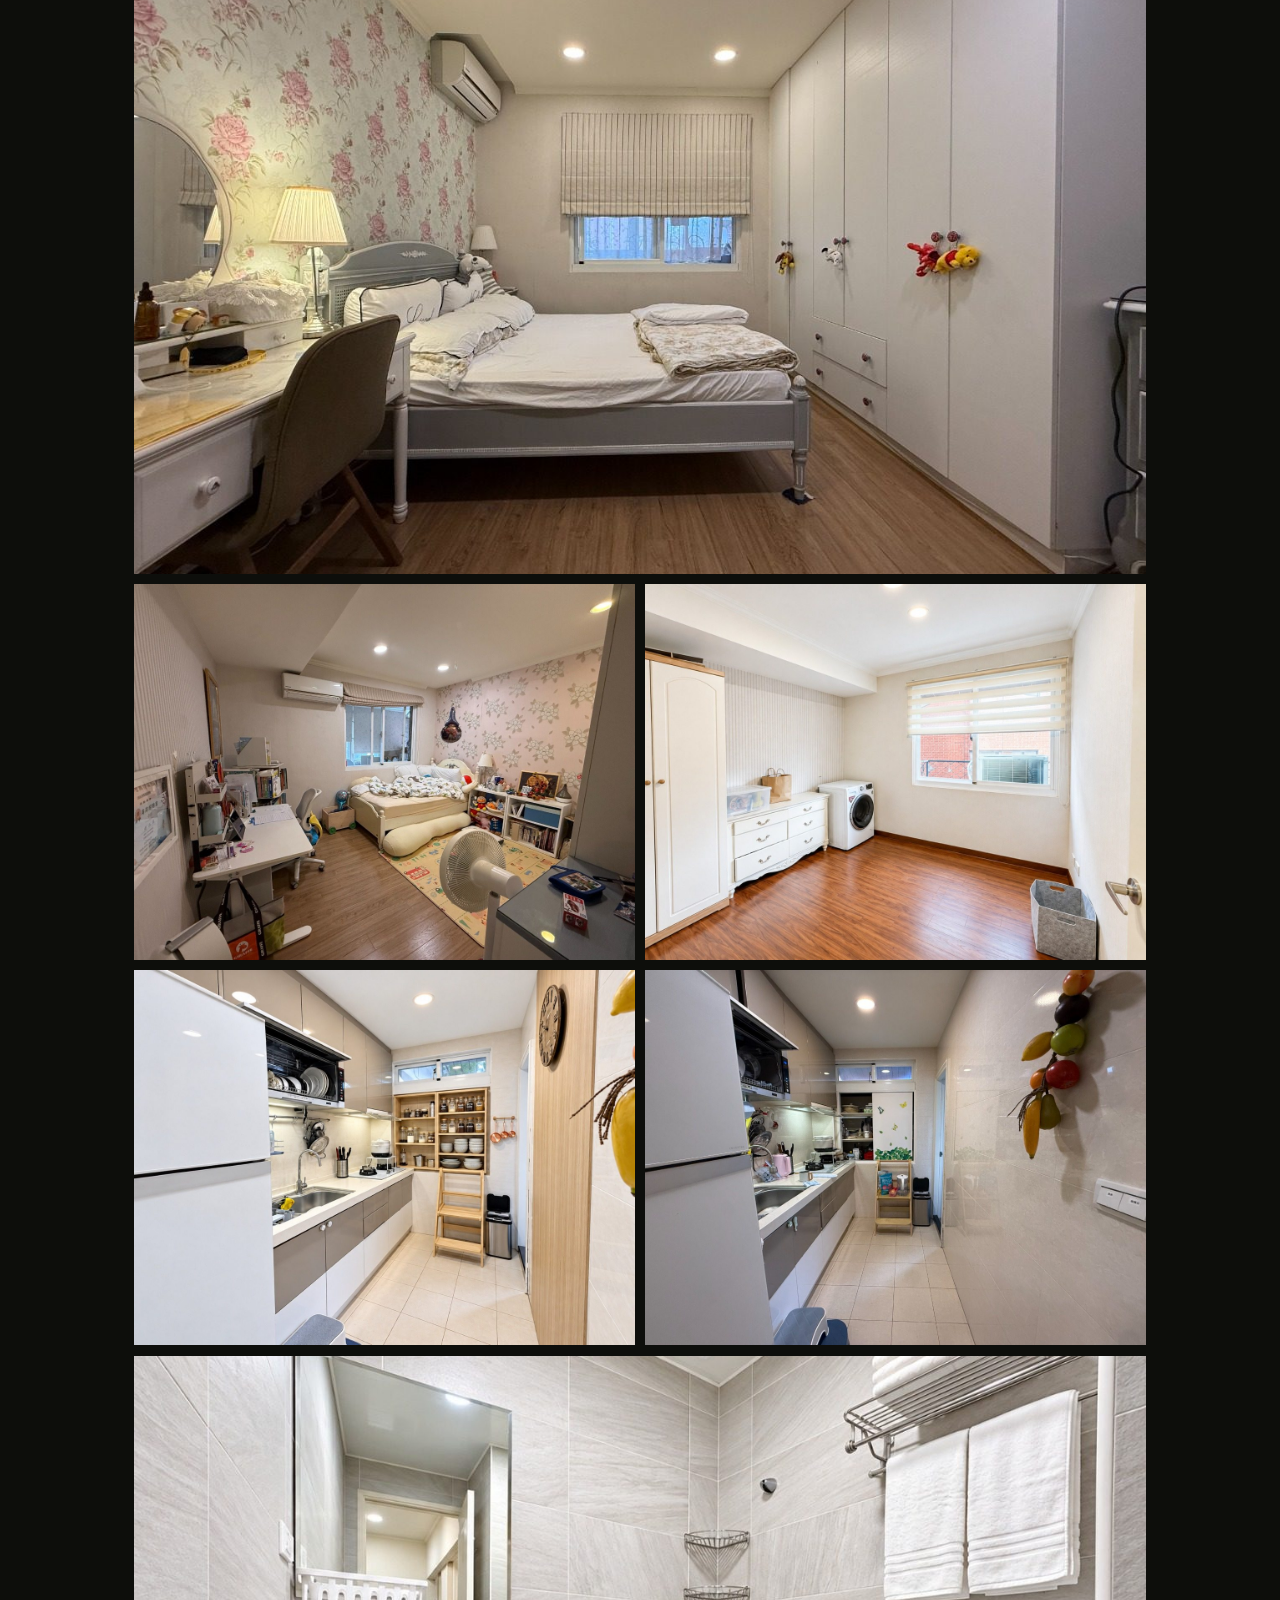
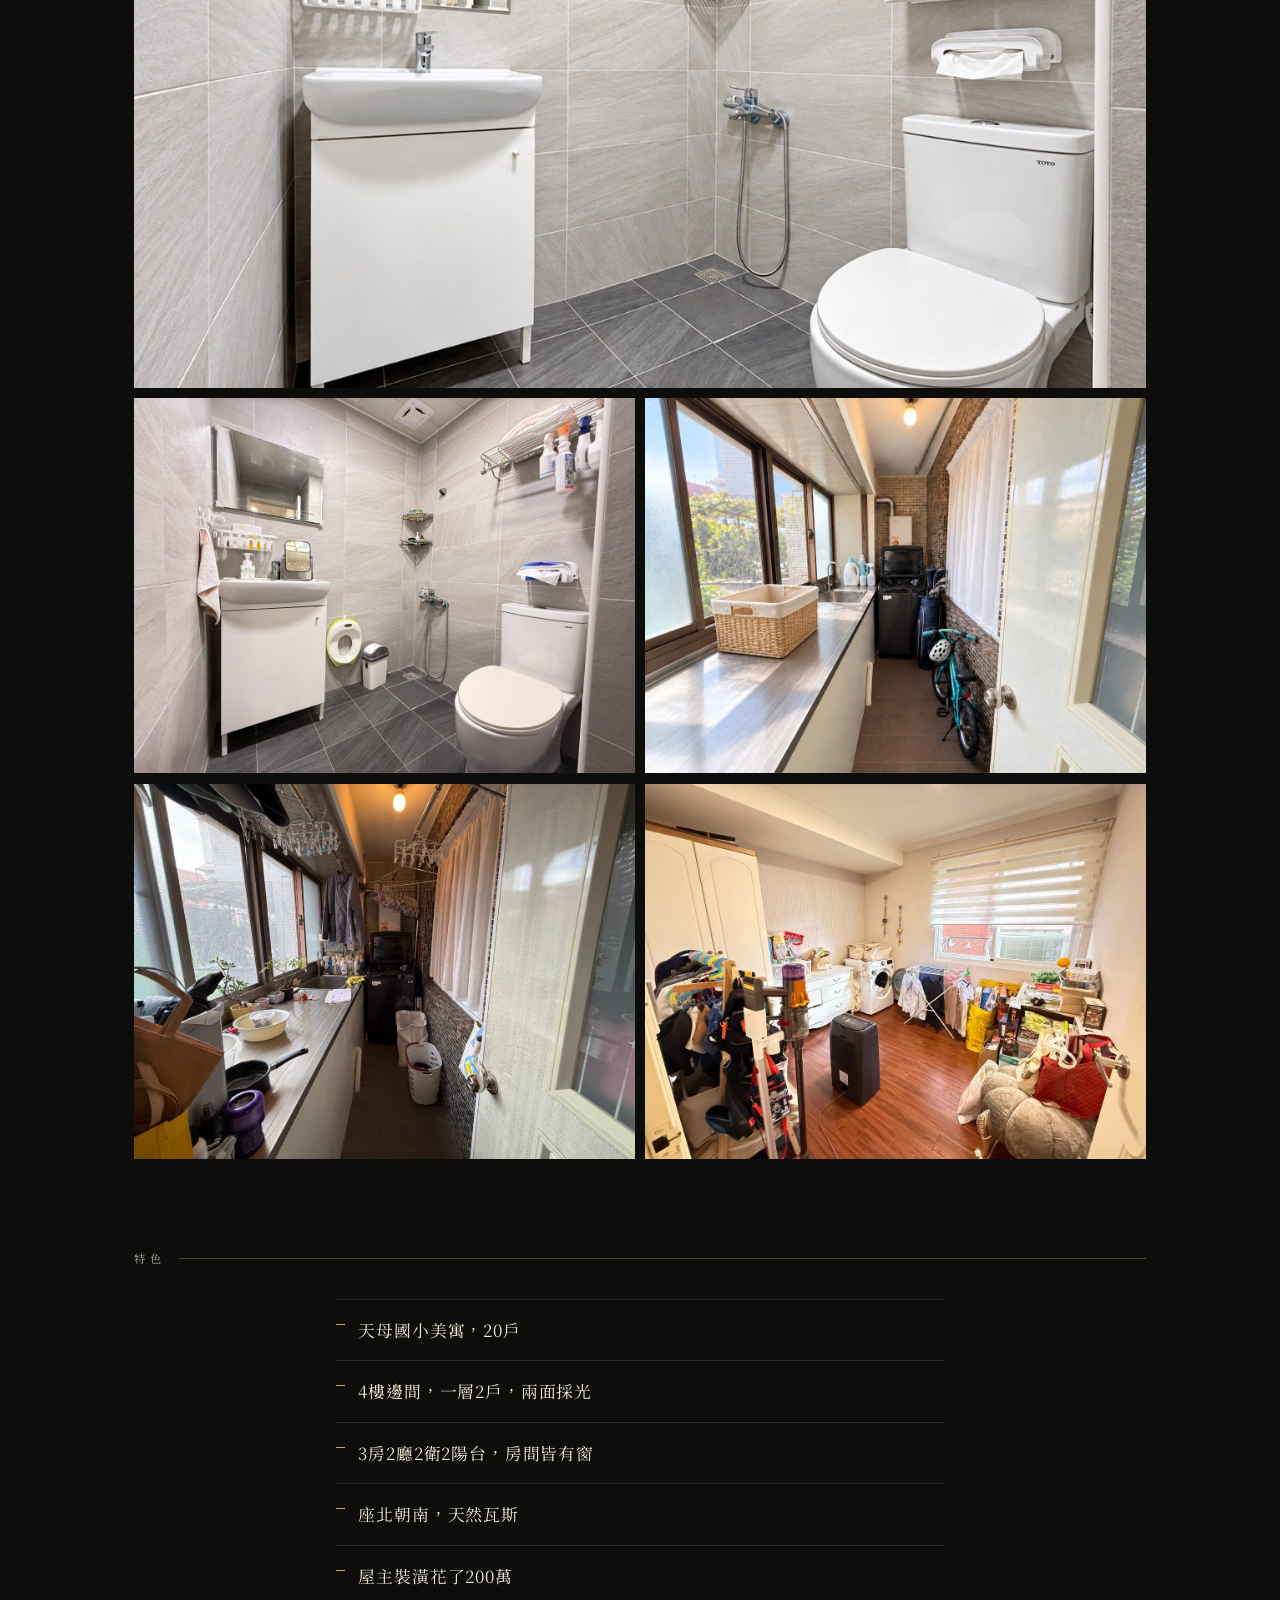
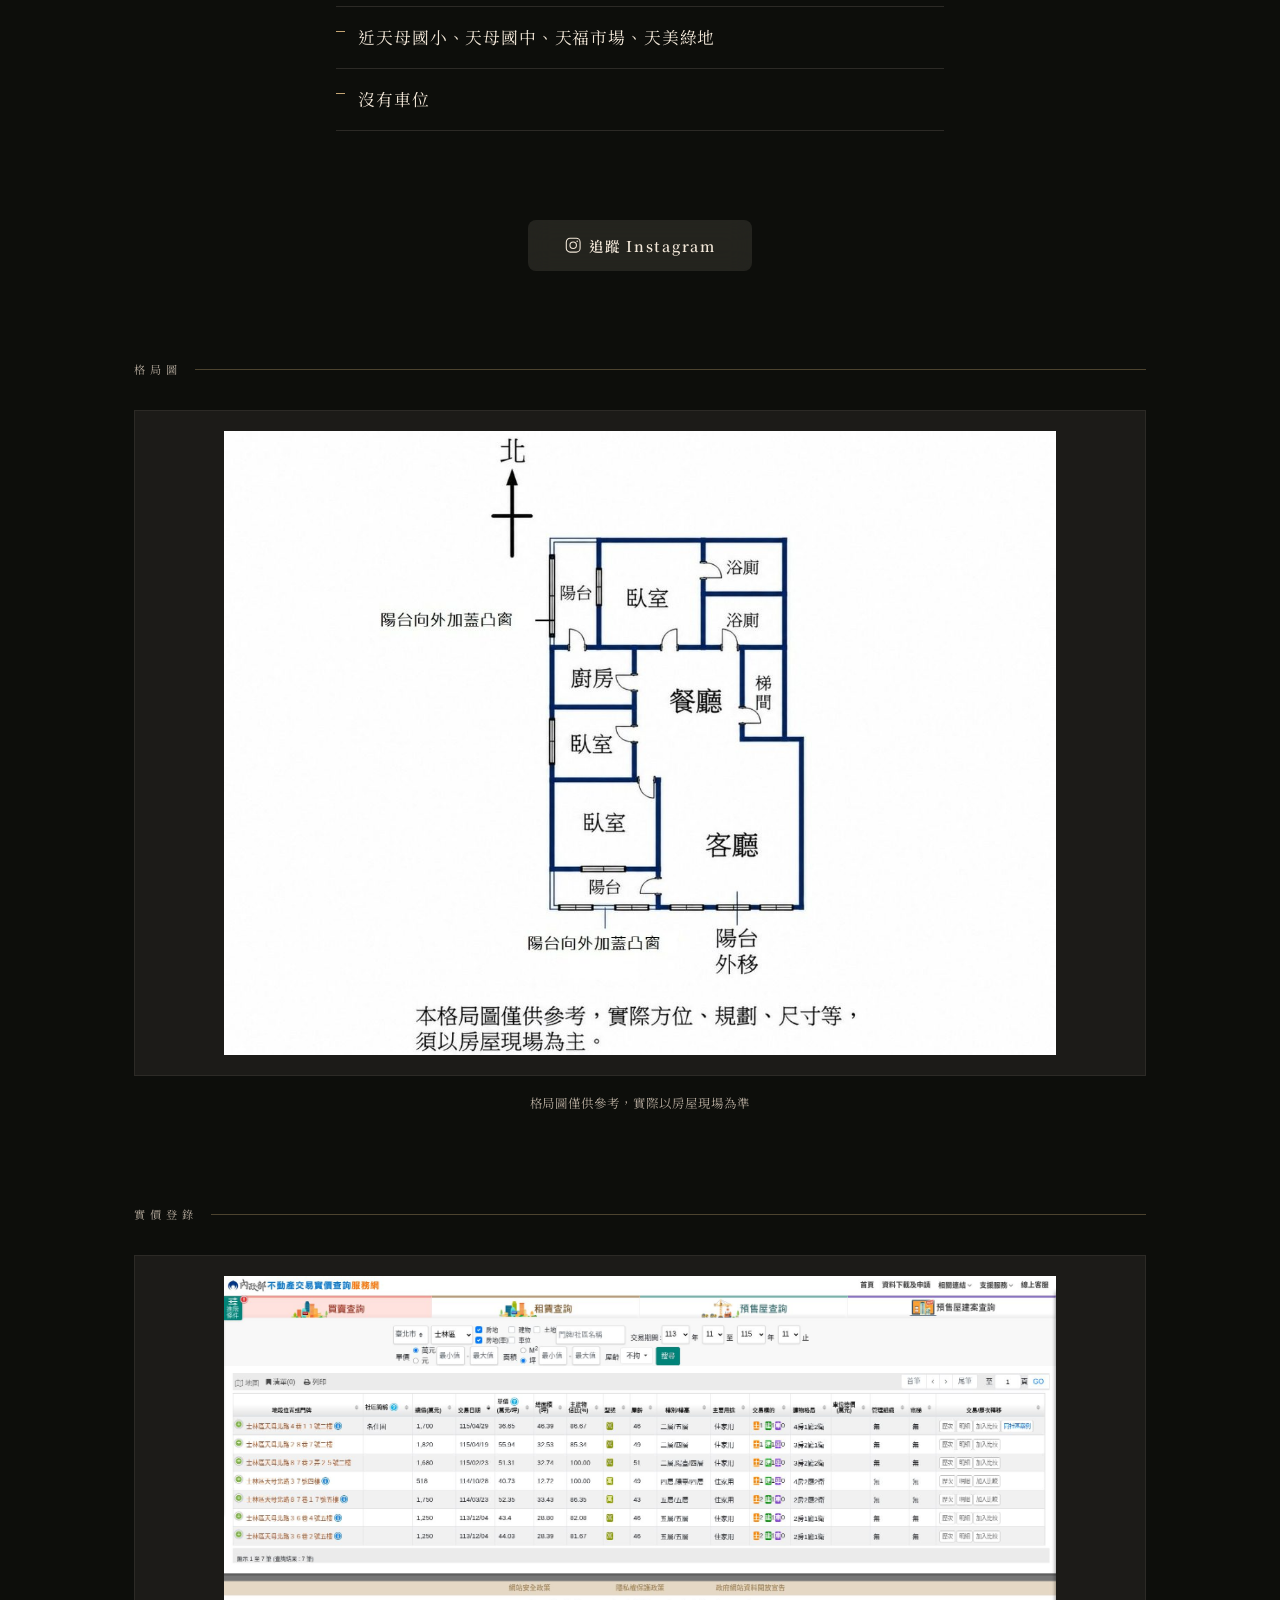
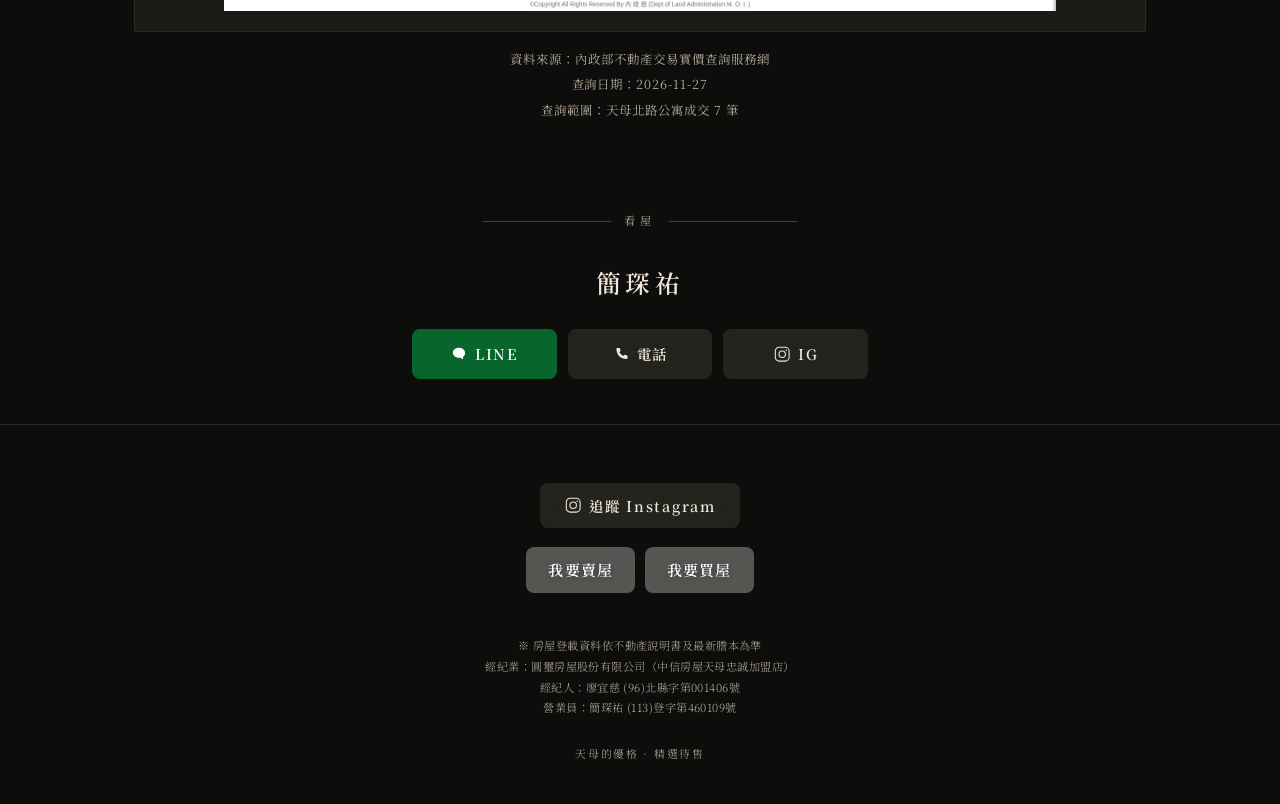
<file: listings/tianmu-guoxiao/index.html>
<!DOCTYPE html>
<html lang="zh-Hant">
<head>
  <meta charset="utf-8">
  <meta name="viewport" content="width=device-width, initial-scale=1, viewport-fit=cover">
  <title>天母國小美妝3房｜天母的優格</title>
  <meta name="theme-color" content="#0d0e0b">
    <meta property="og:type" content="website">
  <meta property="og:title" content="天母國小美妝3房｜天母的優格">
  <meta name="twitter:card" content="summary_large_image">
  <meta name="description" content="士林區天母北路 天母國小美寓 3房2廳2衛 開價2488萬">
  <meta property="og:description" content="士林區天母北路 天母國小美寓 3房2廳2衛 開價2488萬">
  <meta property="og:image" content="https://lohateve.github.io/assets/images/listings/tianmu-guoxiao/og.jpg">
  <meta name="twitter:image" content="https://lohateve.github.io/assets/images/listings/tianmu-guoxiao/og.jpg">
  <link rel="canonical" href="https://lohateve.github.io/listings/tianmu-guoxiao/">
  <meta property="og:url" content="https://lohateve.github.io/listings/tianmu-guoxiao/">
  <link rel="icon" href="../../assets/icons/favicon.svg" type="image/svg+xml">
  <link rel="preconnect" href="https://fonts.googleapis.com">
  <link rel="preconnect" href="https://fonts.gstatic.com" crossorigin>
  <link href="https://fonts.googleapis.com/css2?family=Noto+Serif+TC:wght@300;400;600;700&display=swap" rel="stylesheet">
  <link rel="stylesheet" href="../../assets/css/style.css?v=8adf3fb4">
  <script src="../../assets/js/gallery.js" defer></script>
</head>
<body class="listing-page has-cta">
  <a class="skip" href="#main">跳到主要內容</a>
  <header class="site-header">
    <a class="wordmark" href="../../index.html">天母的優格</a>
    <span class="header-tag">精選待售</span>
  </header>
  <main id="main">
    <figure class="hero reveal"><a href="../../assets/images/listings/tianmu-guoxiao/photo-01.jpg" data-gallery data-caption="客廳沙發區與電視牆"><img src="../../assets/images/listings/tianmu-guoxiao/photo-01.jpg" alt="客廳沙發區與電視牆" width="1600" height="1066" fetchpriority="high"></a></figure>
    <section class="title-block reveal">
      <p class="eyebrow">士林 · 士林區天母北路</p>
      <h1>天母國小美妝3房</h1>
      <p class="lead">四樓邊間，兩面採光</p>
      <p class="price"><span class="num">2488</span><span class="unit">萬</span></p>
    </section>
    <section class="section" id="specs">
      <h2 class="section-title">物件概況</h2>
      <dl class="specs-grid"><div><dt>社區</dt><dd>天母國小美寓</dd></div><div><dt>位置</dt><dd>士林區天母北路</dd></div><div><dt>類型</dt><dd>公寓</dd></div><div><dt>樓層</dt><dd>4樓／5樓，邊間，一層2戶</dd></div><div><dt>格局</dt><dd>3房2廳2衛2陽台</dd></div><div><dt>屋齡</dt><dd>約47.5年</dd></div><div><dt>建坪</dt><dd>約31.09坪</dd></div><div><dt>主建物</dt><dd>約28.06坪</dd></div><div><dt>附屬建物</dt><dd>陽台約3.03坪</dd></div><div><dt>地坪</dt><dd>約10.18坪</dd></div><div><dt>增建</dt><dd>陽台加窗，不在權狀坪數內</dd></div><div><dt>車位</dt><dd>無</dd></div><div><dt>座向</dt><dd>座北朝南</dd></div><div><dt>管理費</dt><dd>1850元／半年</dd></div><div><dt>生活</dt><dd>天母國小、天母國中、天福市場、天美綠地</dd></div></dl>
    </section>
    <section class="section" id="photos">
      <h2 class="section-title">照片</h2>
      <div class="gallery-grid">
        <a class="span-2 wide" href="../../assets/images/listings/tianmu-guoxiao/photo-01.jpg" data-gallery data-caption="客廳沙發區與電視牆"><img src="../../assets/images/listings/tianmu-guoxiao/photo-01.jpg" alt="客廳沙發區與電視牆" width="1600" height="1066" loading="eager"></a><a href="../../assets/images/listings/tianmu-guoxiao/photo-02.jpg" data-gallery data-caption="客廳另一側"><img src="../../assets/images/listings/tianmu-guoxiao/photo-02.jpg" alt="客廳另一側" width="1600" height="1066" loading="eager"></a><a href="../../assets/images/listings/tianmu-guoxiao/photo-03.jpg" data-gallery data-caption="臥室書桌與書櫃"><img src="../../assets/images/listings/tianmu-guoxiao/photo-03.jpg" alt="臥室書桌與書櫃" width="1600" height="1066" loading="lazy"></a><a href="../../assets/images/listings/tianmu-guoxiao/photo-04.jpg" data-gallery data-caption="臥室與化妝台"><img src="../../assets/images/listings/tianmu-guoxiao/photo-04.jpg" alt="臥室與化妝台" width="1600" height="1066" loading="lazy"></a><a class="span-2 wide" href="../../assets/images/listings/tianmu-guoxiao/photo-05.jpg" data-gallery data-caption="臥室與衣櫃"><img src="../../assets/images/listings/tianmu-guoxiao/photo-05.jpg" alt="臥室與衣櫃" width="1600" height="1066" loading="lazy"></a><a href="../../assets/images/listings/tianmu-guoxiao/photo-06.jpg" data-gallery data-caption="臥室"><img src="../../assets/images/listings/tianmu-guoxiao/photo-06.jpg" alt="臥室" width="1600" height="1066" loading="lazy"></a><a href="../../assets/images/listings/tianmu-guoxiao/photo-07.jpg" data-gallery data-caption="洗衣區與收納"><img src="../../assets/images/listings/tianmu-guoxiao/photo-07.jpg" alt="洗衣區與收納" width="1600" height="1066" loading="lazy"></a><a href="../../assets/images/listings/tianmu-guoxiao/photo-08.jpg" data-gallery data-caption="廚房"><img src="../../assets/images/listings/tianmu-guoxiao/photo-08.jpg" alt="廚房" width="1600" height="1066" loading="lazy"></a><a href="../../assets/images/listings/tianmu-guoxiao/photo-09.jpg" data-gallery data-caption="廚房另一側"><img src="../../assets/images/listings/tianmu-guoxiao/photo-09.jpg" alt="廚房另一側" width="1600" height="1066" loading="lazy"></a><a class="span-2 wide" href="../../assets/images/listings/tianmu-guoxiao/photo-10.jpg" data-gallery data-caption="衛浴"><img src="../../assets/images/listings/tianmu-guoxiao/photo-10.jpg" alt="衛浴" width="1600" height="1066" loading="lazy"></a><a href="../../assets/images/listings/tianmu-guoxiao/photo-11.jpg" data-gallery data-caption="衛浴另一間"><img src="../../assets/images/listings/tianmu-guoxiao/photo-11.jpg" alt="衛浴另一間" width="1600" height="1066" loading="lazy"></a><a href="../../assets/images/listings/tianmu-guoxiao/photo-12.jpg" data-gallery data-caption="陽台"><img src="../../assets/images/listings/tianmu-guoxiao/photo-12.jpg" alt="陽台" width="1600" height="1066" loading="lazy"></a><a href="../../assets/images/listings/tianmu-guoxiao/photo-13.jpg" data-gallery data-caption="工作陽台"><img src="../../assets/images/listings/tianmu-guoxiao/photo-13.jpg" alt="工作陽台" width="1600" height="1066" loading="lazy"></a><a href="../../assets/images/listings/tianmu-guoxiao/photo-14.jpg" data-gallery data-caption="多功能房間與洗衣晾衣"><img src="../../assets/images/listings/tianmu-guoxiao/photo-14.jpg" alt="多功能房間與洗衣晾衣" width="1600" height="1066" loading="lazy"></a>
      </div>
    </section>
    <section class="section" id="features">
      <h2 class="section-title">特色</h2>
      <ul class="feature-list"><li>天母國小美寓，20戶</li><li>4樓邊間，一層2戶，兩面採光</li><li>3房2廳2衛2陽台，房間皆有窗</li><li>座北朝南，天然瓦斯</li><li>屋主裝潢花了200萬</li><li>近天母國小、天母國中、天福市場、天美綠地</li><li>沒有車位</li></ul>
    </section>
    <section class="section ig-cta ig-cta-mid" id="instagram-follow" aria-label="追蹤 Instagram">
      <a class="btn btn-ig-follow" href="https://www.instagram.com/TMD_yogurt/" rel="noopener noreferrer" target="_blank"><svg class="ig-icon" viewBox="0 0 24 24" aria-hidden="true">
  <rect x="3" y="3" width="18" height="18" rx="5" fill="none" stroke="currentColor" stroke-width="1.4"/>
  <circle cx="12" cy="12" r="4.2" fill="none" stroke="currentColor" stroke-width="1.4"/>
  <circle cx="17.2" cy="6.8" r="1" fill="currentColor"/>
</svg><span>追蹤 Instagram</span></a>
    </section>
    <section class="section" id="floorplan">
      <h2 class="section-title">格局圖</h2>
      <div class="floorplan-frame"><a href="../../assets/images/listings/tianmu-guoxiao/plan-01.jpg" data-gallery data-caption="格局圖，僅供參考，實際以房屋現場為準"><img src="../../assets/images/listings/tianmu-guoxiao/plan-01.jpg" alt="格局圖，僅供參考，實際以房屋現場為準" width="1400" height="1000" loading="lazy"></a></div>
      <p class="caption">格局圖僅供參考，實際以房屋現場為準</p>
    </section>
    <section class="section" id="registry">
      <h2 class="section-title">實價登錄</h2>
      <div class="registry-grid"><a href="../../assets/images/listings/tianmu-guoxiao/actual-price-01.jpg" data-gallery data-caption="天母北路公寓 實價登錄列表 7筆"><img src="../../assets/images/listings/tianmu-guoxiao/actual-price-01.jpg" alt="天母北路公寓 實價登錄列表 7筆" loading="lazy"></a></div>
      <p class="registry-note">資料來源：內政部不動產交易實價查詢服務網</p>
      <p class="registry-note">查詢日期：2026-11-27</p>
      <p class="registry-note">查詢範圍：天母北路公寓成交 7 筆</p>
    </section>
    <section class="section contact" id="contact">
      <h2 class="section-title">看屋</h2>
      <p class="agent-name">簡琛祐</p>
      <div class="contact-actions cols-3">
        <a class="btn btn-line" href="https://line.me/ti/p/G1rRvflCQE" rel="noopener noreferrer" target="_blank"><svg viewBox="0 0 24 24" aria-hidden="true"><path fill="currentColor" d="M19.7 10.1c0-3.6-3.6-6.5-8-6.5s-8 2.9-8 6.5 3.6 6.5 8 6.5c.5 0 1 0 1.5-.1l3.4 1.9c.2.1.5 0 .5-.3v-2.5c1.6-1.2 2.6-2.9 2.6-5z"/></svg><span>LINE</span></a><a class="btn btn-solid" href="tel:+886916601973"><svg viewBox="0 0 24 24" aria-hidden="true"><path fill="currentColor" d="M7.1 3.8h2.2c.6 0 1.1.4 1.2.9l.6 2.2c.1.5 0 1-.4 1.4l-1.1 1.1a12.2 12.2 0 0 0 5 5l1.1-1.1c.4-.4.9-.5 1.4-.4l2.2.6c.5.1.9.6.9 1.2v2.2c0 .7-.6 1.3-1.3 1.3C11.4 18.2 5.8 12.6 5.8 5.1c0-.7.6-1.3 1.3-1.3z"/></svg><span>電話</span></a><a class="btn btn-ghost" href="https://ig.me/m/TMD_yogurt" rel="noopener noreferrer" target="_blank"><svg class="ig-icon" viewBox="0 0 24 24" aria-hidden="true">
  <rect x="3" y="3" width="18" height="18" rx="5" fill="none" stroke="currentColor" stroke-width="1.4"/>
  <circle cx="12" cy="12" r="4.2" fill="none" stroke="currentColor" stroke-width="1.4"/>
  <circle cx="17.2" cy="6.8" r="1" fill="currentColor"/>
</svg><span>IG</span></a>
      </div>
    </section>
    <div class="cta-bar cols-3"><div class="inner"><a class="btn btn-line" href="https://line.me/ti/p/G1rRvflCQE" rel="noopener noreferrer" target="_blank"><svg viewBox="0 0 24 24" aria-hidden="true"><path fill="currentColor" d="M19.7 10.1c0-3.6-3.6-6.5-8-6.5s-8 2.9-8 6.5 3.6 6.5 8 6.5c.5 0 1 0 1.5-.1l3.4 1.9c.2.1.5 0 .5-.3v-2.5c1.6-1.2 2.6-2.9 2.6-5z"/></svg><span>LINE</span></a><a class="btn btn-solid" href="tel:+886916601973"><svg viewBox="0 0 24 24" aria-hidden="true"><path fill="currentColor" d="M7.1 3.8h2.2c.6 0 1.1.4 1.2.9l.6 2.2c.1.5 0 1-.4 1.4l-1.1 1.1a12.2 12.2 0 0 0 5 5l1.1-1.1c.4-.4.9-.5 1.4-.4l2.2.6c.5.1.9.6.9 1.2v2.2c0 .7-.6 1.3-1.3 1.3C11.4 18.2 5.8 12.6 5.8 5.1c0-.7.6-1.3 1.3-1.3z"/></svg><span>電話</span></a><a class="btn btn-ghost" href="https://ig.me/m/TMD_yogurt" rel="noopener noreferrer" target="_blank"><svg class="ig-icon" viewBox="0 0 24 24" aria-hidden="true">
  <rect x="3" y="3" width="18" height="18" rx="5" fill="none" stroke="currentColor" stroke-width="1.4"/>
  <circle cx="12" cy="12" r="4.2" fill="none" stroke="currentColor" stroke-width="1.4"/>
  <circle cx="17.2" cy="6.8" r="1" fill="currentColor"/>
</svg><span>IG</span></a></div></div>
  </main>

  <footer class="site-footer">
    <div class="ig-cta ig-cta-footer">
      <a class="btn btn-ig-follow" href="https://www.instagram.com/TMD_yogurt/" rel="noopener noreferrer" target="_blank"><svg class="ig-icon" viewBox="0 0 24 24" aria-hidden="true">
  <rect x="3" y="3" width="18" height="18" rx="5" fill="none" stroke="currentColor" stroke-width="1.4"/>
  <circle cx="12" cy="12" r="4.2" fill="none" stroke="currentColor" stroke-width="1.4"/>
  <circle cx="17.2" cy="6.8" r="1" fill="currentColor"/>
</svg><span>追蹤 Instagram</span></a>
    </div>

    <nav class="form-actions cols-2 form-actions-footer" aria-label="我要賣屋與我要買屋">
      <a class="btn btn-ghost" href="https://docs.google.com/forms/d/e/1FAIpQLSfgd1Gr5Ier1Zw3FLSIcCSLkbBQtFWSE0MMMrSNYqtbVR_wrg/viewform" rel="noopener noreferrer" target="_blank">我要賣屋</a><a class="btn btn-ghost" href="https://docs.google.com/forms/d/e/1FAIpQLSfwgAmoFwXzCyb_sa5NgNKXgEsrNvfC2p3hT3B3Zudo0klbyQ/viewform" rel="noopener noreferrer" target="_blank">我要買屋</a>
    </nav>

    <div class="legal">
      <p>※ 房屋登載資料依不動產說明書及最新謄本為準</p>
<p>經紀業：圓璽房屋股份有限公司（中信房屋天母忠誠加盟店）</p>
<p>經紀人：廖宜慈 (96)北縣字第001406號</p>
<p>營業員：簡琛祐 (113)登字第460109號</p>
    </div>
    <p class="copyright">天母的優格 · 精選待售</p>
  </footer>
</body>
</html>
</file>
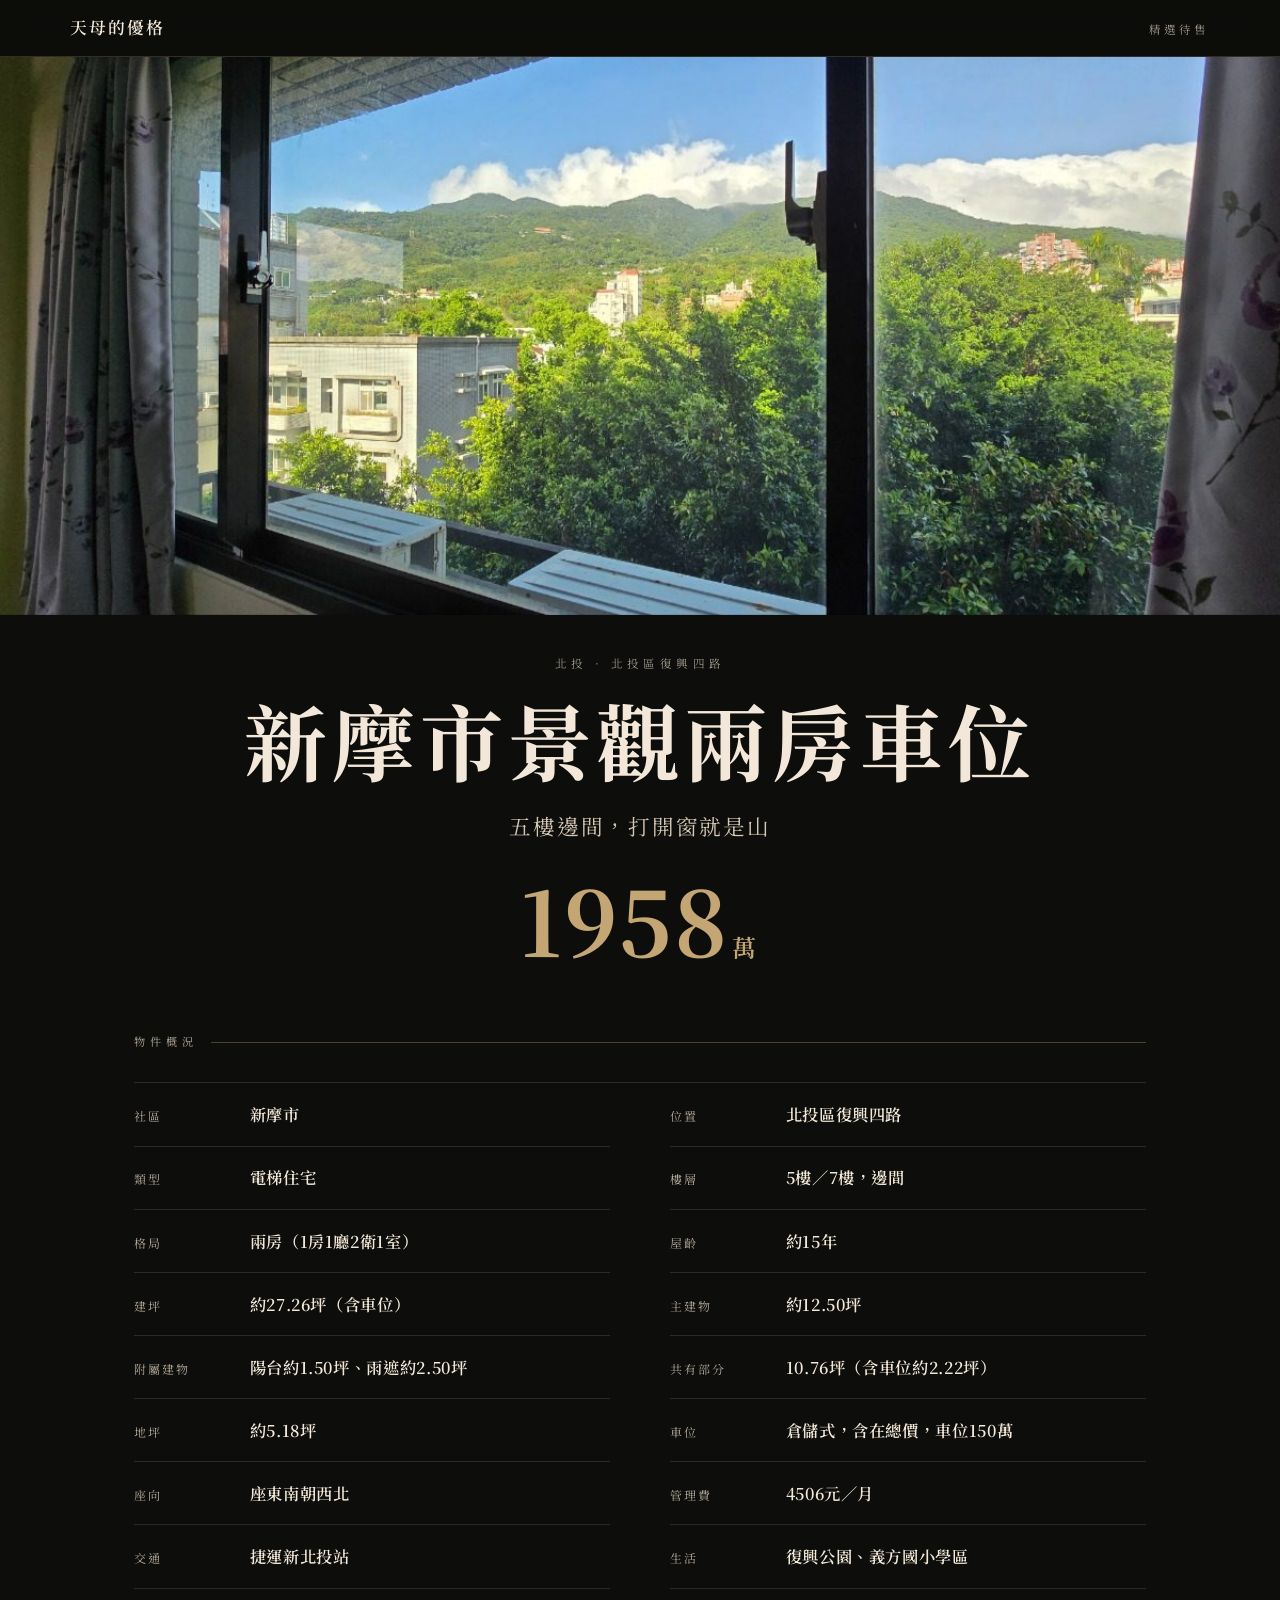
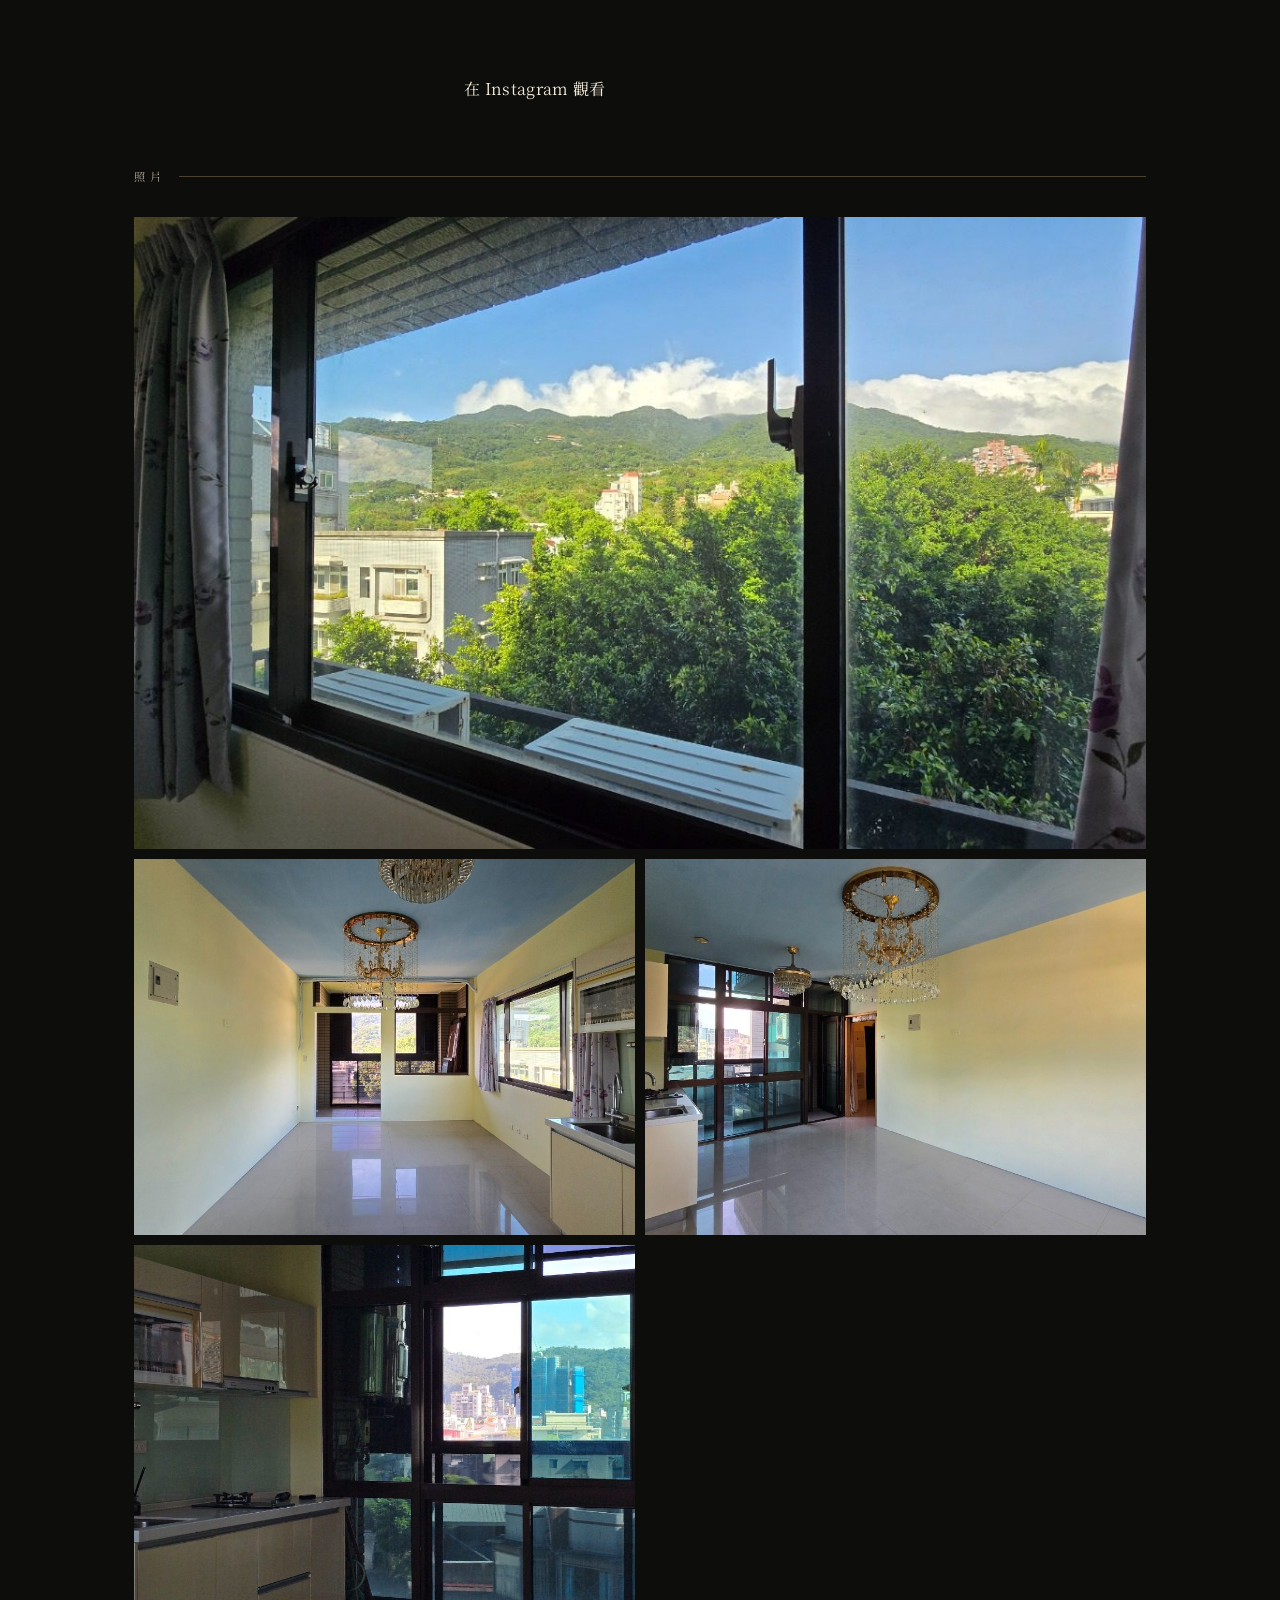
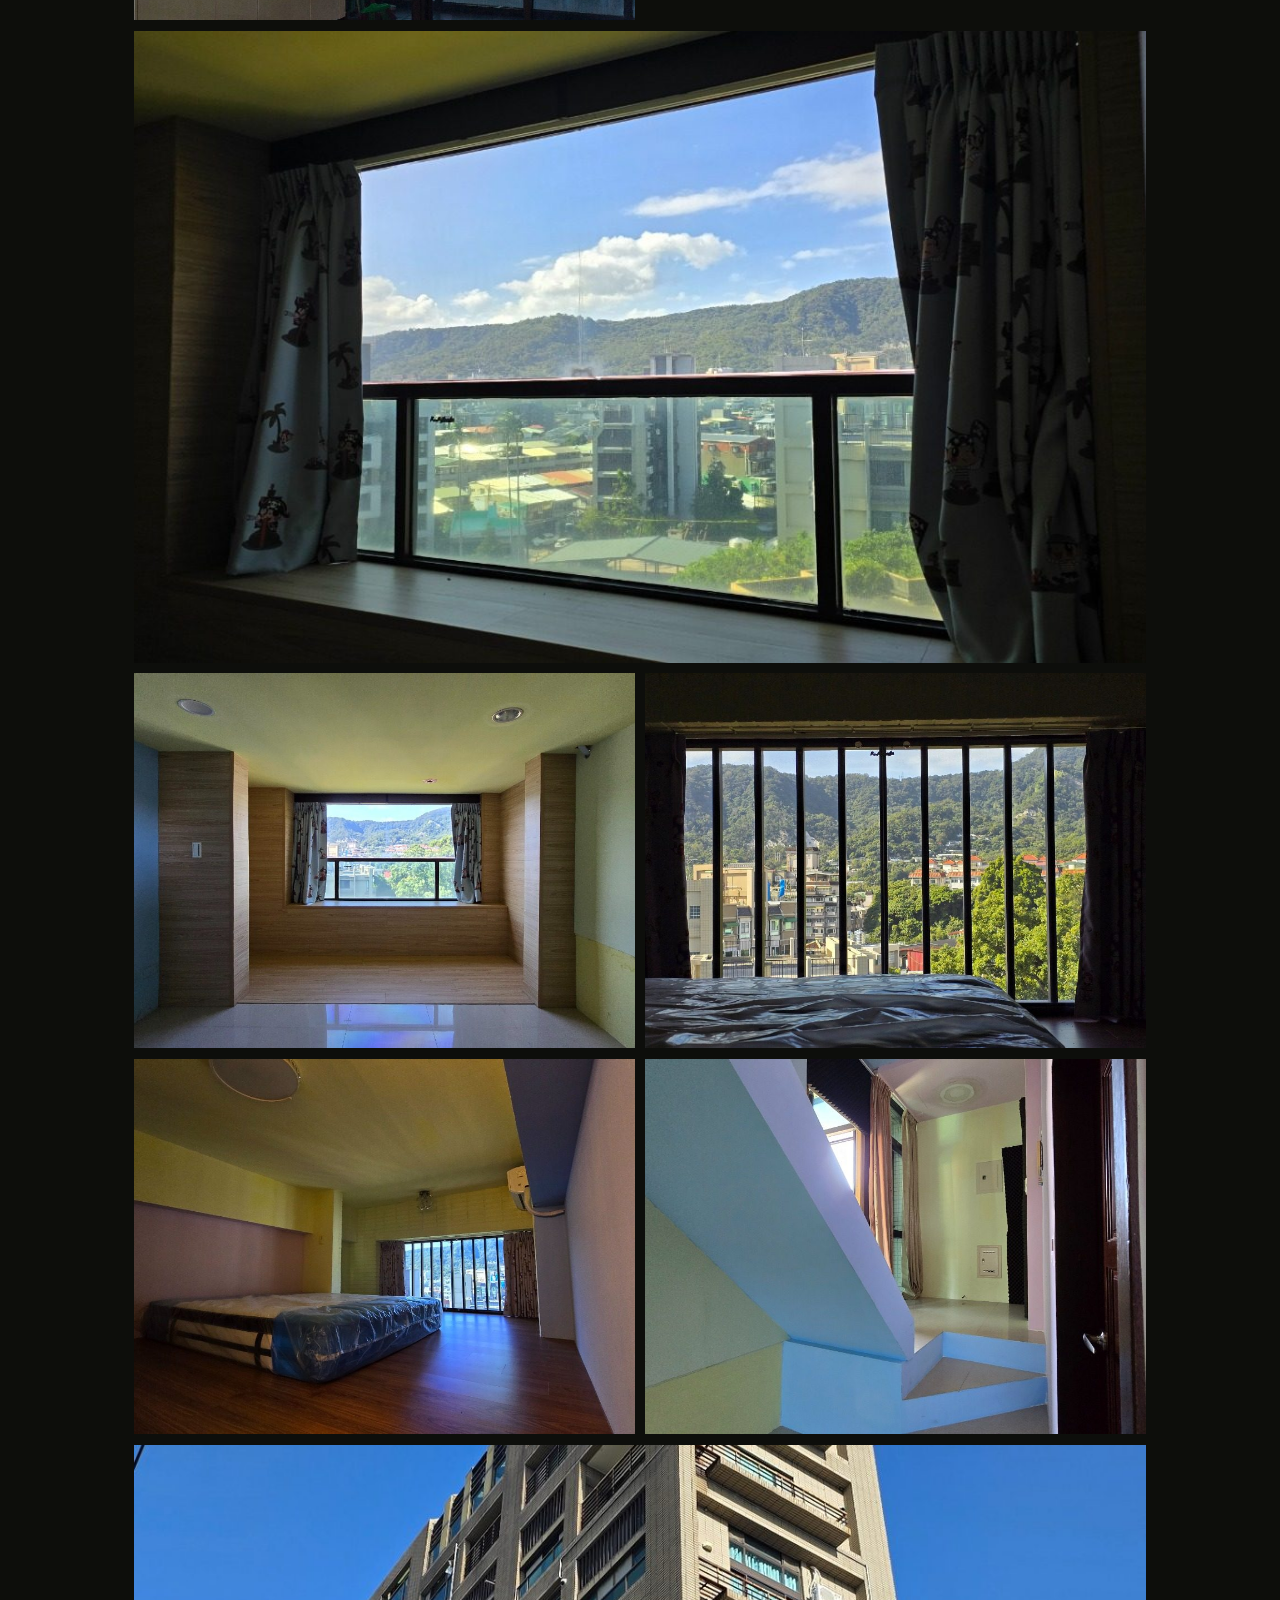
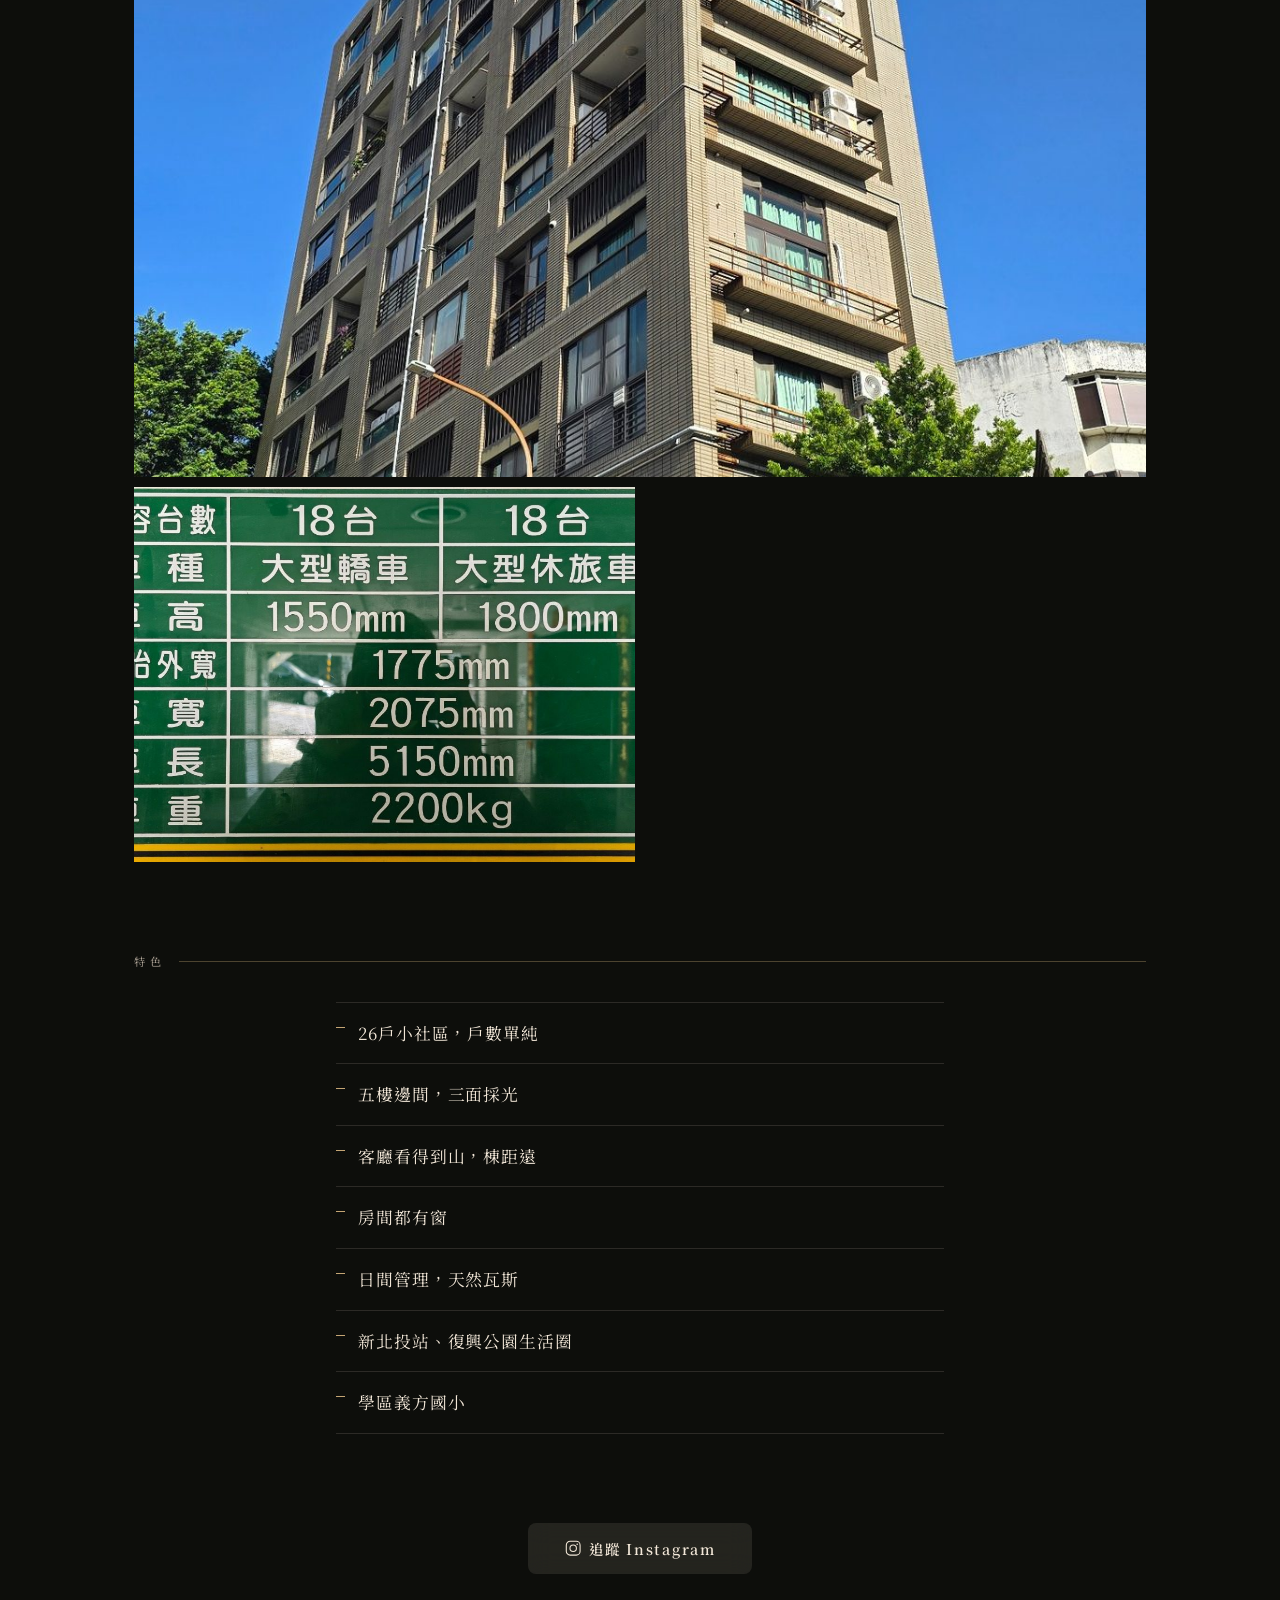
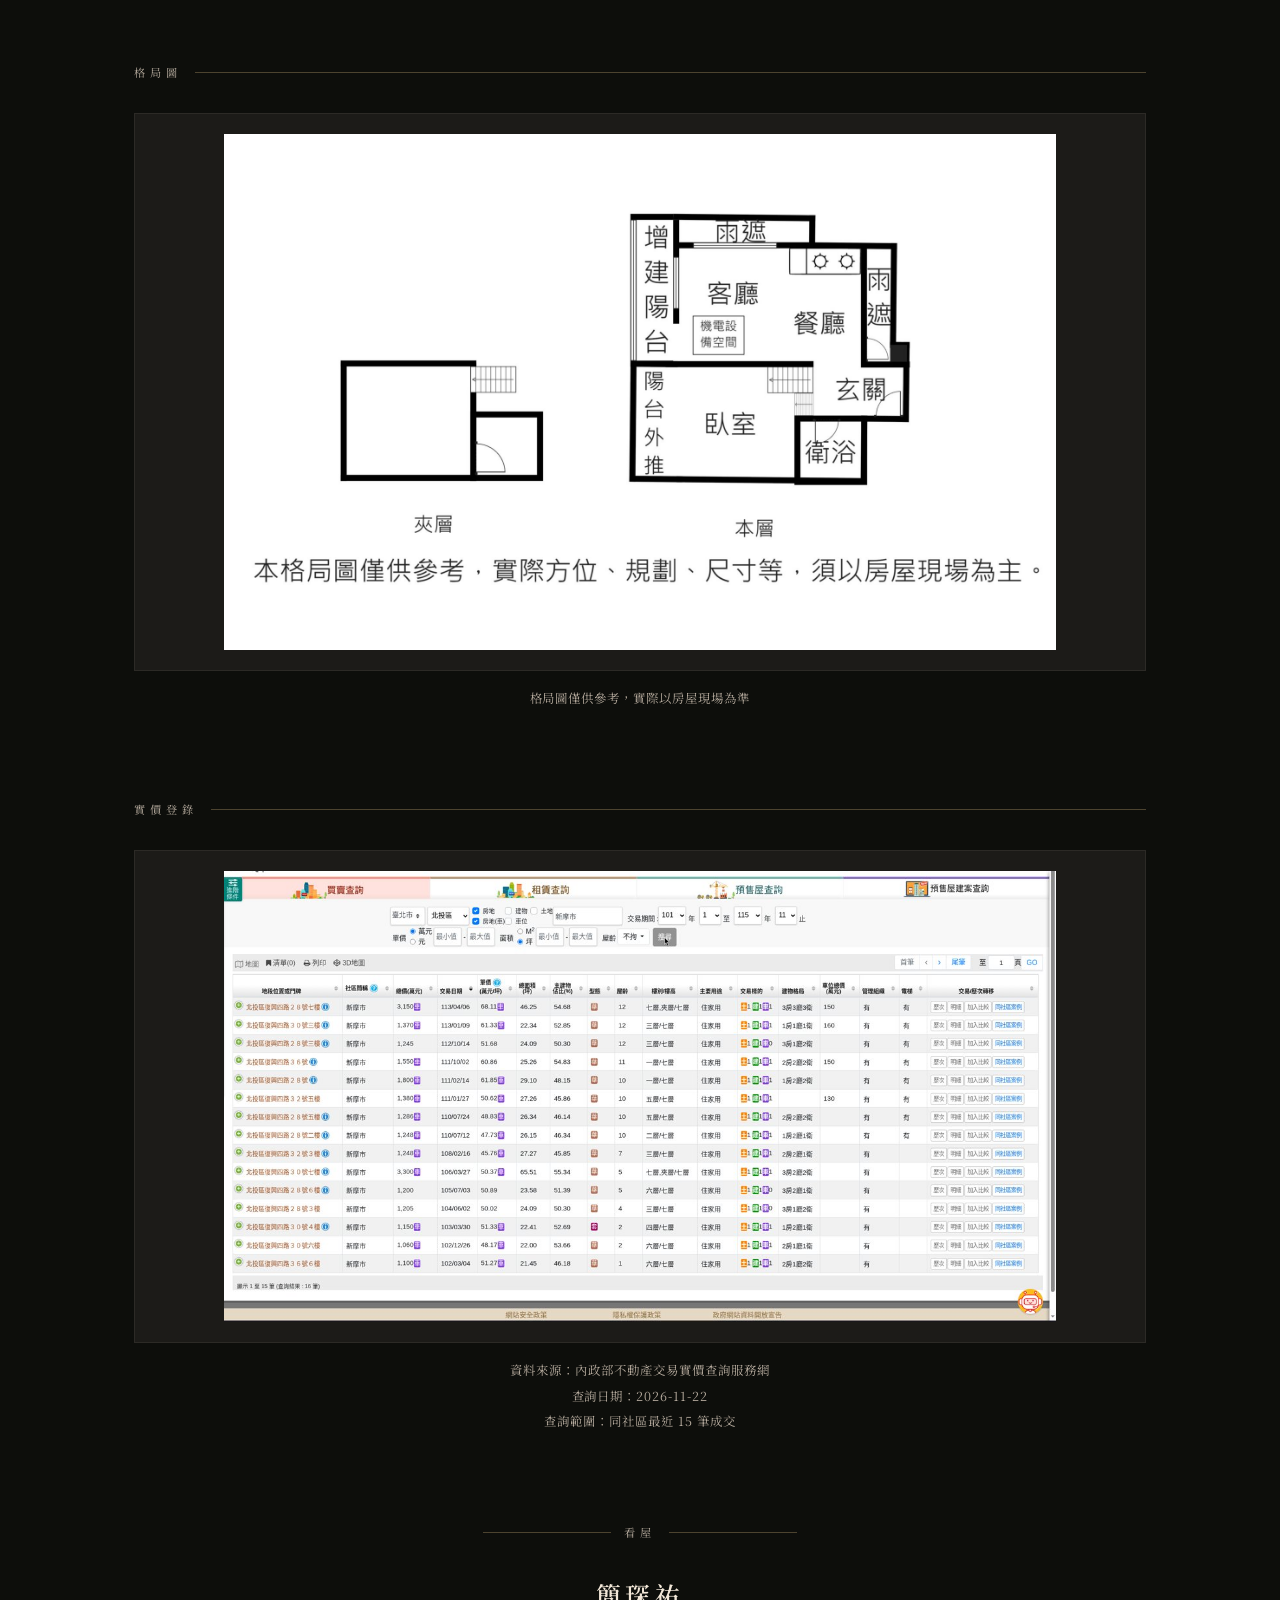
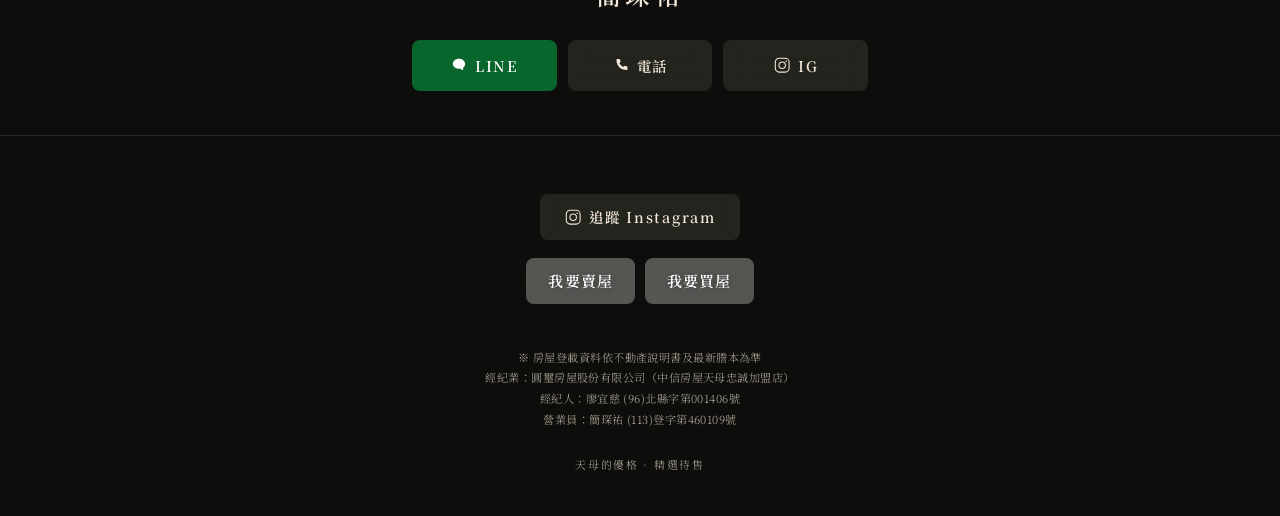
<file: listings/xinmoshi/index.html>
<!DOCTYPE html>
<html lang="zh-Hant">
<head>
  <meta charset="utf-8">
  <meta name="viewport" content="width=device-width, initial-scale=1, viewport-fit=cover">
  <title>新摩市景觀兩房車位｜天母的優格</title>
  <meta name="theme-color" content="#0d0e0b">
    <meta property="og:type" content="website">
  <meta property="og:title" content="新摩市景觀兩房車位｜天母的優格">
  <meta name="twitter:card" content="summary_large_image">
  <meta name="description" content="北投區復興四路 新摩市 兩房 開價1958萬 含車位150萬">
  <meta property="og:description" content="北投區復興四路 新摩市 兩房 開價1958萬 含車位150萬">
  <meta property="og:image" content="https://lohateve.github.io/assets/images/listings/xinmoshi/og.jpg">
  <meta name="twitter:image" content="https://lohateve.github.io/assets/images/listings/xinmoshi/og.jpg">
  <link rel="canonical" href="https://lohateve.github.io/listings/xinmoshi/">
  <meta property="og:url" content="https://lohateve.github.io/listings/xinmoshi/">
  <link rel="icon" href="../../assets/icons/favicon.svg" type="image/svg+xml">
  <link rel="preconnect" href="https://fonts.googleapis.com">
  <link rel="preconnect" href="https://fonts.gstatic.com" crossorigin>
  <link href="https://fonts.googleapis.com/css2?family=Noto+Serif+TC:wght@300;400;600;700&display=swap" rel="stylesheet">
  <link rel="stylesheet" href="../../assets/css/style.css?v=8adf3fb4">
  <script src="../../assets/js/gallery.js" defer></script>
</head>
<body class="listing-page has-cta">
  <a class="skip" href="#main">跳到主要內容</a>
  <header class="site-header">
    <a class="wordmark" href="../../index.html">天母的優格</a>
    <span class="header-tag">精選待售</span>
  </header>
  <main id="main">
    <figure class="hero reveal"><a href="../../assets/images/listings/xinmoshi/photo-01.jpg" data-gallery data-caption="窗邊看出去，整片山跟樹"><img src="../../assets/images/listings/xinmoshi/photo-01.jpg" alt="窗邊看出去，整片山跟樹" width="1600" height="1066" fetchpriority="high"></a></figure>
    <section class="title-block reveal">
      <p class="eyebrow">北投 · 北投區復興四路</p>
      <h1>新摩市景觀兩房車位</h1>
      <p class="lead">五樓邊間，打開窗就是山</p>
      <p class="price"><span class="num">1958</span><span class="unit">萬</span></p>
    </section>
    <section class="section" id="specs">
      <h2 class="section-title">物件概況</h2>
      <dl class="specs-grid"><div><dt>社區</dt><dd>新摩市</dd></div><div><dt>位置</dt><dd>北投區復興四路</dd></div><div><dt>類型</dt><dd>電梯住宅</dd></div><div><dt>樓層</dt><dd>5樓／7樓，邊間</dd></div><div><dt>格局</dt><dd>兩房（1房1廳2衛1室）</dd></div><div><dt>屋齡</dt><dd>約15年</dd></div><div><dt>建坪</dt><dd>約27.26坪（含車位）</dd></div><div><dt>主建物</dt><dd>約12.50坪</dd></div><div><dt>附屬建物</dt><dd>陽台約1.50坪、雨遮約2.50坪</dd></div><div><dt>共有部分</dt><dd>10.76坪（含車位約2.22坪）</dd></div><div><dt>地坪</dt><dd>約5.18坪</dd></div><div><dt>車位</dt><dd>倉儲式，含在總價，車位150萬</dd></div><div><dt>座向</dt><dd>座東南朝西北</dd></div><div><dt>管理費</dt><dd>4506元／月</dd></div><div><dt>交通</dt><dd>捷運新北投站</dd></div><div><dt>生活</dt><dd>復興公園、義方國小學區</dd></div></dl>
    </section>
    <section class="section reel-section" id="video" aria-label="影片">
      <div class="reel-embed">
        <blockquote class="instagram-media" data-instgrm-permalink="https://www.instagram.com/reel/DfmvUIHB-8p/" data-instgrm-version="14">
          <a href="https://www.instagram.com/reel/DfmvUIHB-8p/" rel="noopener noreferrer" target="_blank">在 Instagram 觀看</a>
        </blockquote>
        <script async src="https://www.instagram.com/embed.js"></script>
      </div>
    </section>
    <section class="section" id="photos">
      <h2 class="section-title">照片</h2>
      <div class="gallery-grid">
        <a class="span-2 wide" href="../../assets/images/listings/xinmoshi/photo-01.jpg" data-gallery data-caption="窗邊看出去，整片山跟樹"><img src="../../assets/images/listings/xinmoshi/photo-01.jpg" alt="窗邊看出去，整片山跟樹" width="1600" height="1066" loading="eager"></a><a href="../../assets/images/listings/xinmoshi/photo-02.jpg" data-gallery data-caption="客廳望向陽台與廚房，窗外有山"><img src="../../assets/images/listings/xinmoshi/photo-02.jpg" alt="客廳望向陽台與廚房，窗外有山" width="1600" height="1066" loading="eager"></a><a href="../../assets/images/listings/xinmoshi/photo-03.jpg" data-gallery data-caption="客廳另一側，望向陽台"><img src="../../assets/images/listings/xinmoshi/photo-03.jpg" alt="客廳另一側，望向陽台" width="1600" height="1066" loading="lazy"></a><a href="../../assets/images/listings/xinmoshi/photo-04.jpg" data-gallery data-caption="廚房，窗外是山"><img src="../../assets/images/listings/xinmoshi/photo-04.jpg" alt="廚房，窗外是山" width="1600" height="1066" loading="lazy"></a><a class="span-2 wide" href="../../assets/images/listings/xinmoshi/photo-05.jpg" data-gallery data-caption="另一扇窗看出去的山景"><img src="../../assets/images/listings/xinmoshi/photo-05.jpg" alt="另一扇窗看出去的山景" width="1600" height="1066" loading="lazy"></a><a href="../../assets/images/listings/xinmoshi/photo-06.jpg" data-gallery data-caption="房間，窗邊有木作臥榻"><img src="../../assets/images/listings/xinmoshi/photo-06.jpg" alt="房間，窗邊有木作臥榻" width="1600" height="1066" loading="lazy"></a><a href="../../assets/images/listings/xinmoshi/photo-07.jpg" data-gallery data-caption="從房間看出去的山"><img src="../../assets/images/listings/xinmoshi/photo-07.jpg" alt="從房間看出去的山" width="1600" height="1066" loading="lazy"></a><a href="../../assets/images/listings/xinmoshi/photo-08.jpg" data-gallery data-caption="臥室"><img src="../../assets/images/listings/xinmoshi/photo-08.jpg" alt="臥室" width="1600" height="1066" loading="lazy"></a><a href="../../assets/images/listings/xinmoshi/photo-09.jpg" data-gallery data-caption="室內樓梯"><img src="../../assets/images/listings/xinmoshi/photo-09.jpg" alt="室內樓梯" width="1600" height="1066" loading="lazy"></a><a class="span-2 wide" href="../../assets/images/listings/xinmoshi/photo-10.jpg" data-gallery data-caption="新摩市社區外觀"><img src="../../assets/images/listings/xinmoshi/photo-10.jpg" alt="新摩市社區外觀" width="1600" height="1066" loading="lazy"></a><a href="../../assets/images/listings/xinmoshi/photo-11.jpg" data-gallery data-caption="電腦倉儲車位規格"><img src="../../assets/images/listings/xinmoshi/photo-11.jpg" alt="電腦倉儲車位規格" width="1600" height="1066" loading="lazy"></a>
      </div>
    </section>
    <section class="section" id="features">
      <h2 class="section-title">特色</h2>
      <ul class="feature-list"><li>26戶小社區，戶數單純</li><li>五樓邊間，三面採光</li><li>客廳看得到山，棟距遠</li><li>房間都有窗</li><li>日間管理，天然瓦斯</li><li>新北投站、復興公園生活圈</li><li>學區義方國小</li></ul>
    </section>
    <section class="section ig-cta ig-cta-mid" id="instagram-follow" aria-label="追蹤 Instagram">
      <a class="btn btn-ig-follow" href="https://www.instagram.com/TMD_yogurt/" rel="noopener noreferrer" target="_blank"><svg class="ig-icon" viewBox="0 0 24 24" aria-hidden="true">
  <rect x="3" y="3" width="18" height="18" rx="5" fill="none" stroke="currentColor" stroke-width="1.4"/>
  <circle cx="12" cy="12" r="4.2" fill="none" stroke="currentColor" stroke-width="1.4"/>
  <circle cx="17.2" cy="6.8" r="1" fill="currentColor"/>
</svg><span>追蹤 Instagram</span></a>
    </section>
    <section class="section" id="floorplan">
      <h2 class="section-title">格局圖</h2>
      <div class="floorplan-frame"><a href="../../assets/images/listings/xinmoshi/plan-01.jpg" data-gallery data-caption="格局圖，僅供參考，實際以房屋現場為準"><img src="../../assets/images/listings/xinmoshi/plan-01.jpg" alt="格局圖，僅供參考，實際以房屋現場為準" width="1400" height="1000" loading="lazy"></a></div>
      <p class="caption">格局圖僅供參考，實際以房屋現場為準</p>
    </section>
    <section class="section" id="registry">
      <h2 class="section-title">實價登錄</h2>
      <div class="registry-grid"><a href="../../assets/images/listings/xinmoshi/actual-price-01.jpg" data-gallery data-caption="新摩市 實價登錄列表 第1至15筆"><img src="../../assets/images/listings/xinmoshi/actual-price-01.jpg" alt="新摩市 實價登錄列表 第1至15筆" loading="lazy"></a></div>
      <p class="registry-note">資料來源：內政部不動產交易實價查詢服務網</p>
      <p class="registry-note">查詢日期：2026-11-22</p>
      <p class="registry-note">查詢範圍：同社區最近 15 筆成交</p>
    </section>
    <section class="section contact" id="contact">
      <h2 class="section-title">看屋</h2>
      <p class="agent-name">簡琛祐</p>
      <div class="contact-actions cols-3">
        <a class="btn btn-line" href="https://line.me/ti/p/G1rRvflCQE" rel="noopener noreferrer" target="_blank"><svg viewBox="0 0 24 24" aria-hidden="true"><path fill="currentColor" d="M19.7 10.1c0-3.6-3.6-6.5-8-6.5s-8 2.9-8 6.5 3.6 6.5 8 6.5c.5 0 1 0 1.5-.1l3.4 1.9c.2.1.5 0 .5-.3v-2.5c1.6-1.2 2.6-2.9 2.6-5z"/></svg><span>LINE</span></a><a class="btn btn-solid" href="tel:+886916601973"><svg viewBox="0 0 24 24" aria-hidden="true"><path fill="currentColor" d="M7.1 3.8h2.2c.6 0 1.1.4 1.2.9l.6 2.2c.1.5 0 1-.4 1.4l-1.1 1.1a12.2 12.2 0 0 0 5 5l1.1-1.1c.4-.4.9-.5 1.4-.4l2.2.6c.5.1.9.6.9 1.2v2.2c0 .7-.6 1.3-1.3 1.3C11.4 18.2 5.8 12.6 5.8 5.1c0-.7.6-1.3 1.3-1.3z"/></svg><span>電話</span></a><a class="btn btn-ghost" href="https://ig.me/m/TMD_yogurt" rel="noopener noreferrer" target="_blank"><svg class="ig-icon" viewBox="0 0 24 24" aria-hidden="true">
  <rect x="3" y="3" width="18" height="18" rx="5" fill="none" stroke="currentColor" stroke-width="1.4"/>
  <circle cx="12" cy="12" r="4.2" fill="none" stroke="currentColor" stroke-width="1.4"/>
  <circle cx="17.2" cy="6.8" r="1" fill="currentColor"/>
</svg><span>IG</span></a>
      </div>
    </section>
    <div class="cta-bar cols-3"><div class="inner"><a class="btn btn-line" href="https://line.me/ti/p/G1rRvflCQE" rel="noopener noreferrer" target="_blank"><svg viewBox="0 0 24 24" aria-hidden="true"><path fill="currentColor" d="M19.7 10.1c0-3.6-3.6-6.5-8-6.5s-8 2.9-8 6.5 3.6 6.5 8 6.5c.5 0 1 0 1.5-.1l3.4 1.9c.2.1.5 0 .5-.3v-2.5c1.6-1.2 2.6-2.9 2.6-5z"/></svg><span>LINE</span></a><a class="btn btn-solid" href="tel:+886916601973"><svg viewBox="0 0 24 24" aria-hidden="true"><path fill="currentColor" d="M7.1 3.8h2.2c.6 0 1.1.4 1.2.9l.6 2.2c.1.5 0 1-.4 1.4l-1.1 1.1a12.2 12.2 0 0 0 5 5l1.1-1.1c.4-.4.9-.5 1.4-.4l2.2.6c.5.1.9.6.9 1.2v2.2c0 .7-.6 1.3-1.3 1.3C11.4 18.2 5.8 12.6 5.8 5.1c0-.7.6-1.3 1.3-1.3z"/></svg><span>電話</span></a><a class="btn btn-ghost" href="https://ig.me/m/TMD_yogurt" rel="noopener noreferrer" target="_blank"><svg class="ig-icon" viewBox="0 0 24 24" aria-hidden="true">
  <rect x="3" y="3" width="18" height="18" rx="5" fill="none" stroke="currentColor" stroke-width="1.4"/>
  <circle cx="12" cy="12" r="4.2" fill="none" stroke="currentColor" stroke-width="1.4"/>
  <circle cx="17.2" cy="6.8" r="1" fill="currentColor"/>
</svg><span>IG</span></a></div></div>
  </main>

  <footer class="site-footer">
    <div class="ig-cta ig-cta-footer">
      <a class="btn btn-ig-follow" href="https://www.instagram.com/TMD_yogurt/" rel="noopener noreferrer" target="_blank"><svg class="ig-icon" viewBox="0 0 24 24" aria-hidden="true">
  <rect x="3" y="3" width="18" height="18" rx="5" fill="none" stroke="currentColor" stroke-width="1.4"/>
  <circle cx="12" cy="12" r="4.2" fill="none" stroke="currentColor" stroke-width="1.4"/>
  <circle cx="17.2" cy="6.8" r="1" fill="currentColor"/>
</svg><span>追蹤 Instagram</span></a>
    </div>

    <nav class="form-actions cols-2 form-actions-footer" aria-label="我要賣屋與我要買屋">
      <a class="btn btn-ghost" href="https://docs.google.com/forms/d/e/1FAIpQLSfgd1Gr5Ier1Zw3FLSIcCSLkbBQtFWSE0MMMrSNYqtbVR_wrg/viewform" rel="noopener noreferrer" target="_blank">我要賣屋</a><a class="btn btn-ghost" href="https://docs.google.com/forms/d/e/1FAIpQLSfwgAmoFwXzCyb_sa5NgNKXgEsrNvfC2p3hT3B3Zudo0klbyQ/viewform" rel="noopener noreferrer" target="_blank">我要買屋</a>
    </nav>

    <div class="legal">
      <p>※ 房屋登載資料依不動產說明書及最新謄本為準</p>
<p>經紀業：圓璽房屋股份有限公司（中信房屋天母忠誠加盟店）</p>
<p>經紀人：廖宜慈 (96)北縣字第001406號</p>
<p>營業員：簡琛祐 (113)登字第460109號</p>
    </div>
    <p class="copyright">天母的優格 · 精選待售</p>
  </footer>
</body>
</html>
</file>
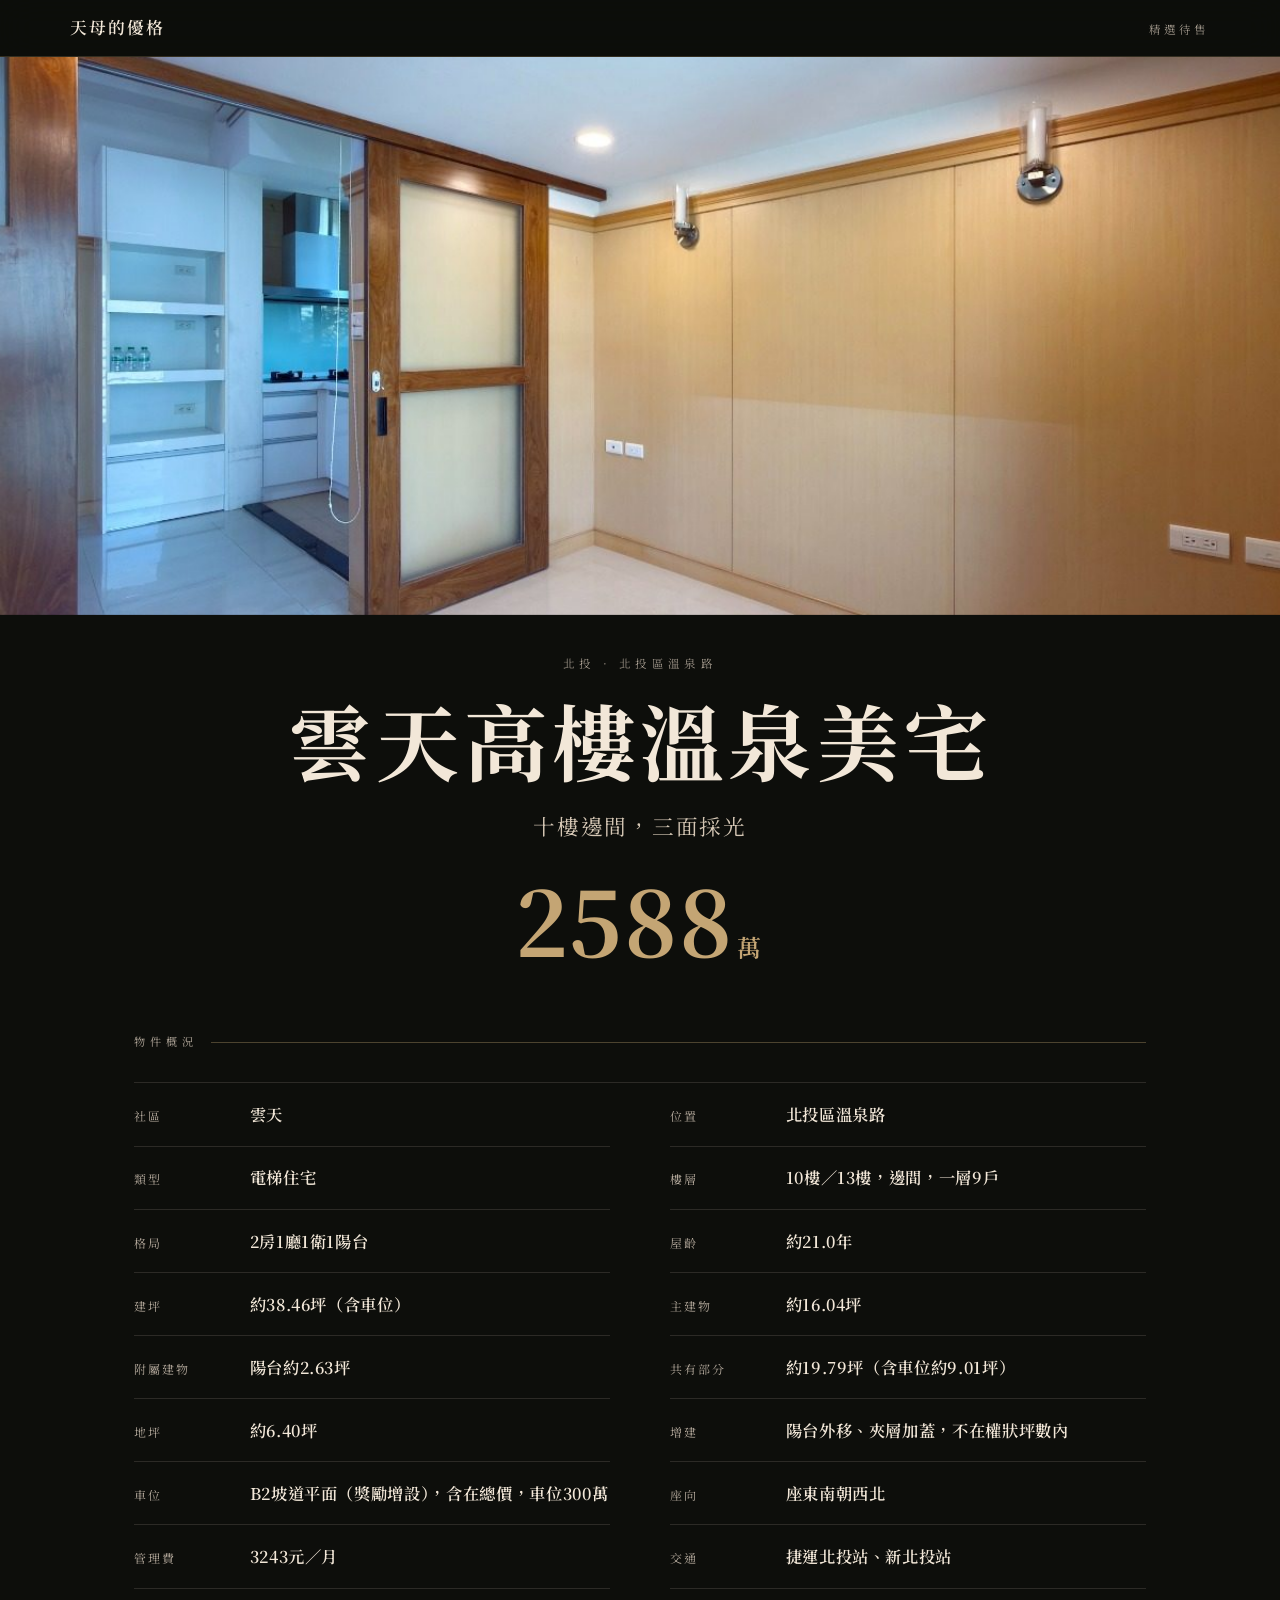
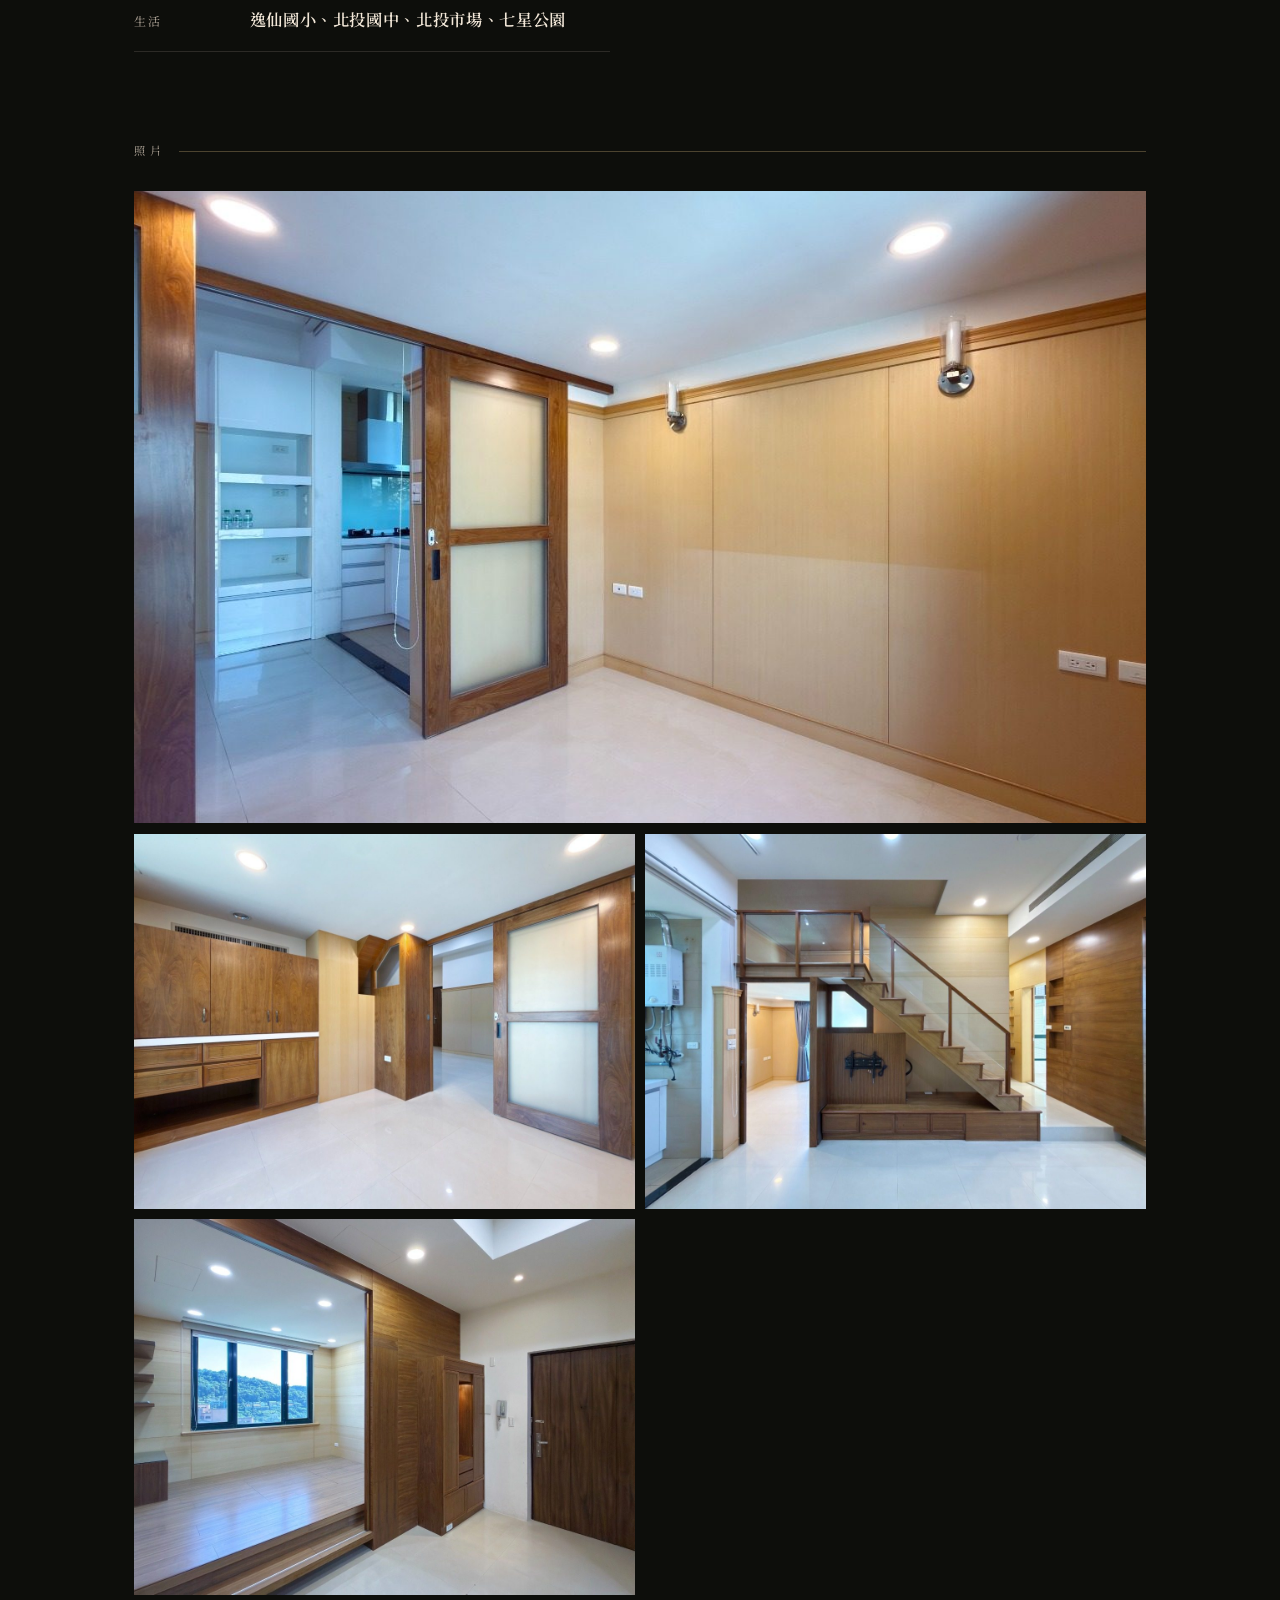
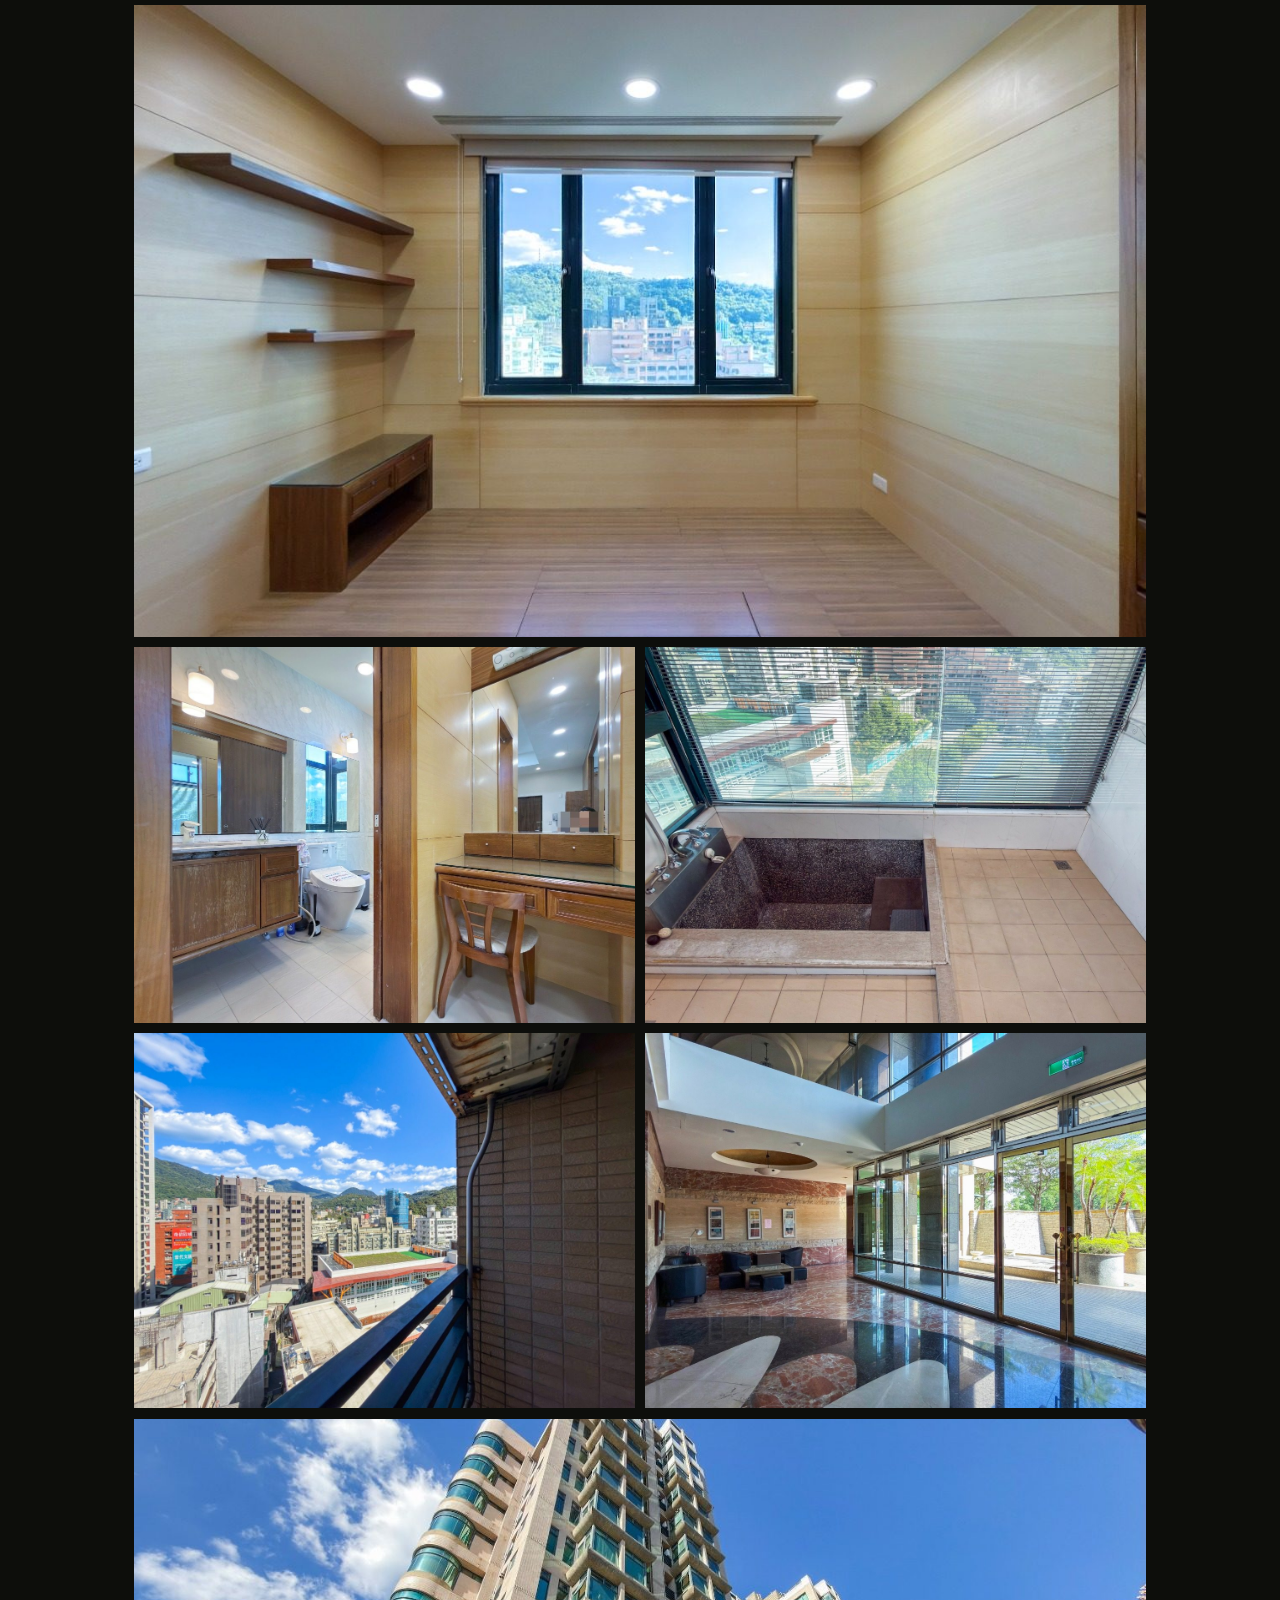
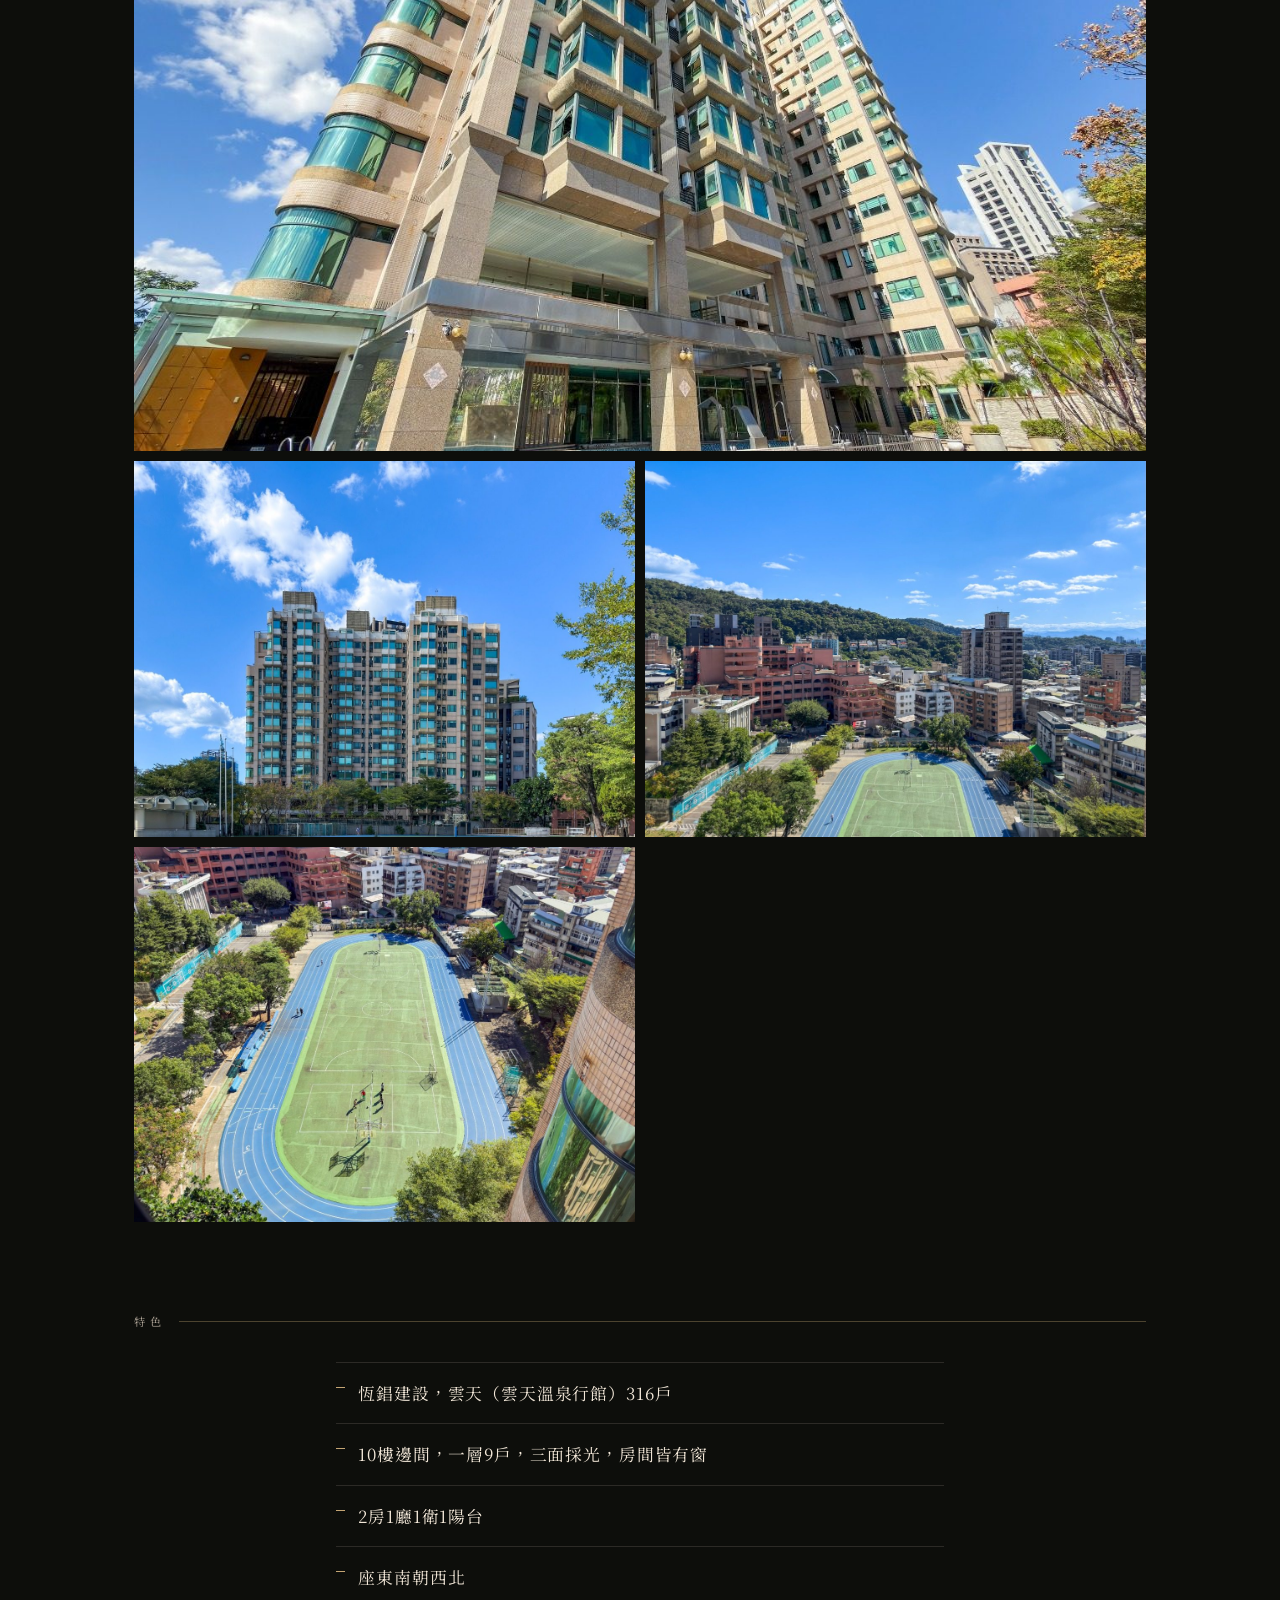
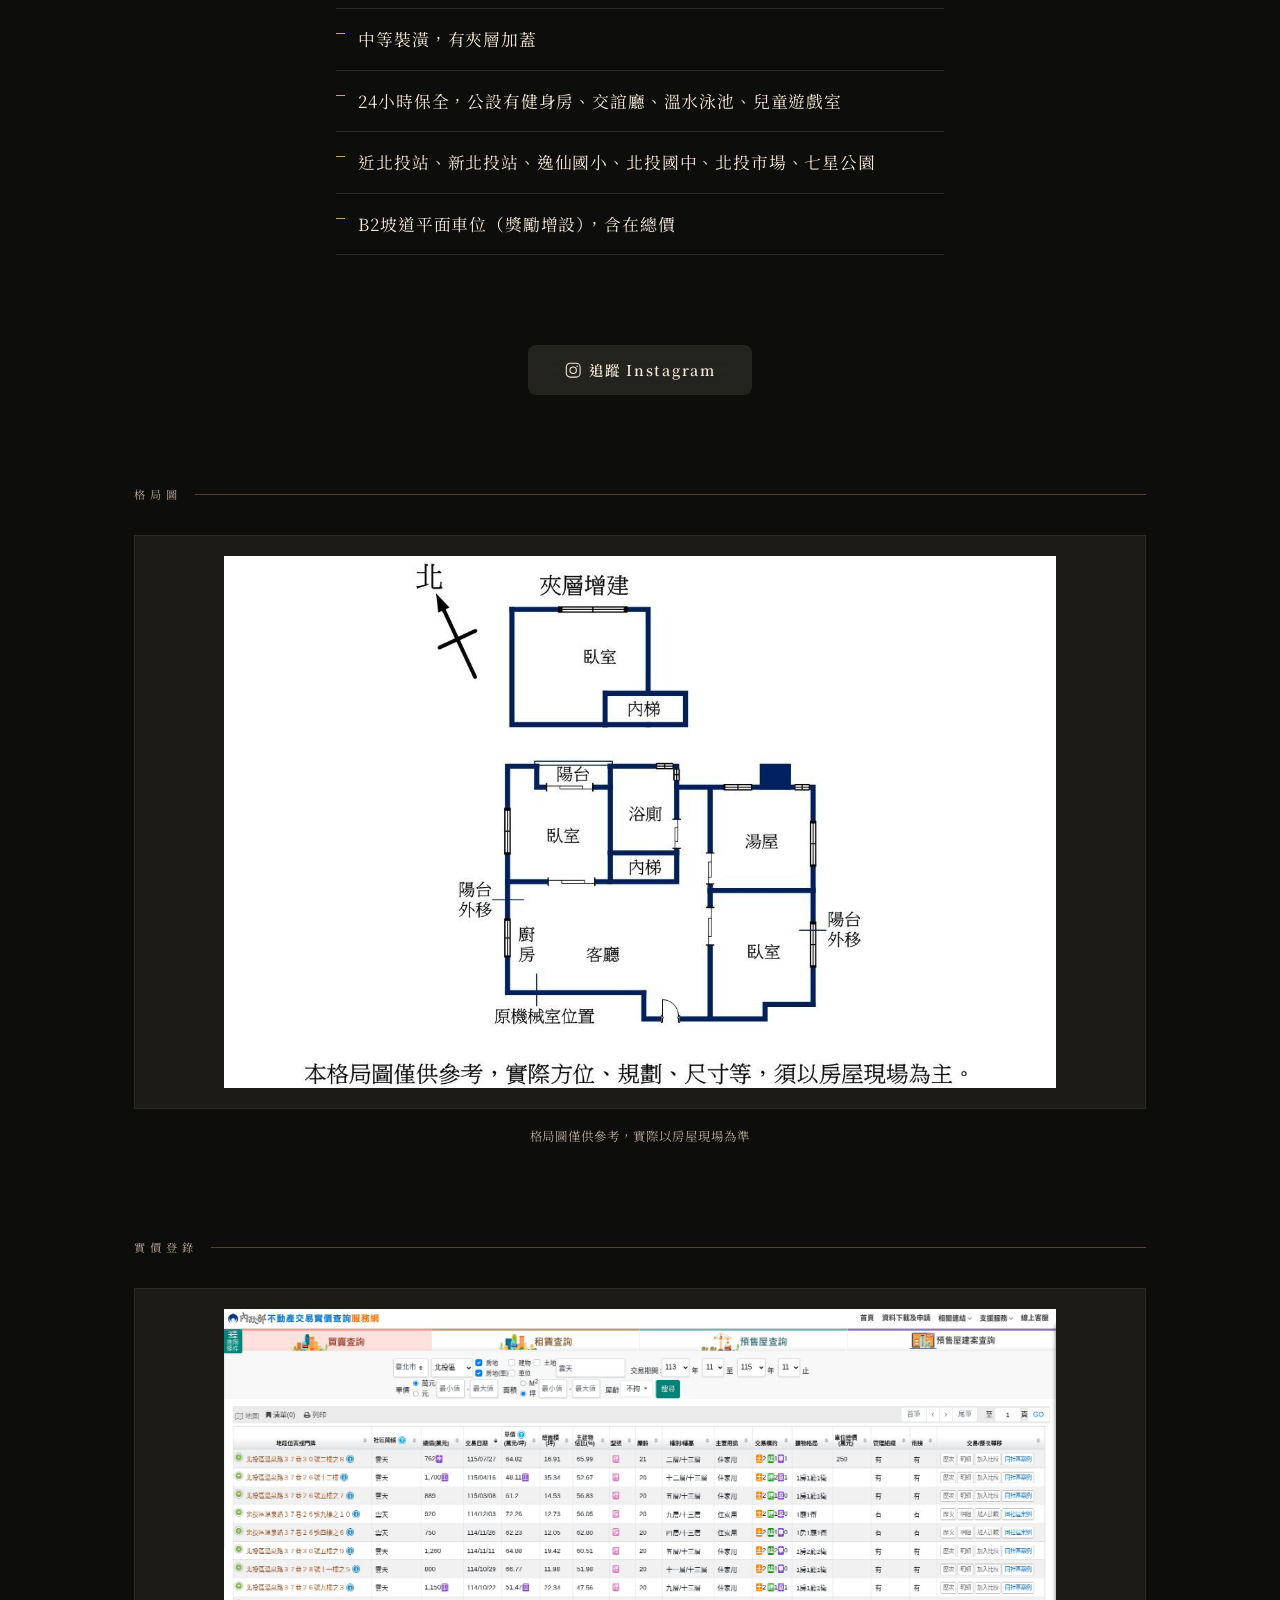
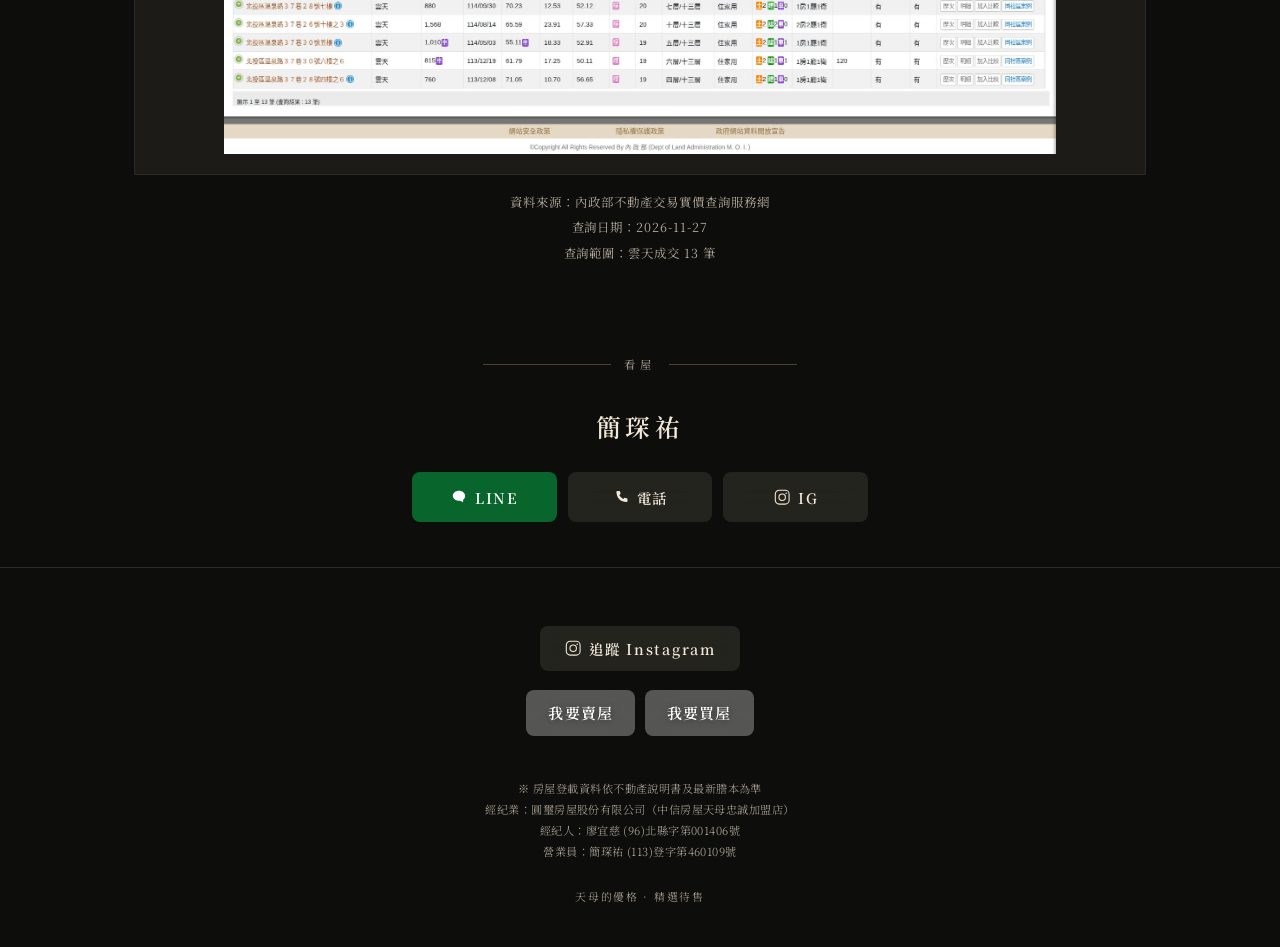
<file: listings/yuntian/index.html>
<!DOCTYPE html>
<html lang="zh-Hant">
<head>
  <meta charset="utf-8">
  <meta name="viewport" content="width=device-width, initial-scale=1, viewport-fit=cover">
  <title>雲天高樓溫泉美宅｜天母的優格</title>
  <meta name="theme-color" content="#0d0e0b">
    <meta property="og:type" content="website">
  <meta property="og:title" content="雲天高樓溫泉美宅｜天母的優格">
  <meta name="twitter:card" content="summary_large_image">
  <meta name="description" content="北投區溫泉路 雲天 2房1廳1衛 開價2588萬 含坡道平面車位">
  <meta property="og:description" content="北投區溫泉路 雲天 2房1廳1衛 開價2588萬 含坡道平面車位">
  <meta property="og:image" content="https://lohateve.github.io/assets/images/listings/yuntian/og.jpg">
  <meta name="twitter:image" content="https://lohateve.github.io/assets/images/listings/yuntian/og.jpg">
  <link rel="canonical" href="https://lohateve.github.io/listings/yuntian/">
  <meta property="og:url" content="https://lohateve.github.io/listings/yuntian/">
  <link rel="icon" href="../../assets/icons/favicon.svg" type="image/svg+xml">
  <link rel="preconnect" href="https://fonts.googleapis.com">
  <link rel="preconnect" href="https://fonts.gstatic.com" crossorigin>
  <link href="https://fonts.googleapis.com/css2?family=Noto+Serif+TC:wght@300;400;600;700&display=swap" rel="stylesheet">
  <link rel="stylesheet" href="../../assets/css/style.css?v=8adf3fb4">
  <script src="../../assets/js/gallery.js" defer></script>
</head>
<body class="listing-page has-cta">
  <a class="skip" href="#main">跳到主要內容</a>
  <header class="site-header">
    <a class="wordmark" href="../../index.html">天母的優格</a>
    <span class="header-tag">精選待售</span>
  </header>
  <main id="main">
    <figure class="hero reveal"><a href="../../assets/images/listings/yuntian/photo-01.jpg" data-gallery data-caption="客廳"><img src="../../assets/images/listings/yuntian/photo-01.jpg" alt="客廳" width="1600" height="1066" fetchpriority="high"></a></figure>
    <section class="title-block reveal">
      <p class="eyebrow">北投 · 北投區溫泉路</p>
      <h1>雲天高樓溫泉美宅</h1>
      <p class="lead">十樓邊間，三面採光</p>
      <p class="price"><span class="num">2588</span><span class="unit">萬</span></p>
    </section>
    <section class="section" id="specs">
      <h2 class="section-title">物件概況</h2>
      <dl class="specs-grid"><div><dt>社區</dt><dd>雲天</dd></div><div><dt>位置</dt><dd>北投區溫泉路</dd></div><div><dt>類型</dt><dd>電梯住宅</dd></div><div><dt>樓層</dt><dd>10樓／13樓，邊間，一層9戶</dd></div><div><dt>格局</dt><dd>2房1廳1衛1陽台</dd></div><div><dt>屋齡</dt><dd>約21.0年</dd></div><div><dt>建坪</dt><dd>約38.46坪（含車位）</dd></div><div><dt>主建物</dt><dd>約16.04坪</dd></div><div><dt>附屬建物</dt><dd>陽台約2.63坪</dd></div><div><dt>共有部分</dt><dd>約19.79坪（含車位約9.01坪）</dd></div><div><dt>地坪</dt><dd>約6.40坪</dd></div><div><dt>增建</dt><dd>陽台外移、夾層加蓋，不在權狀坪數內</dd></div><div><dt>車位</dt><dd>B2坡道平面（獎勵增設），含在總價，車位300萬</dd></div><div><dt>座向</dt><dd>座東南朝西北</dd></div><div><dt>管理費</dt><dd>3243元／月</dd></div><div><dt>交通</dt><dd>捷運北投站、新北投站</dd></div><div><dt>生活</dt><dd>逸仙國小、北投國中、北投市場、七星公園</dd></div></dl>
    </section>
    <section class="section" id="photos">
      <h2 class="section-title">照片</h2>
      <div class="gallery-grid">
        <a class="span-2 wide" href="../../assets/images/listings/yuntian/photo-01.jpg" data-gallery data-caption="客廳"><img src="../../assets/images/listings/yuntian/photo-01.jpg" alt="客廳" width="1600" height="1066" loading="eager"></a><a href="../../assets/images/listings/yuntian/photo-02.jpg" data-gallery data-caption="客廳與廚房區"><img src="../../assets/images/listings/yuntian/photo-02.jpg" alt="客廳與廚房區" width="1600" height="1066" loading="eager"></a><a href="../../assets/images/listings/yuntian/photo-03.jpg" data-gallery data-caption="入口樓梯與夾層"><img src="../../assets/images/listings/yuntian/photo-03.jpg" alt="入口樓梯與夾層" width="1600" height="1066" loading="lazy"></a><a href="../../assets/images/listings/yuntian/photo-04.jpg" data-gallery data-caption="夾層空間"><img src="../../assets/images/listings/yuntian/photo-04.jpg" alt="夾層空間" width="1600" height="1066" loading="lazy"></a><a class="span-2 wide" href="../../assets/images/listings/yuntian/photo-05.jpg" data-gallery data-caption="臥室"><img src="../../assets/images/listings/yuntian/photo-05.jpg" alt="臥室" width="1600" height="1066" loading="lazy"></a><a href="../../assets/images/listings/yuntian/photo-06.jpg" data-gallery data-caption="衛浴與梳妝台"><img src="../../assets/images/listings/yuntian/photo-06.jpg" alt="衛浴與梳妝台" width="1600" height="1066" loading="lazy"></a><a href="../../assets/images/listings/yuntian/photo-07.jpg" data-gallery data-caption="室內湯屋"><img src="../../assets/images/listings/yuntian/photo-07.jpg" alt="室內湯屋" width="1600" height="1066" loading="lazy"></a><a href="../../assets/images/listings/yuntian/photo-08.jpg" data-gallery data-caption="陽台望向山與街景"><img src="../../assets/images/listings/yuntian/photo-08.jpg" alt="陽台望向山與街景" width="1600" height="1066" loading="lazy"></a><a href="../../assets/images/listings/yuntian/photo-09.jpg" data-gallery data-caption="社區交誼空間"><img src="../../assets/images/listings/yuntian/photo-09.jpg" alt="社區交誼空間" width="1600" height="1066" loading="lazy"></a><a class="span-2 wide" href="../../assets/images/listings/yuntian/photo-10.jpg" data-gallery data-caption="社區外觀"><img src="../../assets/images/listings/yuntian/photo-10.jpg" alt="社區外觀" width="1600" height="1066" loading="lazy"></a><a href="../../assets/images/listings/yuntian/photo-11.jpg" data-gallery data-caption="社區外觀與操場"><img src="../../assets/images/listings/yuntian/photo-11.jpg" alt="社區外觀與操場" width="1600" height="1066" loading="lazy"></a><a href="../../assets/images/listings/yuntian/photo-12.jpg" data-gallery data-caption="高樓望向附近學校與山"><img src="../../assets/images/listings/yuntian/photo-12.jpg" alt="高樓望向附近學校與山" width="1600" height="1066" loading="lazy"></a><a href="../../assets/images/listings/yuntian/photo-13.jpg" data-gallery data-caption="高樓俯視操場"><img src="../../assets/images/listings/yuntian/photo-13.jpg" alt="高樓俯視操場" width="1600" height="1066" loading="lazy"></a>
      </div>
    </section>
    <section class="section" id="features">
      <h2 class="section-title">特色</h2>
      <ul class="feature-list"><li>恆錩建設，雲天（雲天溫泉行館）316戶</li><li>10樓邊間，一層9戶，三面採光，房間皆有窗</li><li>2房1廳1衛1陽台</li><li>座東南朝西北</li><li>中等裝潢，有夾層加蓋</li><li>24小時保全，公設有健身房、交誼廳、溫水泳池、兒童遊戲室</li><li>近北投站、新北投站、逸仙國小、北投國中、北投市場、七星公園</li><li>B2坡道平面車位（獎勵增設），含在總價</li></ul>
    </section>
    <section class="section ig-cta ig-cta-mid" id="instagram-follow" aria-label="追蹤 Instagram">
      <a class="btn btn-ig-follow" href="https://www.instagram.com/TMD_yogurt/" rel="noopener noreferrer" target="_blank"><svg class="ig-icon" viewBox="0 0 24 24" aria-hidden="true">
  <rect x="3" y="3" width="18" height="18" rx="5" fill="none" stroke="currentColor" stroke-width="1.4"/>
  <circle cx="12" cy="12" r="4.2" fill="none" stroke="currentColor" stroke-width="1.4"/>
  <circle cx="17.2" cy="6.8" r="1" fill="currentColor"/>
</svg><span>追蹤 Instagram</span></a>
    </section>
    <section class="section" id="floorplan">
      <h2 class="section-title">格局圖</h2>
      <div class="floorplan-frame"><a href="../../assets/images/listings/yuntian/plan-01.jpg" data-gallery data-caption="格局圖，僅供參考，實際以房屋現場為準"><img src="../../assets/images/listings/yuntian/plan-01.jpg" alt="格局圖，僅供參考，實際以房屋現場為準" width="1400" height="1000" loading="lazy"></a></div>
      <p class="caption">格局圖僅供參考，實際以房屋現場為準</p>
    </section>
    <section class="section" id="registry">
      <h2 class="section-title">實價登錄</h2>
      <div class="registry-grid"><a href="../../assets/images/listings/yuntian/actual-price-01.jpg" data-gallery data-caption="雲天 實價登錄列表 13筆"><img src="../../assets/images/listings/yuntian/actual-price-01.jpg" alt="雲天 實價登錄列表 13筆" loading="lazy"></a></div>
      <p class="registry-note">資料來源：內政部不動產交易實價查詢服務網</p>
      <p class="registry-note">查詢日期：2026-11-27</p>
      <p class="registry-note">查詢範圍：雲天成交 13 筆</p>
    </section>
    <section class="section contact" id="contact">
      <h2 class="section-title">看屋</h2>
      <p class="agent-name">簡琛祐</p>
      <div class="contact-actions cols-3">
        <a class="btn btn-line" href="https://line.me/ti/p/G1rRvflCQE" rel="noopener noreferrer" target="_blank"><svg viewBox="0 0 24 24" aria-hidden="true"><path fill="currentColor" d="M19.7 10.1c0-3.6-3.6-6.5-8-6.5s-8 2.9-8 6.5 3.6 6.5 8 6.5c.5 0 1 0 1.5-.1l3.4 1.9c.2.1.5 0 .5-.3v-2.5c1.6-1.2 2.6-2.9 2.6-5z"/></svg><span>LINE</span></a><a class="btn btn-solid" href="tel:+886916601973"><svg viewBox="0 0 24 24" aria-hidden="true"><path fill="currentColor" d="M7.1 3.8h2.2c.6 0 1.1.4 1.2.9l.6 2.2c.1.5 0 1-.4 1.4l-1.1 1.1a12.2 12.2 0 0 0 5 5l1.1-1.1c.4-.4.9-.5 1.4-.4l2.2.6c.5.1.9.6.9 1.2v2.2c0 .7-.6 1.3-1.3 1.3C11.4 18.2 5.8 12.6 5.8 5.1c0-.7.6-1.3 1.3-1.3z"/></svg><span>電話</span></a><a class="btn btn-ghost" href="https://ig.me/m/TMD_yogurt" rel="noopener noreferrer" target="_blank"><svg class="ig-icon" viewBox="0 0 24 24" aria-hidden="true">
  <rect x="3" y="3" width="18" height="18" rx="5" fill="none" stroke="currentColor" stroke-width="1.4"/>
  <circle cx="12" cy="12" r="4.2" fill="none" stroke="currentColor" stroke-width="1.4"/>
  <circle cx="17.2" cy="6.8" r="1" fill="currentColor"/>
</svg><span>IG</span></a>
      </div>
    </section>
    <div class="cta-bar cols-3"><div class="inner"><a class="btn btn-line" href="https://line.me/ti/p/G1rRvflCQE" rel="noopener noreferrer" target="_blank"><svg viewBox="0 0 24 24" aria-hidden="true"><path fill="currentColor" d="M19.7 10.1c0-3.6-3.6-6.5-8-6.5s-8 2.9-8 6.5 3.6 6.5 8 6.5c.5 0 1 0 1.5-.1l3.4 1.9c.2.1.5 0 .5-.3v-2.5c1.6-1.2 2.6-2.9 2.6-5z"/></svg><span>LINE</span></a><a class="btn btn-solid" href="tel:+886916601973"><svg viewBox="0 0 24 24" aria-hidden="true"><path fill="currentColor" d="M7.1 3.8h2.2c.6 0 1.1.4 1.2.9l.6 2.2c.1.5 0 1-.4 1.4l-1.1 1.1a12.2 12.2 0 0 0 5 5l1.1-1.1c.4-.4.9-.5 1.4-.4l2.2.6c.5.1.9.6.9 1.2v2.2c0 .7-.6 1.3-1.3 1.3C11.4 18.2 5.8 12.6 5.8 5.1c0-.7.6-1.3 1.3-1.3z"/></svg><span>電話</span></a><a class="btn btn-ghost" href="https://ig.me/m/TMD_yogurt" rel="noopener noreferrer" target="_blank"><svg class="ig-icon" viewBox="0 0 24 24" aria-hidden="true">
  <rect x="3" y="3" width="18" height="18" rx="5" fill="none" stroke="currentColor" stroke-width="1.4"/>
  <circle cx="12" cy="12" r="4.2" fill="none" stroke="currentColor" stroke-width="1.4"/>
  <circle cx="17.2" cy="6.8" r="1" fill="currentColor"/>
</svg><span>IG</span></a></div></div>
  </main>

  <footer class="site-footer">
    <div class="ig-cta ig-cta-footer">
      <a class="btn btn-ig-follow" href="https://www.instagram.com/TMD_yogurt/" rel="noopener noreferrer" target="_blank"><svg class="ig-icon" viewBox="0 0 24 24" aria-hidden="true">
  <rect x="3" y="3" width="18" height="18" rx="5" fill="none" stroke="currentColor" stroke-width="1.4"/>
  <circle cx="12" cy="12" r="4.2" fill="none" stroke="currentColor" stroke-width="1.4"/>
  <circle cx="17.2" cy="6.8" r="1" fill="currentColor"/>
</svg><span>追蹤 Instagram</span></a>
    </div>

    <nav class="form-actions cols-2 form-actions-footer" aria-label="我要賣屋與我要買屋">
      <a class="btn btn-ghost" href="https://docs.google.com/forms/d/e/1FAIpQLSfgd1Gr5Ier1Zw3FLSIcCSLkbBQtFWSE0MMMrSNYqtbVR_wrg/viewform" rel="noopener noreferrer" target="_blank">我要賣屋</a><a class="btn btn-ghost" href="https://docs.google.com/forms/d/e/1FAIpQLSfwgAmoFwXzCyb_sa5NgNKXgEsrNvfC2p3hT3B3Zudo0klbyQ/viewform" rel="noopener noreferrer" target="_blank">我要買屋</a>
    </nav>

    <div class="legal">
      <p>※ 房屋登載資料依不動產說明書及最新謄本為準</p>
<p>經紀業：圓璽房屋股份有限公司（中信房屋天母忠誠加盟店）</p>
<p>經紀人：廖宜慈 (96)北縣字第001406號</p>
<p>營業員：簡琛祐 (113)登字第460109號</p>
    </div>
    <p class="copyright">天母的優格 · 精選待售</p>
  </footer>
</body>
</html>
</file>
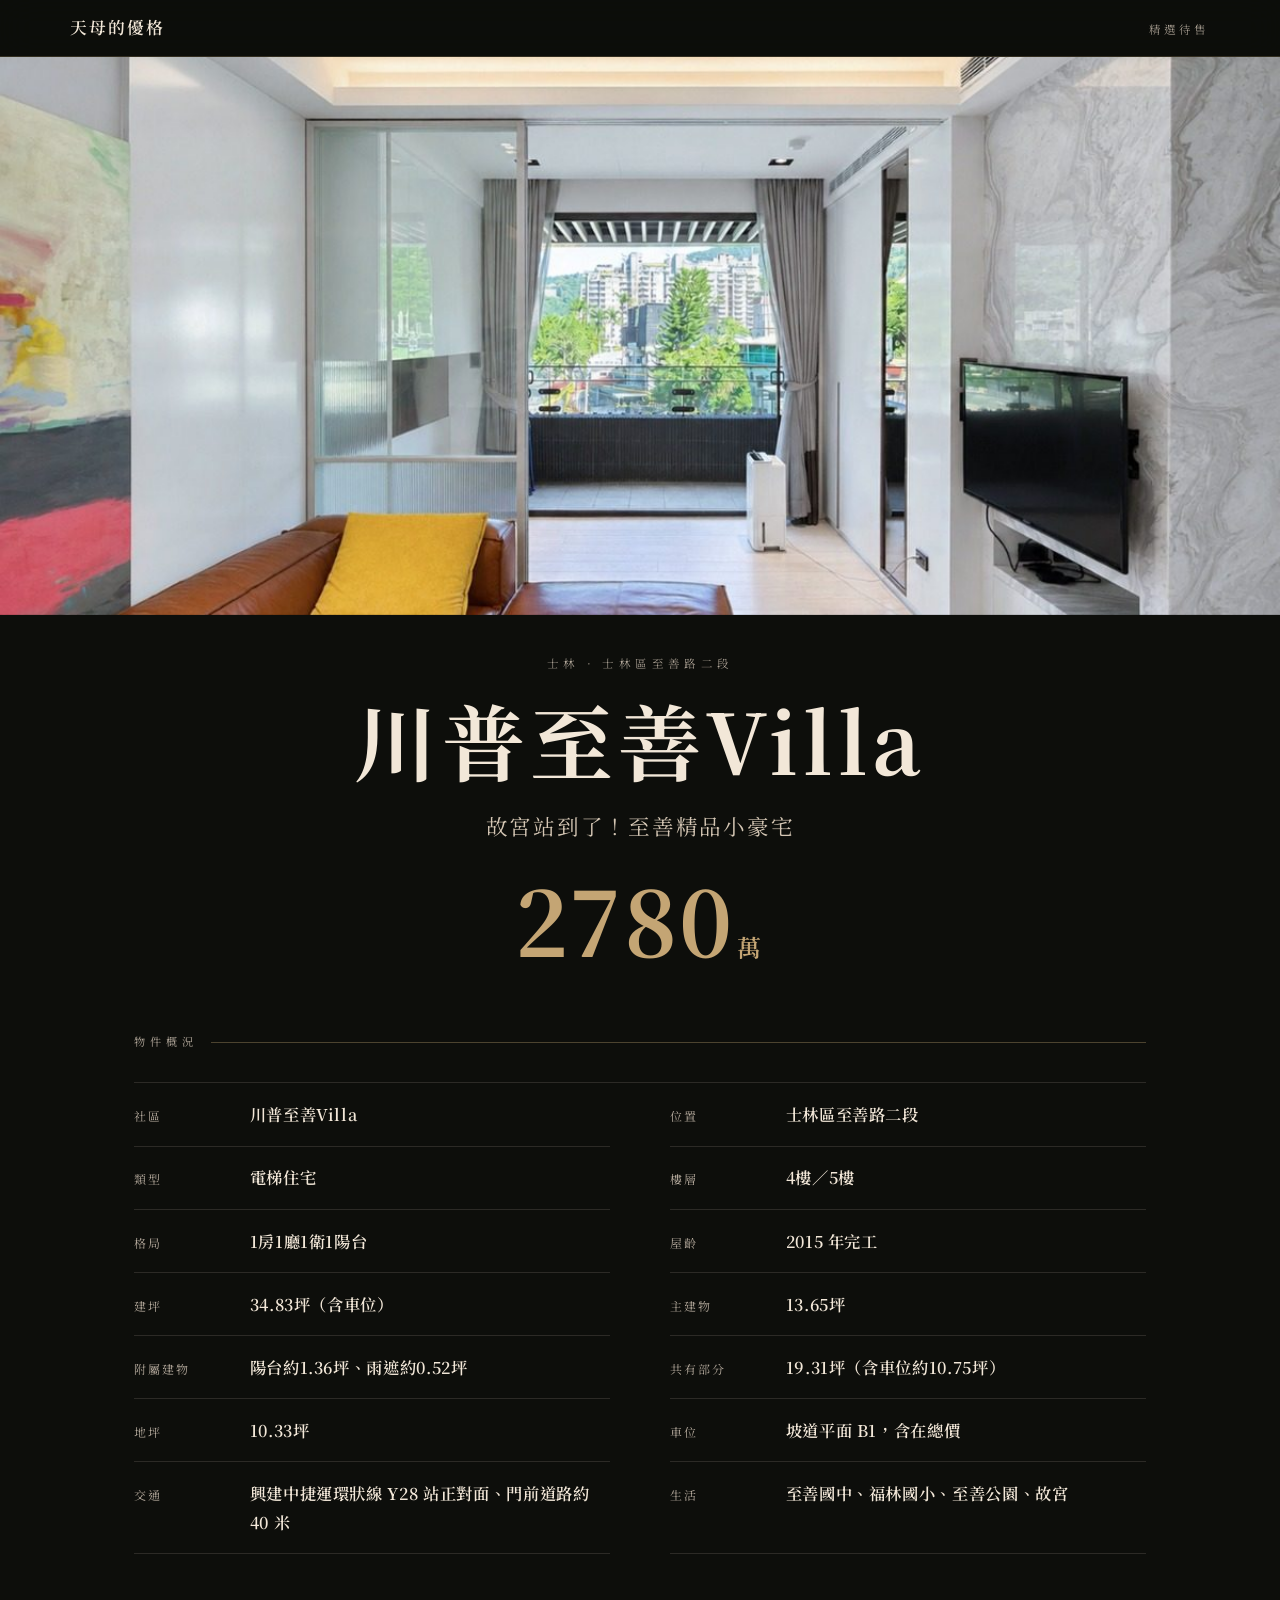
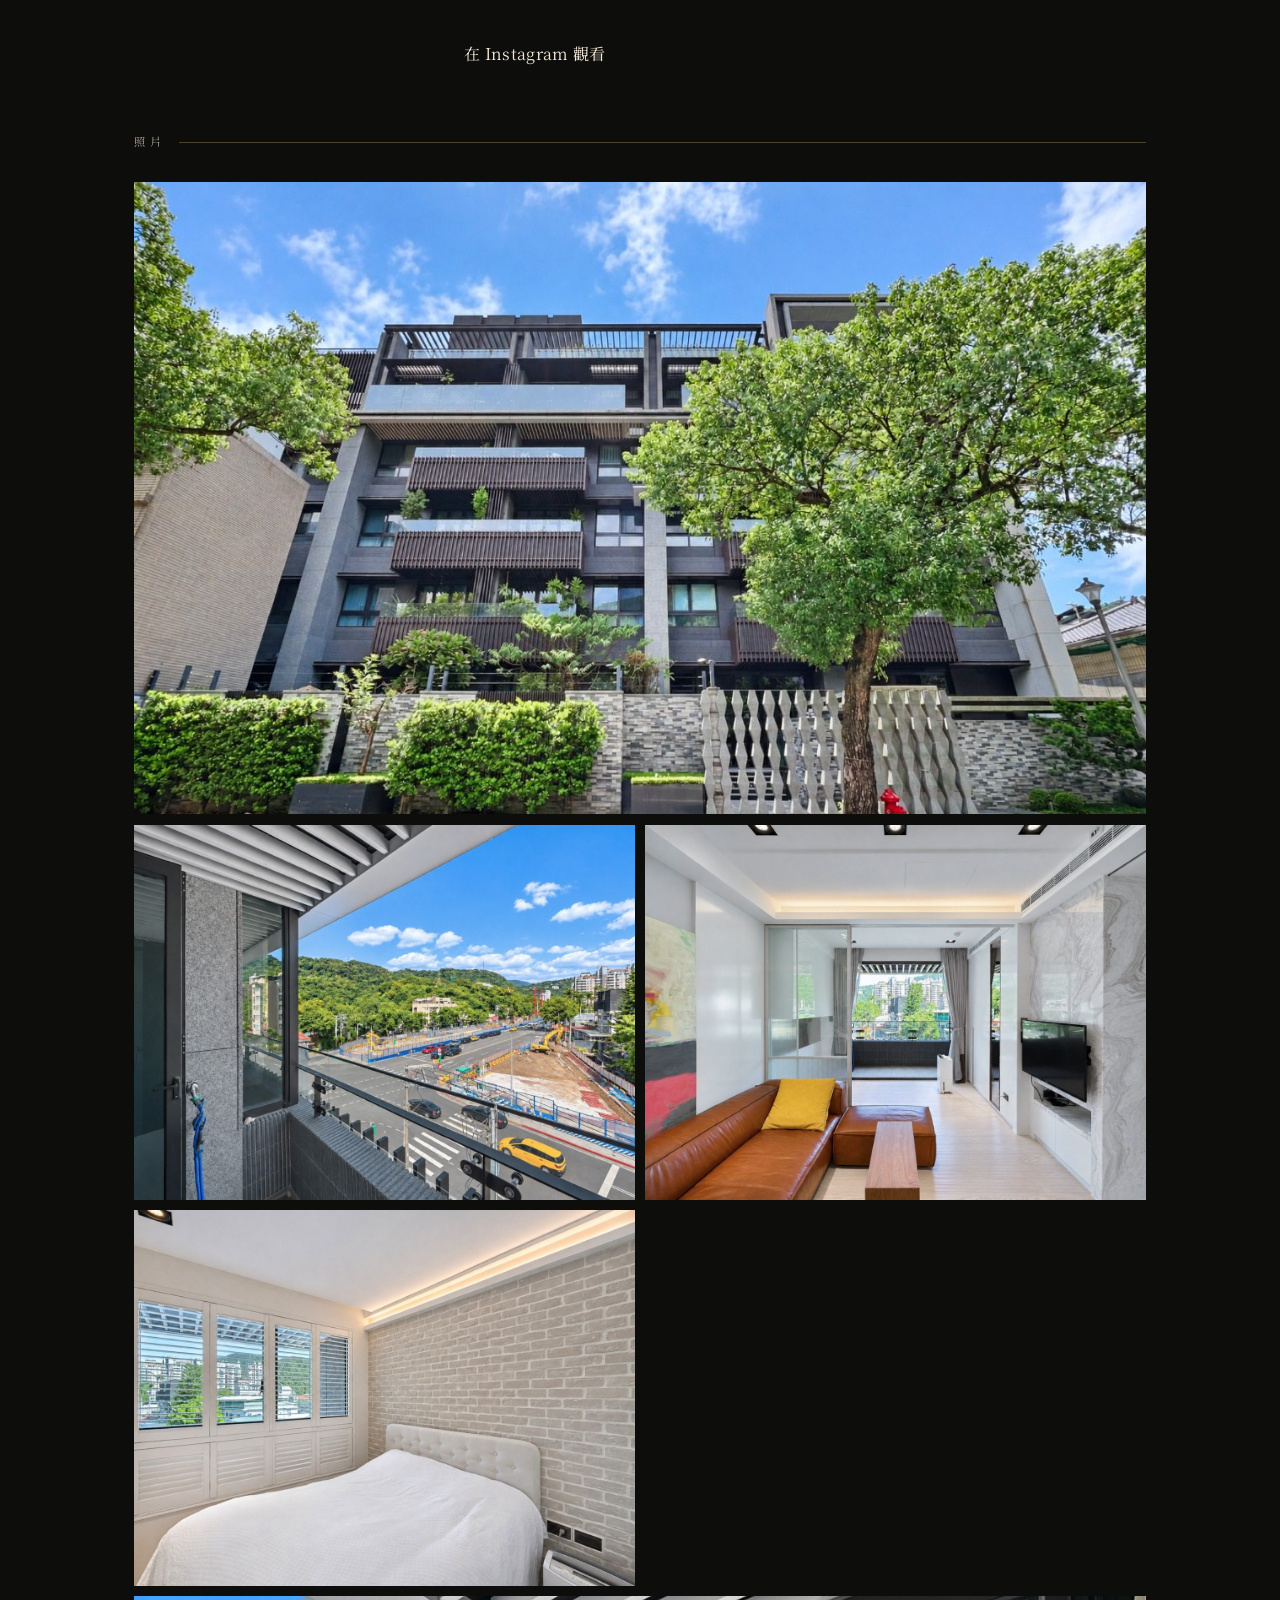
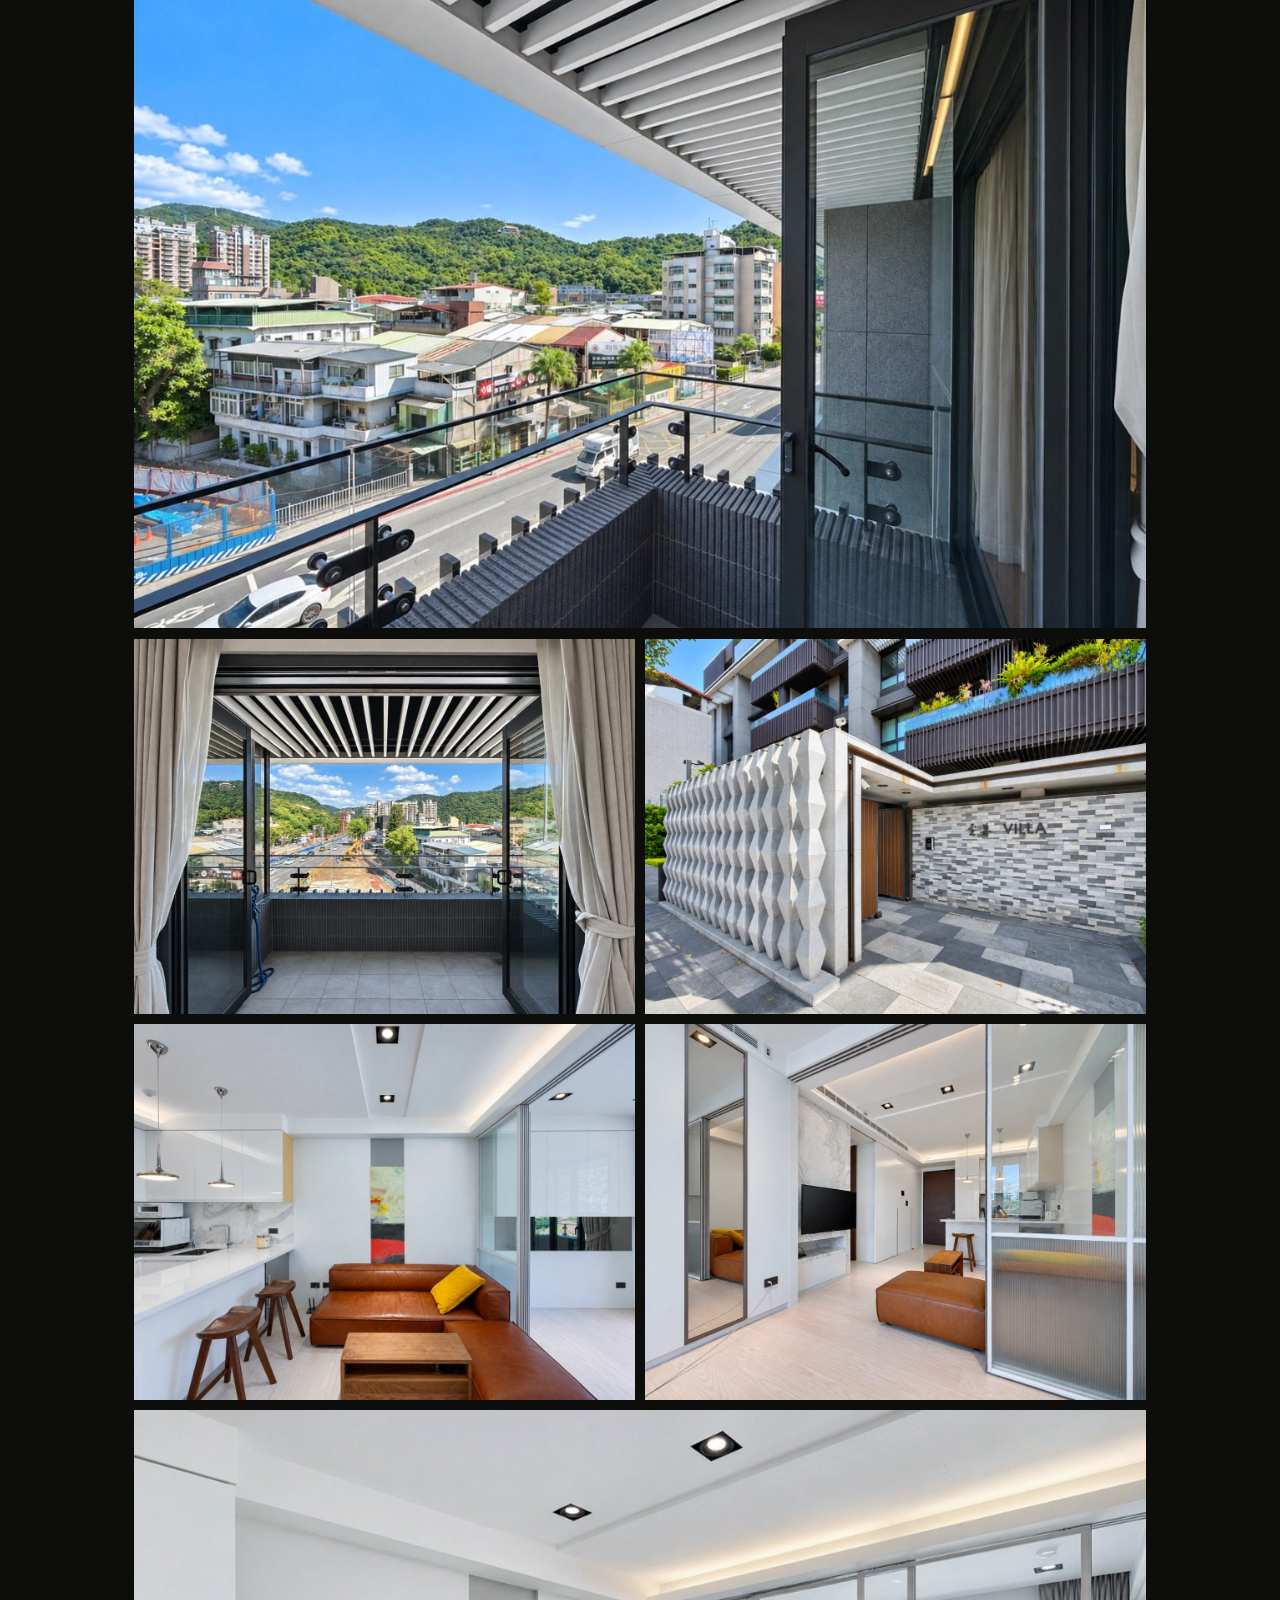
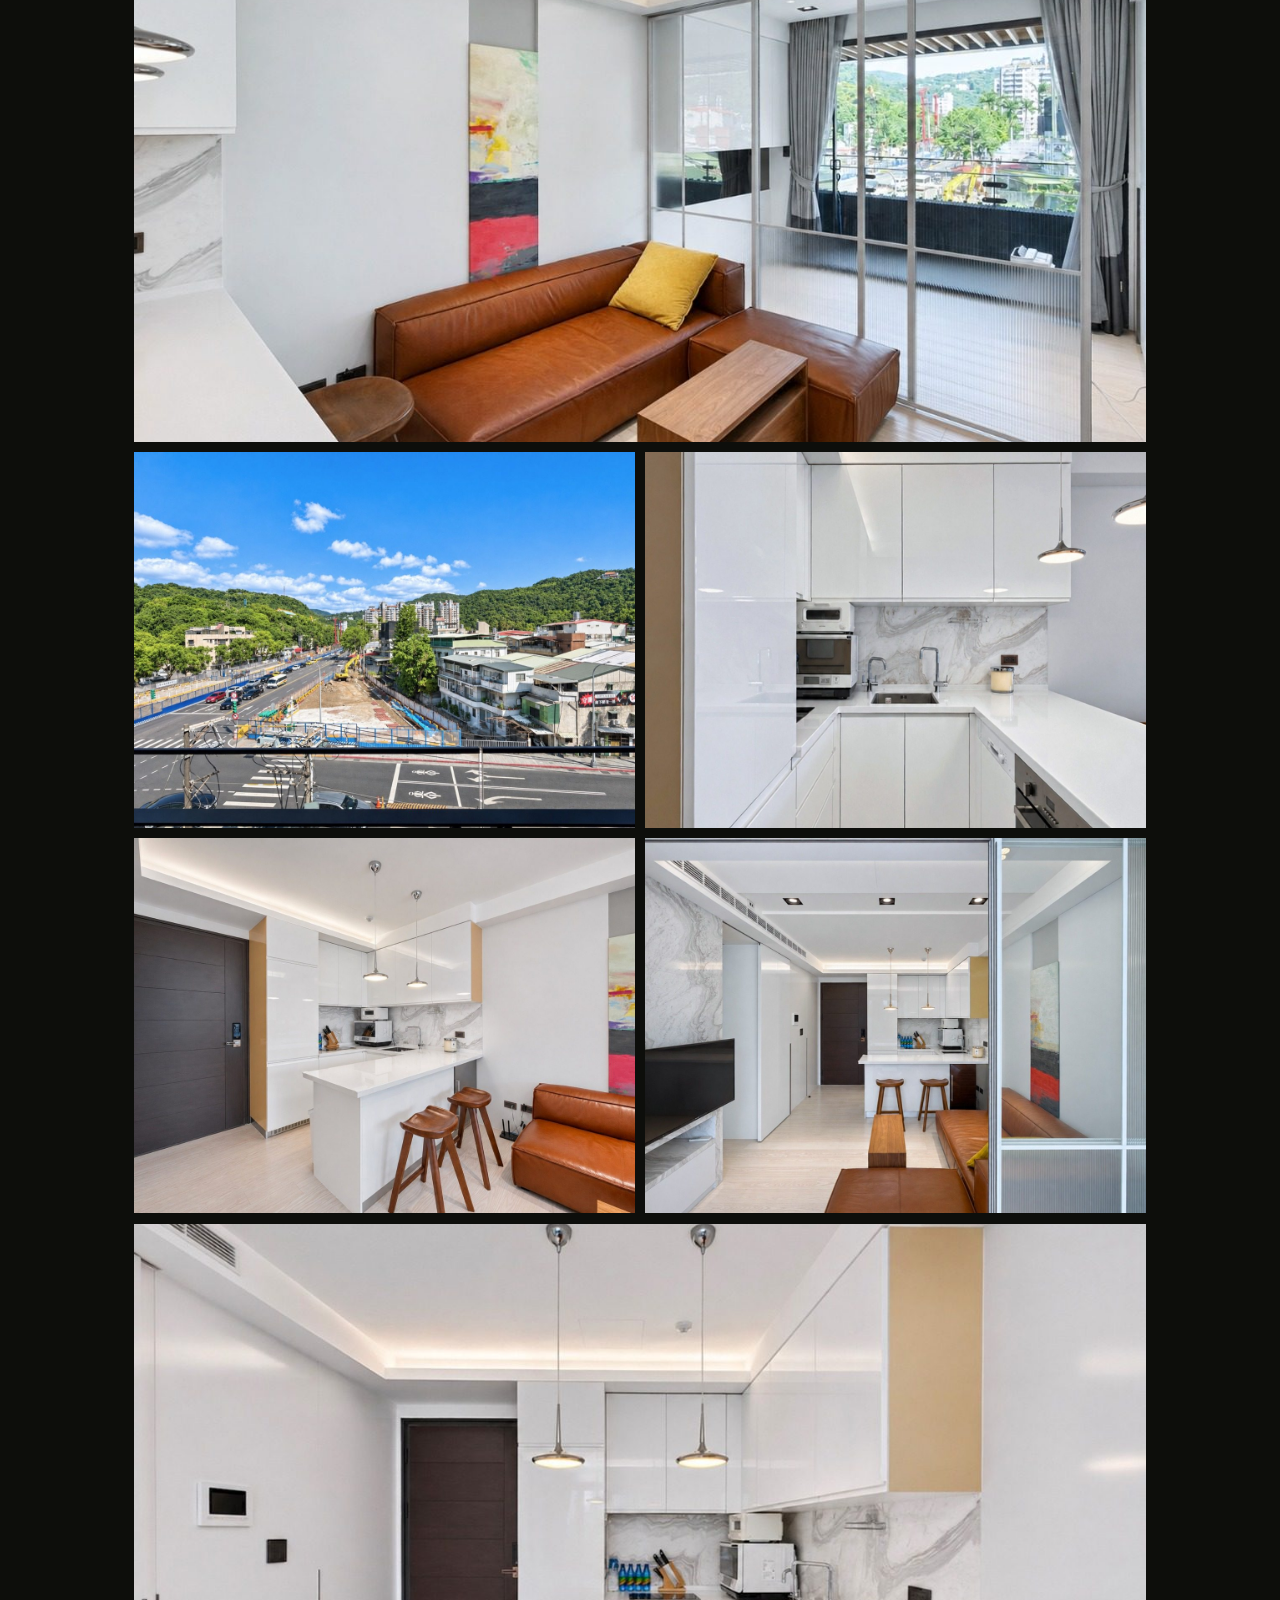
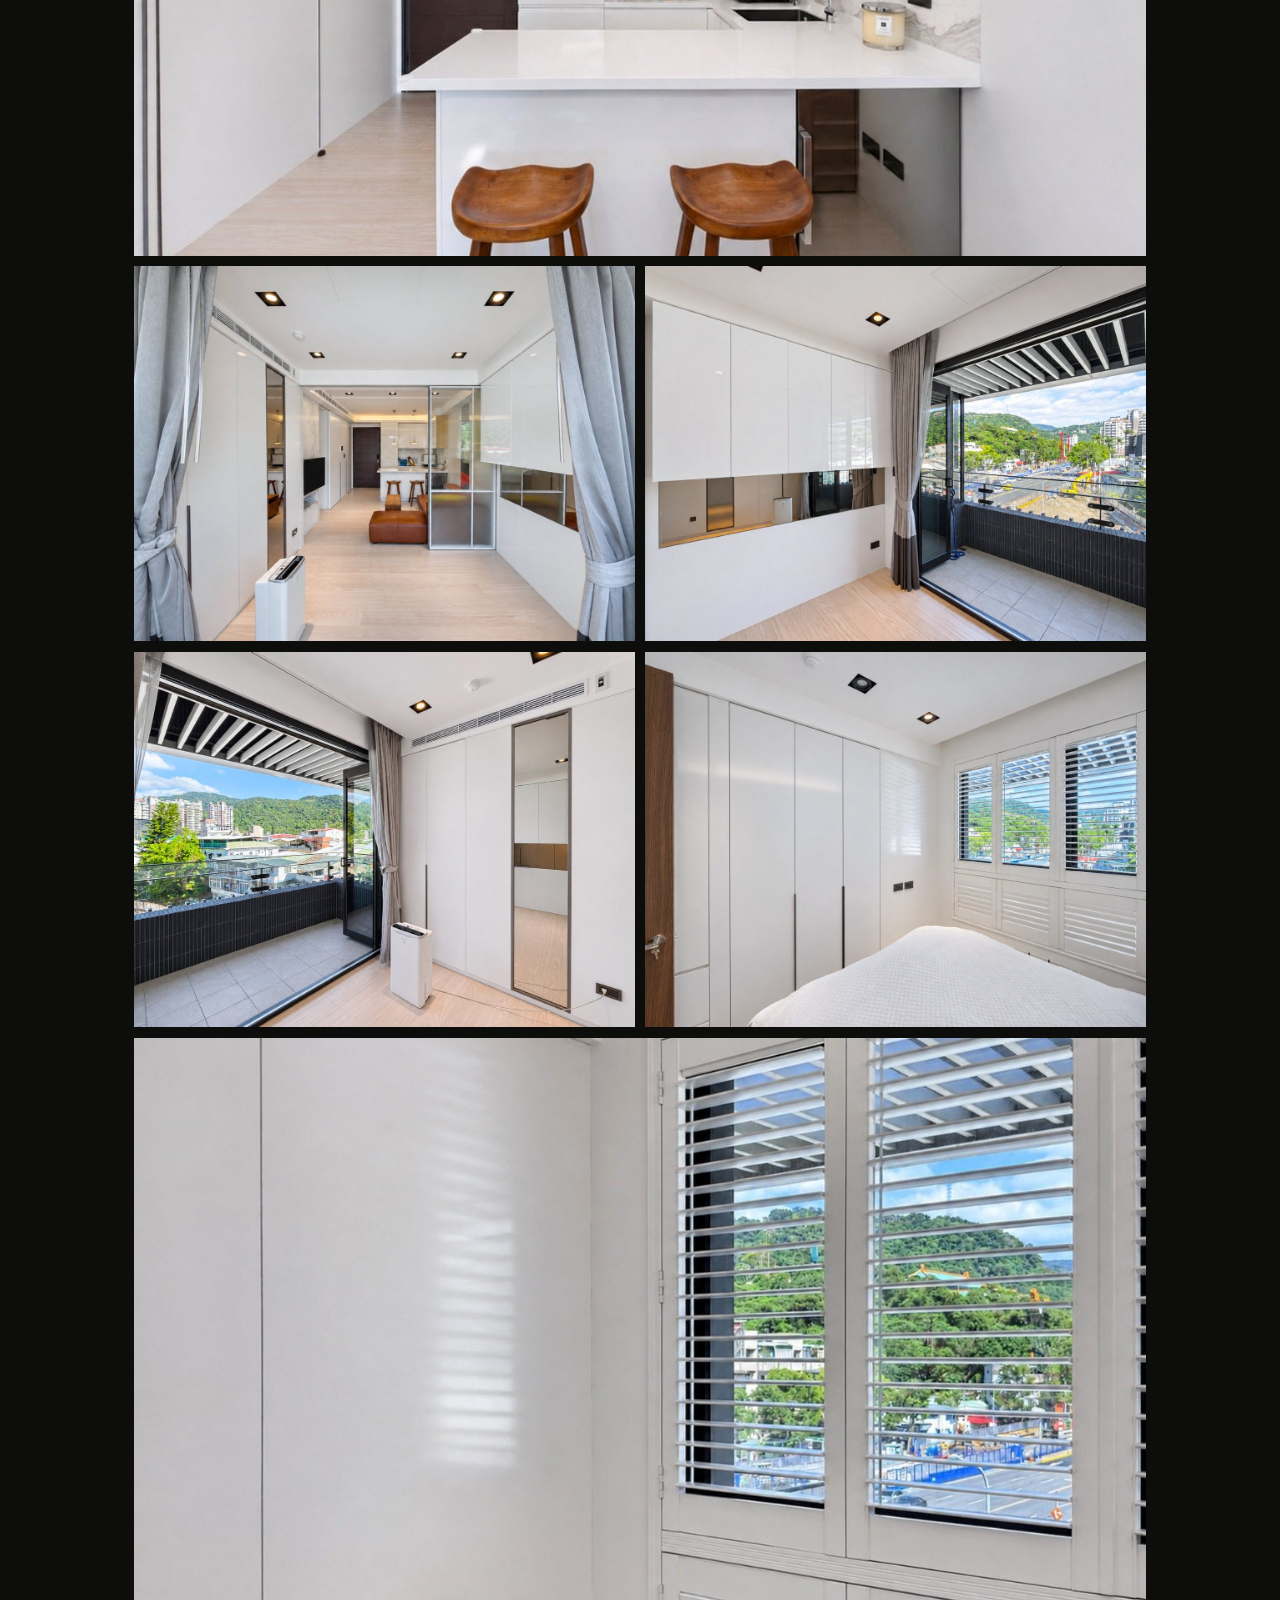
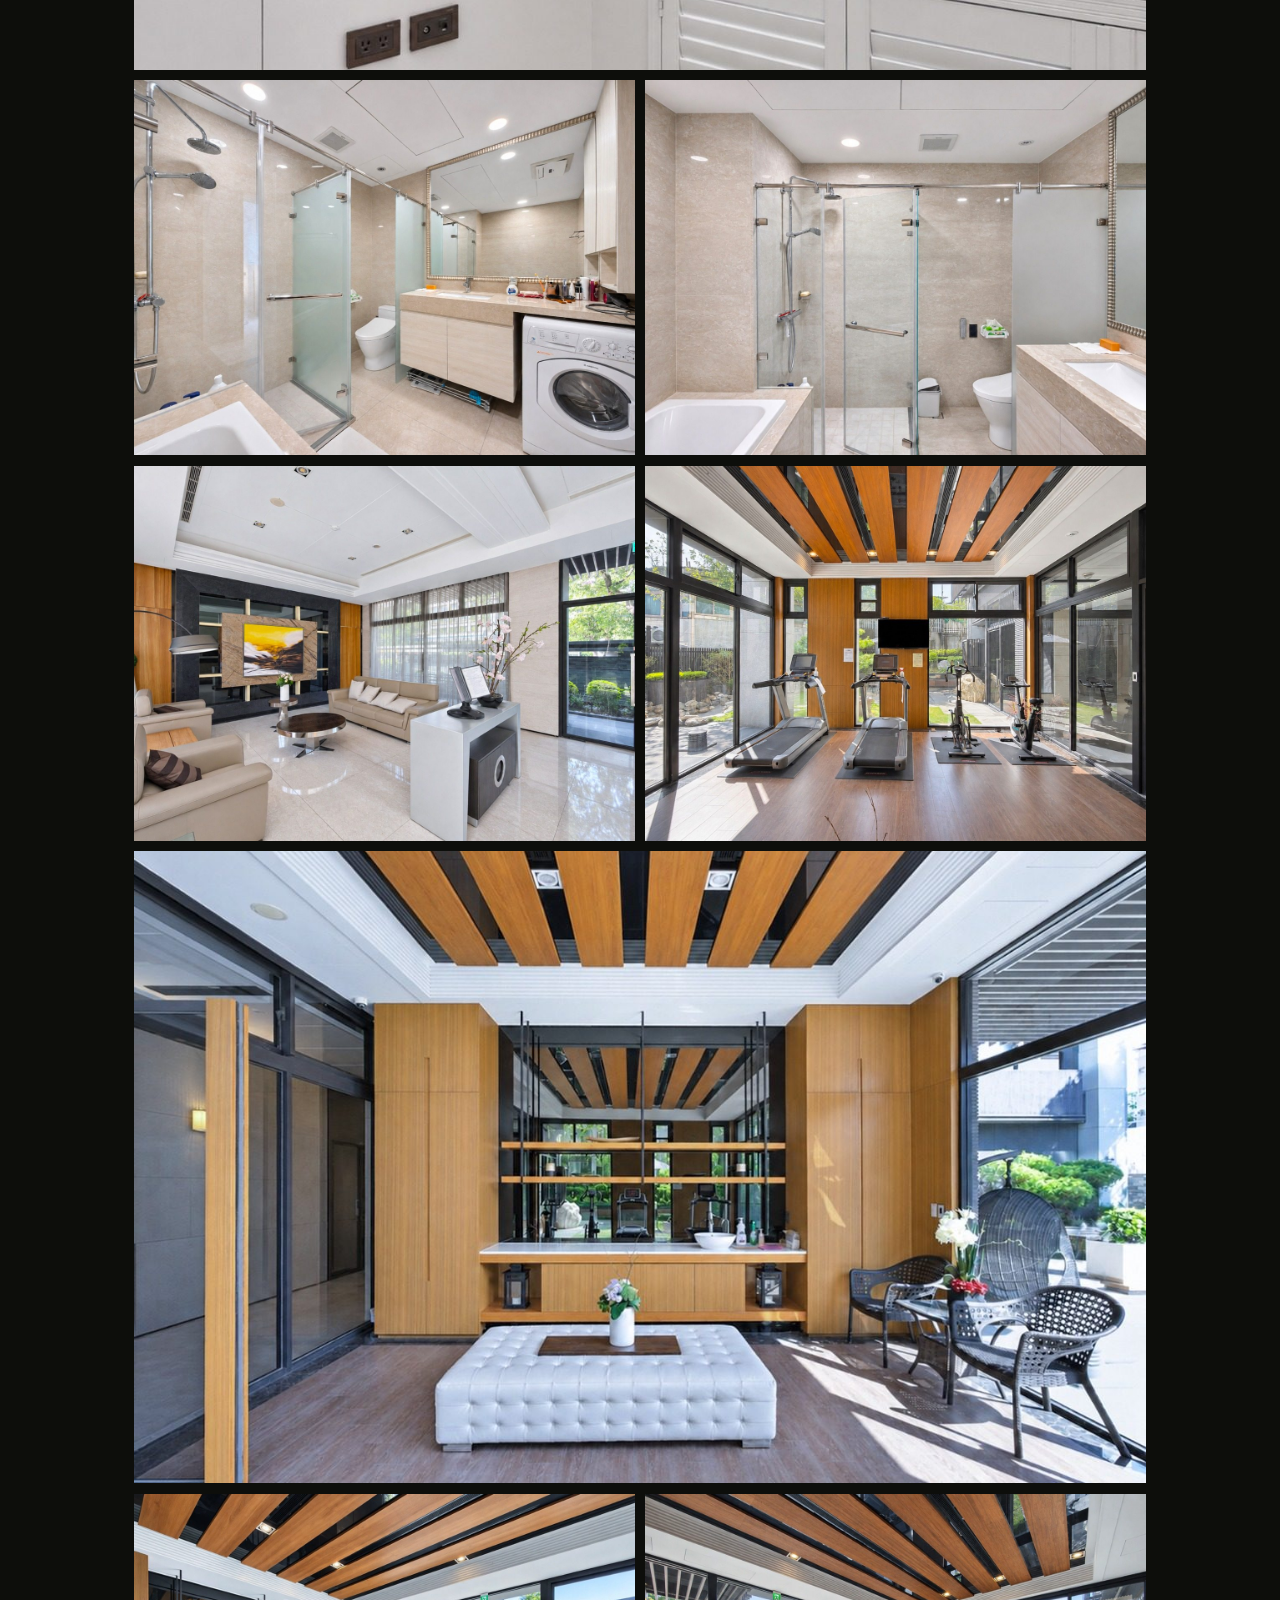
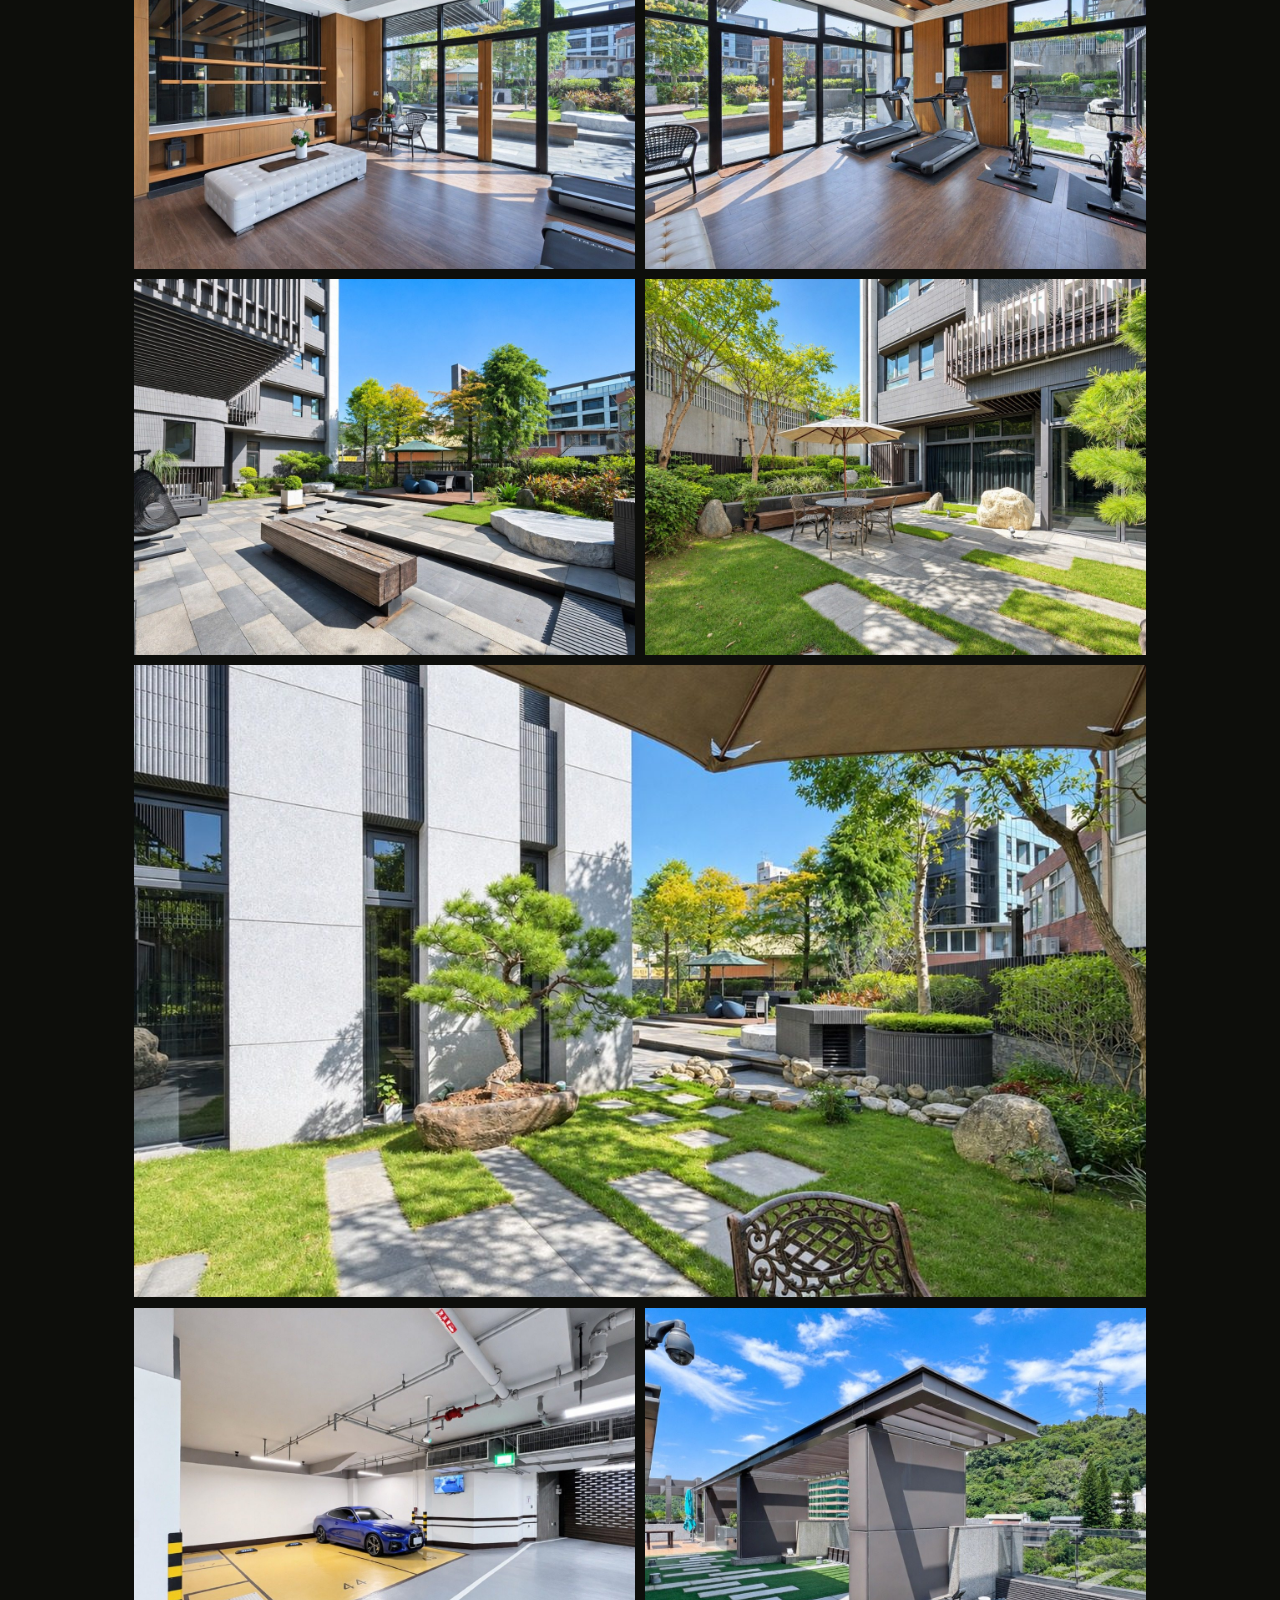
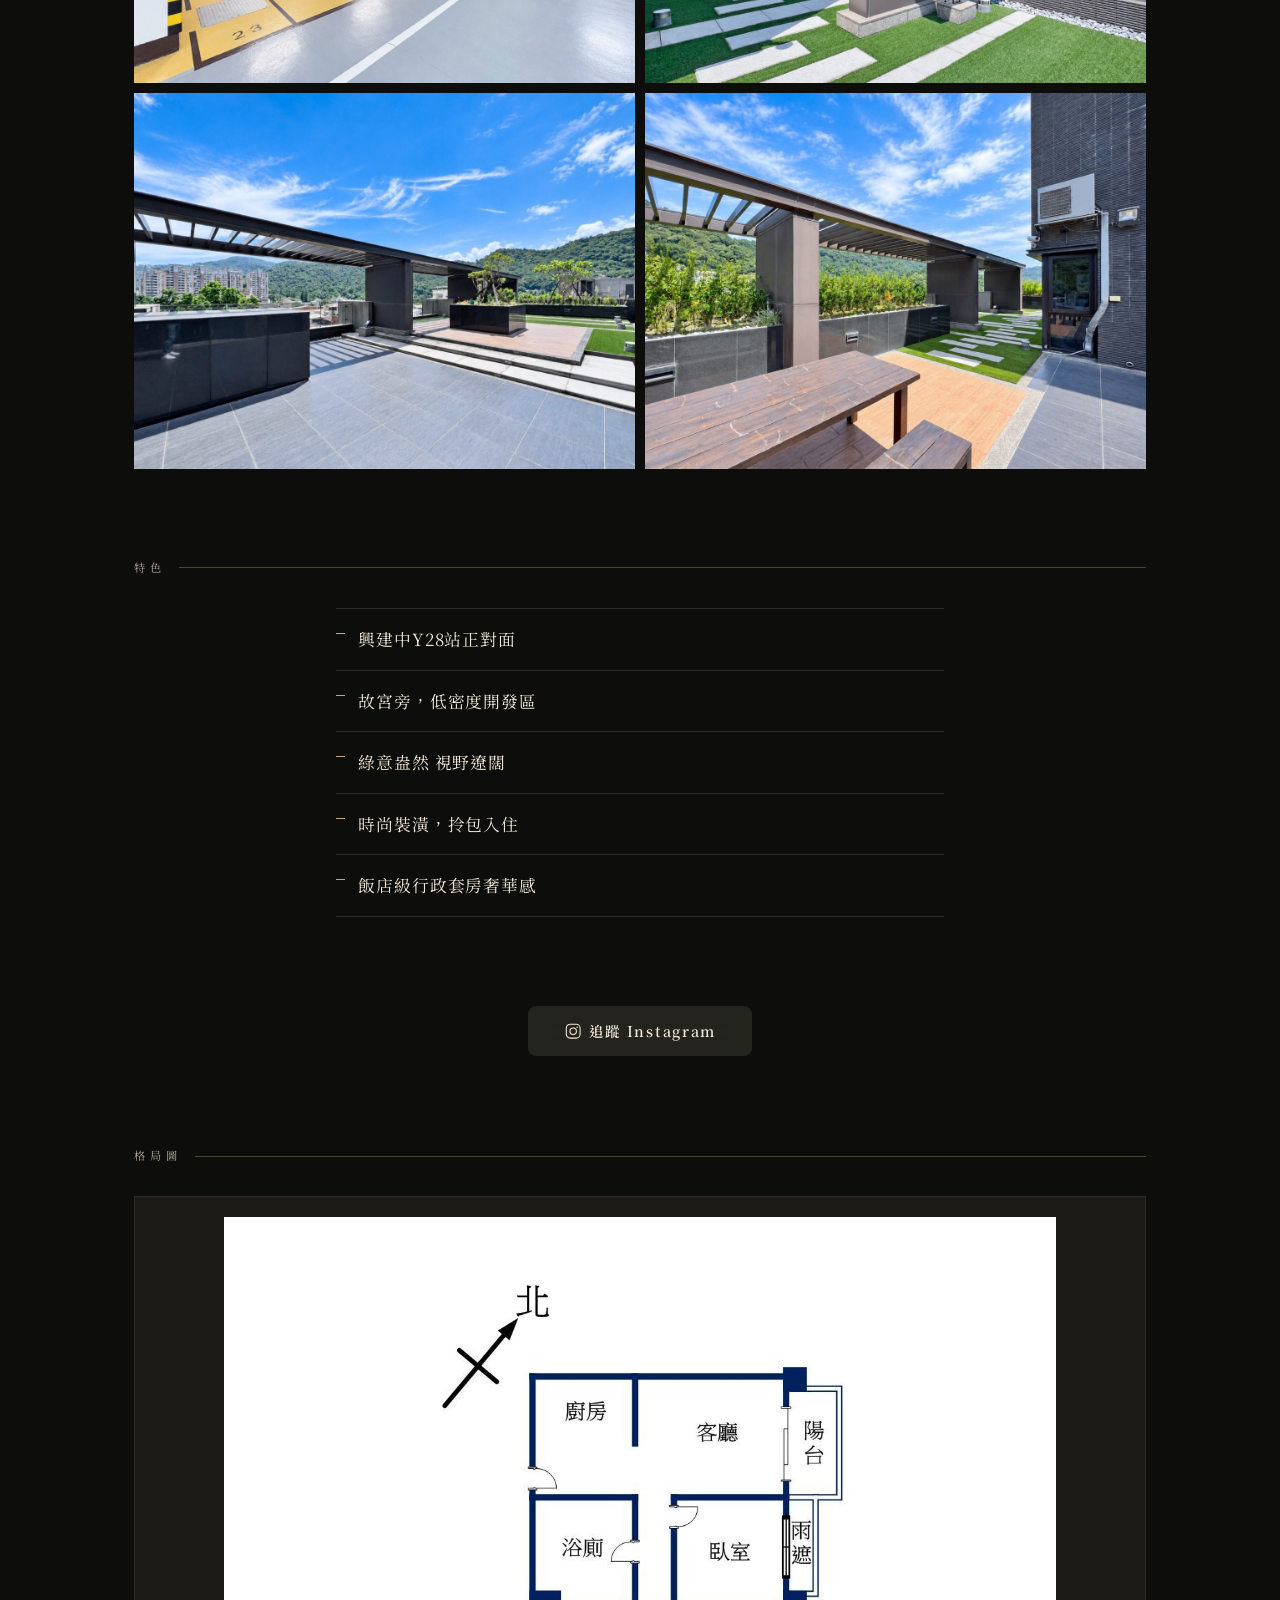
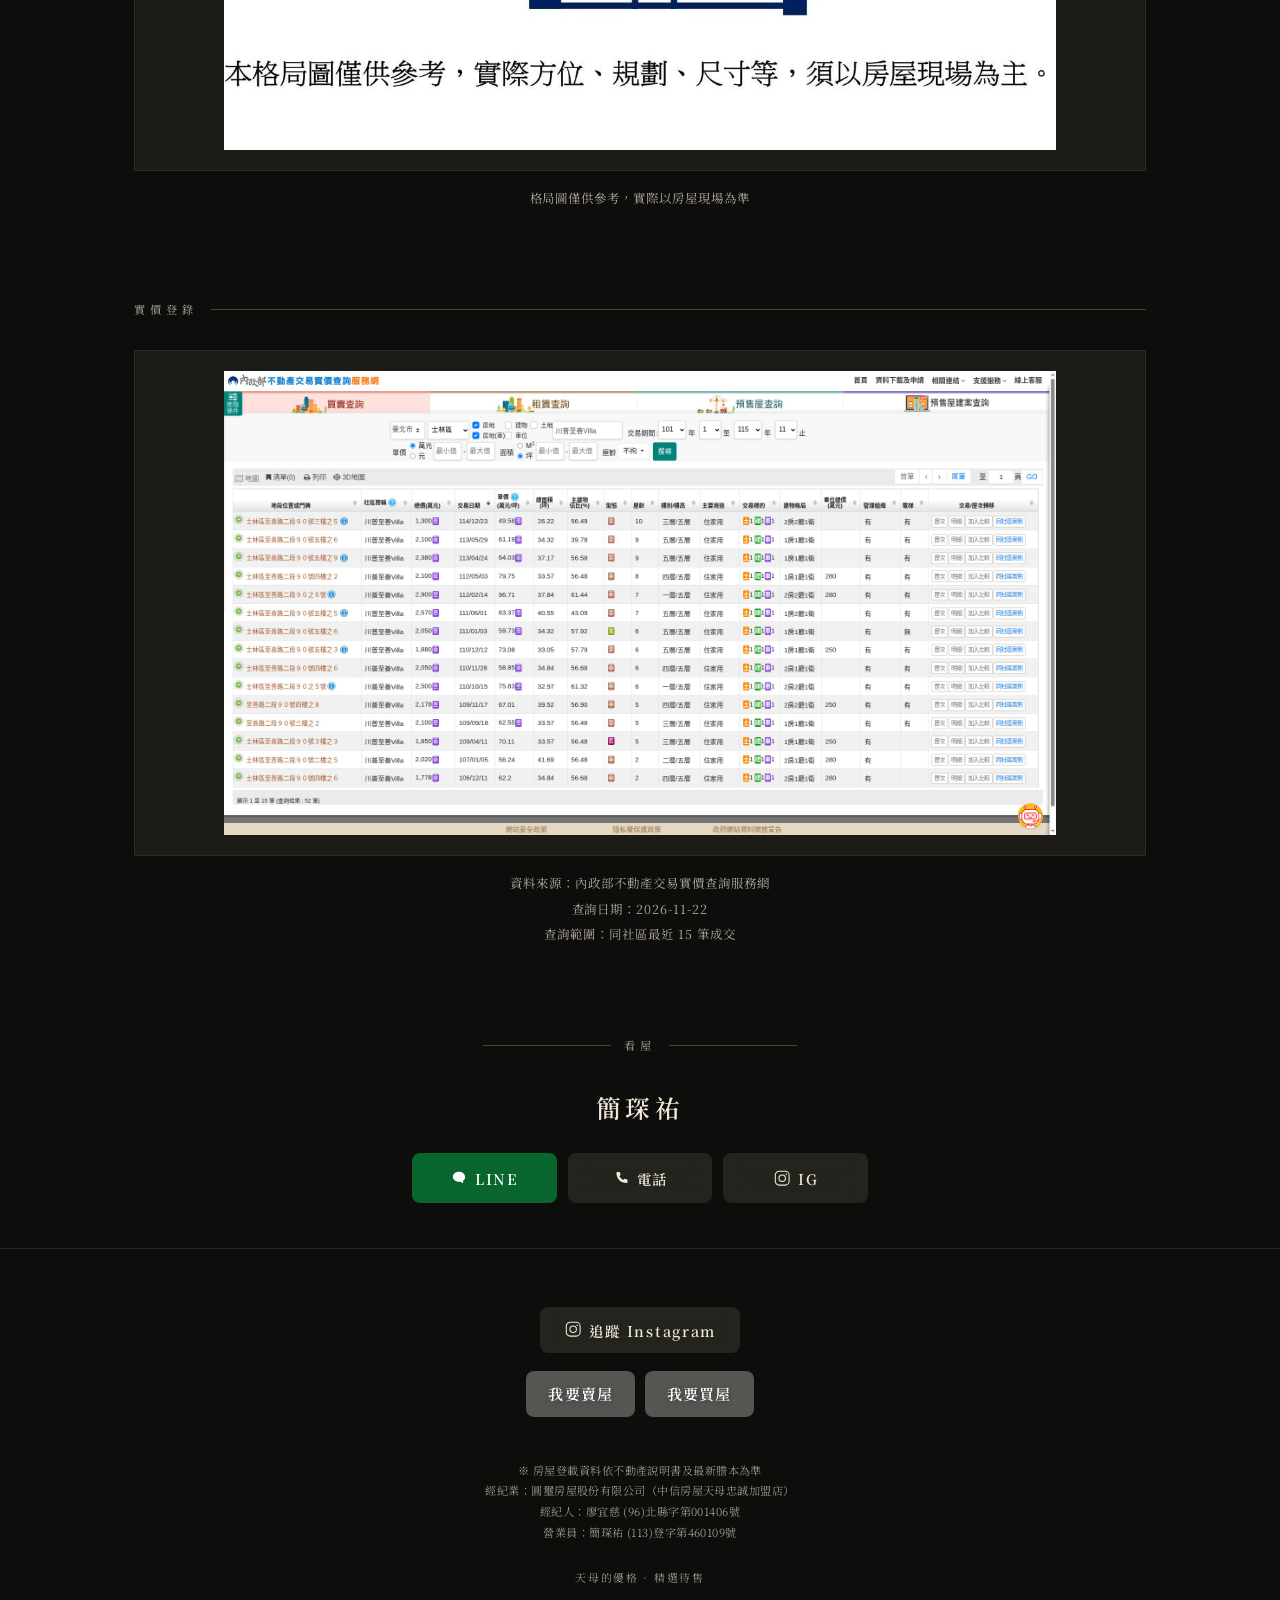
<file: listings/zhishan-villa/index.html>
<!DOCTYPE html>
<html lang="zh-Hant">
<head>
  <meta charset="utf-8">
  <meta name="viewport" content="width=device-width, initial-scale=1, viewport-fit=cover">
  <title>川普至善Villa｜天母的優格</title>
  <meta name="theme-color" content="#0d0e0b">
    <meta property="og:type" content="website">
  <meta property="og:title" content="川普至善Villa｜天母的優格">
  <meta name="twitter:card" content="summary_large_image">
  <meta name="description" content="士林區至善路二段 川普至善Villa 1房1廳1衛 開價2780萬 含車位">
  <meta property="og:description" content="士林區至善路二段 川普至善Villa 1房1廳1衛 開價2780萬 含車位">
  <meta property="og:image" content="https://lohateve.github.io/assets/images/listings/zhishan-villa/og.jpg">
  <meta name="twitter:image" content="https://lohateve.github.io/assets/images/listings/zhishan-villa/og.jpg">
  <link rel="canonical" href="https://lohateve.github.io/listings/zhishan-villa/">
  <meta property="og:url" content="https://lohateve.github.io/listings/zhishan-villa/">
  <link rel="icon" href="../../assets/icons/favicon.svg" type="image/svg+xml">
  <link rel="preconnect" href="https://fonts.googleapis.com">
  <link rel="preconnect" href="https://fonts.gstatic.com" crossorigin>
  <link href="https://fonts.googleapis.com/css2?family=Noto+Serif+TC:wght@300;400;600;700&display=swap" rel="stylesheet">
  <link rel="stylesheet" href="../../assets/css/style.css?v=8adf3fb4">
  <script src="../../assets/js/gallery.js" defer></script>
</head>
<body class="listing-page has-cta">
  <a class="skip" href="#main">跳到主要內容</a>
  <header class="site-header">
    <a class="wordmark" href="../../index.html">天母的優格</a>
    <span class="header-tag">精選待售</span>
  </header>
  <main id="main">
    <figure class="hero reveal"><a href="../../assets/images/listings/zhishan-villa/photo-03.jpg" data-gallery data-caption="客廳望向陽台與山景"><img src="../../assets/images/listings/zhishan-villa/photo-03.jpg" alt="客廳望向陽台與山景" width="1600" height="1066" fetchpriority="high"></a></figure>
    <section class="title-block reveal">
      <p class="eyebrow">士林 · 士林區至善路二段</p>
      <h1>川普至善Villa</h1>
      <p class="lead">故宮站到了！至善精品小豪宅</p>
      <p class="price"><span class="num">2780</span><span class="unit">萬</span></p>
    </section>
    <section class="section" id="specs">
      <h2 class="section-title">物件概況</h2>
      <dl class="specs-grid"><div><dt>社區</dt><dd>川普至善Villa</dd></div><div><dt>位置</dt><dd>士林區至善路二段</dd></div><div><dt>類型</dt><dd>電梯住宅</dd></div><div><dt>樓層</dt><dd>4樓／5樓</dd></div><div><dt>格局</dt><dd>1房1廳1衛1陽台</dd></div><div><dt>屋齡</dt><dd>2015 年完工</dd></div><div><dt>建坪</dt><dd>34.83坪（含車位）</dd></div><div><dt>主建物</dt><dd>13.65坪</dd></div><div><dt>附屬建物</dt><dd>陽台約1.36坪、雨遮約0.52坪</dd></div><div><dt>共有部分</dt><dd>19.31坪（含車位約10.75坪）</dd></div><div><dt>地坪</dt><dd>10.33坪</dd></div><div><dt>車位</dt><dd>坡道平面 B1，含在總價</dd></div><div><dt>交通</dt><dd>興建中捷運環狀線 Y28 站正對面、門前道路約 40 米</dd></div><div><dt>生活</dt><dd>至善國中、福林國小、至善公園、故宮</dd></div></dl>
    </section>
    <section class="section reel-section" id="video" aria-label="影片">
      <div class="reel-embed">
        <blockquote class="instagram-media" data-instgrm-permalink="https://www.instagram.com/reel/DgCmgfsspj4/" data-instgrm-version="14">
          <a href="https://www.instagram.com/reel/DgCmgfsspj4/" rel="noopener noreferrer" target="_blank">在 Instagram 觀看</a>
        </blockquote>
        <script async src="https://www.instagram.com/embed.js"></script>
      </div>
    </section>
    <section class="section" id="photos">
      <h2 class="section-title">照片</h2>
      <div class="gallery-grid">
        <a class="span-2 wide" href="../../assets/images/listings/zhishan-villa/photo-01.jpg" data-gallery data-caption="川普至善Villa 社區外觀"><img src="../../assets/images/listings/zhishan-villa/photo-01.jpg" alt="川普至善Villa 社區外觀" width="1600" height="1066" loading="eager"></a><a href="../../assets/images/listings/zhishan-villa/photo-02.jpg" data-gallery data-caption="陽台看出去的路景與山"><img src="../../assets/images/listings/zhishan-villa/photo-02.jpg" alt="陽台看出去的路景與山" width="1600" height="1066" loading="eager"></a><a href="../../assets/images/listings/zhishan-villa/photo-03.jpg" data-gallery data-caption="客廳望向陽台與山景"><img src="../../assets/images/listings/zhishan-villa/photo-03.jpg" alt="客廳望向陽台與山景" width="1600" height="1066" loading="lazy"></a><a href="../../assets/images/listings/zhishan-villa/photo-04.jpg" data-gallery data-caption="臥室"><img src="../../assets/images/listings/zhishan-villa/photo-04.jpg" alt="臥室" width="1600" height="1066" loading="lazy"></a><a class="span-2 wide" href="../../assets/images/listings/zhishan-villa/photo-05.jpg" data-gallery data-caption="陽台另一側的視野"><img src="../../assets/images/listings/zhishan-villa/photo-05.jpg" alt="陽台另一側的視野" width="1600" height="1066" loading="lazy"></a><a href="../../assets/images/listings/zhishan-villa/photo-06.jpg" data-gallery data-caption="從室內望向陽台與山"><img src="../../assets/images/listings/zhishan-villa/photo-06.jpg" alt="從室內望向陽台與山" width="1600" height="1066" loading="lazy"></a><a href="../../assets/images/listings/zhishan-villa/photo-07.jpg" data-gallery data-caption="社區入口 至善 VILLA"><img src="../../assets/images/listings/zhishan-villa/photo-07.jpg" alt="社區入口 至善 VILLA" width="1600" height="1066" loading="lazy"></a><a href="../../assets/images/listings/zhishan-villa/photo-08.jpg" data-gallery data-caption="客廳與開放式廚房"><img src="../../assets/images/listings/zhishan-villa/photo-08.jpg" alt="客廳與開放式廚房" width="1600" height="1066" loading="lazy"></a><a href="../../assets/images/listings/zhishan-villa/photo-09.jpg" data-gallery data-caption="從房間望向客廳與廚房"><img src="../../assets/images/listings/zhishan-villa/photo-09.jpg" alt="從房間望向客廳與廚房" width="1600" height="1066" loading="lazy"></a><a class="span-2 wide" href="../../assets/images/listings/zhishan-villa/photo-10.jpg" data-gallery data-caption="客廳與陽台"><img src="../../assets/images/listings/zhishan-villa/photo-10.jpg" alt="客廳與陽台" width="1600" height="1066" loading="lazy"></a><a href="../../assets/images/listings/zhishan-villa/photo-11.jpg" data-gallery data-caption="陽台正對的街景"><img src="../../assets/images/listings/zhishan-villa/photo-11.jpg" alt="陽台正對的街景" width="1600" height="1066" loading="lazy"></a><a href="../../assets/images/listings/zhishan-villa/photo-12.jpg" data-gallery data-caption="廚房"><img src="../../assets/images/listings/zhishan-villa/photo-12.jpg" alt="廚房" width="1600" height="1066" loading="lazy"></a><a href="../../assets/images/listings/zhishan-villa/photo-13.jpg" data-gallery data-caption="廚房中島與玄關"><img src="../../assets/images/listings/zhishan-villa/photo-13.jpg" alt="廚房中島與玄關" width="1600" height="1066" loading="lazy"></a><a href="../../assets/images/listings/zhishan-villa/photo-14.jpg" data-gallery data-caption="從客廳望向廚房"><img src="../../assets/images/listings/zhishan-villa/photo-14.jpg" alt="從客廳望向廚房" width="1600" height="1066" loading="lazy"></a><a class="span-2 wide" href="../../assets/images/listings/zhishan-villa/photo-15.jpg" data-gallery data-caption="廚房中島"><img src="../../assets/images/listings/zhishan-villa/photo-15.jpg" alt="廚房中島" width="1600" height="1066" loading="lazy"></a><a href="../../assets/images/listings/zhishan-villa/photo-16.jpg" data-gallery data-caption="從陽台望回室內"><img src="../../assets/images/listings/zhishan-villa/photo-16.jpg" alt="從陽台望回室內" width="1600" height="1066" loading="lazy"></a><a href="../../assets/images/listings/zhishan-villa/photo-17.jpg" data-gallery data-caption="房間望向陽台"><img src="../../assets/images/listings/zhishan-villa/photo-17.jpg" alt="房間望向陽台" width="1600" height="1066" loading="lazy"></a><a href="../../assets/images/listings/zhishan-villa/photo-18.jpg" data-gallery data-caption="房間與陽台"><img src="../../assets/images/listings/zhishan-villa/photo-18.jpg" alt="房間與陽台" width="1600" height="1066" loading="lazy"></a><a href="../../assets/images/listings/zhishan-villa/photo-19.jpg" data-gallery data-caption="臥室衣櫃與窗"><img src="../../assets/images/listings/zhishan-villa/photo-19.jpg" alt="臥室衣櫃與窗" width="1600" height="1066" loading="lazy"></a><a class="span-2 wide" href="../../assets/images/listings/zhishan-villa/photo-20.jpg" data-gallery data-caption="臥室窗景"><img src="../../assets/images/listings/zhishan-villa/photo-20.jpg" alt="臥室窗景" width="1600" height="1066" loading="lazy"></a><a href="../../assets/images/listings/zhishan-villa/photo-21.jpg" data-gallery data-caption="衛浴"><img src="../../assets/images/listings/zhishan-villa/photo-21.jpg" alt="衛浴" width="1600" height="1066" loading="lazy"></a><a href="../../assets/images/listings/zhishan-villa/photo-22.jpg" data-gallery data-caption="淋浴區"><img src="../../assets/images/listings/zhishan-villa/photo-22.jpg" alt="淋浴區" width="1600" height="1066" loading="lazy"></a><a href="../../assets/images/listings/zhishan-villa/photo-23.jpg" data-gallery data-caption="社區大廳"><img src="../../assets/images/listings/zhishan-villa/photo-23.jpg" alt="社區大廳" width="1600" height="1066" loading="lazy"></a><a href="../../assets/images/listings/zhishan-villa/photo-24.jpg" data-gallery data-caption="健身室"><img src="../../assets/images/listings/zhishan-villa/photo-24.jpg" alt="健身室" width="1600" height="1066" loading="lazy"></a><a class="span-2 wide" href="../../assets/images/listings/zhishan-villa/photo-25.jpg" data-gallery data-caption="公設交誼空間"><img src="../../assets/images/listings/zhishan-villa/photo-25.jpg" alt="公設交誼空間" width="1600" height="1066" loading="lazy"></a><a href="../../assets/images/listings/zhishan-villa/photo-26.jpg" data-gallery data-caption="公設與中庭"><img src="../../assets/images/listings/zhishan-villa/photo-26.jpg" alt="公設與中庭" width="1600" height="1066" loading="lazy"></a><a href="../../assets/images/listings/zhishan-villa/photo-27.jpg" data-gallery data-caption="健身室另一角度"><img src="../../assets/images/listings/zhishan-villa/photo-27.jpg" alt="健身室另一角度" width="1600" height="1066" loading="lazy"></a><a href="../../assets/images/listings/zhishan-villa/photo-28.jpg" data-gallery data-caption="中庭"><img src="../../assets/images/listings/zhishan-villa/photo-28.jpg" alt="中庭" width="1600" height="1066" loading="lazy"></a><a href="../../assets/images/listings/zhishan-villa/photo-29.jpg" data-gallery data-caption="中庭座位"><img src="../../assets/images/listings/zhishan-villa/photo-29.jpg" alt="中庭座位" width="1600" height="1066" loading="lazy"></a><a class="span-2 wide" href="../../assets/images/listings/zhishan-villa/photo-30.jpg" data-gallery data-caption="中庭植栽"><img src="../../assets/images/listings/zhishan-villa/photo-30.jpg" alt="中庭植栽" width="1600" height="1066" loading="lazy"></a><a href="../../assets/images/listings/zhishan-villa/photo-31.jpg" data-gallery data-caption="地下停車場坡道平面車位"><img src="../../assets/images/listings/zhishan-villa/photo-31.jpg" alt="地下停車場坡道平面車位" width="1600" height="1066" loading="lazy"></a><a href="../../assets/images/listings/zhishan-villa/photo-32.jpg" data-gallery data-caption="屋頂公共空間"><img src="../../assets/images/listings/zhishan-villa/photo-32.jpg" alt="屋頂公共空間" width="1600" height="1066" loading="lazy"></a><a href="../../assets/images/listings/zhishan-villa/photo-33.jpg" data-gallery data-caption="屋頂平台"><img src="../../assets/images/listings/zhishan-villa/photo-33.jpg" alt="屋頂平台" width="1600" height="1066" loading="lazy"></a><a href="../../assets/images/listings/zhishan-villa/photo-34.jpg" data-gallery data-caption="屋頂休憩區"><img src="../../assets/images/listings/zhishan-villa/photo-34.jpg" alt="屋頂休憩區" width="1600" height="1066" loading="lazy"></a>
      </div>
    </section>
    <section class="section" id="features">
      <h2 class="section-title">特色</h2>
      <ul class="feature-list"><li>興建中Y28站正對面</li><li>故宮旁，低密度開發區</li><li>綠意盎然 視野遼闊</li><li>時尚裝潢，拎包入住</li><li>飯店級行政套房奢華感</li></ul>
    </section>
    <section class="section ig-cta ig-cta-mid" id="instagram-follow" aria-label="追蹤 Instagram">
      <a class="btn btn-ig-follow" href="https://www.instagram.com/TMD_yogurt/" rel="noopener noreferrer" target="_blank"><svg class="ig-icon" viewBox="0 0 24 24" aria-hidden="true">
  <rect x="3" y="3" width="18" height="18" rx="5" fill="none" stroke="currentColor" stroke-width="1.4"/>
  <circle cx="12" cy="12" r="4.2" fill="none" stroke="currentColor" stroke-width="1.4"/>
  <circle cx="17.2" cy="6.8" r="1" fill="currentColor"/>
</svg><span>追蹤 Instagram</span></a>
    </section>
    <section class="section" id="floorplan">
      <h2 class="section-title">格局圖</h2>
      <div class="floorplan-frame"><a href="../../assets/images/listings/zhishan-villa/plan-01.jpg" data-gallery data-caption="格局圖，僅供參考，實際以房屋現場為準"><img src="../../assets/images/listings/zhishan-villa/plan-01.jpg" alt="格局圖，僅供參考，實際以房屋現場為準" width="1400" height="1000" loading="lazy"></a></div>
      <p class="caption">格局圖僅供參考，實際以房屋現場為準</p>
    </section>
    <section class="section" id="registry">
      <h2 class="section-title">實價登錄</h2>
      <div class="registry-grid"><a href="../../assets/images/listings/zhishan-villa/actual-price-01.jpg" data-gallery data-caption="川普至善Villa 實價登錄列表 第1至15筆"><img src="../../assets/images/listings/zhishan-villa/actual-price-01.jpg" alt="川普至善Villa 實價登錄列表 第1至15筆" loading="lazy"></a></div>
      <p class="registry-note">資料來源：內政部不動產交易實價查詢服務網</p>
      <p class="registry-note">查詢日期：2026-11-22</p>
      <p class="registry-note">查詢範圍：同社區最近 15 筆成交</p>
    </section>
    <section class="section contact" id="contact">
      <h2 class="section-title">看屋</h2>
      <p class="agent-name">簡琛祐</p>
      <div class="contact-actions cols-3">
        <a class="btn btn-line" href="https://line.me/ti/p/G1rRvflCQE" rel="noopener noreferrer" target="_blank"><svg viewBox="0 0 24 24" aria-hidden="true"><path fill="currentColor" d="M19.7 10.1c0-3.6-3.6-6.5-8-6.5s-8 2.9-8 6.5 3.6 6.5 8 6.5c.5 0 1 0 1.5-.1l3.4 1.9c.2.1.5 0 .5-.3v-2.5c1.6-1.2 2.6-2.9 2.6-5z"/></svg><span>LINE</span></a><a class="btn btn-solid" href="tel:+886916601973"><svg viewBox="0 0 24 24" aria-hidden="true"><path fill="currentColor" d="M7.1 3.8h2.2c.6 0 1.1.4 1.2.9l.6 2.2c.1.5 0 1-.4 1.4l-1.1 1.1a12.2 12.2 0 0 0 5 5l1.1-1.1c.4-.4.9-.5 1.4-.4l2.2.6c.5.1.9.6.9 1.2v2.2c0 .7-.6 1.3-1.3 1.3C11.4 18.2 5.8 12.6 5.8 5.1c0-.7.6-1.3 1.3-1.3z"/></svg><span>電話</span></a><a class="btn btn-ghost" href="https://ig.me/m/TMD_yogurt" rel="noopener noreferrer" target="_blank"><svg class="ig-icon" viewBox="0 0 24 24" aria-hidden="true">
  <rect x="3" y="3" width="18" height="18" rx="5" fill="none" stroke="currentColor" stroke-width="1.4"/>
  <circle cx="12" cy="12" r="4.2" fill="none" stroke="currentColor" stroke-width="1.4"/>
  <circle cx="17.2" cy="6.8" r="1" fill="currentColor"/>
</svg><span>IG</span></a>
      </div>
    </section>
    <div class="cta-bar cols-3"><div class="inner"><a class="btn btn-line" href="https://line.me/ti/p/G1rRvflCQE" rel="noopener noreferrer" target="_blank"><svg viewBox="0 0 24 24" aria-hidden="true"><path fill="currentColor" d="M19.7 10.1c0-3.6-3.6-6.5-8-6.5s-8 2.9-8 6.5 3.6 6.5 8 6.5c.5 0 1 0 1.5-.1l3.4 1.9c.2.1.5 0 .5-.3v-2.5c1.6-1.2 2.6-2.9 2.6-5z"/></svg><span>LINE</span></a><a class="btn btn-solid" href="tel:+886916601973"><svg viewBox="0 0 24 24" aria-hidden="true"><path fill="currentColor" d="M7.1 3.8h2.2c.6 0 1.1.4 1.2.9l.6 2.2c.1.5 0 1-.4 1.4l-1.1 1.1a12.2 12.2 0 0 0 5 5l1.1-1.1c.4-.4.9-.5 1.4-.4l2.2.6c.5.1.9.6.9 1.2v2.2c0 .7-.6 1.3-1.3 1.3C11.4 18.2 5.8 12.6 5.8 5.1c0-.7.6-1.3 1.3-1.3z"/></svg><span>電話</span></a><a class="btn btn-ghost" href="https://ig.me/m/TMD_yogurt" rel="noopener noreferrer" target="_blank"><svg class="ig-icon" viewBox="0 0 24 24" aria-hidden="true">
  <rect x="3" y="3" width="18" height="18" rx="5" fill="none" stroke="currentColor" stroke-width="1.4"/>
  <circle cx="12" cy="12" r="4.2" fill="none" stroke="currentColor" stroke-width="1.4"/>
  <circle cx="17.2" cy="6.8" r="1" fill="currentColor"/>
</svg><span>IG</span></a></div></div>
  </main>

  <footer class="site-footer">
    <div class="ig-cta ig-cta-footer">
      <a class="btn btn-ig-follow" href="https://www.instagram.com/TMD_yogurt/" rel="noopener noreferrer" target="_blank"><svg class="ig-icon" viewBox="0 0 24 24" aria-hidden="true">
  <rect x="3" y="3" width="18" height="18" rx="5" fill="none" stroke="currentColor" stroke-width="1.4"/>
  <circle cx="12" cy="12" r="4.2" fill="none" stroke="currentColor" stroke-width="1.4"/>
  <circle cx="17.2" cy="6.8" r="1" fill="currentColor"/>
</svg><span>追蹤 Instagram</span></a>
    </div>

    <nav class="form-actions cols-2 form-actions-footer" aria-label="我要賣屋與我要買屋">
      <a class="btn btn-ghost" href="https://docs.google.com/forms/d/e/1FAIpQLSfgd1Gr5Ier1Zw3FLSIcCSLkbBQtFWSE0MMMrSNYqtbVR_wrg/viewform" rel="noopener noreferrer" target="_blank">我要賣屋</a><a class="btn btn-ghost" href="https://docs.google.com/forms/d/e/1FAIpQLSfwgAmoFwXzCyb_sa5NgNKXgEsrNvfC2p3hT3B3Zudo0klbyQ/viewform" rel="noopener noreferrer" target="_blank">我要買屋</a>
    </nav>

    <div class="legal">
      <p>※ 房屋登載資料依不動產說明書及最新謄本為準</p>
<p>經紀業：圓璽房屋股份有限公司（中信房屋天母忠誠加盟店）</p>
<p>經紀人：廖宜慈 (96)北縣字第001406號</p>
<p>營業員：簡琛祐 (113)登字第460109號</p>
    </div>
    <p class="copyright">天母的優格 · 精選待售</p>
  </footer>
</body>
</html>
</file>
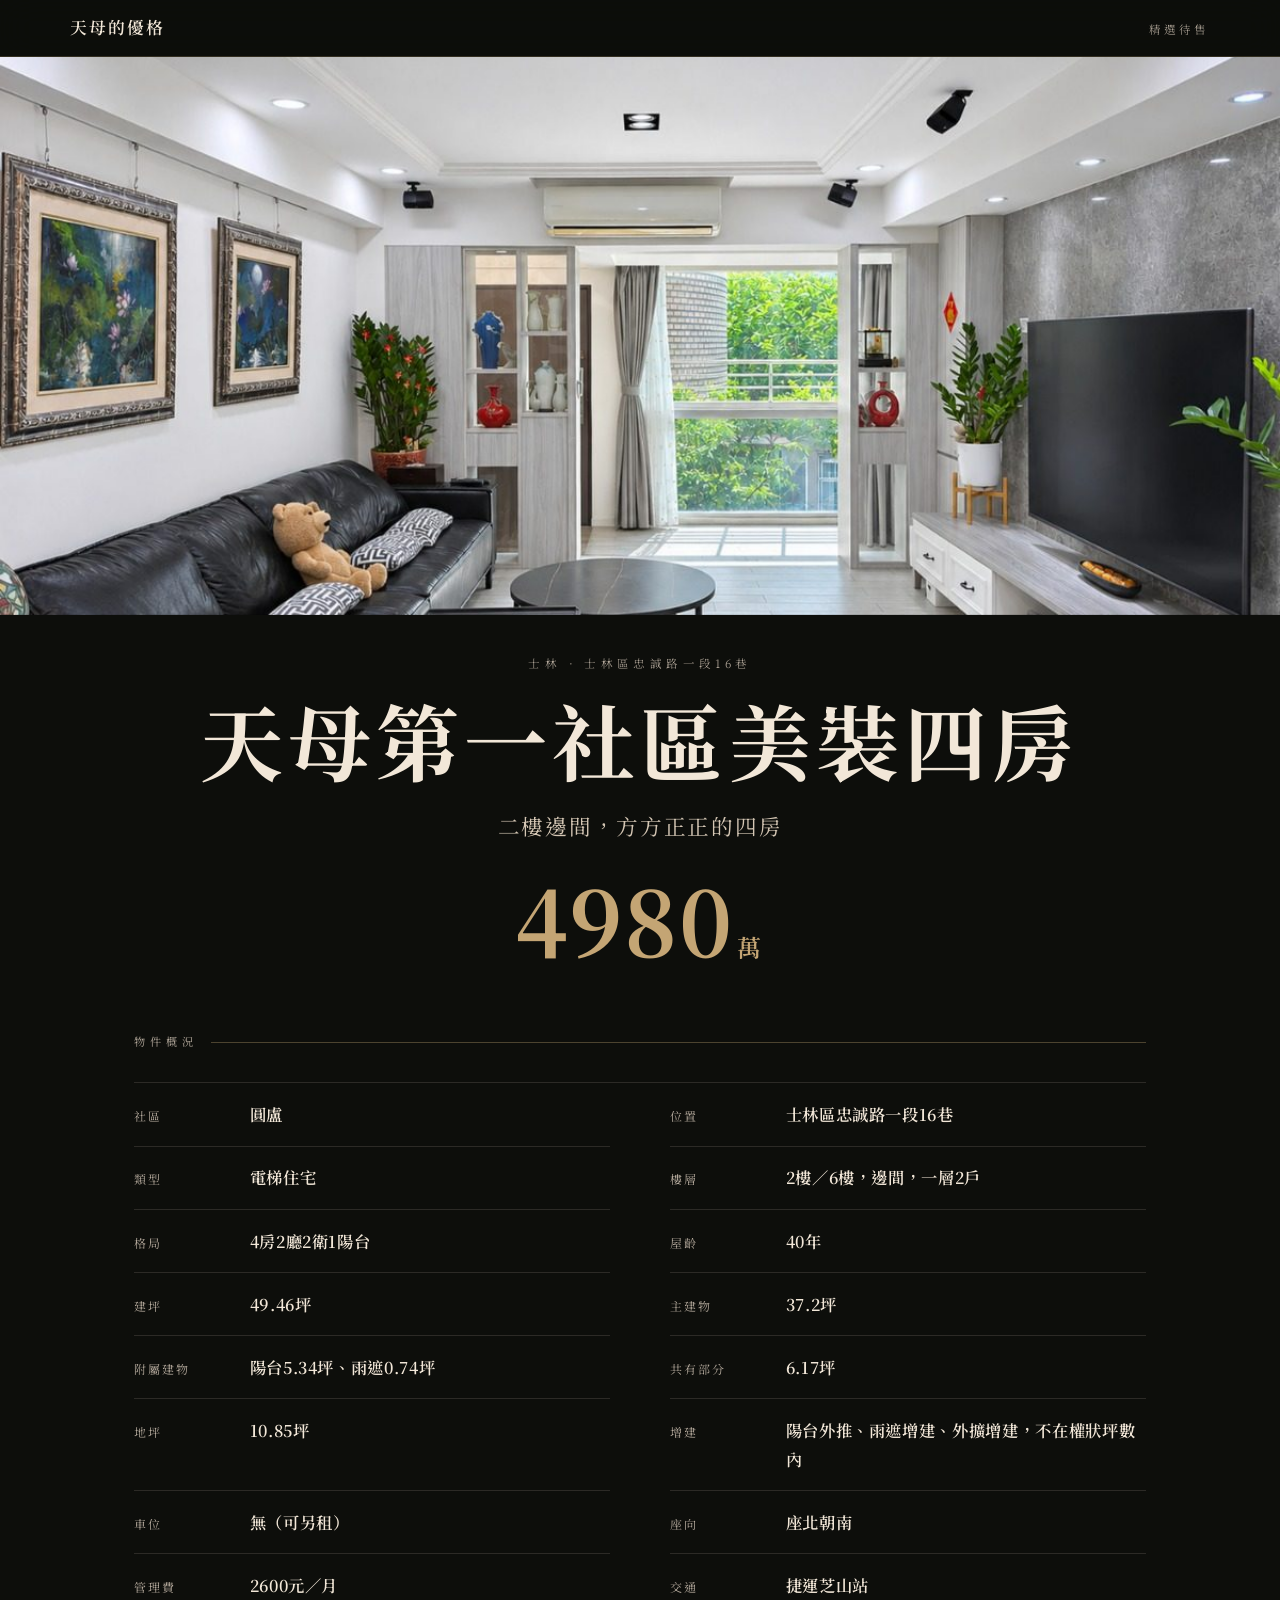
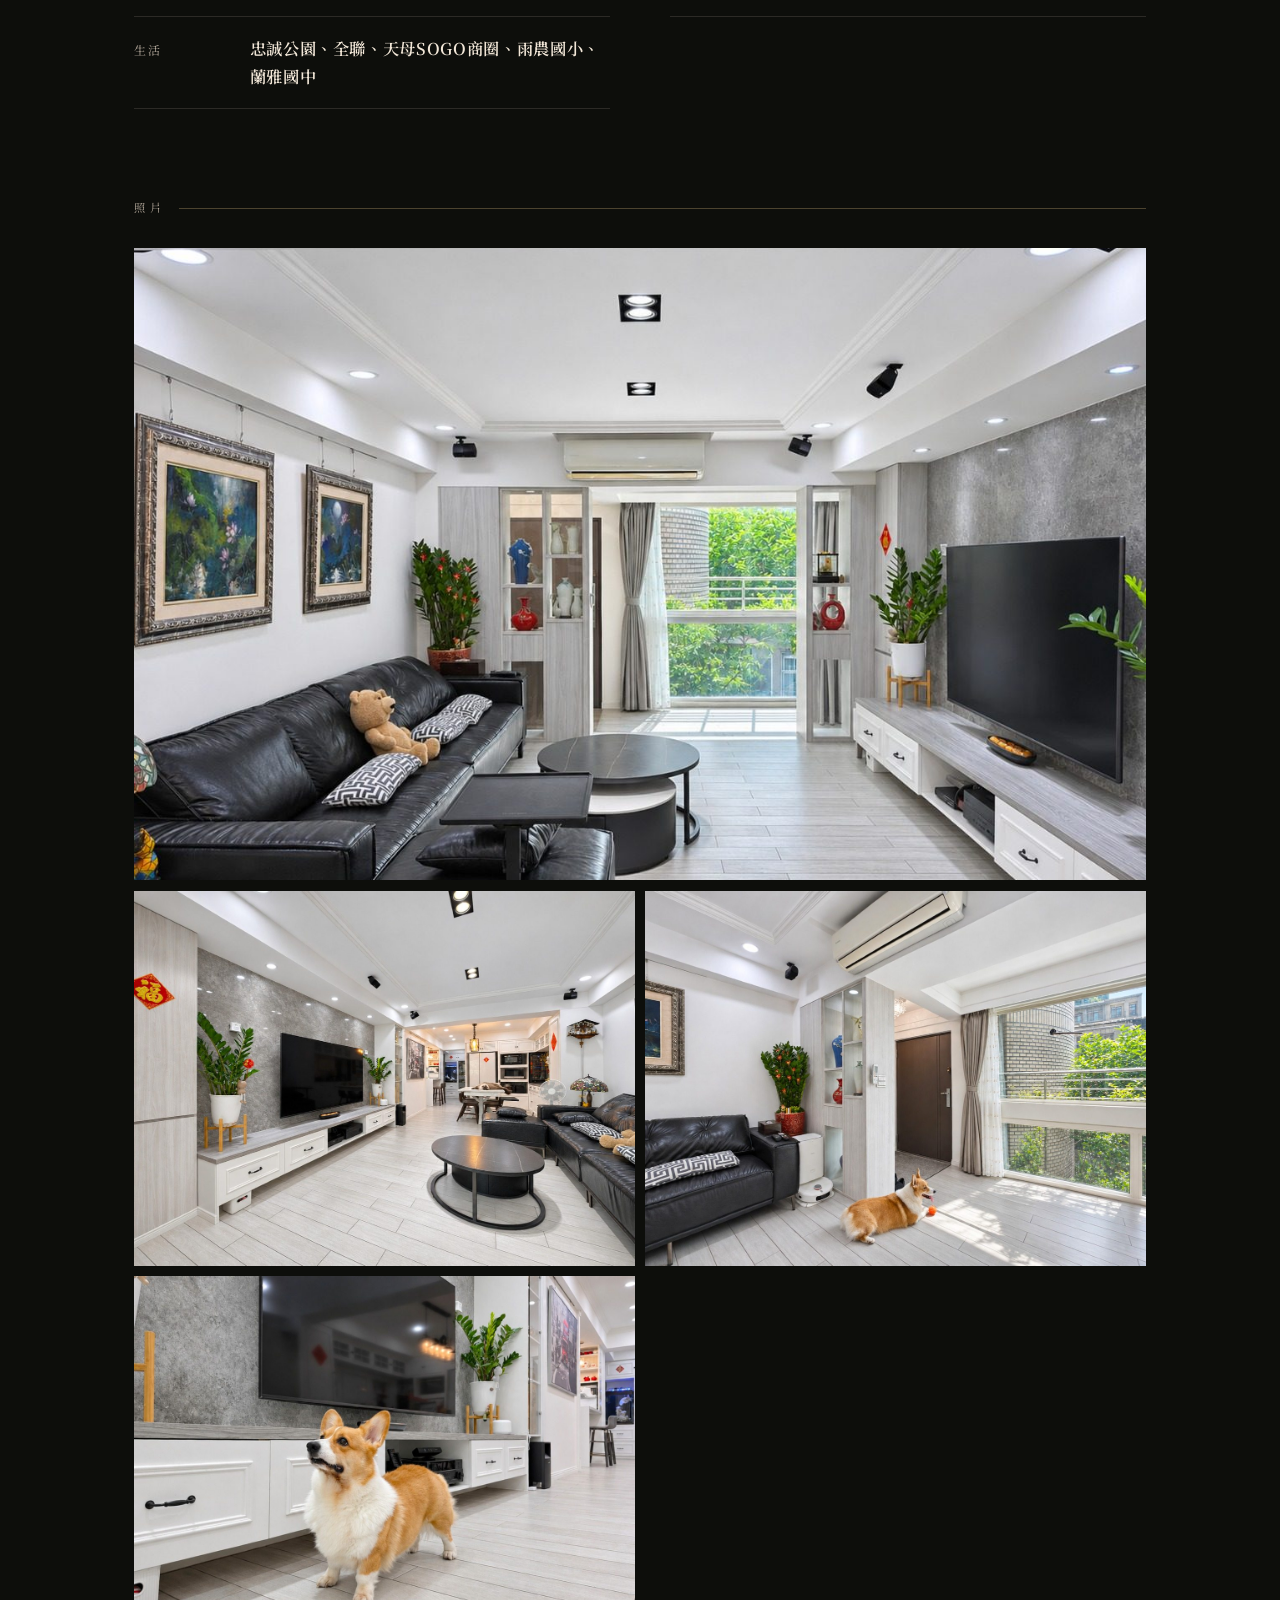
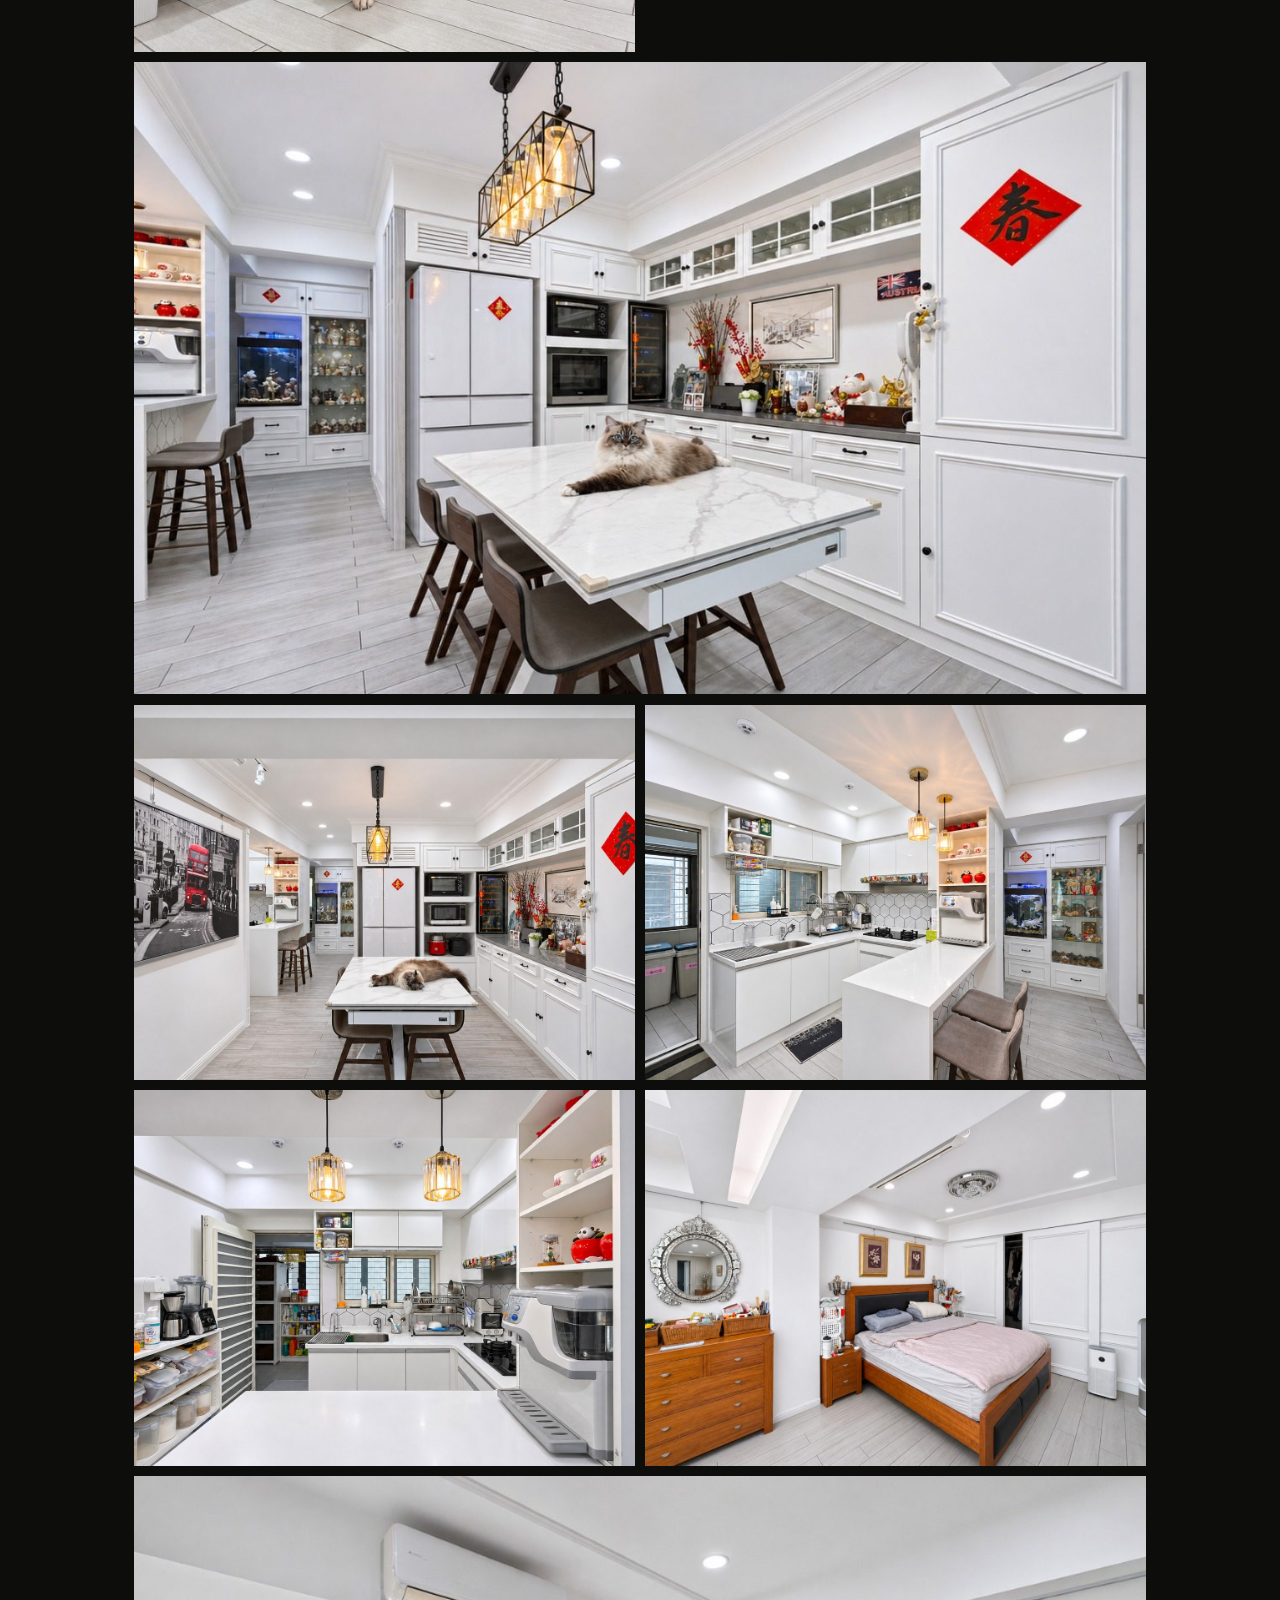
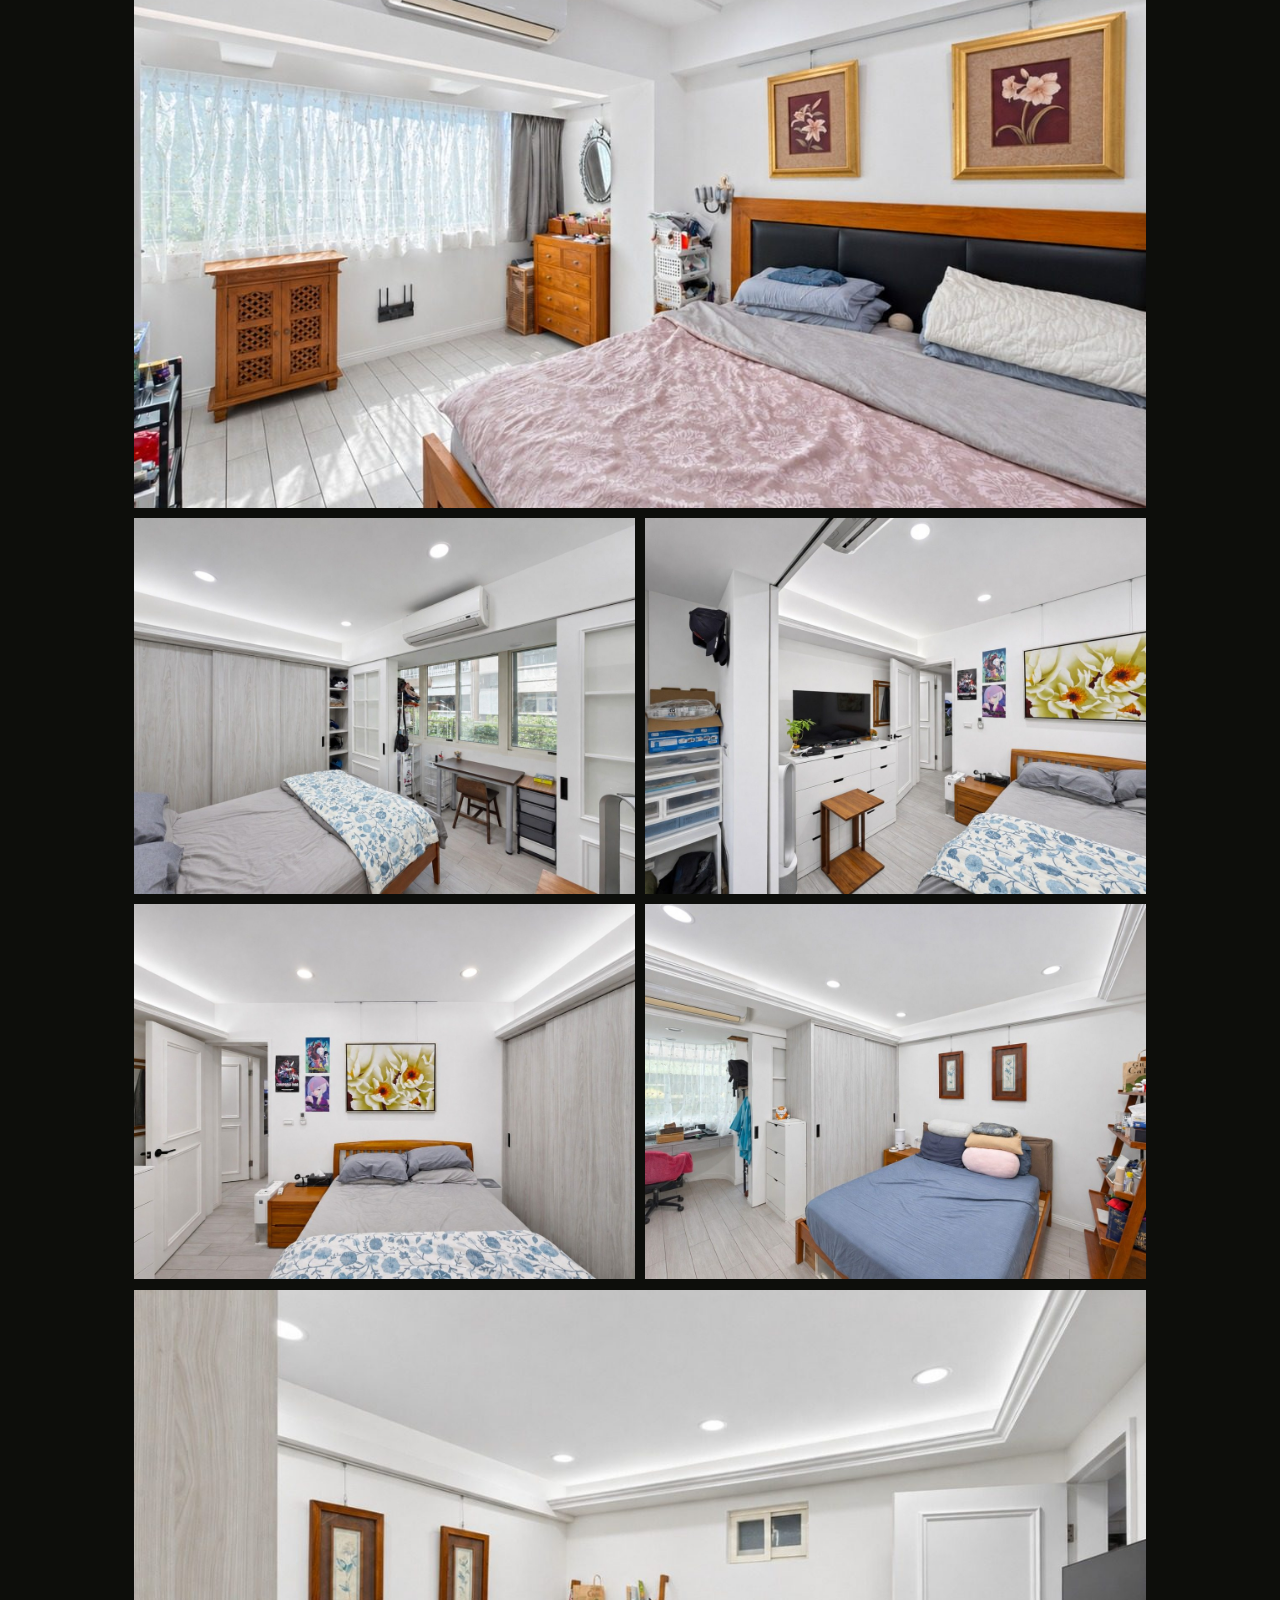
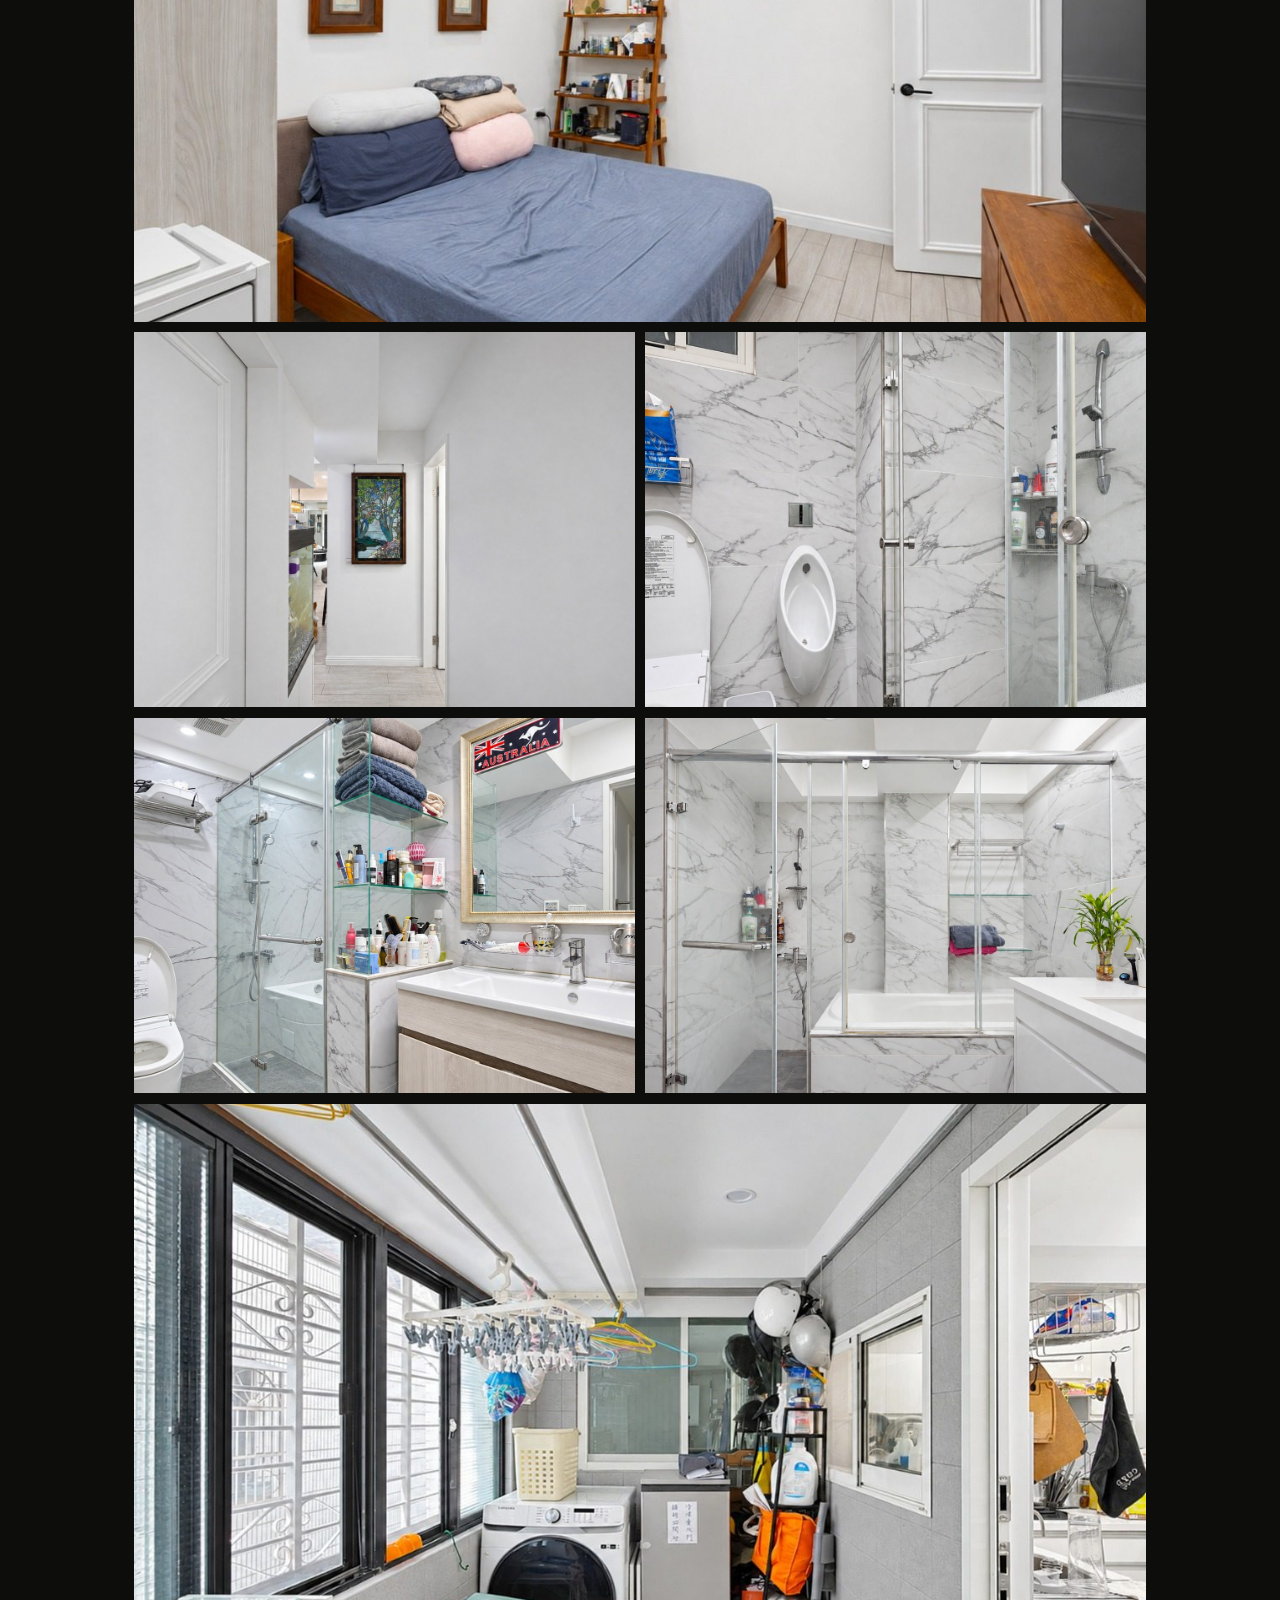
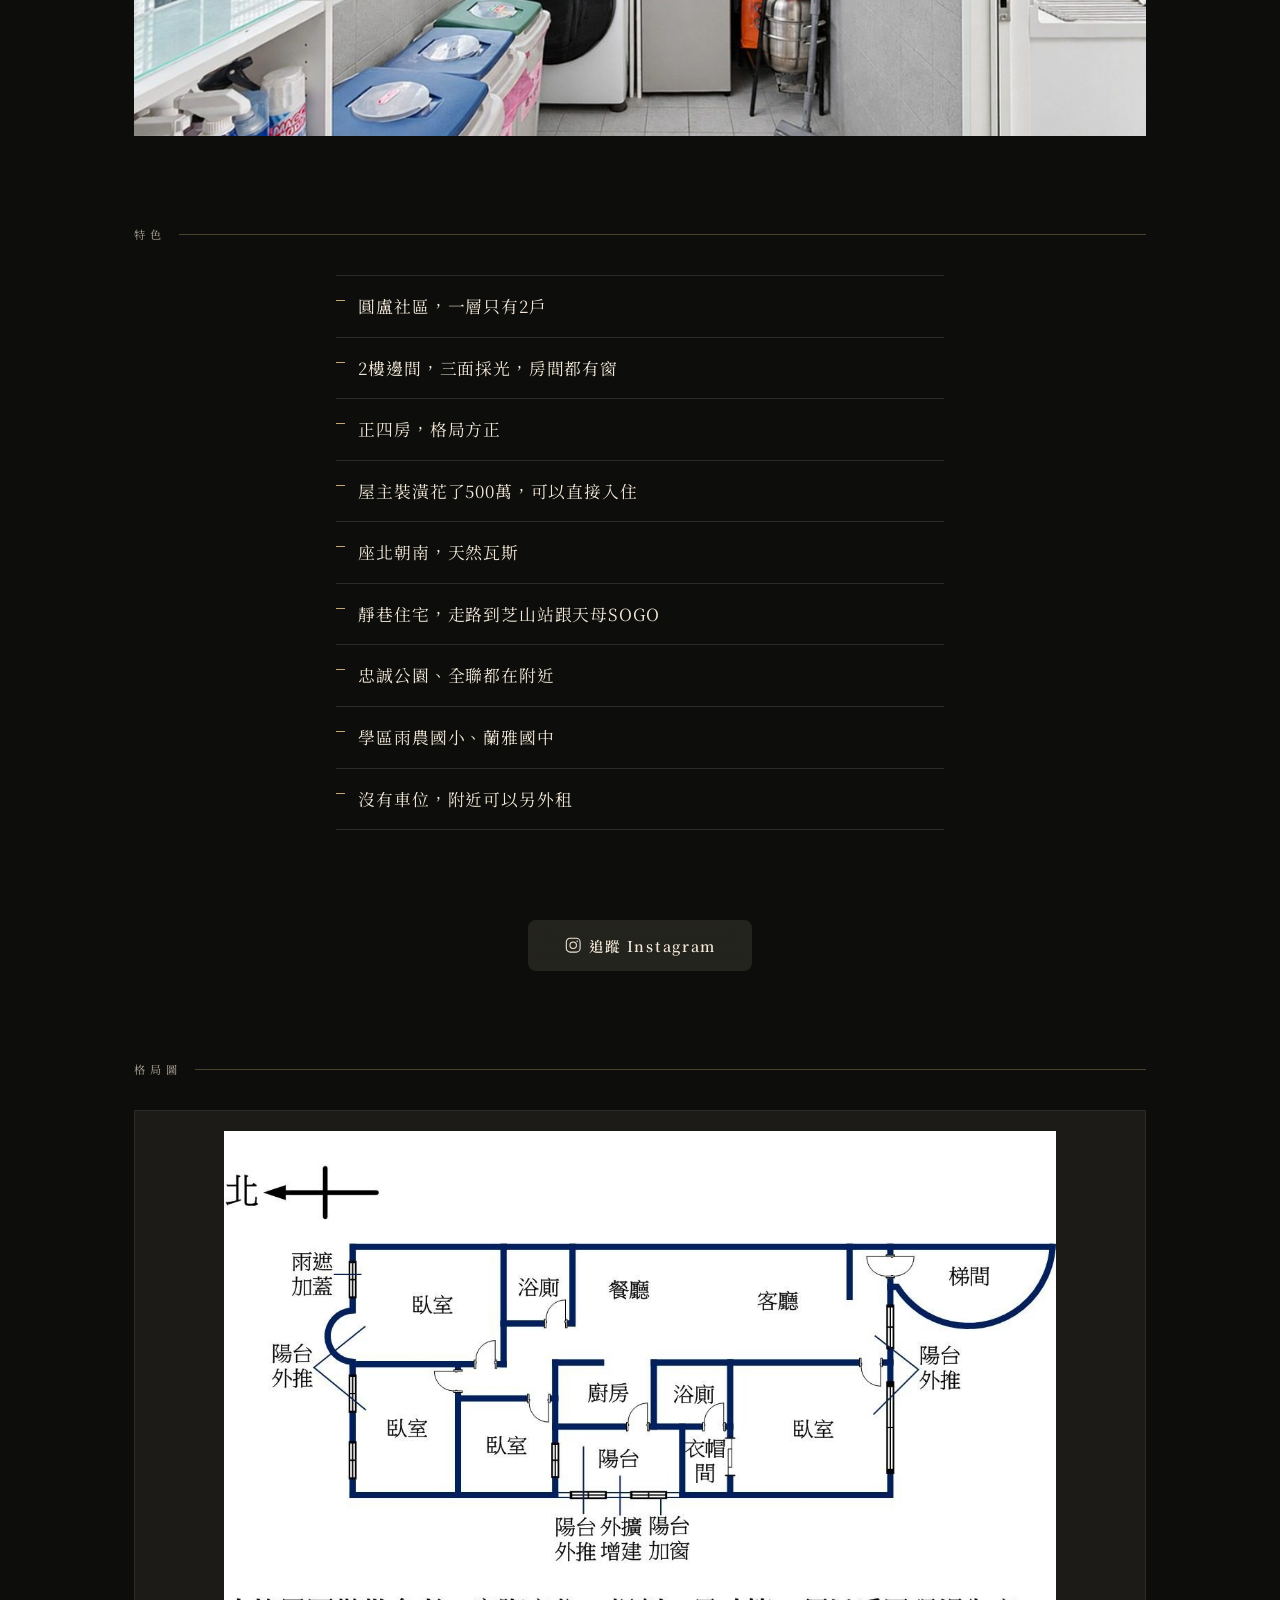
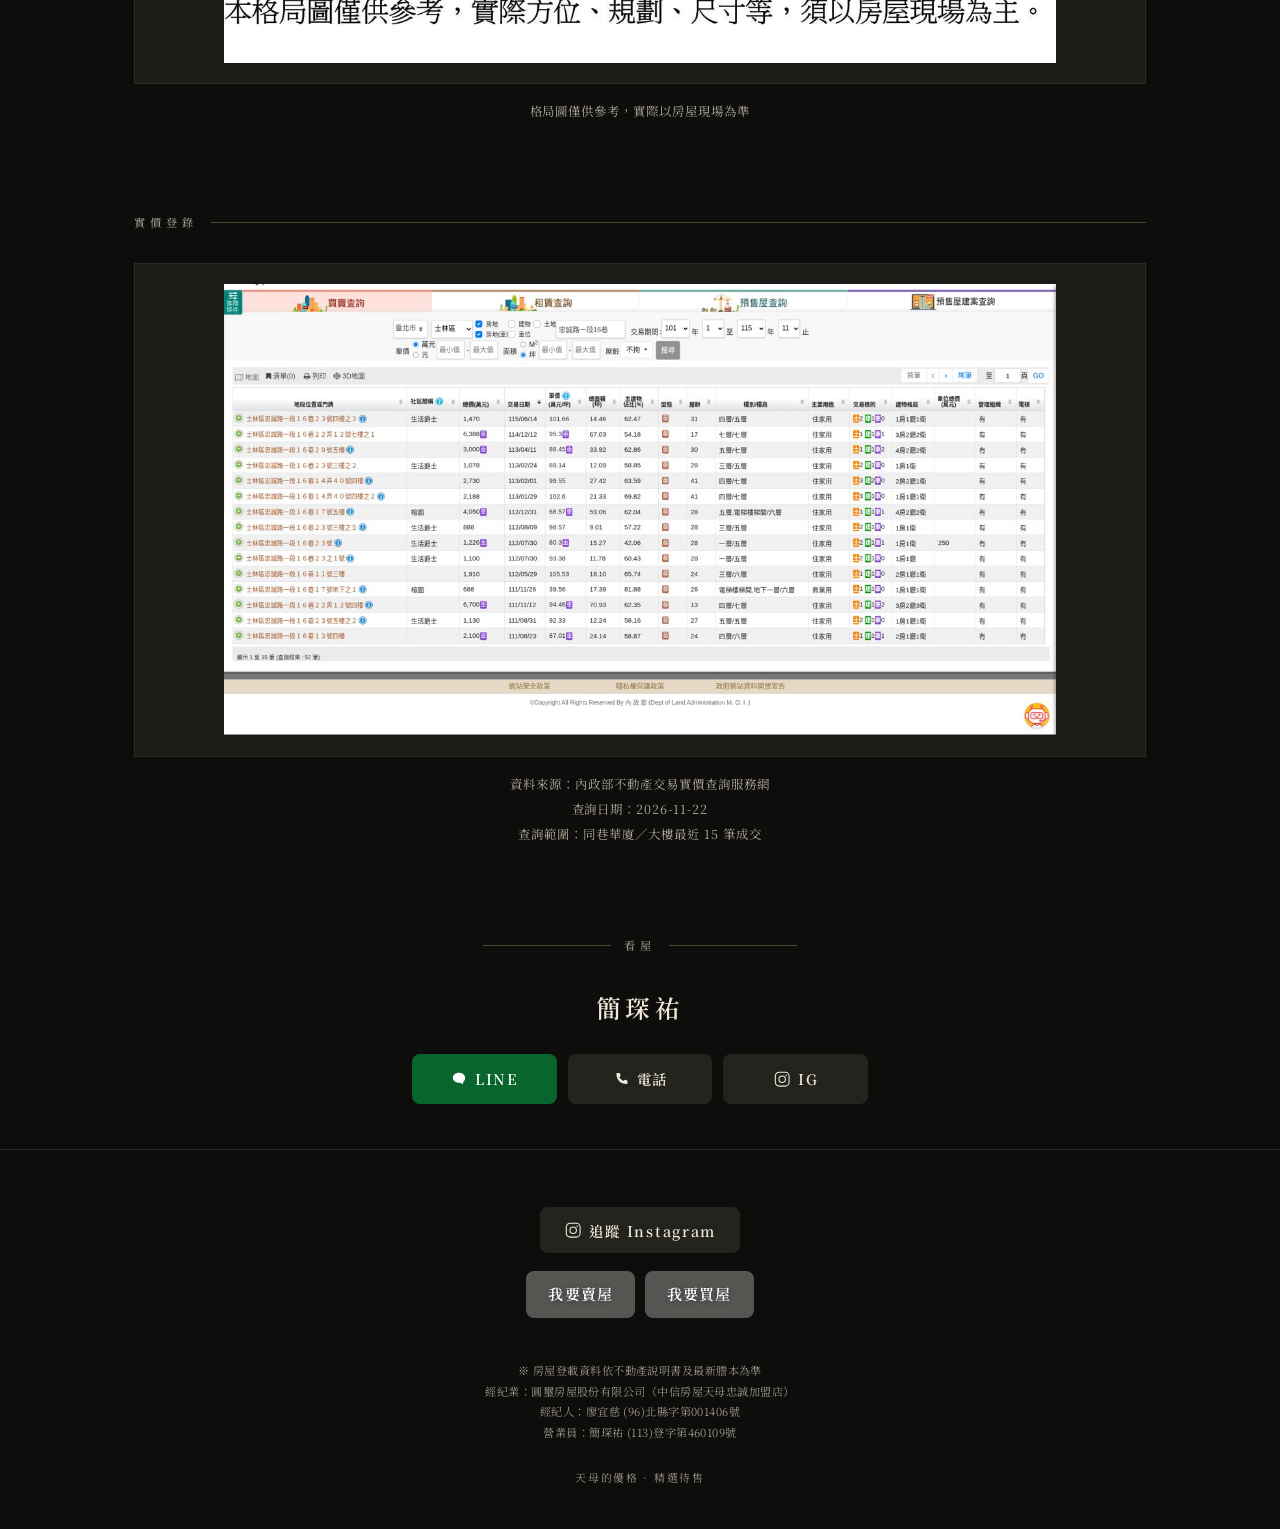
<file: listings/zhongcheng/index.html>
<!DOCTYPE html>
<html lang="zh-Hant">
<head>
  <meta charset="utf-8">
  <meta name="viewport" content="width=device-width, initial-scale=1, viewport-fit=cover">
  <title>天母第一社區美裝四房｜天母的優格</title>
  <meta name="theme-color" content="#0d0e0b">
    <meta property="og:type" content="website">
  <meta property="og:title" content="天母第一社區美裝四房｜天母的優格">
  <meta name="twitter:card" content="summary_large_image">
  <meta name="description" content="士林區忠誠路一段16巷 圓盧 4房2廳2衛 開價4980萬">
  <meta property="og:description" content="士林區忠誠路一段16巷 圓盧 4房2廳2衛 開價4980萬">
  <meta property="og:image" content="https://lohateve.github.io/assets/images/listings/zhongcheng/og.jpg">
  <meta name="twitter:image" content="https://lohateve.github.io/assets/images/listings/zhongcheng/og.jpg">
  <link rel="canonical" href="https://lohateve.github.io/listings/zhongcheng/">
  <meta property="og:url" content="https://lohateve.github.io/listings/zhongcheng/">
  <link rel="icon" href="../../assets/icons/favicon.svg" type="image/svg+xml">
  <link rel="preconnect" href="https://fonts.googleapis.com">
  <link rel="preconnect" href="https://fonts.gstatic.com" crossorigin>
  <link href="https://fonts.googleapis.com/css2?family=Noto+Serif+TC:wght@300;400;600;700&display=swap" rel="stylesheet">
  <link rel="stylesheet" href="../../assets/css/style.css?v=8adf3fb4">
  <script src="../../assets/js/gallery.js" defer></script>
</head>
<body class="listing-page has-cta">
  <a class="skip" href="#main">跳到主要內容</a>
  <header class="site-header">
    <a class="wordmark" href="../../index.html">天母的優格</a>
    <span class="header-tag">精選待售</span>
  </header>
  <main id="main">
    <figure class="hero reveal"><a href="../../assets/images/listings/zhongcheng/photo-01.jpg" data-gallery data-caption="客廳望向陽台，窗外一片綠"><img src="../../assets/images/listings/zhongcheng/photo-01.jpg" alt="客廳望向陽台，窗外一片綠" width="1600" height="1066" fetchpriority="high"></a></figure>
    <section class="title-block reveal">
      <p class="eyebrow">士林 · 士林區忠誠路一段16巷</p>
      <h1>天母第一社區美裝四房</h1>
      <p class="lead">二樓邊間，方方正正的四房</p>
      <p class="price"><span class="num">4980</span><span class="unit">萬</span></p>
    </section>
    <section class="section" id="specs">
      <h2 class="section-title">物件概況</h2>
      <dl class="specs-grid"><div><dt>社區</dt><dd>圓盧</dd></div><div><dt>位置</dt><dd>士林區忠誠路一段16巷</dd></div><div><dt>類型</dt><dd>電梯住宅</dd></div><div><dt>樓層</dt><dd>2樓／6樓，邊間，一層2戶</dd></div><div><dt>格局</dt><dd>4房2廳2衛1陽台</dd></div><div><dt>屋齡</dt><dd>40年</dd></div><div><dt>建坪</dt><dd>49.46坪</dd></div><div><dt>主建物</dt><dd>37.2坪</dd></div><div><dt>附屬建物</dt><dd>陽台5.34坪、雨遮0.74坪</dd></div><div><dt>共有部分</dt><dd>6.17坪</dd></div><div><dt>地坪</dt><dd>10.85坪</dd></div><div><dt>增建</dt><dd>陽台外推、雨遮增建、外擴增建，不在權狀坪數內</dd></div><div><dt>車位</dt><dd>無（可另租）</dd></div><div><dt>座向</dt><dd>座北朝南</dd></div><div><dt>管理費</dt><dd>2600元／月</dd></div><div><dt>交通</dt><dd>捷運芝山站</dd></div><div><dt>生活</dt><dd>忠誠公園、全聯、天母SOGO商圈、雨農國小、蘭雅國中</dd></div></dl>
    </section>
    <section class="section" id="photos">
      <h2 class="section-title">照片</h2>
      <div class="gallery-grid">
        <a class="span-2 wide" href="../../assets/images/listings/zhongcheng/photo-01.jpg" data-gallery data-caption="客廳望向陽台，窗外一片綠"><img src="../../assets/images/listings/zhongcheng/photo-01.jpg" alt="客廳望向陽台，窗外一片綠" width="1600" height="1066" loading="eager"></a><a href="../../assets/images/listings/zhongcheng/photo-02.jpg" data-gallery data-caption="客廳電視牆，一路看到餐廳跟廚房"><img src="../../assets/images/listings/zhongcheng/photo-02.jpg" alt="客廳電視牆，一路看到餐廳跟廚房" width="1600" height="1066" loading="eager"></a><a href="../../assets/images/listings/zhongcheng/photo-03.jpg" data-gallery data-caption="客廳另一側，大窗邊間採光"><img src="../../assets/images/listings/zhongcheng/photo-03.jpg" alt="客廳另一側，大窗邊間採光" width="1600" height="1066" loading="lazy"></a><a href="../../assets/images/listings/zhongcheng/photo-04.jpg" data-gallery data-caption="電視櫃與客廳"><img src="../../assets/images/listings/zhongcheng/photo-04.jpg" alt="電視櫃與客廳" width="1600" height="1066" loading="lazy"></a><a class="span-2 wide" href="../../assets/images/listings/zhongcheng/photo-05.jpg" data-gallery data-caption="餐廳中島"><img src="../../assets/images/listings/zhongcheng/photo-05.jpg" alt="餐廳中島" width="1600" height="1066" loading="lazy"></a><a href="../../assets/images/listings/zhongcheng/photo-06.jpg" data-gallery data-caption="餐廳與整面收納櫃"><img src="../../assets/images/listings/zhongcheng/photo-06.jpg" alt="餐廳與整面收納櫃" width="1600" height="1066" loading="lazy"></a><a href="../../assets/images/listings/zhongcheng/photo-07.jpg" data-gallery data-caption="廚房"><img src="../../assets/images/listings/zhongcheng/photo-07.jpg" alt="廚房" width="1600" height="1066" loading="lazy"></a><a href="../../assets/images/listings/zhongcheng/photo-08.jpg" data-gallery data-caption="廚房另一側"><img src="../../assets/images/listings/zhongcheng/photo-08.jpg" alt="廚房另一側" width="1600" height="1066" loading="lazy"></a><a href="../../assets/images/listings/zhongcheng/photo-09.jpg" data-gallery data-caption="主臥"><img src="../../assets/images/listings/zhongcheng/photo-09.jpg" alt="主臥" width="1600" height="1066" loading="lazy"></a><a class="span-2 wide" href="../../assets/images/listings/zhongcheng/photo-10.jpg" data-gallery data-caption="臥室，大窗採光"><img src="../../assets/images/listings/zhongcheng/photo-10.jpg" alt="臥室，大窗採光" width="1600" height="1066" loading="lazy"></a><a href="../../assets/images/listings/zhongcheng/photo-11.jpg" data-gallery data-caption="臥室與書桌"><img src="../../assets/images/listings/zhongcheng/photo-11.jpg" alt="臥室與書桌" width="1600" height="1066" loading="lazy"></a><a href="../../assets/images/listings/zhongcheng/photo-12.jpg" data-gallery data-caption="臥室"><img src="../../assets/images/listings/zhongcheng/photo-12.jpg" alt="臥室" width="1600" height="1066" loading="lazy"></a><a href="../../assets/images/listings/zhongcheng/photo-13.jpg" data-gallery data-caption="臥室收納"><img src="../../assets/images/listings/zhongcheng/photo-13.jpg" alt="臥室收納" width="1600" height="1066" loading="lazy"></a><a href="../../assets/images/listings/zhongcheng/photo-14.jpg" data-gallery data-caption="臥室"><img src="../../assets/images/listings/zhongcheng/photo-14.jpg" alt="臥室" width="1600" height="1066" loading="lazy"></a><a class="span-2 wide" href="../../assets/images/listings/zhongcheng/photo-15.jpg" data-gallery data-caption="臥室另一角"><img src="../../assets/images/listings/zhongcheng/photo-15.jpg" alt="臥室另一角" width="1600" height="1066" loading="lazy"></a><a href="../../assets/images/listings/zhongcheng/photo-16.jpg" data-gallery data-caption="走道"><img src="../../assets/images/listings/zhongcheng/photo-16.jpg" alt="走道" width="1600" height="1066" loading="lazy"></a><a href="../../assets/images/listings/zhongcheng/photo-17.jpg" data-gallery data-caption="衛浴"><img src="../../assets/images/listings/zhongcheng/photo-17.jpg" alt="衛浴" width="1600" height="1066" loading="lazy"></a><a href="../../assets/images/listings/zhongcheng/photo-18.jpg" data-gallery data-caption="衛浴"><img src="../../assets/images/listings/zhongcheng/photo-18.jpg" alt="衛浴" width="1600" height="1066" loading="lazy"></a><a href="../../assets/images/listings/zhongcheng/photo-19.jpg" data-gallery data-caption="衛浴乾濕分離"><img src="../../assets/images/listings/zhongcheng/photo-19.jpg" alt="衛浴乾濕分離" width="1600" height="1066" loading="lazy"></a><a class="span-2 wide" href="../../assets/images/listings/zhongcheng/photo-20.jpg" data-gallery data-caption="工作陽台"><img src="../../assets/images/listings/zhongcheng/photo-20.jpg" alt="工作陽台" width="1600" height="1066" loading="lazy"></a>
      </div>
    </section>
    <section class="section" id="features">
      <h2 class="section-title">特色</h2>
      <ul class="feature-list"><li>圓盧社區，一層只有2戶</li><li>2樓邊間，三面採光，房間都有窗</li><li>正四房，格局方正</li><li>屋主裝潢花了500萬，可以直接入住</li><li>座北朝南，天然瓦斯</li><li>靜巷住宅，走路到芝山站跟天母SOGO</li><li>忠誠公園、全聯都在附近</li><li>學區雨農國小、蘭雅國中</li><li>沒有車位，附近可以另外租</li></ul>
    </section>
    <section class="section ig-cta ig-cta-mid" id="instagram-follow" aria-label="追蹤 Instagram">
      <a class="btn btn-ig-follow" href="https://www.instagram.com/TMD_yogurt/" rel="noopener noreferrer" target="_blank"><svg class="ig-icon" viewBox="0 0 24 24" aria-hidden="true">
  <rect x="3" y="3" width="18" height="18" rx="5" fill="none" stroke="currentColor" stroke-width="1.4"/>
  <circle cx="12" cy="12" r="4.2" fill="none" stroke="currentColor" stroke-width="1.4"/>
  <circle cx="17.2" cy="6.8" r="1" fill="currentColor"/>
</svg><span>追蹤 Instagram</span></a>
    </section>
    <section class="section" id="floorplan">
      <h2 class="section-title">格局圖</h2>
      <div class="floorplan-frame"><a href="../../assets/images/listings/zhongcheng/plan-01.jpg" data-gallery data-caption="格局圖，僅供參考，實際以房屋現場為準"><img src="../../assets/images/listings/zhongcheng/plan-01.jpg" alt="格局圖，僅供參考，實際以房屋現場為準" width="1400" height="1000" loading="lazy"></a></div>
      <p class="caption">格局圖僅供參考，實際以房屋現場為準</p>
    </section>
    <section class="section" id="registry">
      <h2 class="section-title">實價登錄</h2>
      <div class="registry-grid"><a href="../../assets/images/listings/zhongcheng/actual-price-01.jpg" data-gallery data-caption="忠誠路一段16巷 實價登錄列表 第1至15筆"><img src="../../assets/images/listings/zhongcheng/actual-price-01.jpg" alt="忠誠路一段16巷 實價登錄列表 第1至15筆" loading="lazy"></a></div>
      <p class="registry-note">資料來源：內政部不動產交易實價查詢服務網</p>
      <p class="registry-note">查詢日期：2026-11-22</p>
      <p class="registry-note">查詢範圍：同巷華廈／大樓最近 15 筆成交</p>
    </section>
    <section class="section contact" id="contact">
      <h2 class="section-title">看屋</h2>
      <p class="agent-name">簡琛祐</p>
      <div class="contact-actions cols-3">
        <a class="btn btn-line" href="https://line.me/ti/p/G1rRvflCQE" rel="noopener noreferrer" target="_blank"><svg viewBox="0 0 24 24" aria-hidden="true"><path fill="currentColor" d="M19.7 10.1c0-3.6-3.6-6.5-8-6.5s-8 2.9-8 6.5 3.6 6.5 8 6.5c.5 0 1 0 1.5-.1l3.4 1.9c.2.1.5 0 .5-.3v-2.5c1.6-1.2 2.6-2.9 2.6-5z"/></svg><span>LINE</span></a><a class="btn btn-solid" href="tel:+886916601973"><svg viewBox="0 0 24 24" aria-hidden="true"><path fill="currentColor" d="M7.1 3.8h2.2c.6 0 1.1.4 1.2.9l.6 2.2c.1.5 0 1-.4 1.4l-1.1 1.1a12.2 12.2 0 0 0 5 5l1.1-1.1c.4-.4.9-.5 1.4-.4l2.2.6c.5.1.9.6.9 1.2v2.2c0 .7-.6 1.3-1.3 1.3C11.4 18.2 5.8 12.6 5.8 5.1c0-.7.6-1.3 1.3-1.3z"/></svg><span>電話</span></a><a class="btn btn-ghost" href="https://ig.me/m/TMD_yogurt" rel="noopener noreferrer" target="_blank"><svg class="ig-icon" viewBox="0 0 24 24" aria-hidden="true">
  <rect x="3" y="3" width="18" height="18" rx="5" fill="none" stroke="currentColor" stroke-width="1.4"/>
  <circle cx="12" cy="12" r="4.2" fill="none" stroke="currentColor" stroke-width="1.4"/>
  <circle cx="17.2" cy="6.8" r="1" fill="currentColor"/>
</svg><span>IG</span></a>
      </div>
    </section>
    <div class="cta-bar cols-3"><div class="inner"><a class="btn btn-line" href="https://line.me/ti/p/G1rRvflCQE" rel="noopener noreferrer" target="_blank"><svg viewBox="0 0 24 24" aria-hidden="true"><path fill="currentColor" d="M19.7 10.1c0-3.6-3.6-6.5-8-6.5s-8 2.9-8 6.5 3.6 6.5 8 6.5c.5 0 1 0 1.5-.1l3.4 1.9c.2.1.5 0 .5-.3v-2.5c1.6-1.2 2.6-2.9 2.6-5z"/></svg><span>LINE</span></a><a class="btn btn-solid" href="tel:+886916601973"><svg viewBox="0 0 24 24" aria-hidden="true"><path fill="currentColor" d="M7.1 3.8h2.2c.6 0 1.1.4 1.2.9l.6 2.2c.1.5 0 1-.4 1.4l-1.1 1.1a12.2 12.2 0 0 0 5 5l1.1-1.1c.4-.4.9-.5 1.4-.4l2.2.6c.5.1.9.6.9 1.2v2.2c0 .7-.6 1.3-1.3 1.3C11.4 18.2 5.8 12.6 5.8 5.1c0-.7.6-1.3 1.3-1.3z"/></svg><span>電話</span></a><a class="btn btn-ghost" href="https://ig.me/m/TMD_yogurt" rel="noopener noreferrer" target="_blank"><svg class="ig-icon" viewBox="0 0 24 24" aria-hidden="true">
  <rect x="3" y="3" width="18" height="18" rx="5" fill="none" stroke="currentColor" stroke-width="1.4"/>
  <circle cx="12" cy="12" r="4.2" fill="none" stroke="currentColor" stroke-width="1.4"/>
  <circle cx="17.2" cy="6.8" r="1" fill="currentColor"/>
</svg><span>IG</span></a></div></div>
  </main>

  <footer class="site-footer">
    <div class="ig-cta ig-cta-footer">
      <a class="btn btn-ig-follow" href="https://www.instagram.com/TMD_yogurt/" rel="noopener noreferrer" target="_blank"><svg class="ig-icon" viewBox="0 0 24 24" aria-hidden="true">
  <rect x="3" y="3" width="18" height="18" rx="5" fill="none" stroke="currentColor" stroke-width="1.4"/>
  <circle cx="12" cy="12" r="4.2" fill="none" stroke="currentColor" stroke-width="1.4"/>
  <circle cx="17.2" cy="6.8" r="1" fill="currentColor"/>
</svg><span>追蹤 Instagram</span></a>
    </div>

    <nav class="form-actions cols-2 form-actions-footer" aria-label="我要賣屋與我要買屋">
      <a class="btn btn-ghost" href="https://docs.google.com/forms/d/e/1FAIpQLSfgd1Gr5Ier1Zw3FLSIcCSLkbBQtFWSE0MMMrSNYqtbVR_wrg/viewform" rel="noopener noreferrer" target="_blank">我要賣屋</a><a class="btn btn-ghost" href="https://docs.google.com/forms/d/e/1FAIpQLSfwgAmoFwXzCyb_sa5NgNKXgEsrNvfC2p3hT3B3Zudo0klbyQ/viewform" rel="noopener noreferrer" target="_blank">我要買屋</a>
    </nav>

    <div class="legal">
      <p>※ 房屋登載資料依不動產說明書及最新謄本為準</p>
<p>經紀業：圓璽房屋股份有限公司（中信房屋天母忠誠加盟店）</p>
<p>經紀人：廖宜慈 (96)北縣字第001406號</p>
<p>營業員：簡琛祐 (113)登字第460109號</p>
    </div>
    <p class="copyright">天母的優格 · 精選待售</p>
  </footer>
</body>
</html>
</file>
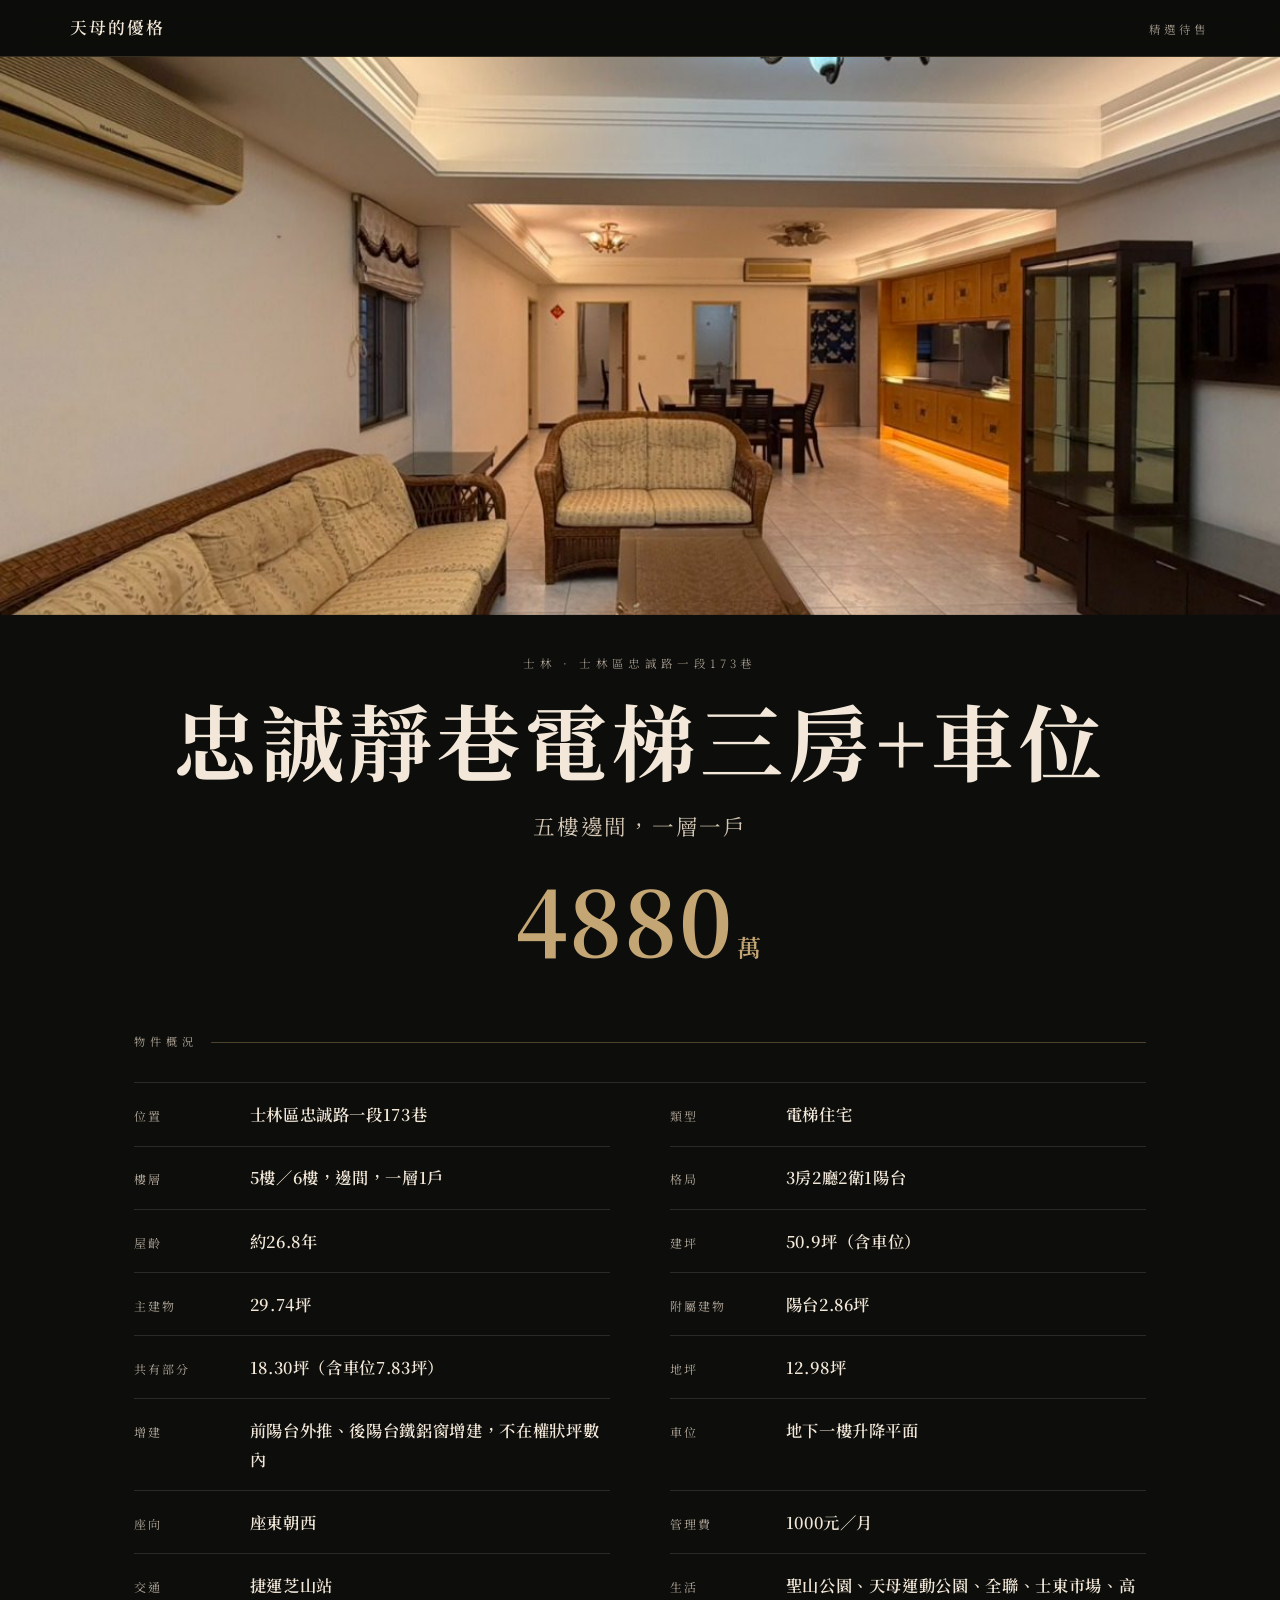
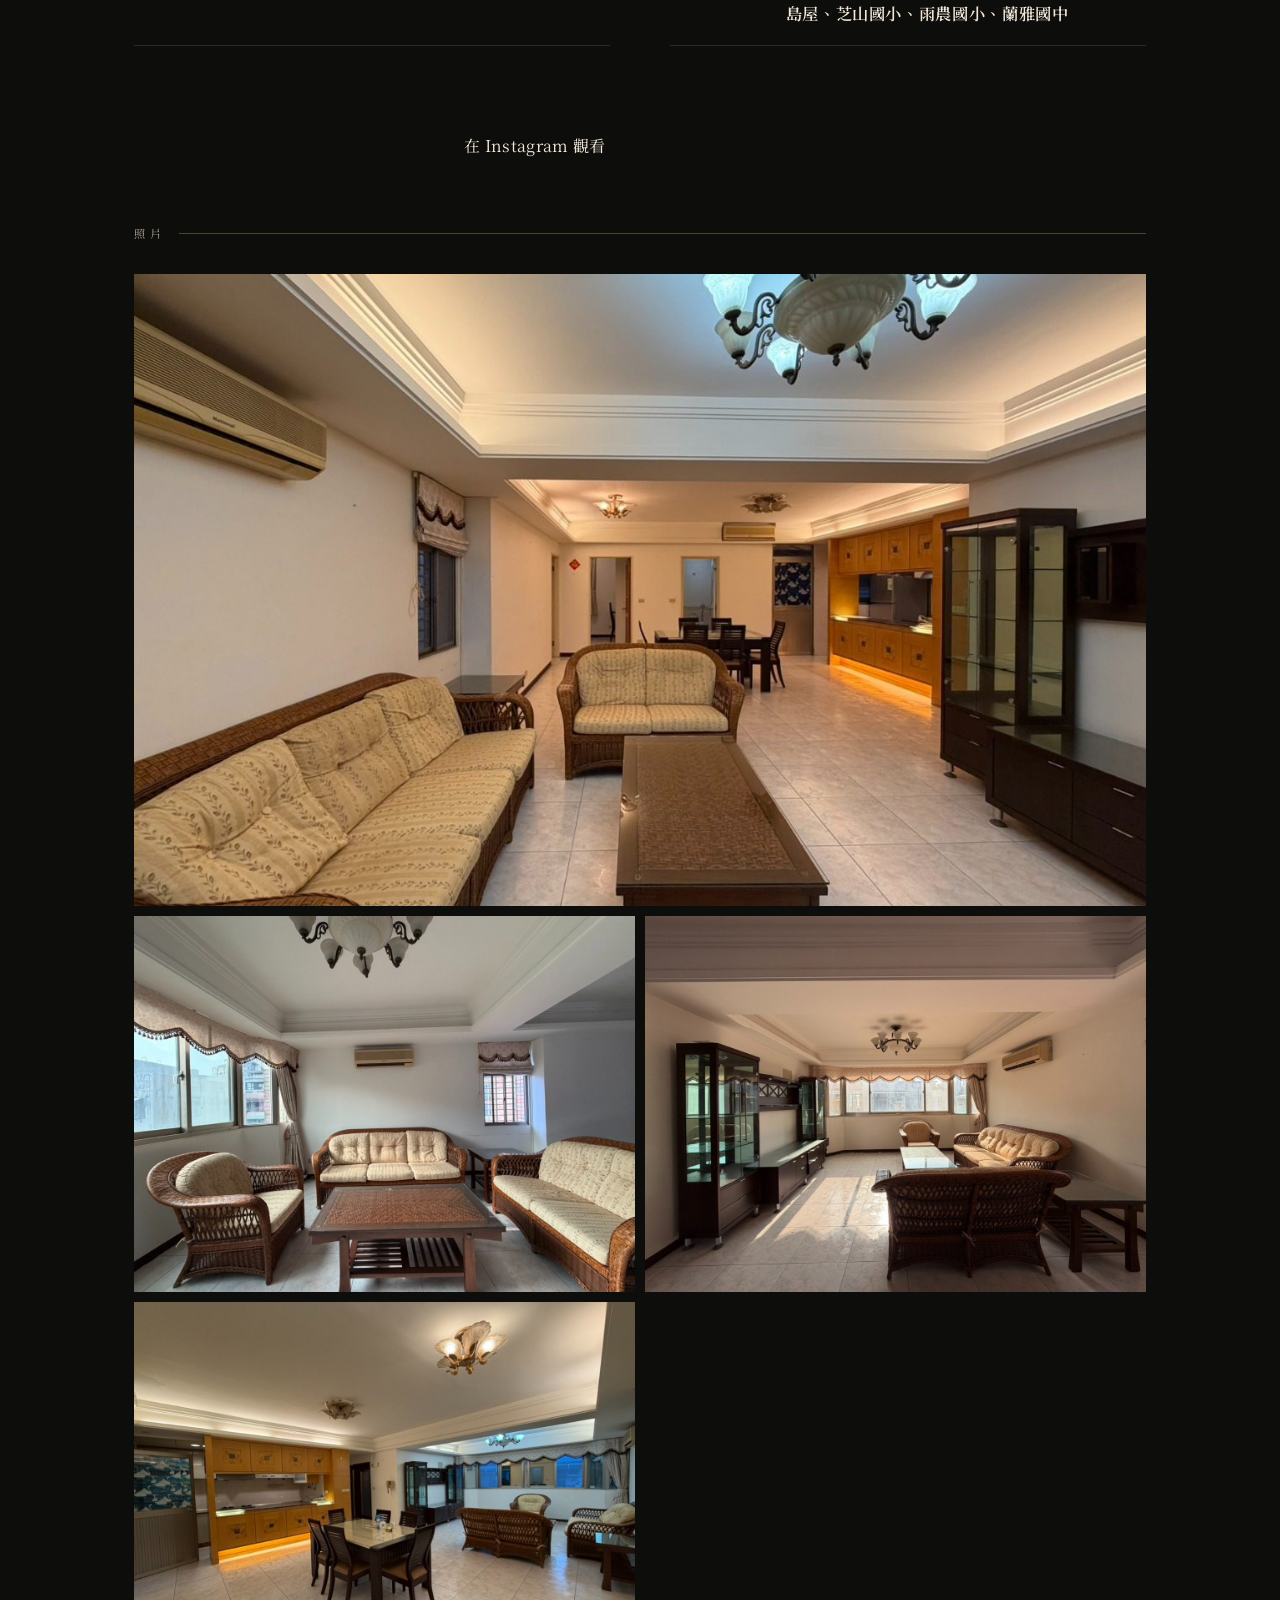
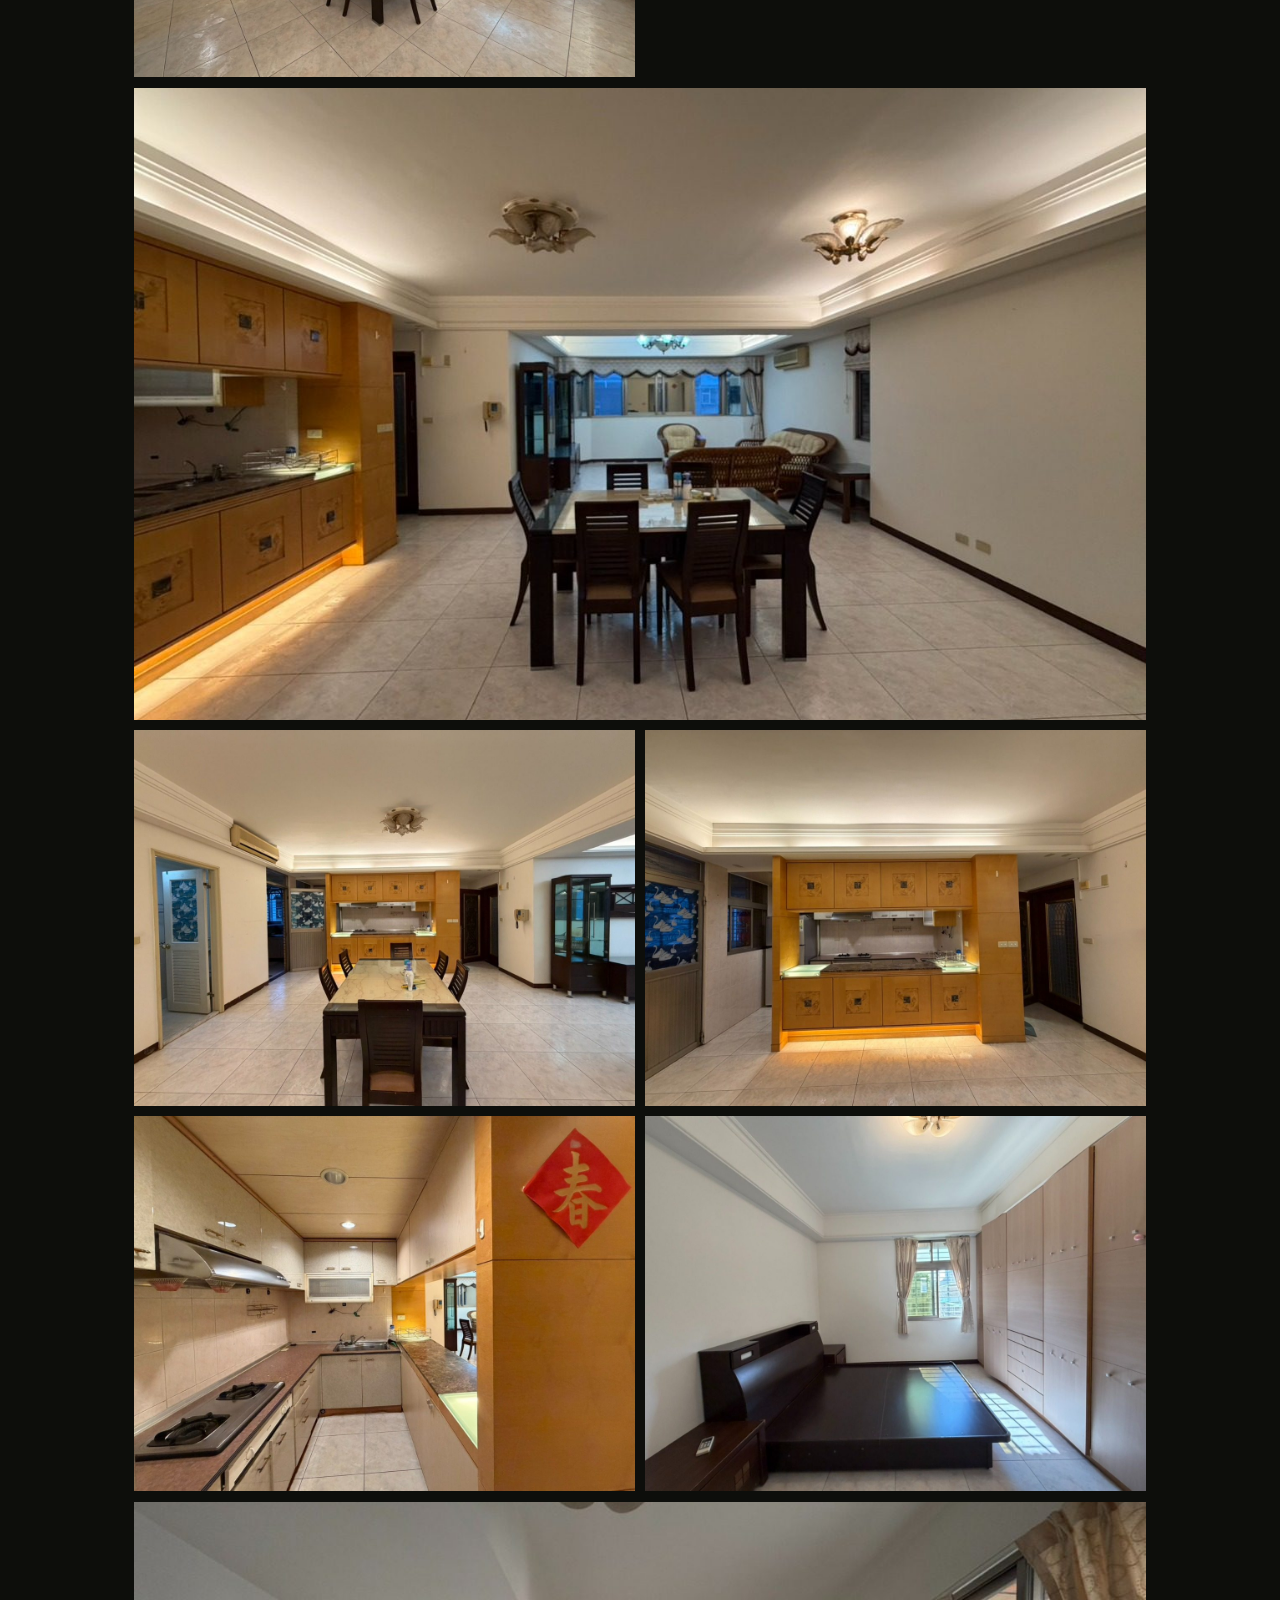
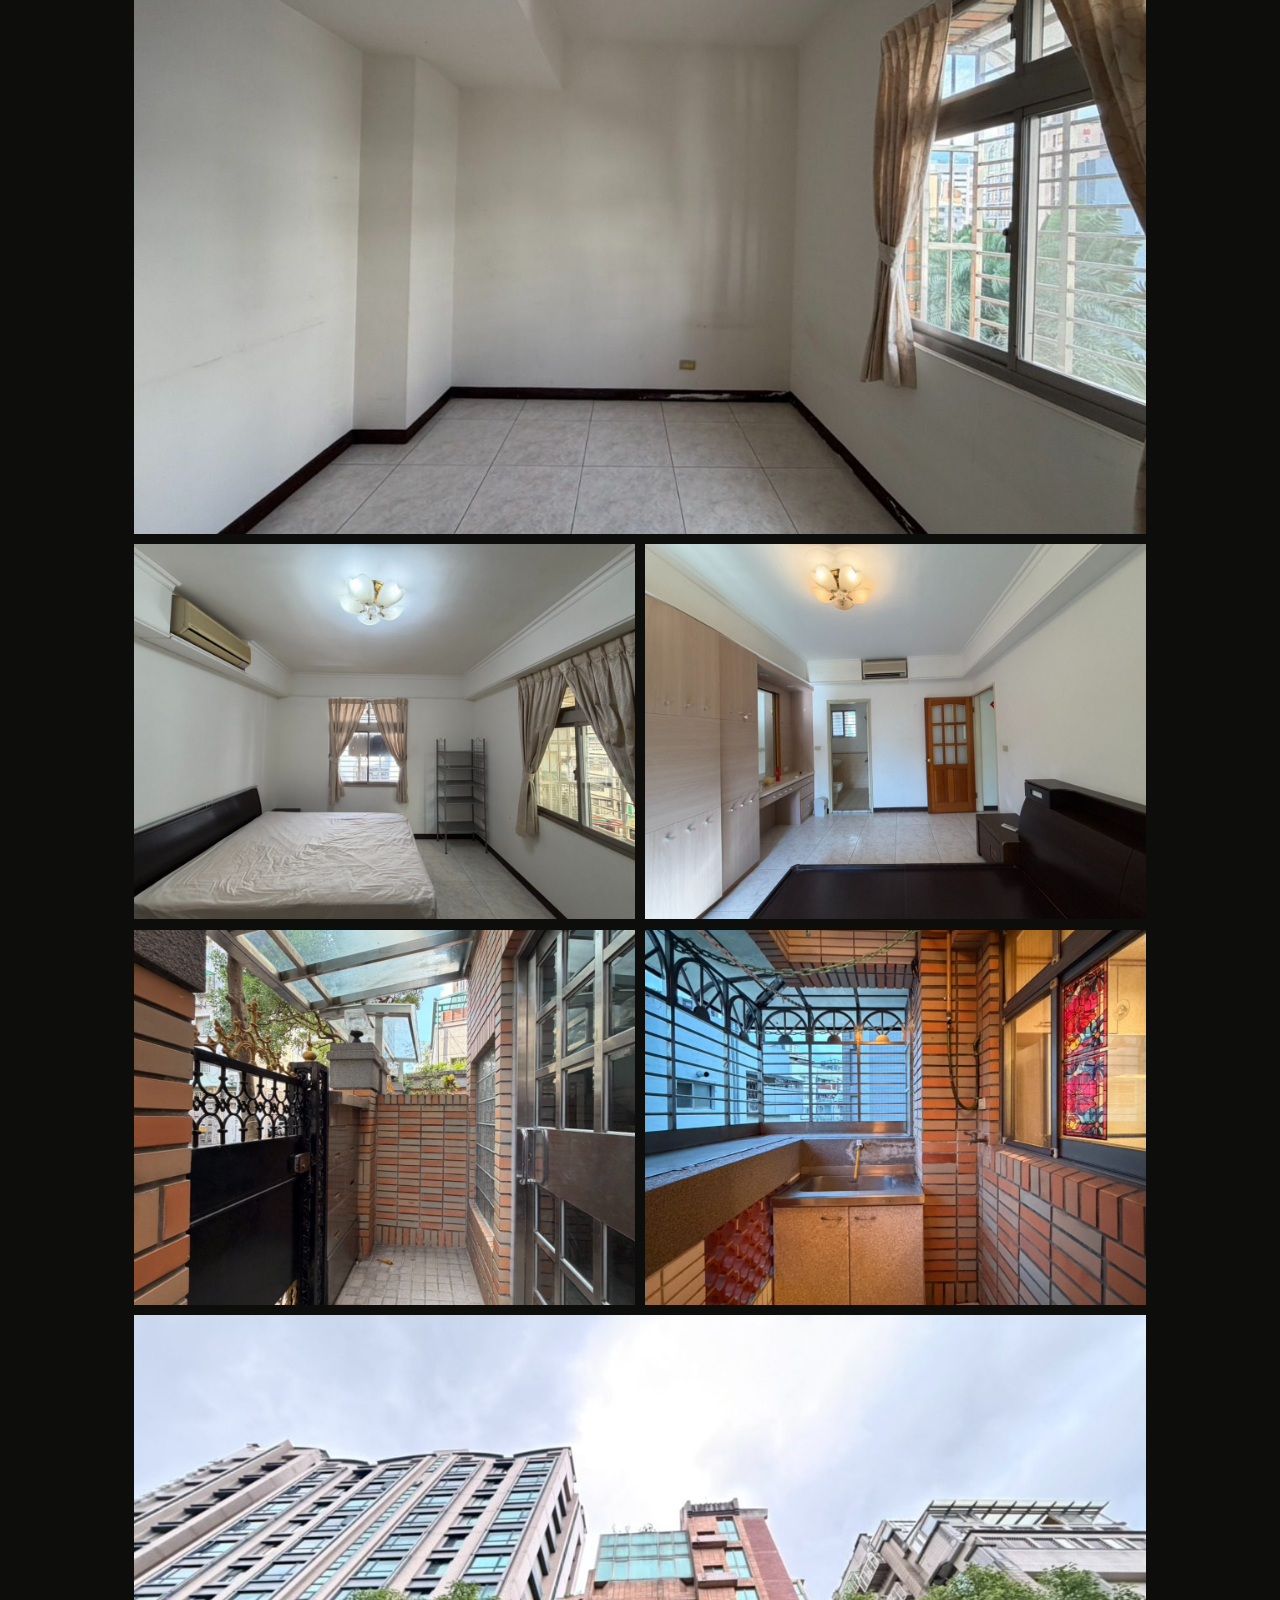
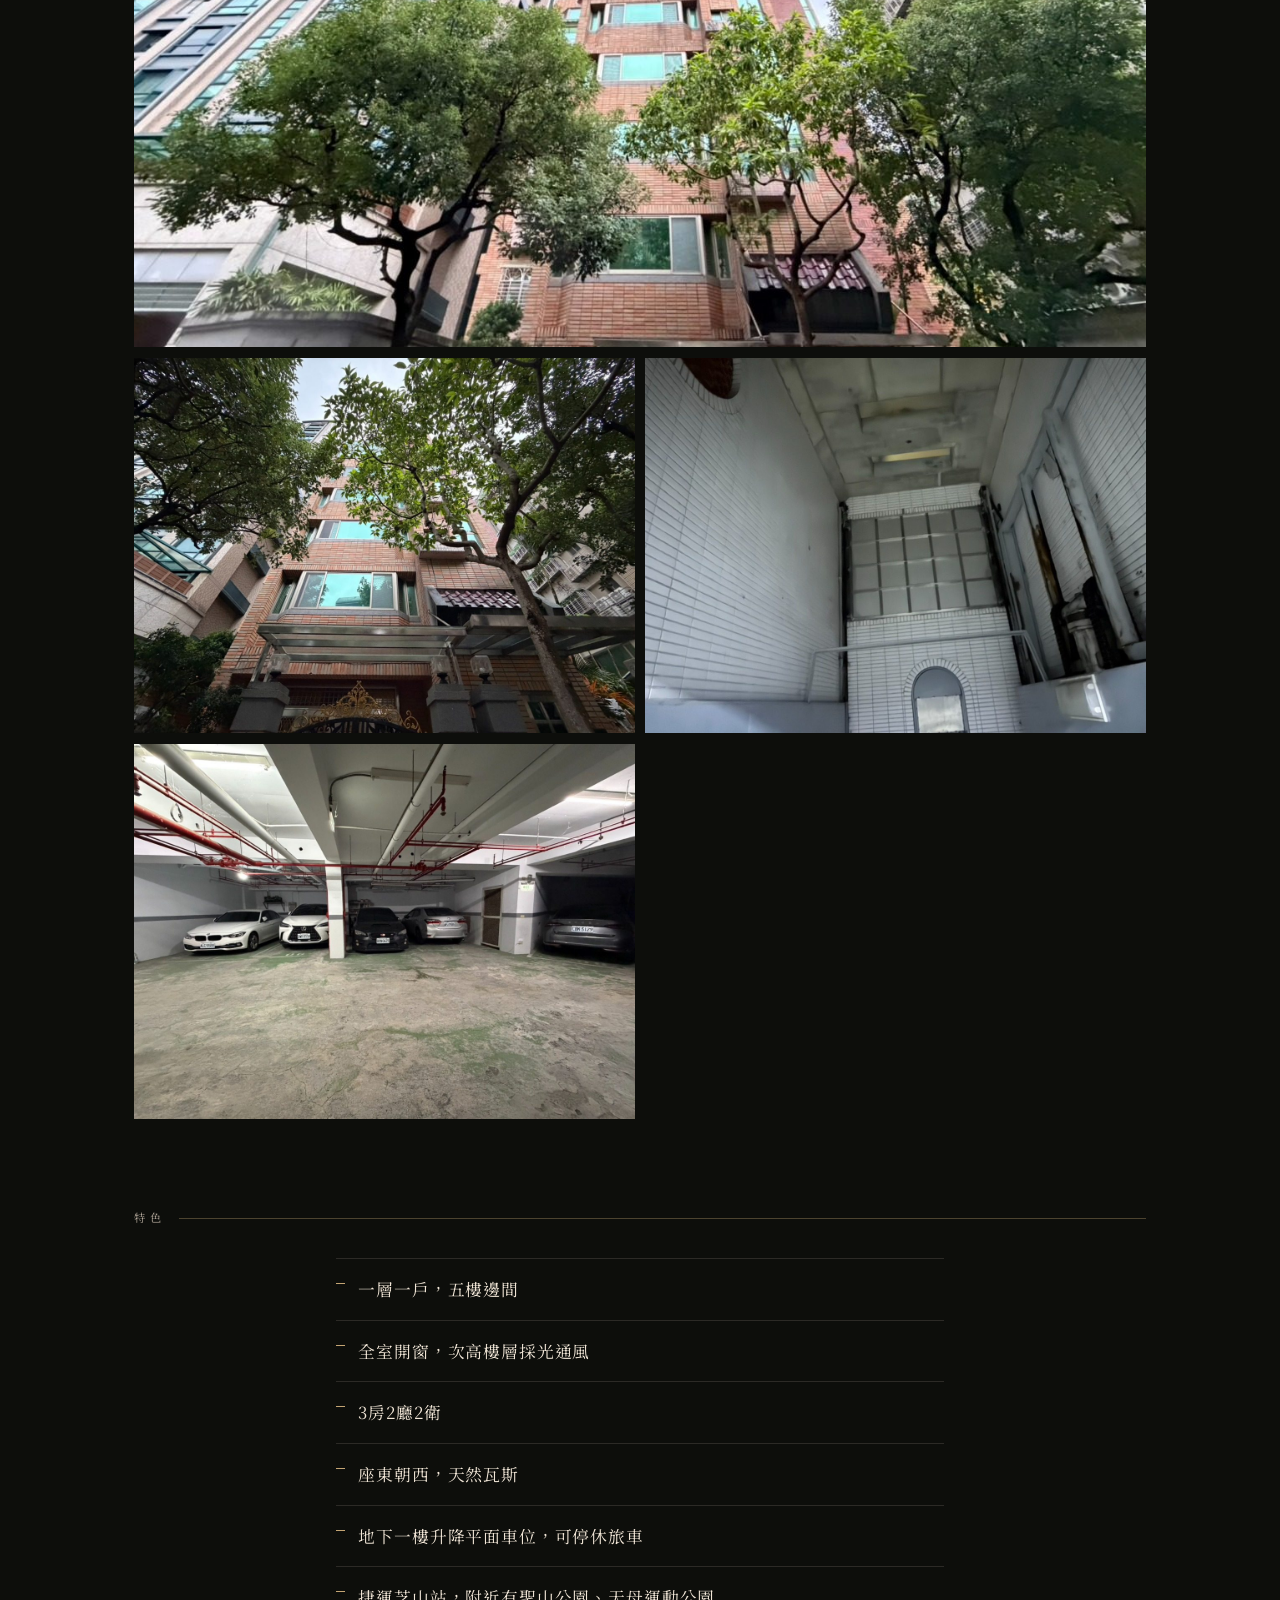
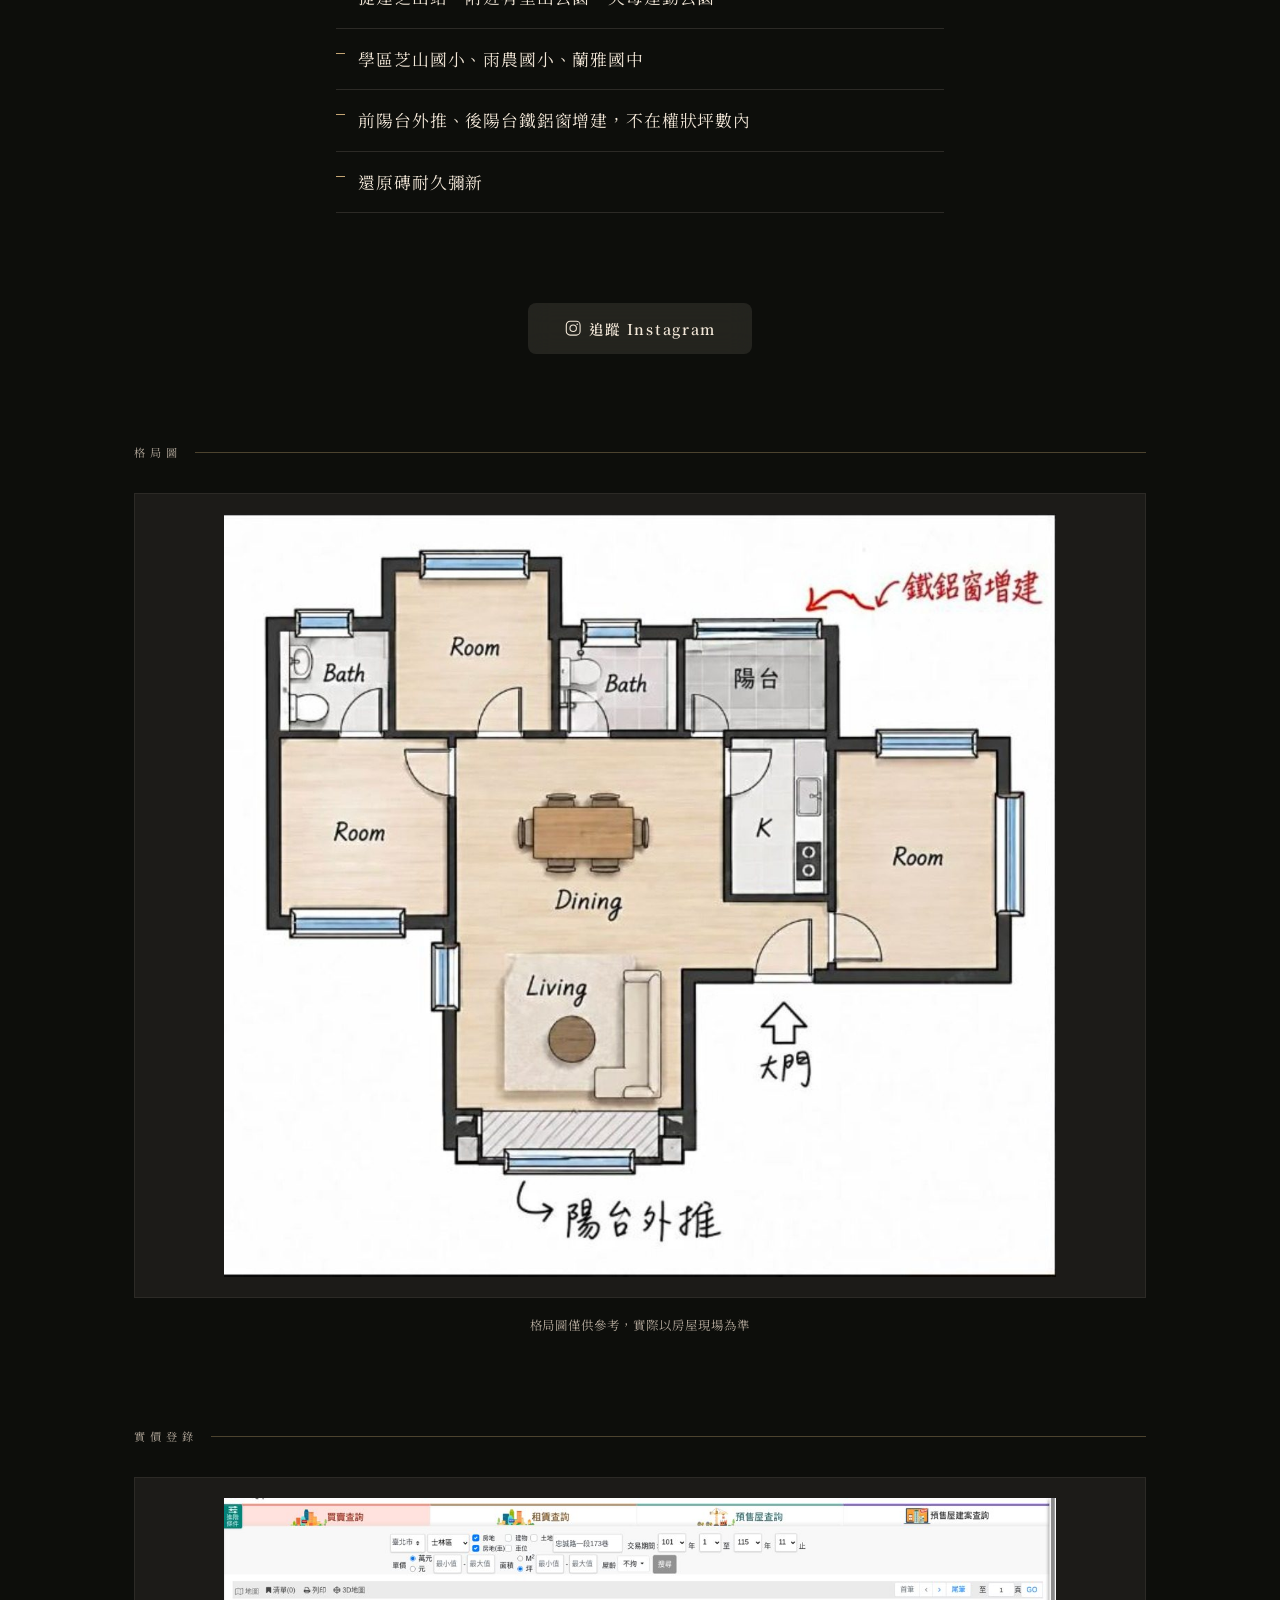
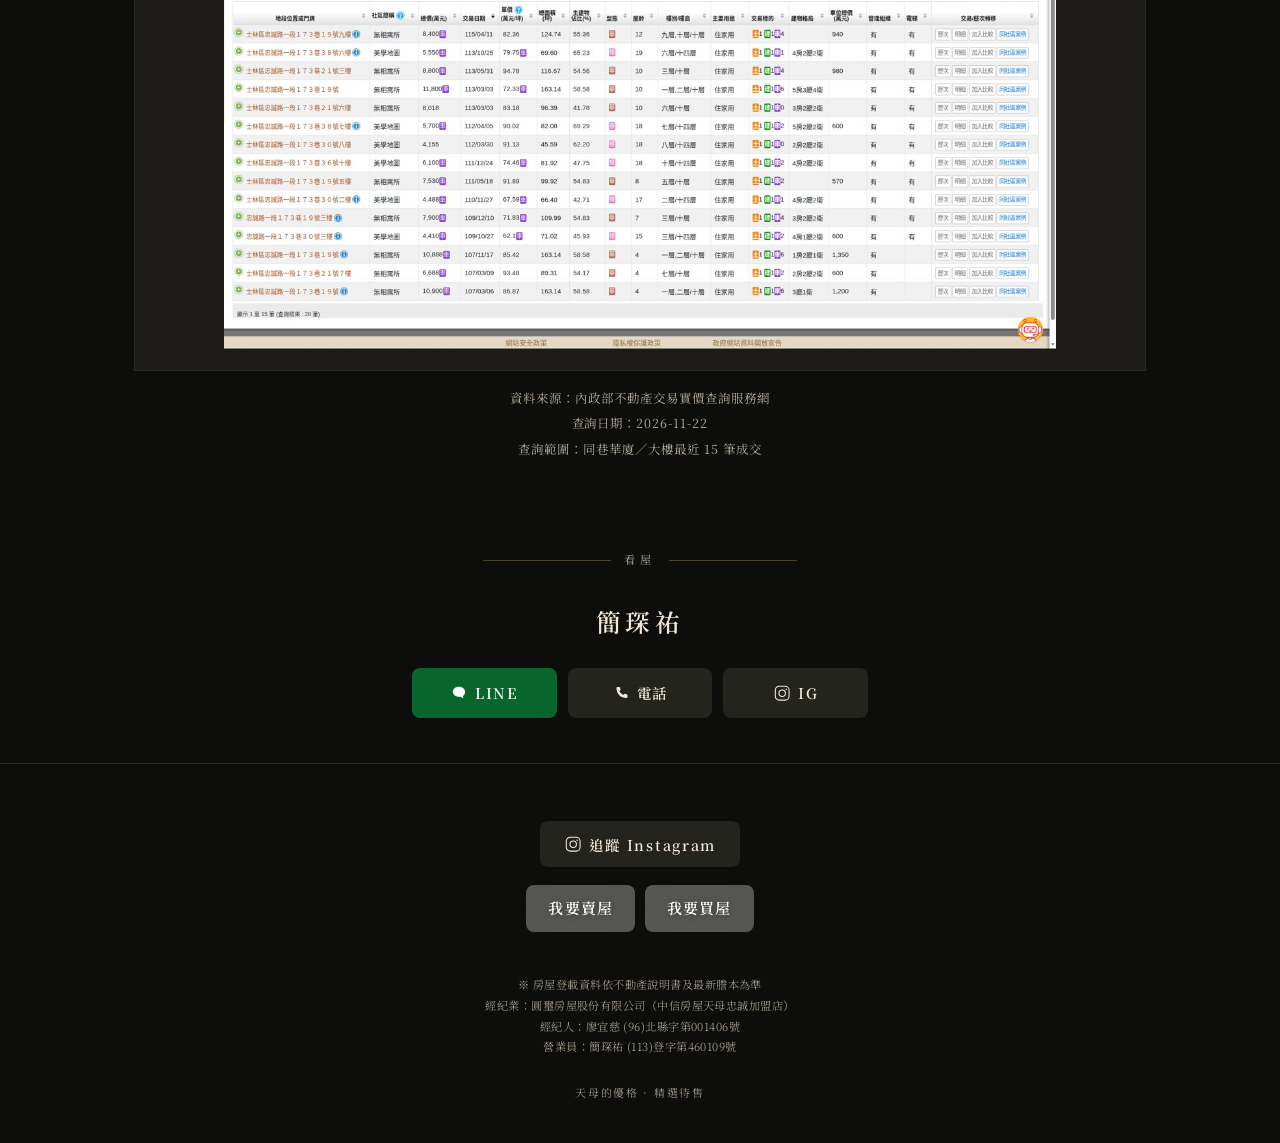
<file: listings/zhongjing/index.html>
<!DOCTYPE html>
<html lang="zh-Hant">
<head>
  <meta charset="utf-8">
  <meta name="viewport" content="width=device-width, initial-scale=1, viewport-fit=cover">
  <title>忠誠靜巷電梯三房+車位｜天母的優格</title>
  <meta name="theme-color" content="#0d0e0b">
    <meta property="og:type" content="website">
  <meta property="og:title" content="忠誠靜巷電梯三房+車位｜天母的優格">
  <meta name="twitter:card" content="summary_large_image">
  <meta name="description" content="士林區忠誠路一段173巷 3房2廳2衛 開價4880萬 含車位">
  <meta property="og:description" content="士林區忠誠路一段173巷 3房2廳2衛 開價4880萬 含車位">
  <meta property="og:image" content="https://lohateve.github.io/assets/images/listings/zhongjing/og.jpg">
  <meta name="twitter:image" content="https://lohateve.github.io/assets/images/listings/zhongjing/og.jpg">
  <link rel="canonical" href="https://lohateve.github.io/listings/zhongjing/">
  <meta property="og:url" content="https://lohateve.github.io/listings/zhongjing/">
  <link rel="icon" href="../../assets/icons/favicon.svg" type="image/svg+xml">
  <link rel="preconnect" href="https://fonts.googleapis.com">
  <link rel="preconnect" href="https://fonts.gstatic.com" crossorigin>
  <link href="https://fonts.googleapis.com/css2?family=Noto+Serif+TC:wght@300;400;600;700&display=swap" rel="stylesheet">
  <link rel="stylesheet" href="../../assets/css/style.css?v=8adf3fb4">
  <script src="../../assets/js/gallery.js" defer></script>
</head>
<body class="listing-page has-cta">
  <a class="skip" href="#main">跳到主要內容</a>
  <header class="site-header">
    <a class="wordmark" href="../../index.html">天母的優格</a>
    <span class="header-tag">精選待售</span>
  </header>
  <main id="main">
    <figure class="hero reveal"><a href="../../assets/images/listings/zhongjing/photo-01.jpg" data-gallery data-caption="客廳望向餐廳與廚房"><img src="../../assets/images/listings/zhongjing/photo-01.jpg" alt="客廳望向餐廳與廚房" width="1600" height="1066" fetchpriority="high"></a></figure>
    <section class="title-block reveal">
      <p class="eyebrow">士林 · 士林區忠誠路一段173巷</p>
      <h1>忠誠靜巷電梯三房+車位</h1>
      <p class="lead">五樓邊間，一層一戶</p>
      <p class="price"><span class="num">4880</span><span class="unit">萬</span></p>
    </section>
    <section class="section" id="specs">
      <h2 class="section-title">物件概況</h2>
      <dl class="specs-grid"><div><dt>位置</dt><dd>士林區忠誠路一段173巷</dd></div><div><dt>類型</dt><dd>電梯住宅</dd></div><div><dt>樓層</dt><dd>5樓／6樓，邊間，一層1戶</dd></div><div><dt>格局</dt><dd>3房2廳2衛1陽台</dd></div><div><dt>屋齡</dt><dd>約26.8年</dd></div><div><dt>建坪</dt><dd>50.9坪（含車位）</dd></div><div><dt>主建物</dt><dd>29.74坪</dd></div><div><dt>附屬建物</dt><dd>陽台2.86坪</dd></div><div><dt>共有部分</dt><dd>18.30坪（含車位7.83坪）</dd></div><div><dt>地坪</dt><dd>12.98坪</dd></div><div><dt>增建</dt><dd>前陽台外推、後陽台鐵鋁窗增建，不在權狀坪數內</dd></div><div><dt>車位</dt><dd>地下一樓升降平面</dd></div><div><dt>座向</dt><dd>座東朝西</dd></div><div><dt>管理費</dt><dd>1000元／月</dd></div><div><dt>交通</dt><dd>捷運芝山站</dd></div><div><dt>生活</dt><dd>聖山公園、天母運動公園、全聯、士東市場、高島屋、芝山國小、雨農國小、蘭雅國中</dd></div></dl>
    </section>
    <section class="section reel-section" id="video" aria-label="影片">
      <div class="reel-embed">
        <blockquote class="instagram-media" data-instgrm-permalink="https://www.instagram.com/reel/DfZnkJlMvAd/" data-instgrm-version="14">
          <a href="https://www.instagram.com/reel/DfZnkJlMvAd/" rel="noopener noreferrer" target="_blank">在 Instagram 觀看</a>
        </blockquote>
        <script async src="https://www.instagram.com/embed.js"></script>
      </div>
    </section>
    <section class="section" id="photos">
      <h2 class="section-title">照片</h2>
      <div class="gallery-grid">
        <a class="span-2 wide" href="../../assets/images/listings/zhongjing/photo-01.jpg" data-gallery data-caption="客廳望向餐廳與廚房"><img src="../../assets/images/listings/zhongjing/photo-01.jpg" alt="客廳望向餐廳與廚房" width="1600" height="1066" loading="eager"></a><a href="../../assets/images/listings/zhongjing/photo-02.jpg" data-gallery data-caption="客廳沙發區"><img src="../../assets/images/listings/zhongjing/photo-02.jpg" alt="客廳沙發區" width="1600" height="1066" loading="eager"></a><a href="../../assets/images/listings/zhongjing/photo-03.jpg" data-gallery data-caption="從窗邊看客廳"><img src="../../assets/images/listings/zhongjing/photo-03.jpg" alt="從窗邊看客廳" width="1600" height="1066" loading="lazy"></a><a href="../../assets/images/listings/zhongjing/photo-04.jpg" data-gallery data-caption="餐廳與客廳"><img src="../../assets/images/listings/zhongjing/photo-04.jpg" alt="餐廳與客廳" width="1600" height="1066" loading="lazy"></a><a class="span-2 wide" href="../../assets/images/listings/zhongjing/photo-05.jpg" data-gallery data-caption="廚房望向餐廳與客廳"><img src="../../assets/images/listings/zhongjing/photo-05.jpg" alt="廚房望向餐廳與客廳" width="1600" height="1066" loading="lazy"></a><a href="../../assets/images/listings/zhongjing/photo-06.jpg" data-gallery data-caption="餐廳"><img src="../../assets/images/listings/zhongjing/photo-06.jpg" alt="餐廳" width="1600" height="1066" loading="lazy"></a><a href="../../assets/images/listings/zhongjing/photo-07.jpg" data-gallery data-caption="廚房"><img src="../../assets/images/listings/zhongjing/photo-07.jpg" alt="廚房" width="1600" height="1066" loading="lazy"></a><a href="../../assets/images/listings/zhongjing/photo-08.jpg" data-gallery data-caption="廚房爐具與收納櫃"><img src="../../assets/images/listings/zhongjing/photo-08.jpg" alt="廚房爐具與收納櫃" width="1600" height="1066" loading="lazy"></a><a href="../../assets/images/listings/zhongjing/photo-09.jpg" data-gallery data-caption="房間，窗邊有臥榻"><img src="../../assets/images/listings/zhongjing/photo-09.jpg" alt="房間，窗邊有臥榻" width="1600" height="1066" loading="lazy"></a><a class="span-2 wide" href="../../assets/images/listings/zhongjing/photo-10.jpg" data-gallery data-caption="房間，窗邊採光"><img src="../../assets/images/listings/zhongjing/photo-10.jpg" alt="房間，窗邊採光" width="1600" height="1066" loading="lazy"></a><a href="../../assets/images/listings/zhongjing/photo-11.jpg" data-gallery data-caption="臥室"><img src="../../assets/images/listings/zhongjing/photo-11.jpg" alt="臥室" width="1600" height="1066" loading="lazy"></a><a href="../../assets/images/listings/zhongjing/photo-12.jpg" data-gallery data-caption="房間"><img src="../../assets/images/listings/zhongjing/photo-12.jpg" alt="房間" width="1600" height="1066" loading="lazy"></a><a href="../../assets/images/listings/zhongjing/photo-13.jpg" data-gallery data-caption="陽台"><img src="../../assets/images/listings/zhongjing/photo-13.jpg" alt="陽台" width="1600" height="1066" loading="lazy"></a><a href="../../assets/images/listings/zhongjing/photo-14.jpg" data-gallery data-caption="後陽台"><img src="../../assets/images/listings/zhongjing/photo-14.jpg" alt="後陽台" width="1600" height="1066" loading="lazy"></a><a class="span-2 wide" href="../../assets/images/listings/zhongjing/photo-15.jpg" data-gallery data-caption="社區外觀"><img src="../../assets/images/listings/zhongjing/photo-15.jpg" alt="社區外觀" width="1600" height="1066" loading="lazy"></a><a href="../../assets/images/listings/zhongjing/photo-16.jpg" data-gallery data-caption="社區外觀另一側"><img src="../../assets/images/listings/zhongjing/photo-16.jpg" alt="社區外觀另一側" width="1600" height="1066" loading="lazy"></a><a href="../../assets/images/listings/zhongjing/photo-17.jpg" data-gallery data-caption="梯廳"><img src="../../assets/images/listings/zhongjing/photo-17.jpg" alt="梯廳" width="1600" height="1066" loading="lazy"></a><a href="../../assets/images/listings/zhongjing/photo-18.jpg" data-gallery data-caption="地下一樓停車空間"><img src="../../assets/images/listings/zhongjing/photo-18.jpg" alt="地下一樓停車空間" width="1600" height="1066" loading="lazy"></a>
      </div>
    </section>
    <section class="section" id="features">
      <h2 class="section-title">特色</h2>
      <ul class="feature-list"><li>一層一戶，五樓邊間</li><li>全室開窗，次高樓層採光通風</li><li>3房2廳2衛</li><li>座東朝西，天然瓦斯</li><li>地下一樓升降平面車位，可停休旅車</li><li>捷運芝山站，附近有聖山公園、天母運動公園</li><li>學區芝山國小、雨農國小、蘭雅國中</li><li>前陽台外推、後陽台鐵鋁窗增建，不在權狀坪數內</li><li>還原磚耐久彌新</li></ul>
    </section>
    <section class="section ig-cta ig-cta-mid" id="instagram-follow" aria-label="追蹤 Instagram">
      <a class="btn btn-ig-follow" href="https://www.instagram.com/TMD_yogurt/" rel="noopener noreferrer" target="_blank"><svg class="ig-icon" viewBox="0 0 24 24" aria-hidden="true">
  <rect x="3" y="3" width="18" height="18" rx="5" fill="none" stroke="currentColor" stroke-width="1.4"/>
  <circle cx="12" cy="12" r="4.2" fill="none" stroke="currentColor" stroke-width="1.4"/>
  <circle cx="17.2" cy="6.8" r="1" fill="currentColor"/>
</svg><span>追蹤 Instagram</span></a>
    </section>
    <section class="section" id="floorplan">
      <h2 class="section-title">格局圖</h2>
      <div class="floorplan-frame"><a href="../../assets/images/listings/zhongjing/plan-01.jpg" data-gallery data-caption="格局圖，僅供參考，實際以房屋現場為準"><img src="../../assets/images/listings/zhongjing/plan-01.jpg" alt="格局圖，僅供參考，實際以房屋現場為準" width="1400" height="1000" loading="lazy"></a></div>
      <p class="caption">格局圖僅供參考，實際以房屋現場為準</p>
    </section>
    <section class="section" id="registry">
      <h2 class="section-title">實價登錄</h2>
      <div class="registry-grid"><a href="../../assets/images/listings/zhongjing/actual-price-01.jpg" data-gallery data-caption="忠誠路一段173巷 實價登錄列表 第1至15筆"><img src="../../assets/images/listings/zhongjing/actual-price-01.jpg" alt="忠誠路一段173巷 實價登錄列表 第1至15筆" loading="lazy"></a></div>
      <p class="registry-note">資料來源：內政部不動產交易實價查詢服務網</p>
      <p class="registry-note">查詢日期：2026-11-22</p>
      <p class="registry-note">查詢範圍：同巷華廈／大樓最近 15 筆成交</p>
    </section>
    <section class="section contact" id="contact">
      <h2 class="section-title">看屋</h2>
      <p class="agent-name">簡琛祐</p>
      <div class="contact-actions cols-3">
        <a class="btn btn-line" href="https://line.me/ti/p/G1rRvflCQE" rel="noopener noreferrer" target="_blank"><svg viewBox="0 0 24 24" aria-hidden="true"><path fill="currentColor" d="M19.7 10.1c0-3.6-3.6-6.5-8-6.5s-8 2.9-8 6.5 3.6 6.5 8 6.5c.5 0 1 0 1.5-.1l3.4 1.9c.2.1.5 0 .5-.3v-2.5c1.6-1.2 2.6-2.9 2.6-5z"/></svg><span>LINE</span></a><a class="btn btn-solid" href="tel:+886916601973"><svg viewBox="0 0 24 24" aria-hidden="true"><path fill="currentColor" d="M7.1 3.8h2.2c.6 0 1.1.4 1.2.9l.6 2.2c.1.5 0 1-.4 1.4l-1.1 1.1a12.2 12.2 0 0 0 5 5l1.1-1.1c.4-.4.9-.5 1.4-.4l2.2.6c.5.1.9.6.9 1.2v2.2c0 .7-.6 1.3-1.3 1.3C11.4 18.2 5.8 12.6 5.8 5.1c0-.7.6-1.3 1.3-1.3z"/></svg><span>電話</span></a><a class="btn btn-ghost" href="https://ig.me/m/TMD_yogurt" rel="noopener noreferrer" target="_blank"><svg class="ig-icon" viewBox="0 0 24 24" aria-hidden="true">
  <rect x="3" y="3" width="18" height="18" rx="5" fill="none" stroke="currentColor" stroke-width="1.4"/>
  <circle cx="12" cy="12" r="4.2" fill="none" stroke="currentColor" stroke-width="1.4"/>
  <circle cx="17.2" cy="6.8" r="1" fill="currentColor"/>
</svg><span>IG</span></a>
      </div>
    </section>
    <div class="cta-bar cols-3"><div class="inner"><a class="btn btn-line" href="https://line.me/ti/p/G1rRvflCQE" rel="noopener noreferrer" target="_blank"><svg viewBox="0 0 24 24" aria-hidden="true"><path fill="currentColor" d="M19.7 10.1c0-3.6-3.6-6.5-8-6.5s-8 2.9-8 6.5 3.6 6.5 8 6.5c.5 0 1 0 1.5-.1l3.4 1.9c.2.1.5 0 .5-.3v-2.5c1.6-1.2 2.6-2.9 2.6-5z"/></svg><span>LINE</span></a><a class="btn btn-solid" href="tel:+886916601973"><svg viewBox="0 0 24 24" aria-hidden="true"><path fill="currentColor" d="M7.1 3.8h2.2c.6 0 1.1.4 1.2.9l.6 2.2c.1.5 0 1-.4 1.4l-1.1 1.1a12.2 12.2 0 0 0 5 5l1.1-1.1c.4-.4.9-.5 1.4-.4l2.2.6c.5.1.9.6.9 1.2v2.2c0 .7-.6 1.3-1.3 1.3C11.4 18.2 5.8 12.6 5.8 5.1c0-.7.6-1.3 1.3-1.3z"/></svg><span>電話</span></a><a class="btn btn-ghost" href="https://ig.me/m/TMD_yogurt" rel="noopener noreferrer" target="_blank"><svg class="ig-icon" viewBox="0 0 24 24" aria-hidden="true">
  <rect x="3" y="3" width="18" height="18" rx="5" fill="none" stroke="currentColor" stroke-width="1.4"/>
  <circle cx="12" cy="12" r="4.2" fill="none" stroke="currentColor" stroke-width="1.4"/>
  <circle cx="17.2" cy="6.8" r="1" fill="currentColor"/>
</svg><span>IG</span></a></div></div>
  </main>

  <footer class="site-footer">
    <div class="ig-cta ig-cta-footer">
      <a class="btn btn-ig-follow" href="https://www.instagram.com/TMD_yogurt/" rel="noopener noreferrer" target="_blank"><svg class="ig-icon" viewBox="0 0 24 24" aria-hidden="true">
  <rect x="3" y="3" width="18" height="18" rx="5" fill="none" stroke="currentColor" stroke-width="1.4"/>
  <circle cx="12" cy="12" r="4.2" fill="none" stroke="currentColor" stroke-width="1.4"/>
  <circle cx="17.2" cy="6.8" r="1" fill="currentColor"/>
</svg><span>追蹤 Instagram</span></a>
    </div>

    <nav class="form-actions cols-2 form-actions-footer" aria-label="我要賣屋與我要買屋">
      <a class="btn btn-ghost" href="https://docs.google.com/forms/d/e/1FAIpQLSfgd1Gr5Ier1Zw3FLSIcCSLkbBQtFWSE0MMMrSNYqtbVR_wrg/viewform" rel="noopener noreferrer" target="_blank">我要賣屋</a><a class="btn btn-ghost" href="https://docs.google.com/forms/d/e/1FAIpQLSfwgAmoFwXzCyb_sa5NgNKXgEsrNvfC2p3hT3B3Zudo0klbyQ/viewform" rel="noopener noreferrer" target="_blank">我要買屋</a>
    </nav>

    <div class="legal">
      <p>※ 房屋登載資料依不動產說明書及最新謄本為準</p>
<p>經紀業：圓璽房屋股份有限公司（中信房屋天母忠誠加盟店）</p>
<p>經紀人：廖宜慈 (96)北縣字第001406號</p>
<p>營業員：簡琛祐 (113)登字第460109號</p>
    </div>
    <p class="copyright">天母的優格 · 精選待售</p>
  </footer>
</body>
</html>
</file>
<file: assets/css/style.css>
/* 天母的優格｜精選待售
   墨夜展廊：近黑展廊、香檳金細線、霧面玻璃頂欄
   照片自己發光，介面退到暗處 */

:root {
  --paper: #0d0e0b;
  --paper-deep: #161613;
  --paper-lift: #1c1b18;
  --ink: #f2e7d8;
  --ink-soft: #d4c6b4;
  --mute: #b4a99c;
  --mute-2: #b4a99c;
  --line: #2c2a26;
  --line-strong: #3e3a34;
  --cinnabar: #c4a574;
  --cinnabar-soft: #d4b896;
  --gold: #c4a574;
  --line-green: #06c755;
  --line-green-dark: #05a848;
  --shadow: rgba(0, 0, 0, 0.45);
  --sans: "Noto Serif TC", "Noto Serif CJK TC", "Source Han Serif TC", "Songti TC", serif;
  --serif: "Noto Serif TC", "Noto Serif CJK TC", "Source Han Serif TC", "Songti TC", serif;
  --latin: "Noto Serif TC", "Noto Serif CJK TC", "Source Han Serif TC", "Songti TC", serif;
  --ease: cubic-bezier(0.22, 1, 0.36, 1);
  --pad: clamp(1.4rem, 5.5vw, 5rem);
  --measure: 42rem;
  --max: 72rem;
  --cta-h: 0px;
}

*,
*::before,
*::after { box-sizing: border-box; }

html {
  scroll-behavior: smooth;
  background: var(--paper);
  -webkit-text-size-adjust: 100%;
  color-scheme: dark;
}

body {
  margin: 0;
  color: var(--ink);
  background: var(--paper);
  font-family: var(--sans);
  font-weight: 400;
  font-size: 16px;
  line-height: 1.75;
  letter-spacing: 0.02em;
  text-rendering: optimizeLegibility;
  -webkit-font-smoothing: antialiased;
  min-height: 100vh;
  display: flex;
  flex-direction: column;
}

img { max-width: 100%; height: auto; display: block; }
a { color: inherit; text-decoration: none; }
button, select, input { font-family: inherit; color: inherit; background: none; border: 0; }
button { cursor: pointer; }
h1, h2, h3, p, figure, dl, dt, dd, ul { margin: 0; }
ul { padding: 0; list-style: none; }

.skip {
  position: absolute;
  left: -999px;
  top: 0;
  background: var(--ink);
  color: var(--paper);
  padding: 0.5rem 1rem;
  z-index: 100;
}
.skip:focus { left: 0.5rem; top: 0.5rem; }

/* ---------- header ---------- */
.site-header {
  display: flex;
  align-items: baseline;
  justify-content: space-between;
  gap: 1rem;
  padding: 1.05rem var(--pad);
  position: sticky;
  top: 0;
  z-index: 20;
  background: rgba(13, 14, 11, 0.72);
  backdrop-filter: blur(18px) saturate(1.1);
  -webkit-backdrop-filter: blur(18px) saturate(1.1);
  border-bottom: 1px solid rgba(196, 165, 116, 0.22);
}

.wordmark {
  font-family: var(--serif);
  font-weight: 600;
  font-size: 1.05rem;
  letter-spacing: 0.12em;
  line-height: 1.2;
  transition: color 0.35s ease;
}

.wordmark:hover { color: var(--cinnabar); }

.header-tag {
  font-family: var(--sans);
  font-weight: 300;
  font-size: 0.72rem;
  letter-spacing: 0.28em;
  color: var(--mute);
}

/* ---------- example / sold marks ---------- */
.example-banner {
  text-align: center;
  font-size: 0.72rem;
  letter-spacing: 0.22em;
  color: var(--mute);
  background: var(--paper-deep);
  padding: 0.75rem var(--pad);
  border-bottom: 1px solid var(--line);
}

/* ---------- homepage hero ---------- */
.home-hero {
  position: relative;
  isolation: isolate;
  display: flex;
  flex-direction: column;
  justify-content: center;
  align-items: center;
  text-align: center;
  min-height: 75vh;
  padding: 5.5rem var(--pad);
  overflow: hidden;
  background: var(--paper);
}

@media (min-width: 880px) {
  .home-hero {
    min-height: 70vh;
    padding: 6.5rem var(--pad);
  }
}

.home-hero-media {
  position: absolute;
  inset: 0;
  z-index: 0;
}

.home-hero-media img {
  width: 100%;
  height: 100%;
  object-fit: cover;
  object-position: center 48%;
}

.home-hero-media::after {
  content: "";
  position: absolute;
  inset: 0;
  background: linear-gradient(
    180deg,
    rgba(13, 14, 11, 0.46) 0%,
    rgba(13, 14, 11, 0.58) 42%,
    rgba(13, 14, 11, 0.82) 100%
  );
}

.home-hero-inner {
  position: relative;
  z-index: 1;
  display: flex;
  flex-direction: column;
  align-items: center;
  max-width: 44rem;
}

.home-hero h1 {
  font-family: var(--sans);
  font-weight: 700;
  font-size: clamp(2.4rem, 7.5vw, 4.4rem);
  letter-spacing: 0.12em;
  line-height: 1.2;
  color: var(--ink);
  text-shadow: 0 2px 28px rgba(0, 0, 0, 0.28);
}

.home-hero-handle {
  margin-top: 1rem;
  font-family: var(--sans);
  font-weight: 300;
  font-size: 0.95rem;
  letter-spacing: 0.14em;
  color: var(--ink);
  text-shadow: 0 1px 16px rgba(0, 0, 0, 0.3);
}

.form-actions-hero {
  padding-top: 2.8rem;
  padding-bottom: 0;
}

/* ---------- filter ---------- */
.filter-bar {
  max-width: var(--max);
  margin: 0 auto 2.8rem;
  padding: 0 var(--pad);
}

.filter-toggle {
  width: 100%;
  display: flex;
  align-items: center;
  justify-content: space-between;
  min-height: 3rem;
  padding: 0.6rem 0.85rem;
  border: none;
  border-radius: 8px;
  font-family: var(--sans);
  font-size: 0.8rem;
  letter-spacing: 0.32em;
  color: var(--ink);
  background: rgba(242, 231, 216, 0.10);
  backdrop-filter: blur(12px) saturate(140%);
  -webkit-backdrop-filter: blur(12px) saturate(140%);
  transition: background 0.25s ease;
}

.filter-toggle:hover,
.filter-toggle:focus-visible {
  background: rgba(242, 231, 216, 0.18);
}

.filter-toggle::after {
  content: "+";
  font-family: var(--latin);
  font-size: 1.3rem;
  letter-spacing: 0;
  line-height: 1;
  margin-left: 0.8rem;
  color: var(--mute);
}

.filter-toggle[aria-expanded="true"]::after { content: "–"; }

.filter-toggle .filter-count {
  margin-left: auto;
  font-size: 0.72rem;
  letter-spacing: 0.18em;
  color: var(--mute);
}

.filter-toggle.is-active span:first-child { color: var(--cinnabar); }

.filter-panel {
  display: none;
  grid-template-columns: repeat(2, minmax(0, 1fr));
  gap: 1rem 0.9rem;
  padding: 1.4rem 0.2rem 1.5rem;
  border-bottom: 1px solid var(--line);
}

.filter-panel.is-open { display: grid; }

.filter-field {
  display: flex;
  flex-direction: column;
  gap: 0.4rem;
  min-width: 0;
}

.filter-field > span {
  font-size: 0.68rem;
  letter-spacing: 0.36em;
  color: var(--mute);
}

.filter-field select {
  -webkit-appearance: none;
  appearance: none;
  width: 100%;
  min-height: 2.9rem;
  padding: 0.55rem 2.2rem 0.55rem 0.85rem;
  font-family: var(--serif);
  font-size: 1rem;
  letter-spacing: 0.08em;
  color: var(--ink);
  background-color: var(--paper-lift);
  background-image: url("data:image/svg+xml;utf8,<svg xmlns='http://www.w3.org/2000/svg' width='10' height='6' viewBox='0 0 10 6'><path d='M1 1l4 4 4-4' fill='none' stroke='%23c4a574' stroke-width='1.2'/></svg>");
  background-repeat: no-repeat;
  background-position: right 0.85rem center;
  border: 1px solid var(--line-strong);
  border-radius: 0;
  cursor: pointer;
  transition: border-color 0.2s ease;
  color-scheme: dark;
}

.filter-field select:hover,
.filter-field select:focus-visible {
  border-color: var(--cinnabar);
  outline: none;
}

.filter-foot {
  grid-column: 1 / -1;
  display: flex;
  flex-wrap: wrap;
  align-items: center;
  justify-content: space-between;
  gap: 0.8rem 1rem;
}

.filter-result {
  font-family: var(--serif);
  font-size: 0.9rem;
  letter-spacing: 0.14em;
  color: var(--ink-soft);
}

.filter-reset {
  font-size: 0.78rem;
  letter-spacing: 0.22em;
  color: var(--ink);
  padding: 0.6rem 0.85rem;
  border: none;
  border-radius: 8px;
  background: rgba(242, 231, 216, 0.10);
  backdrop-filter: blur(12px) saturate(140%);
  -webkit-backdrop-filter: blur(12px) saturate(140%);
  transition: background 0.25s ease, color 0.25s ease;
}

.filter-reset:hover,
.filter-reset:focus-visible {
  color: var(--ink);
  background: rgba(242, 231, 216, 0.20);
  outline: none;
}

.check-sold {
  display: inline-flex;
  align-items: center;
  gap: 0.45rem;
  font-size: 0.78rem;
  letter-spacing: 0.14em;
  color: var(--mute);
  cursor: pointer;
  user-select: none;
}

.check-sold input {
  width: 0.95rem;
  height: 0.95rem;
  accent-color: var(--cinnabar);
}

@media (min-width: 880px) {
  .filter-toggle { display: none; }
  .filter-panel,
  .filter-panel.is-open {
    display: grid;
    grid-template-columns: repeat(5, minmax(0, 1fr));
    align-items: end;
    gap: 1.1rem 1rem;
    padding: 1.5rem 0 1.2rem;
    border-top: 1px solid var(--line-strong);
    border-bottom: 1px solid var(--line-strong);
  }
  .filter-foot {
    grid-column: 1 / -1;
    padding-top: 0.2rem;
  }
  .filter-reset { padding: 0.2rem 0.85rem; }
}

/* ---------- listing cards ---------- */
.listings {
  display: grid;
  grid-template-columns: 1fr;
  gap: 3.6rem 2rem;
  align-items: start;
  padding: 0 var(--pad) 5.5rem;
  max-width: var(--max);
  margin: 0 auto;
  width: 100%;
}

.listings .empty-listings { grid-column: 1 / -1; }

.listing-card {
  display: block;
  max-width: 52rem;
  margin: 0 auto;
  color: inherit;
}

.listing-card.is-hidden,
.listing-card[hidden] { display: none; }

.listing-card .card-photo {
  position: relative;
  background: var(--paper-deep);
  overflow: hidden;
}

.listing-card img {
  width: 100%;
  aspect-ratio: 16 / 10;
  object-fit: cover;
  object-position: center 50%;
  transition: transform 1.1s var(--ease), filter 0.6s ease;
}

.listing-card:hover img,
.listing-card:focus-visible img { transform: scale(1.045); }

.listing-card:focus-visible {
  outline: 2px solid var(--cinnabar);
  outline-offset: 4px;
}

.listing-card.is-sold img {
  filter: grayscale(0.55) brightness(0.96);
}

.card-overlay {
  position: absolute;
  inset: 0;
  display: flex;
  align-items: flex-end;
  justify-content: center;
  padding: 0 1.25rem 1.45rem;
  background: linear-gradient(
    180deg,
    rgba(27, 23, 20, 0) 42%,
    rgba(27, 23, 20, 0.55) 100%
  );
  pointer-events: none;
  transition: background 0.45s var(--ease);
}

.card-cta {
  display: inline-flex;
  align-items: center;
  gap: 0.45em;
  font-family: var(--sans);
  font-style: normal;
  font-size: 0.78rem;
  font-weight: 400;
  letter-spacing: 0.28em;
  color: #f2e7d8;
  border: none;
  border-radius: 8px;
  padding: 0.68rem 1.4rem 0.68rem 1.55rem;
  background: rgba(242, 231, 216, 0.12);
  backdrop-filter: blur(12px) saturate(140%);
  -webkit-backdrop-filter: blur(12px) saturate(140%);
  transition: background 0.35s ease, color 0.35s ease;
}

.card-cta i {
  font-style: normal;
  letter-spacing: 0;
  font-family: var(--latin);
  font-size: 1.05em;
}

@media (hover: hover) and (pointer: fine) {
  .listing-card:hover .card-overlay,
  .listing-card:focus-visible .card-overlay {
    background: linear-gradient(
      180deg,
      rgba(27, 23, 20, 0.1) 28%,
      rgba(27, 23, 20, 0.62) 100%
    );
  }
  .listing-card:hover .card-cta,
  .listing-card:focus-visible .card-cta {
    background: rgba(242, 231, 216, 0.22);
    color: #f2e7d8;
  }
}

.card-badge {
  position: absolute;
  top: 0.85rem;
  left: 0.85rem;
  z-index: 2;
  font-size: 0.68rem;
  letter-spacing: 0.28em;
  padding: 0.35rem 0.7rem;
  background: rgba(13, 14, 11, 0.78);
  color: #f2e7d8;
}

.card-badge.is-example {
  left: auto;
  right: 0.85rem;
  background: rgba(138, 90, 18, 0.88);
}

.card-meta {
  padding: 1.75rem 0.2rem 0;
  text-align: center;
}

.card-meta .loc {
  font-size: 0.7rem;
  font-weight: 300;
  letter-spacing: 0.32em;
  color: var(--mute);
}

.card-meta h2 {
  font-family: var(--serif);
  font-weight: 700;
  font-size: clamp(1.7rem, 4vw, 2.35rem);
  letter-spacing: 0.08em;
  margin: 0.55rem 0 0.45rem;
  text-wrap: balance;
}

.card-meta .sum {
  font-family: var(--serif);
  color: var(--ink-soft);
  letter-spacing: 0.08em;
  font-size: 0.95rem;
}

.card-meta .card-price {
  margin-top: 0.95rem;
  font-family: var(--latin);
  font-weight: 700;
  font-size: 2rem;
  color: var(--cinnabar);
  letter-spacing: 0.04em;
}

.card-meta .card-price small {
  font-family: var(--serif);
  font-size: 0.85rem;
  letter-spacing: 0.16em;
  margin-left: 0.15em;
}

.listing-card.is-sold .card-price { color: var(--mute); }

.empty-listings {
  display: none;
  text-align: center;
  color: var(--mute);
  font-family: var(--serif);
  letter-spacing: 0.12em;
  padding: 4rem 0;
}

.empty-listings.is-visible { display: block; }

@media (min-width: 720px) {
  .listings {
    grid-template-columns: repeat(2, minmax(0, 1fr));
    justify-content: center;
    gap: 3.2rem 1.9rem;
  }
  .listings:not(:has(.listing-card ~ .listing-card)) {
    grid-template-columns: minmax(20rem, 34rem);
  }
  .listings .listing-card { max-width: none; width: 100%; }
  .listings .card-meta h2 { font-size: clamp(1.35rem, 2.4vw, 1.75rem); letter-spacing: 0.12em; }
  .listings .card-meta .card-price { font-size: 1.75rem; }
}

@media (min-width: 1100px) {
  .listings {
    grid-template-columns: repeat(3, minmax(0, 1fr));
    justify-content: center;
    gap: 3.4rem 2.1rem;
  }
  .listings:not(:has(.listing-card ~ .listing-card)) {
    grid-template-columns: minmax(22rem, 34rem);
  }
  .listings .card-meta h2 { font-size: 1.45rem; letter-spacing: 0.08em; }
  .listings .card-meta .sum { font-size: 0.88rem; }
}

/* ---------- listing page hero ---------- */
.hero {
  position: relative;
  margin: 0;
  background: #050505;
}

.hero img {
  width: 100%;
  height: auto;
  aspect-ratio: 4 / 3;
  object-fit: cover;
  object-position: center 55%;
  cursor: zoom-in;
}

@media (min-width: 880px) {
  .hero img {
    aspect-ratio: 2 / 1;
    max-height: 62vh;
    object-position: center 48%;
  }
}

/* ---------- title block ---------- */
.title-block {
  padding: 3.4rem var(--pad) 1.6rem;
  max-width: var(--max);
  margin: 0 auto;
  text-align: center;
}

.eyebrow {
  font-family: var(--sans);
  font-size: 0.72rem;
  font-weight: 300;
  letter-spacing: 0.38em;
  color: var(--mute);
  margin-bottom: 1.2rem;
}

.title-block h1 {
  font-family: var(--serif);
  font-weight: 700;
  font-size: clamp(2.4rem, 8vw, 5.2rem);
  letter-spacing: 0.06em;
  line-height: 1.15;
  font-feature-settings: "kern";
  text-wrap: balance;
}

.lead {
  font-family: var(--serif);
  font-weight: 400;
  font-size: clamp(1.05rem, 2.6vw, 1.35rem);
  letter-spacing: 0.08em;
  margin-top: 1.2rem;
  color: var(--ink-soft);
}

.price {
  margin-top: 2.15rem;
  display: flex;
  align-items: baseline;
  justify-content: center;
  gap: 0.2em;
  color: var(--cinnabar);
}

.price .num {
  font-family: var(--latin);
  font-weight: 700;
  font-size: clamp(3rem, 10vw, 5.6rem);
  letter-spacing: 0.02em;
  line-height: 0.9;
  font-variant-numeric: lining-nums;
}

.price .unit {
  font-family: var(--serif);
  font-weight: 600;
  font-size: clamp(1.05rem, 2.8vw, 1.5rem);
  letter-spacing: 0.18em;
}

.status-pill {
  display: inline-block;
  margin-left: 0.7rem;
  font-family: var(--sans);
  font-size: 0.7rem;
  letter-spacing: 0.28em;
  color: var(--mute);
  border: 1px solid var(--line-strong);
  padding: 0.28rem 0.65rem;
  align-self: center;
  transform: translateY(-0.35em);
}

.price.is-sold,
.price.is-sold .num { color: var(--mute); }

/* ---------- sections ---------- */
.section {
  scroll-margin-top: 4.25rem;
  padding: 3.4rem var(--pad);
  max-width: var(--max);
  margin: 0 auto;
  width: 100%;
}

.section-title {
  font-family: var(--sans);
  font-weight: 400;
  font-size: 0.7rem;
  letter-spacing: 0.42em;
  color: var(--mute);
  margin-bottom: 1.9rem;
  display: flex;
  align-items: center;
  gap: 0.85rem;
}

.section-title::after {
  content: "";
  flex: 1;
  height: 1px;
  background: rgba(196, 165, 116, 0.35);
}

/* ---------- specs ---------- */
.specs-grid {
  display: grid;
  grid-template-columns: 1fr;
  gap: 0;
  border-top: 1px solid var(--line);
}

.specs-grid div {
  display: grid;
  grid-template-columns: 6.2rem 1fr;
  gap: 1rem;
  padding: 1.05rem 0;
  border-bottom: 1px solid var(--line);
  align-items: baseline;
}

.specs-grid dt {
  font-family: var(--sans);
  font-size: 0.75rem;
  letter-spacing: 0.16em;
  color: var(--mute);
  font-weight: 400;
}

.specs-grid dd {
  font-family: var(--serif);
  font-size: 1.02rem;
  letter-spacing: 0.04em;
  color: var(--ink);
  font-weight: 600;
}

@media (min-width: 720px) {
  .specs-grid {
    grid-template-columns: 1fr 1fr;
    column-gap: 3.8rem;
  }
}

/* ---------- gallery ---------- */
.gallery-grid {
  display: grid;
  grid-template-columns: 1fr 1fr;
  gap: 0.5rem;
}

.gallery-grid a {
  display: block;
  background: var(--paper-deep);
  overflow: hidden;
  cursor: zoom-in;
}

.gallery-grid img {
  width: 100%;
  height: 100%;
  object-fit: cover;
  aspect-ratio: 4 / 3;
  transition: transform 0.7s var(--ease);
}

.gallery-grid a.wide img { aspect-ratio: 16 / 9; }

.gallery-grid a:hover img,
.gallery-grid a:focus-visible img { transform: scale(1.03); }

.gallery-grid a:focus-visible {
  outline: 2px solid var(--cinnabar);
  outline-offset: 2px;
}

@media (min-width: 720px) {
  .gallery-grid { gap: 0.65rem; }
  .gallery-grid a.span-2 { grid-column: span 2; }
  .gallery-grid a.span-2 img { aspect-ratio: 16 / 10; height: 100%; }
}

/* ---------- features ---------- */
.feature-list {
  display: grid;
  gap: 0;
  max-width: 38rem;
  margin: 0 auto;
}

.feature-list li {
  font-family: var(--serif);
  font-size: 1.05rem;
  letter-spacing: 0.05em;
  padding: 1rem 0 1rem 1.4rem;
  border-bottom: 1px solid var(--line);
  position: relative;
  line-height: 1.7;
}

.feature-list li:first-child { border-top: 1px solid var(--line); }

.feature-list li::before {
  content: "";
  position: absolute;
  left: 0;
  top: 1.5rem;
  width: 0.55rem;
  height: 1px;
  background: var(--cinnabar);
}

/* ---------- floorplan / registry ---------- */
.floorplan-frame,
.registry-grid a {
  background: var(--paper-lift);
  padding: 1.25rem;
  border: 1px solid var(--line);
}

.floorplan-frame a,
.registry-grid a { display: block; cursor: zoom-in; }

.floorplan-frame img,
.registry-grid img {
  width: 100%;
  max-width: 52rem;
  margin: 0 auto;
  object-fit: contain;
  background: none;
}

.registry-grid {
  display: grid;
  gap: 1rem;
}

@media (min-width: 720px) {
  .registry-grid { grid-template-columns: 1fr; }
}

.registry-note + .registry-note { margin-top: 0.15rem; }
.caption,
.registry-note {
  font-size: 0.78rem;
  letter-spacing: 0.08em;
  color: var(--mute);
  text-align: center;
  margin-top: 1rem;
  line-height: 1.85;
}

.section.reel-section {
  padding-top: 1.6rem;
  padding-bottom: 0.2rem;
}

.reel-embed {
  max-width: 27rem;
  margin: 0 auto;
}

/* ---------- contact / 看屋 ---------- */
.contact {
  text-align: center;
  padding-top: 4.2rem;
  padding-bottom: 3.8rem;
}

.contact .section-title { justify-content: center; }
.contact .section-title::before,
.contact .section-title::after {
  content: "";
  flex: 1;
  height: 1px;
  background: rgba(196, 165, 116, 0.35);
  max-width: 8rem;
}

.agent-name {
  font-family: var(--serif);
  font-weight: 600;
  font-size: 1.55rem;
  letter-spacing: 0.18em;
  margin: 0.4rem 0 1.5rem;
}

.contact-actions {
  display: grid;
  gap: 0.7rem;
  width: min(28.5rem, 100%);
  margin-inline: auto;
  justify-content: center;
}
.contact-actions.cols-1 { grid-template-columns: 1fr; width: min(9.5rem, 100%); }
.contact-actions.cols-2 { grid-template-columns: 1fr 1fr; width: min(19.5rem, 100%); }
.contact-actions.cols-3 { grid-template-columns: 1fr 1fr 1fr; }

.btn {
  display: inline-flex;
  align-items: center;
  justify-content: center;
  gap: 0.4rem;
  box-sizing: border-box;
  width: 100%;
  height: 3.15rem;
  min-height: 3.15rem;
  min-width: 0;
  padding: 0 0.6rem;
  font-family: var(--sans);
  font-size: 0.9rem;
  font-weight: 600;
  letter-spacing: 0.1em;
  color: var(--ink);
  border: none;
  border-radius: 8px;
  background: rgba(242, 231, 216, 0.10);
  backdrop-filter: blur(12px) saturate(140%);
  -webkit-backdrop-filter: blur(12px) saturate(140%);
  transition: background 0.25s ease, color 0.25s ease;
}

.btn svg {
  width: 1.15rem;
  height: 1.15rem;
  flex: none;
}

.btn:hover,
.btn:focus-visible,
.btn-solid:hover,
.btn-solid:focus-visible,
.btn-ghost:hover,
.btn-ghost:focus-visible {
  background: rgba(242, 231, 216, 0.20);
  color: var(--ink);
}

.btn-solid,
.btn-ghost {
  background: rgba(242, 231, 216, 0.10);
  color: var(--ink);
  border: none;
}

/* LINE 半透明綠，尺寸與電話、IG 相同 */
.btn-line {
  background: rgba(6, 199, 85, 0.48);
  color: #fff;
  border: none;
  box-shadow: none;
}

.btn-line:hover,
.btn-line:focus-visible {
  background: rgba(6, 199, 85, 0.68);
  color: #fff;
}

/* ---------- mobile sticky CTA ---------- */
.cta-bar {
  display: none;
}

@media (max-width: 879px) {
  .listing-page.has-cta {
    --cta-h: 4.6rem;
    padding-bottom: calc(var(--cta-h) + env(safe-area-inset-bottom));
  }

  .cta-bar {
    display: block;
    position: fixed;
    left: 0;
    right: 0;
    bottom: 0;
    z-index: 50;
    background: #0d0e0b;
    isolation: isolate;
    transform: translateZ(0);
    overflow: hidden;
    border-top: 1px solid var(--line);
    padding: 0.65rem var(--pad) calc(0.65rem + env(safe-area-inset-bottom));
  }

  .cta-bar .inner {
    display: grid;
    gap: 0.5rem;
    width: 100%;
    max-width: 28.5rem;
    margin: 0 auto;
  }

  .cta-bar.cols-1 .inner { grid-template-columns: 1fr; }
  .cta-bar.cols-2 .inner { grid-template-columns: 1fr 1fr; }
  .cta-bar.cols-3 .inner { grid-template-columns: 1fr 1fr 1fr; }

  .cta-bar .btn {
    height: 2.85rem;
    min-height: 2.85rem;
    padding: 0 0.35rem;
    font-size: 0.82rem;
    letter-spacing: 0.08em;
    width: 100%;
    box-shadow: none;
    min-width: 0;
    white-space: nowrap;
  }
  .cta-bar .btn svg { width: 1rem; height: 1rem; }
}


/* ---------- IG follow CTA ---------- */
.ig-cta {
  text-align: center;
  padding: 1.35rem var(--pad);
}

.ig-cta-mid {
  padding: 1.2rem var(--pad);
}

.ig-cta-footer {
  padding: 0 0 1rem;
}

.ig-cta-footer .btn-ig-follow {
  min-width: 12.5rem;
  height: 2.85rem;
  min-height: 2.85rem;
}

.btn-ig-follow {
  width: auto;
  min-width: 14rem;
  margin-inline: auto;
  padding: 0 1.4rem;
  background: rgba(242, 231, 216, 0.10);
  color: var(--ink);
  border: none;
  letter-spacing: 0.12em;
}

.btn-ig-follow:hover,
.btn-ig-follow:focus-visible {
  background: rgba(242, 231, 216, 0.20);
  color: var(--ink);
}

.btn-ig-follow svg {
  width: 1.15rem;
  height: 1.15rem;
}


/* ---------- owner / buyer forms ---------- */
.form-actions {
  display: flex;
  flex-wrap: nowrap;
  justify-content: center;
  align-items: center;
  gap: 0.6rem;
  width: auto;
  max-width: calc(100% - 2 * var(--pad));
  margin-inline: auto;
}

.form-actions .btn {
  position: relative;
  overflow: hidden;
  width: auto;
  height: auto;
  min-height: 0;
  min-width: 0;
  padding: 10px 22px;
  font-size: 15px;
  font-weight: 600;
  letter-spacing: 0.08em;
  white-space: nowrap;
  color: #fff;
  background: rgba(255, 255, 255, 0.30);
  border: none;
  border-radius: 8px;
  backdrop-filter: blur(16px) saturate(160%);
  -webkit-backdrop-filter: blur(16px) saturate(160%);
  text-shadow: 0 1px 6px rgba(0, 0, 0, 0.35);
  box-shadow: none;
  transition: background 0.3s ease, transform 0.3s ease, box-shadow 0.3s ease;
}

.form-actions .btn::after {
  content: "";
  position: absolute;
  inset: 0;
  background: linear-gradient(
    115deg,
    transparent 25%,
    rgba(255, 255, 255, 0.45) 50%,
    transparent 75%
  );
  transform: translateX(-120%);
  pointer-events: none;
}

.form-actions .btn:hover,
.form-actions .btn:focus-visible {
  color: #fff;
  background: rgba(255, 255, 255, 0.42);
  transform: translateY(-2px);
  box-shadow: 0 8px 22px rgba(0, 0, 0, 0.28);
}

.form-actions .btn:hover::after,
.form-actions .btn:focus-visible::after {
  transform: translateX(120%);
  transition: transform 0.6s ease;
}

@media (prefers-reduced-motion: reduce) {
  .form-actions .btn,
  .form-actions .btn::after {
    transition: none;
  }
  .form-actions .btn:hover,
  .form-actions .btn:focus-visible {
    transform: none;
  }
  .form-actions .btn:hover::after,
  .form-actions .btn:focus-visible::after {
    transform: translateX(-120%);
  }
}

.form-actions-home {
  padding-top: 1.35rem;
  padding-bottom: 0.25rem;
}

.form-actions-footer {
  padding-top: 0.15rem;
  padding-bottom: 0.85rem;
}

/* ---------- footer / IG ---------- */
.site-footer {
  margin-top: auto;
  padding: 3.6rem var(--pad) 2.6rem;
  border-top: 1px solid var(--line);
  text-align: center;
}

.ig-entry {
  display: inline-flex;
  flex-direction: column;
  align-items: center;
  gap: 0.35rem;
  padding: 0.5rem 1rem 1.6rem;
}

.ig-entry .ig-icon {
  width: 1.35rem;
  height: 1.35rem;
  margin-bottom: 0.55rem;
  opacity: 0.85;
}

.ig-entry .ig-line {
  font-family: var(--serif);
  font-size: 1.05rem;
  letter-spacing: 0.16em;
}

.ig-entry .ig-handle {
  font-family: var(--latin);
  font-size: 1.05rem;
  letter-spacing: 0.12em;
  color: var(--mute);
}

.ig-entry:hover .ig-line,
.ig-entry:hover .ig-handle { color: var(--cinnabar); }

.legal {
  max-width: 36rem;
  margin: 1.8rem auto 0;
  font-size: 0.7rem;
  font-weight: 300;
  line-height: 1.85;
  letter-spacing: 0.04em;
  color: var(--mute-2);
}

.legal p { margin: 0; }

.copyright {
  margin-top: 1.6rem;
  font-size: 0.68rem;
  font-weight: 300;
  letter-spacing: 0.16em;
  color: var(--mute-2);
}

/* ---------- lightbox ---------- */
.lb {
  position: fixed;
  inset: 0;
  background: rgba(6, 6, 5, 0.96);
  z-index: 80;
  display: none;
  flex-direction: column;
  align-items: center;
  justify-content: center;
  padding: 3.5rem 0.75rem 2.5rem;
  color: #f2e7d8;
}

.lb.is-open { display: flex; }

.lb img {
  max-width: 100%;
  max-height: calc(100vh - 7rem);
  width: auto;
  height: auto;
  object-fit: contain;
  background: none;
  user-select: none;
  -webkit-user-drag: none;
  cursor: zoom-out;
}

.lb-cap {
  margin-top: 0.9rem;
  font-family: var(--serif);
  font-size: 0.88rem;
  letter-spacing: 0.1em;
  color: rgba(242, 231, 216, 0.82);
  text-align: center;
}

.lb-btn {
  position: absolute;
  width: 3rem;
  height: 3rem;
  display: grid;
  place-items: center;
  color: #f2e7d8;
  opacity: 0.8;
  transition: opacity 0.2s;
  z-index: 2;
}

.lb-btn:hover,
.lb-btn:focus-visible { opacity: 1; }

.lb-close { top: 0.5rem; right: 0.4rem; font-size: 1.6rem; }
.lb-prev { left: 0.15rem; top: 50%; transform: translateY(-50%); font-size: 1.8rem; }
.lb-next { right: 0.15rem; top: 50%; transform: translateY(-50%); font-size: 1.8rem; }

body.lb-on { overflow: hidden; }

/* ---------- motion ---------- */
@media (prefers-reduced-motion: no-preference) {
  .reveal {
    opacity: 0;
    transform: translateY(14px);
    animation: rise 0.9s var(--ease) forwards;
  }
  .hero img {
    animation: ken 20s ease-out both;
  }
}

@media (prefers-reduced-motion: reduce) {
  .listing-card img,
  .listing-card:hover img,
  .listing-card:focus-visible img,
  .gallery-grid a:hover img {
    transition: none;
    transform: none;
  }
}

@keyframes rise {
  to { opacity: 1; transform: none; }
}

@keyframes ken {
  from { transform: scale(1.04); }
  to { transform: scale(1); }
}

/* ---------- 404 ---------- */
.notfound {
  min-height: 70vh;
  display: flex;
  flex-direction: column;
  align-items: center;
  justify-content: center;
  text-align: center;
  padding: var(--pad);
}

.notfound h1 {
  font-family: var(--serif);
  font-size: 2rem;
  letter-spacing: 0.18em;
  margin-bottom: 1rem;
}

.notfound p {
  font-family: var(--serif);
  color: var(--ink-soft);
  letter-spacing: 0.08em;
  margin-bottom: 2rem;
}

@media (min-width: 880px) {
  .title-block { padding-top: 2.4rem; padding-bottom: 1.2rem; }
  .section { padding-top: 2.8rem; padding-bottom: 2.8rem; }
}
</file>
